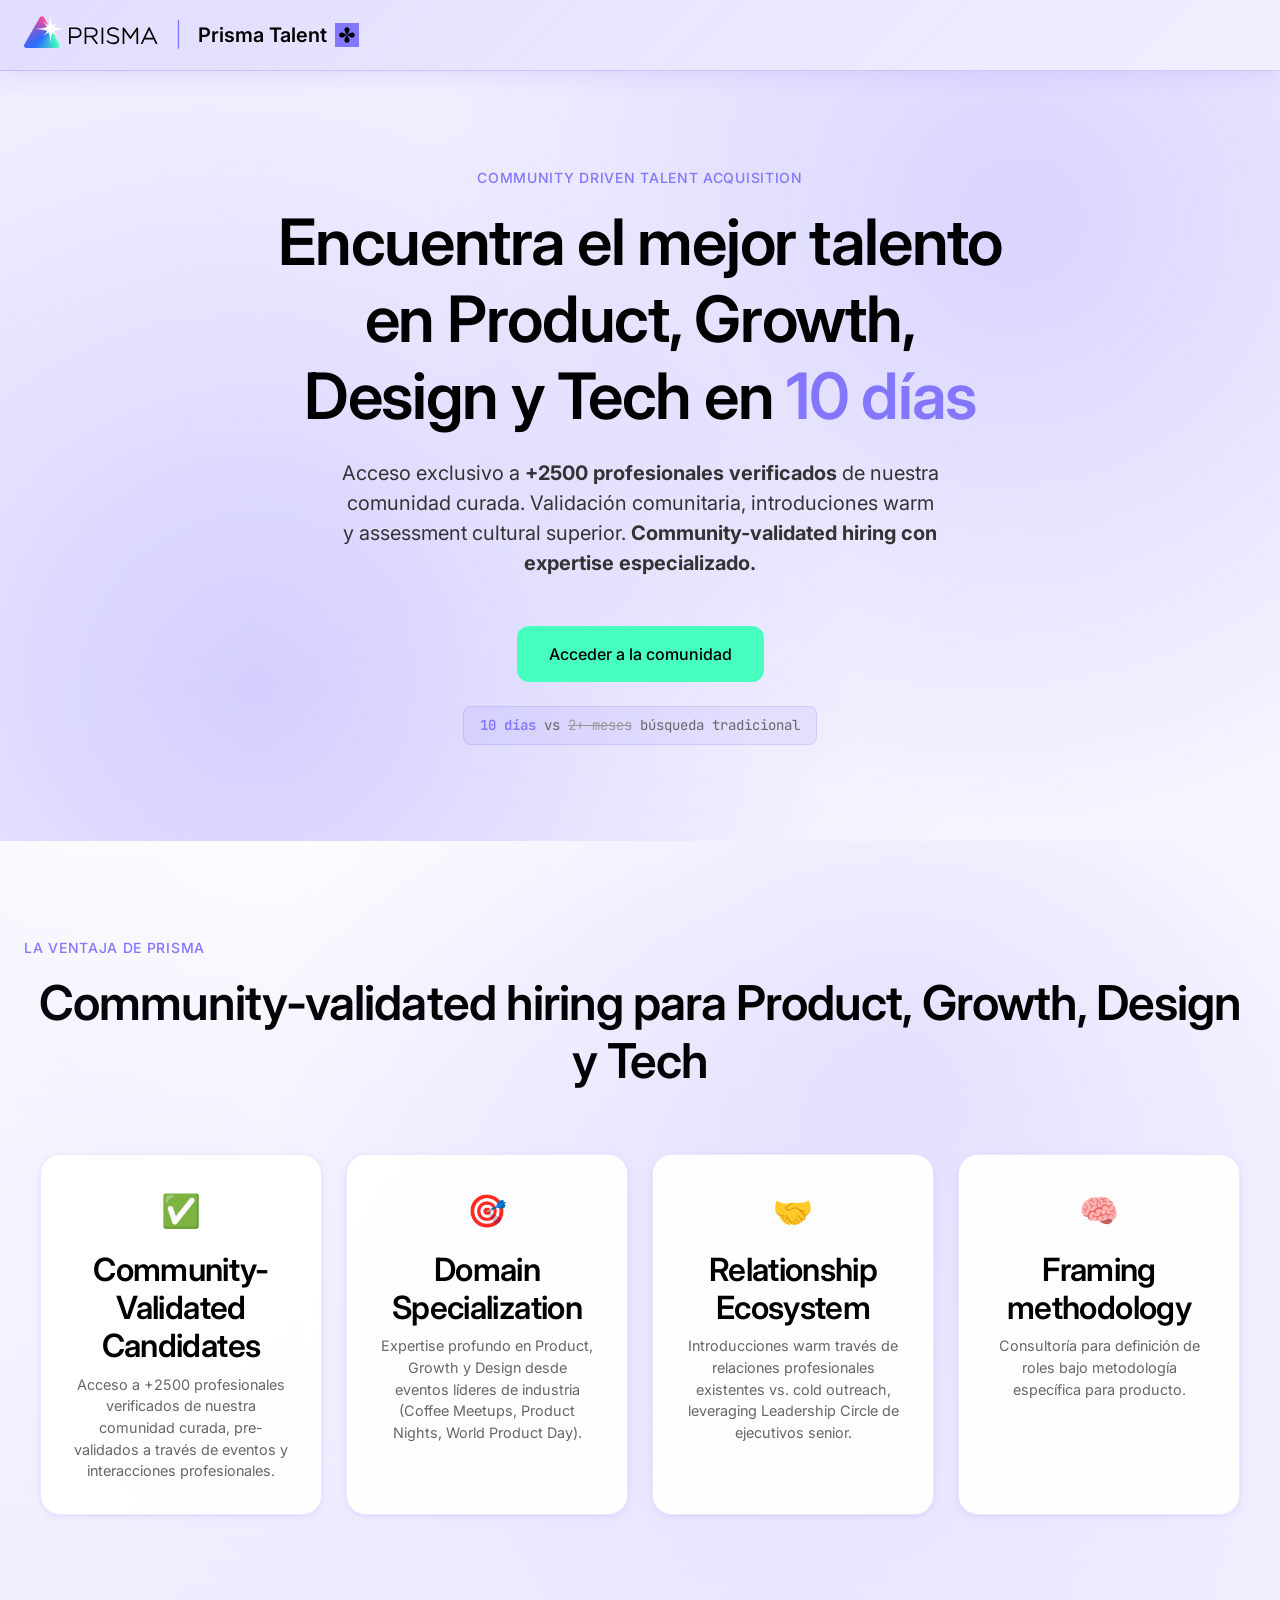
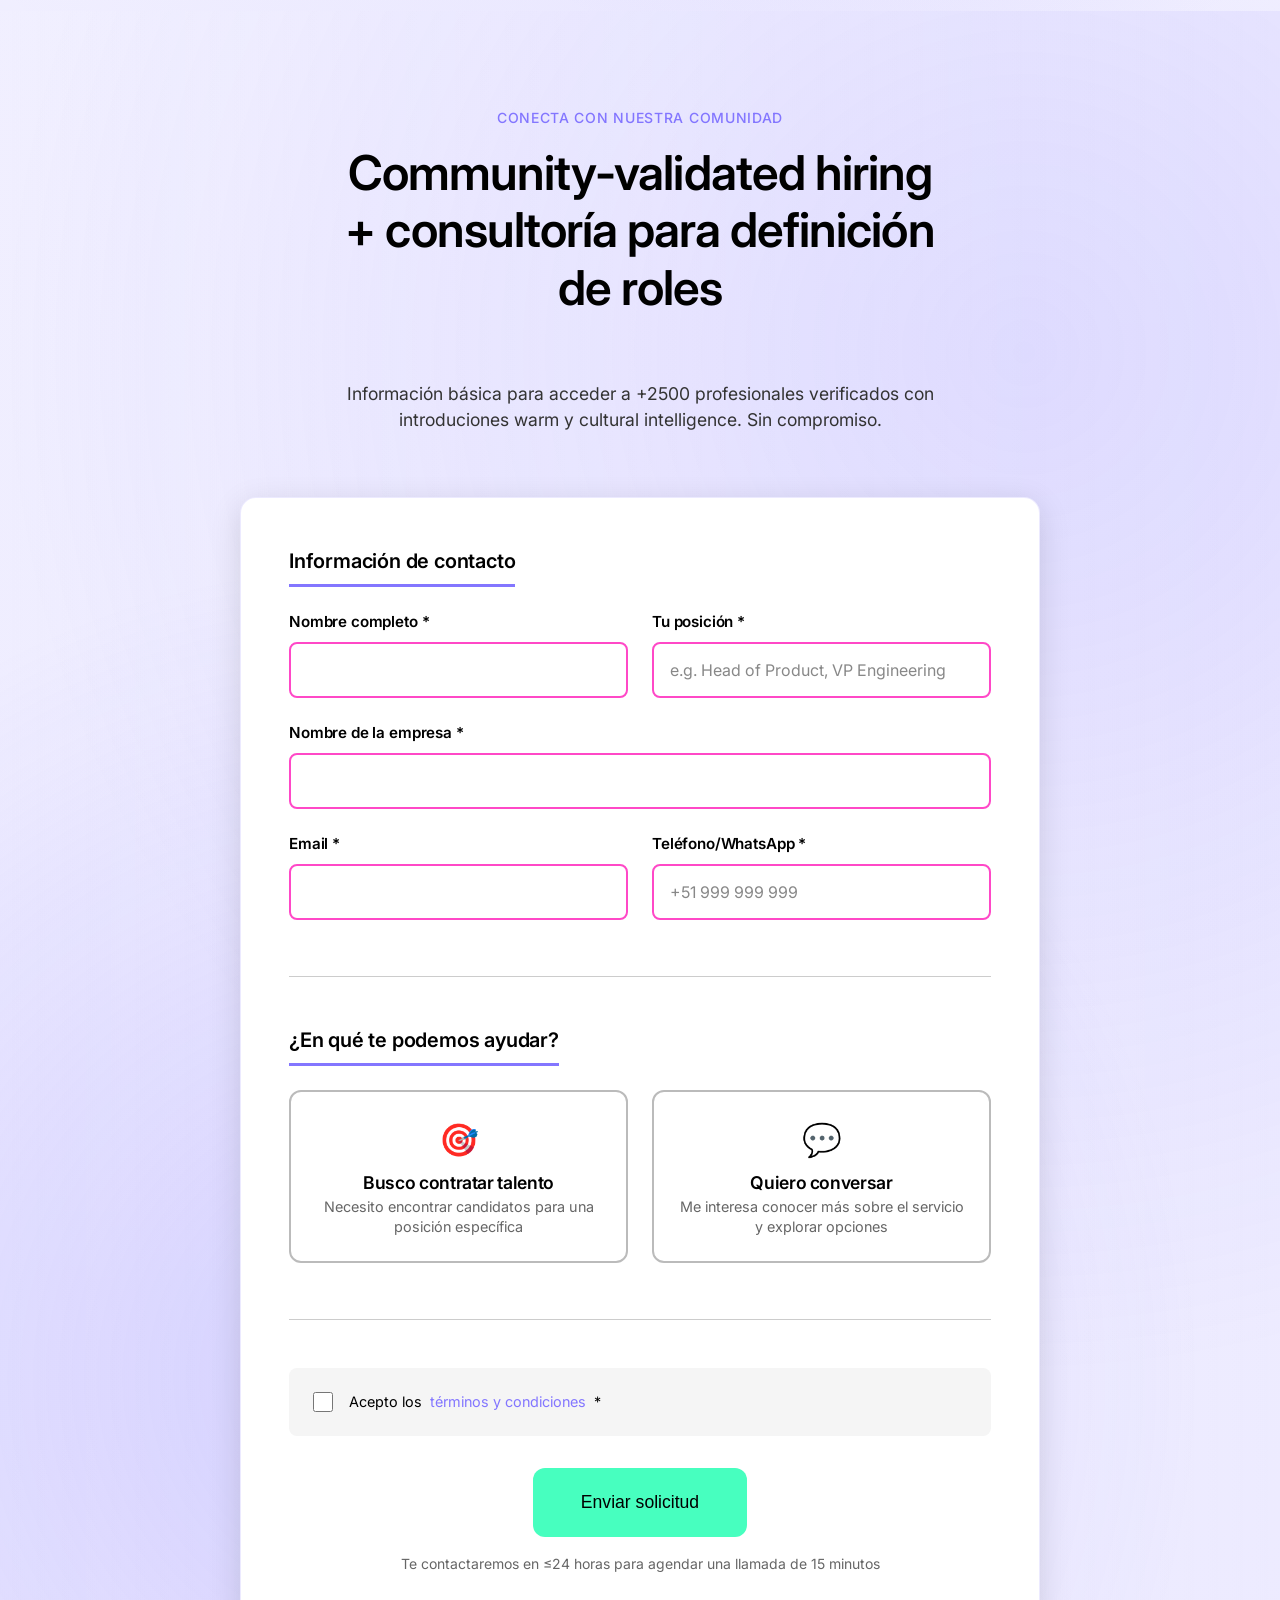
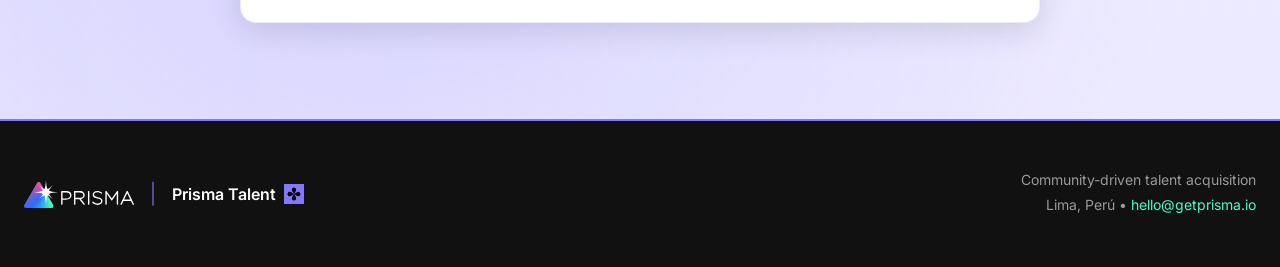
<file: 03-personal-professional-tools/talent-platform/index.html>
<!DOCTYPE html>
<html lang="es">
<head>
    <meta charset="UTF-8">
    <meta name="viewport" content="width=device-width, initial-scale=1.0">
    <title>Prisma Talent - Talento en Producto Validado por Comunidad</title>
    <meta name="description" content="3-5 candidatos prioritarios con evidencia entregados en ≤10 días laborales. Community-driven talent acquisition especializado en producto digital.">
    
    <!-- Open Graph / Facebook -->
    <meta property="og:type" content="website">
    <meta property="og:url" content="https://talent.getprisma.io/">
    <meta property="og:title" content="Prisma Talent - Talento en Producto Validado por Comunidad">
    <meta property="og:description" content="3-5 candidatos prioritarios con evidencia entregados en ≤10 días laborales. Community-driven talent acquisition especializado en producto digital.">
    <meta property="og:image" content="https://talent.getprisma.io/assets/ogtalent.jpeg">
    <meta property="og:image:secure_url" content="https://talent.getprisma.io/assets/ogtalent.jpeg">
    <meta property="og:image:type" content="image/jpeg">
    <meta property="og:image:alt" content="Prisma Talent - Community-driven talent acquisition">
    <meta property="og:image:width" content="1200">
    <meta property="og:image:height" content="630">
    
    <!-- WhatsApp specific -->
    <meta property="og:image:url" content="https://talent.getprisma.io/assets/ogtalent.jpeg">
    <link rel="image_src" href="https://talent.getprisma.io/assets/ogtalent.jpeg">
    
    <!-- Twitter -->
    <meta property="twitter:card" content="summary_large_image">
    <meta property="twitter:url" content="https://talent.getprisma.io/">
    <meta property="twitter:title" content="Prisma Talent - Talento en Producto Validado por Comunidad">
    <meta property="twitter:description" content="3-5 candidatos prioritarios con evidencia entregados en ≤10 días laborales. Community-driven talent acquisition especializado en producto digital.">
    <meta property="twitter:image" content="https://talent.getprisma.io/assets/ogtalent.jpeg">
    <meta property="twitter:image:alt" content="Prisma Talent - Community-driven talent acquisition">
    
    <link rel="preconnect" href="https://fonts.googleapis.com">
    <link rel="preconnect" href="https://fonts.gstatic.com" crossorigin>
    <link href="https://fonts.googleapis.com/css2?family=Inter:wght@300;400;500;600;700&family=JetBrains+Mono:wght@400;500&display=swap" rel="stylesheet">
    <link rel="icon" type="image/svg+xml" href="/assets/prisma-favikon.svg">
    <link rel="stylesheet" href="/03-personal-professional-tools/talent-platform/styles.css">
</head>
<body>
    <!-- Header -->
    <header class="header">
        <div class="container">
            <div class="nav">
                <div class="logo-container">
                    <a href="https://saas.getprisma.io">
                        <img src="../../00-shared-resources/brand-guidelines/logo-4wtbg.svg" alt="Prisma" class="logo-prisma">
                    </a>
                    <span class="logo-separator">|</span>
                    <div class="logo-talent">
                        <span class="logo-text">Prisma Talent</span>
                        <img src="../../assets/trebol-lilac.svg" alt="Trébol" class="logo-trebol">
                    </div>
                </div>
            </div>
        </div>
    </header>

    <!-- Hero Section -->
    <section class="hero">
        <div class="container">
            <div class="hero-content">
                <div class="section-label">COMMUNITY DRIVEN TALENT ACQUISITION</div>
                <h1 class="hero-title">
                    Encuentra el mejor talento en Product, Growth, Design y Tech en <span class="highlight">10 días</span>
                </h1>
                <p class="hero-subtitle">
                    Acceso exclusivo a <strong>+2500 profesionales verificados</strong> de nuestra comunidad curada. Validación comunitaria, introduciones warm y assessment cultural superior.
                    <strong>Community-validated hiring con expertise especializado.</strong>
                </p>
                <div class="hero-cta">
                    <a href="#talent-request" class="btn-primary">Acceder a la comunidad</a>
                    <div class="hero-metrics">
                        <span class="metric">10 días</span> vs <span class="metric-comparison">2+ meses</span> búsqueda tradicional
                    </div>
                </div>
            </div>
        </div>
    </section>

    <!-- Value Proposition -->
    <section class="value-prop">
        <div class="container">
            <div class="section-label">LA VENTAJA DE PRISMA</div>
            <h2 class="section-title">Community-validated hiring para Product, Growth, Design y Tech</h2>
            
            <div class="benefits-grid">
                <div class="benefit-card">
                    <div class="benefit-icon">✅</div>
                    <h3>Community-Validated Candidates</h3>
                    <p>Acceso a +2500 profesionales verificados de nuestra comunidad curada, pre-validados a través de eventos y interacciones profesionales.</p>
                </div>
                
                <div class="benefit-card">
                    <div class="benefit-icon">🎯</div>
                    <h3>Domain Specialization</h3>
                    <p>Expertise profundo en Product, Growth y Design desde eventos líderes de industria (Coffee Meetups, Product Nights, World Product Day).</p>
                </div>
                
                <div class="benefit-card">
                    <div class="benefit-icon">🤝</div>
                    <h3>Relationship Ecosystem</h3>
                    <p>Introducciones warm través de relaciones profesionales existentes vs. cold outreach, leveraging Leadership Circle de ejecutivos senior.</p>
                </div>
                
                <div class="benefit-card">
                    <div class="benefit-icon">🧠</div>
                    <h3>Framing methodology</h3>
                    <p>Consultoría para definición de roles bajo metodología específica para producto.</p>
                </div>
            </div>
        </div>
    </section>

    <!-- Talent Request Form -->
    <section id="talent-request" class="form-section">
        <div class="container">
            <div class="form-header">
                <div class="section-label">CONECTA CON NUESTRA COMUNIDAD</div>
                <h2 class="section-title">Community-validated hiring + consultoría para definición de roles</h2>
                <p class="section-subtitle">Información básica para acceder a +2500 profesionales verificados con introduciones warm y cultural intelligence. Sin compromiso.</p>
            </div>

            <form class="talent-form" id="talentRequestForm" action="#" method="POST">
                <!-- Step 1: Lead Information -->
                <fieldset class="form-section-group" id="leadInfoSection">
                    <legend class="form-section-title">Información de contacto</legend>
                    
                    <div class="form-row">
                        <div class="form-group">
                            <label for="contact_name" class="form-label">Nombre completo *</label>
                            <input type="text" id="contact_name" name="contact_name" class="form-input" required>
                        </div>

                        <div class="form-group">
                            <label for="position" class="form-label">Tu posición *</label>
                            <input type="text" id="position" name="position" class="form-input" placeholder="e.g. Head of Product, VP Engineering" required>
                        </div>
                    </div>

                    <div class="form-group">
                        <label for="company_name" class="form-label">Nombre de la empresa *</label>
                        <input type="text" id="company_name" name="company_name" class="form-input" required>
                    </div>

                    <div class="form-row">
                        <div class="form-group">
                            <label for="contact_email" class="form-label">Email *</label>
                            <input type="email" id="contact_email" name="contact_email" class="form-input" required>
                        </div>

                        <div class="form-group">
                            <label for="contact_phone" class="form-label">Teléfono/WhatsApp *</label>
                            <input type="tel" id="contact_phone" name="contact_phone" class="form-input" placeholder="+51 999 999 999" required>
                        </div>
                    </div>
                </fieldset>

                <!-- Step 2: Intent Qualification -->
                <fieldset class="form-section-group" id="intentSection">
                    <legend class="form-section-title">¿En qué te podemos ayudar?</legend>
                    
                    <div class="form-group">
                        <div class="intent-options">
                            <label class="intent-option">
                                <input type="radio" name="intent" value="hiring" id="intent_hiring" required>
                                <div class="intent-card">
                                    <div class="intent-icon">🎯</div>
                                    <h4>Busco contratar talento</h4>
                                    <p>Necesito encontrar candidatos para una posición específica</p>
                                </div>
                            </label>

                            <label class="intent-option">
                                <input type="radio" name="intent" value="conversation" id="intent_conversation" required>
                                <div class="intent-card">
                                    <div class="intent-icon">💬</div>
                                    <h4>Quiero conversar</h4>
                                    <p>Me interesa conocer más sobre el servicio y explorar opciones</p>
                                </div>
                            </label>
                        </div>
                    </div>
                </fieldset>

                <!-- Step 3: Position Details (Conditional) -->
                <fieldset class="form-section-group" id="positionSection" style="display: none;">
                    <legend class="form-section-title">Detalles de la posición</legend>
                    
                    <div class="form-row">
                        <div class="form-group">
                            <label for="role_title" class="form-label">Título del rol *</label>
                            <input type="text" id="role_title" name="role_title" class="form-input" placeholder="e.g. Senior Product Manager">
                        </div>

                        <div class="form-group">
                            <label for="role_type" class="form-label">Tipo de rol *</label>
                            <select id="role_type" name="role_type" class="form-select">
                                <option value="">Seleccionar</option>
                                <option value="Product Manager">Product Manager</option>
                                <option value="Growth Manager">Growth Manager</option>
                                <option value="Product Designer">Product Designer</option>
                                <option value="Engineering Manager">Engineering Manager</option>
                                <option value="Data/Analytics">Data/Analytics</option>
                                <option value="Otro">Otro</option>
                            </select>
                        </div>
                    </div>

                    <div class="form-row">
                        <div class="form-group">
                            <label for="level" class="form-label">Nivel de seniority *</label>
                            <select id="level" name="level" class="form-select">
                                <option value="">Seleccionar</option>
                                <option value="Mid-level (3-5 años)">Mid-level (3-5 años)</option>
                                <option value="Senior (5-8 años)">Senior (5-8 años)</option>
                                <option value="Lead/Staff (8+ años)">Lead/Staff (8+ años)</option>
                                <option value="Director+ (10+ años)">Director+ (10+ años)</option>
                            </select>
                        </div>

                        <div class="form-group">
                            <label for="work_mode" class="form-label">Modalidad *</label>
                            <select id="work_mode" name="work_mode" class="form-select">
                                <option value="">Seleccionar</option>
                                <option value="Presencial">Presencial</option>
                                <option value="Híbrido">Híbrido</option>
                                <option value="Remoto">Remoto</option>
                            </select>
                        </div>
                    </div>

                    <div class="form-group">
                        <label class="form-label">¿Para cuándo necesitas el candidato? *</label>
                        <div class="urgency-toggle">
                            <label class="toggle-option">
                                <input type="radio" name="urgency" value="ASAP" id="urgency_asap">
                                <span class="toggle-label">ASAP (2-3 semanas)</span>
                            </label>
                            <label class="toggle-option">
                                <input type="radio" name="urgency" value="Standard" id="urgency_standard">
                                <span class="toggle-label">Estándar (1-2 meses)</span>
                            </label>
                            <label class="toggle-option">
                                <input type="radio" name="urgency" value="Flexible" id="urgency_flexible">
                                <span class="toggle-label">Flexible (2+ meses)</span>
                            </label>
                        </div>
                    </div>
                </fieldset>

                <!-- Legal -->
                <div class="form-agreement">
                    <label class="checkbox-label">
                        <input type="checkbox" id="terms_acceptance" name="terms_acceptance" required>
                        <span class="checkmark"></span>
                        Acepto los <a href="terminos.html" target="_blank">términos y condiciones</a> *
                    </label>
                </div>

                <!-- Submit -->
                <div class="form-submit">
                    <button type="submit" class="btn-primary btn-large" id="submitBtn">
                        <span class="btn-text">Enviar solicitud</span>
                        <span class="btn-loading" style="display: none;">Enviando...</span>
                    </button>
                    <p class="form-note">Te contactaremos en ≤24 horas para agendar una llamada de 15 minutos</p>
                </div>
            </form>
        </div>
    </section>

    <!-- Footer -->
    <footer class="footer">
        <div class="container">
            <div class="footer-content">
                <div class="footer-logo">
                    <img src="../../00-shared-resources/brand-guidelines/logo-4dkbg.svg" alt="Prisma" class="footer-logo-prisma">
                    <span class="footer-logo-separator">|</span>
                    <div class="footer-logo-talent">
                        <span class="footer-logo-text">Prisma Talent</span>
                        <img src="../../assets/trebol-lilac.svg" alt="Trébol" class="footer-logo-icon">
                    </div>
                </div>
                <div class="footer-info">
                    <p>Community-driven talent acquisition</p>
                    <p>Lima, Perú • <a href="mailto:hello@getprisma.io">hello@getprisma.io</a></p>
                </div>
            </div>
        </div>
    </footer>

    <script src="/03-personal-professional-tools/talent-platform/script.js"></script>
</body>
</html>
</file>
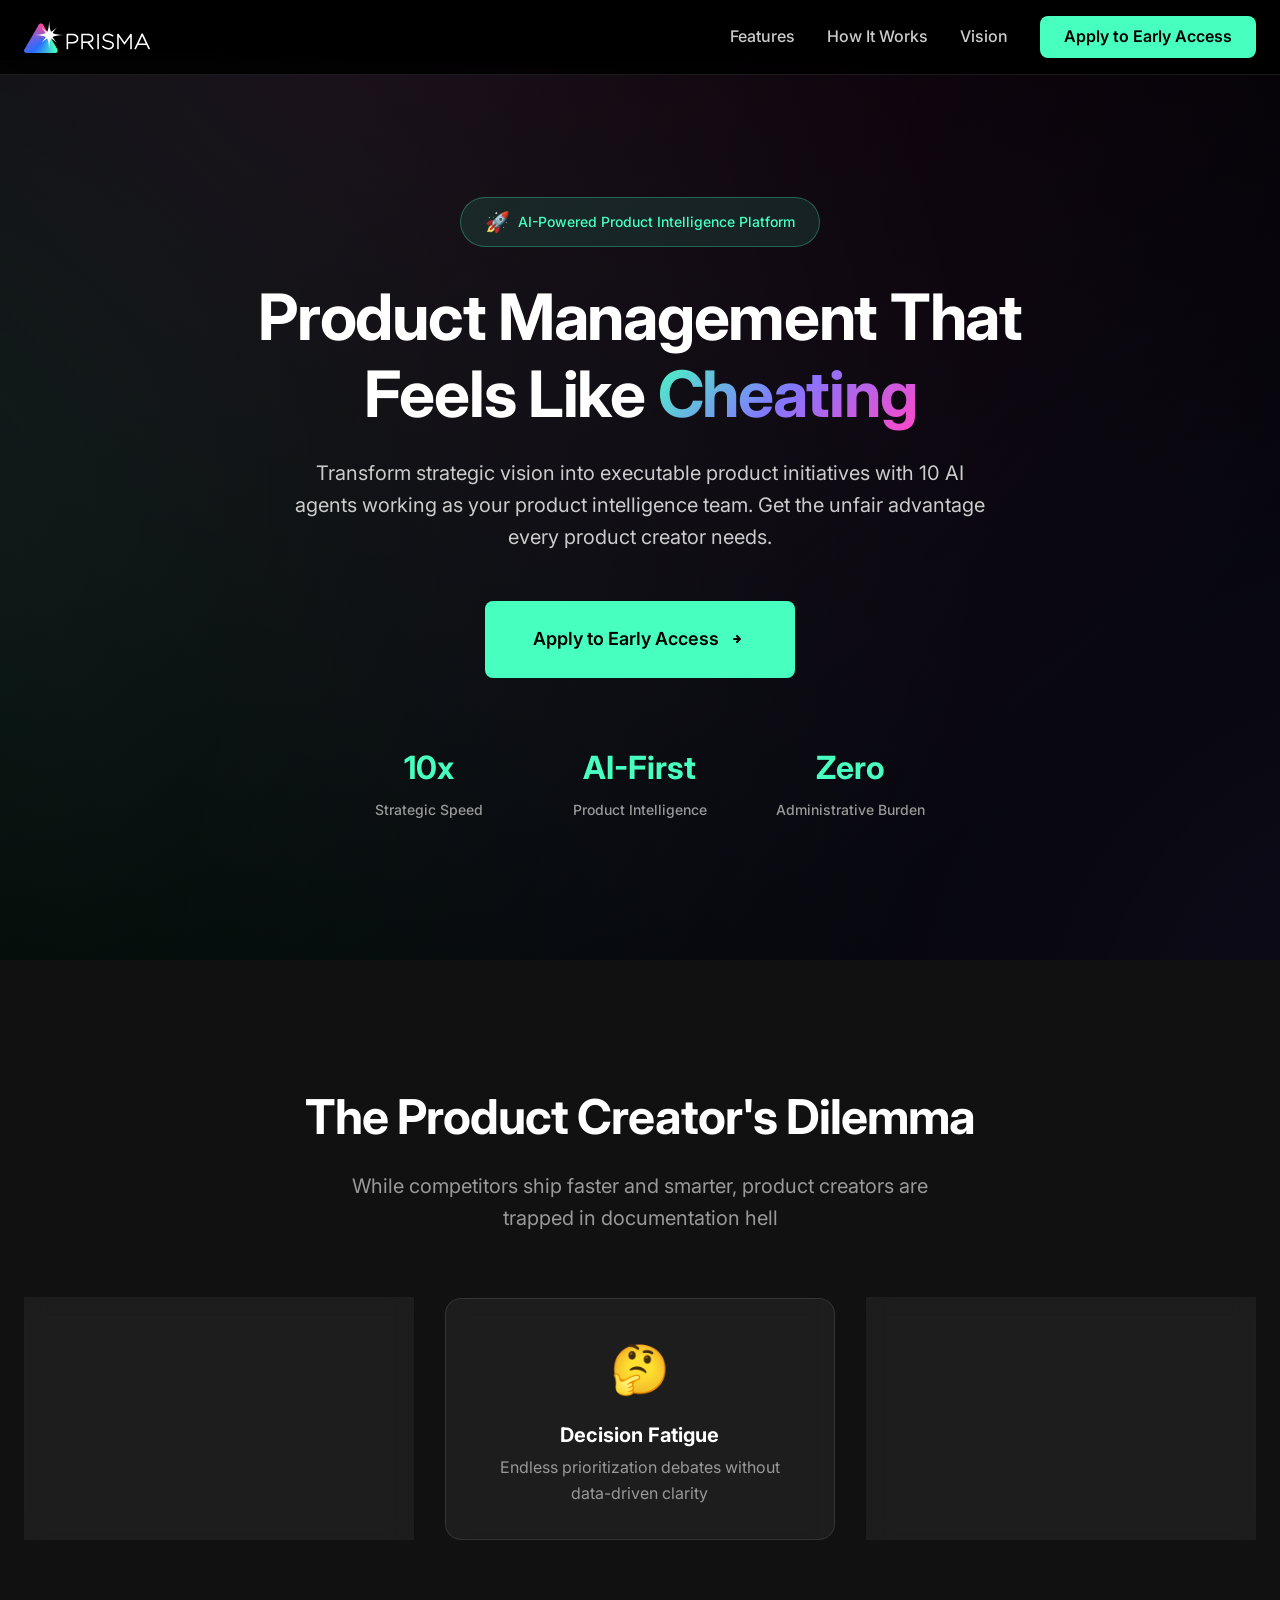
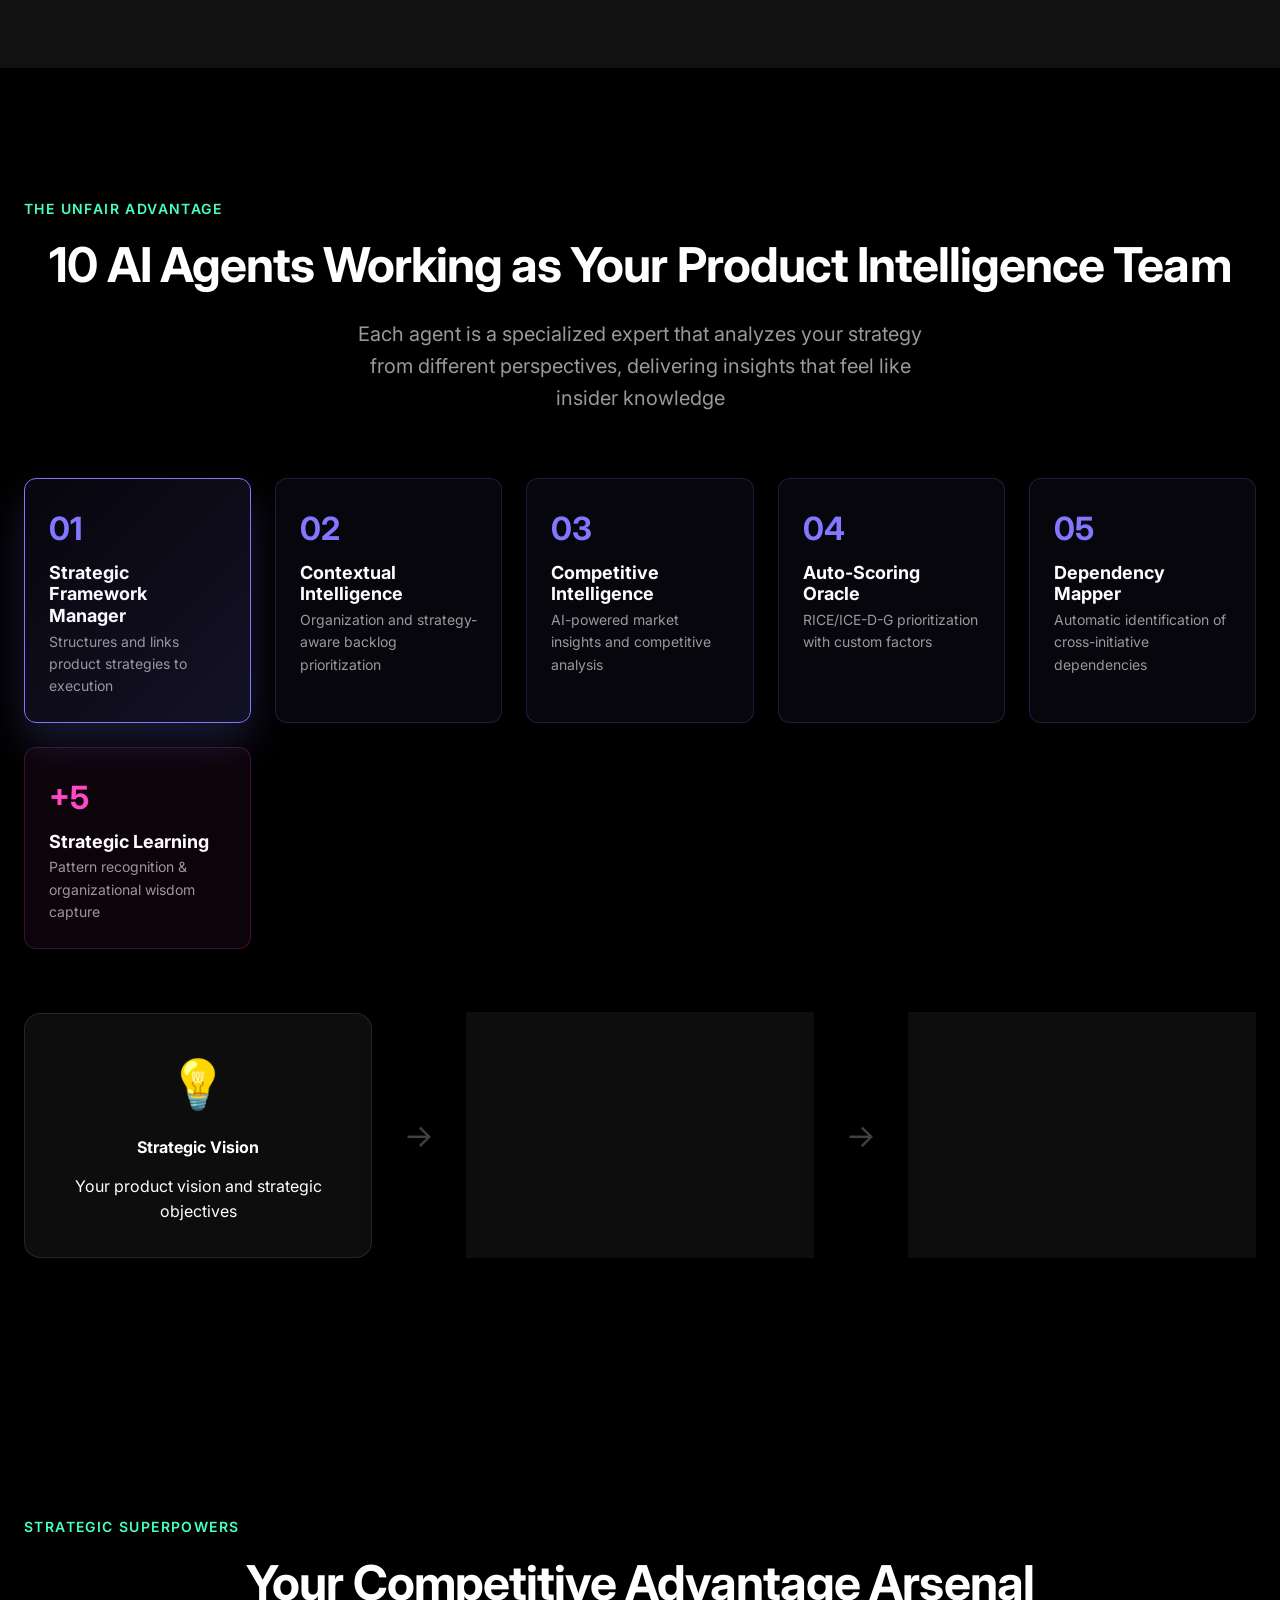
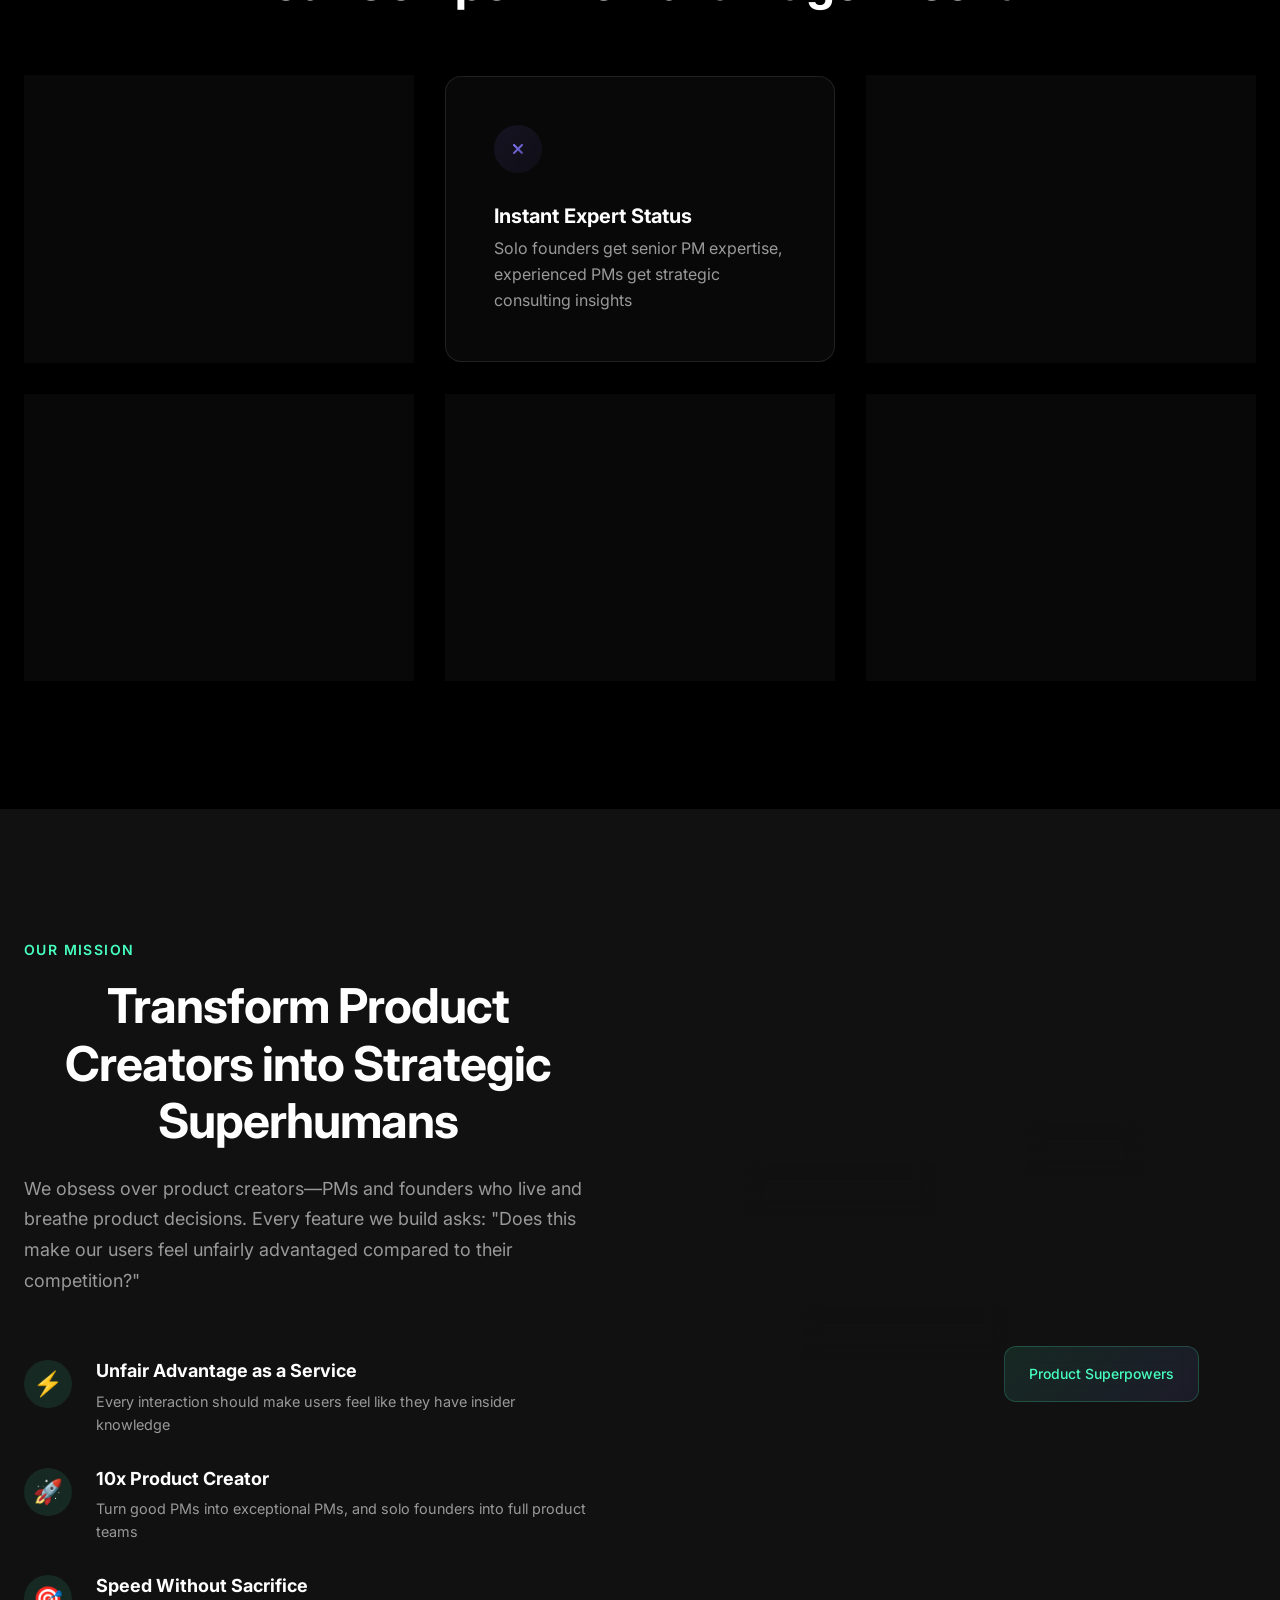
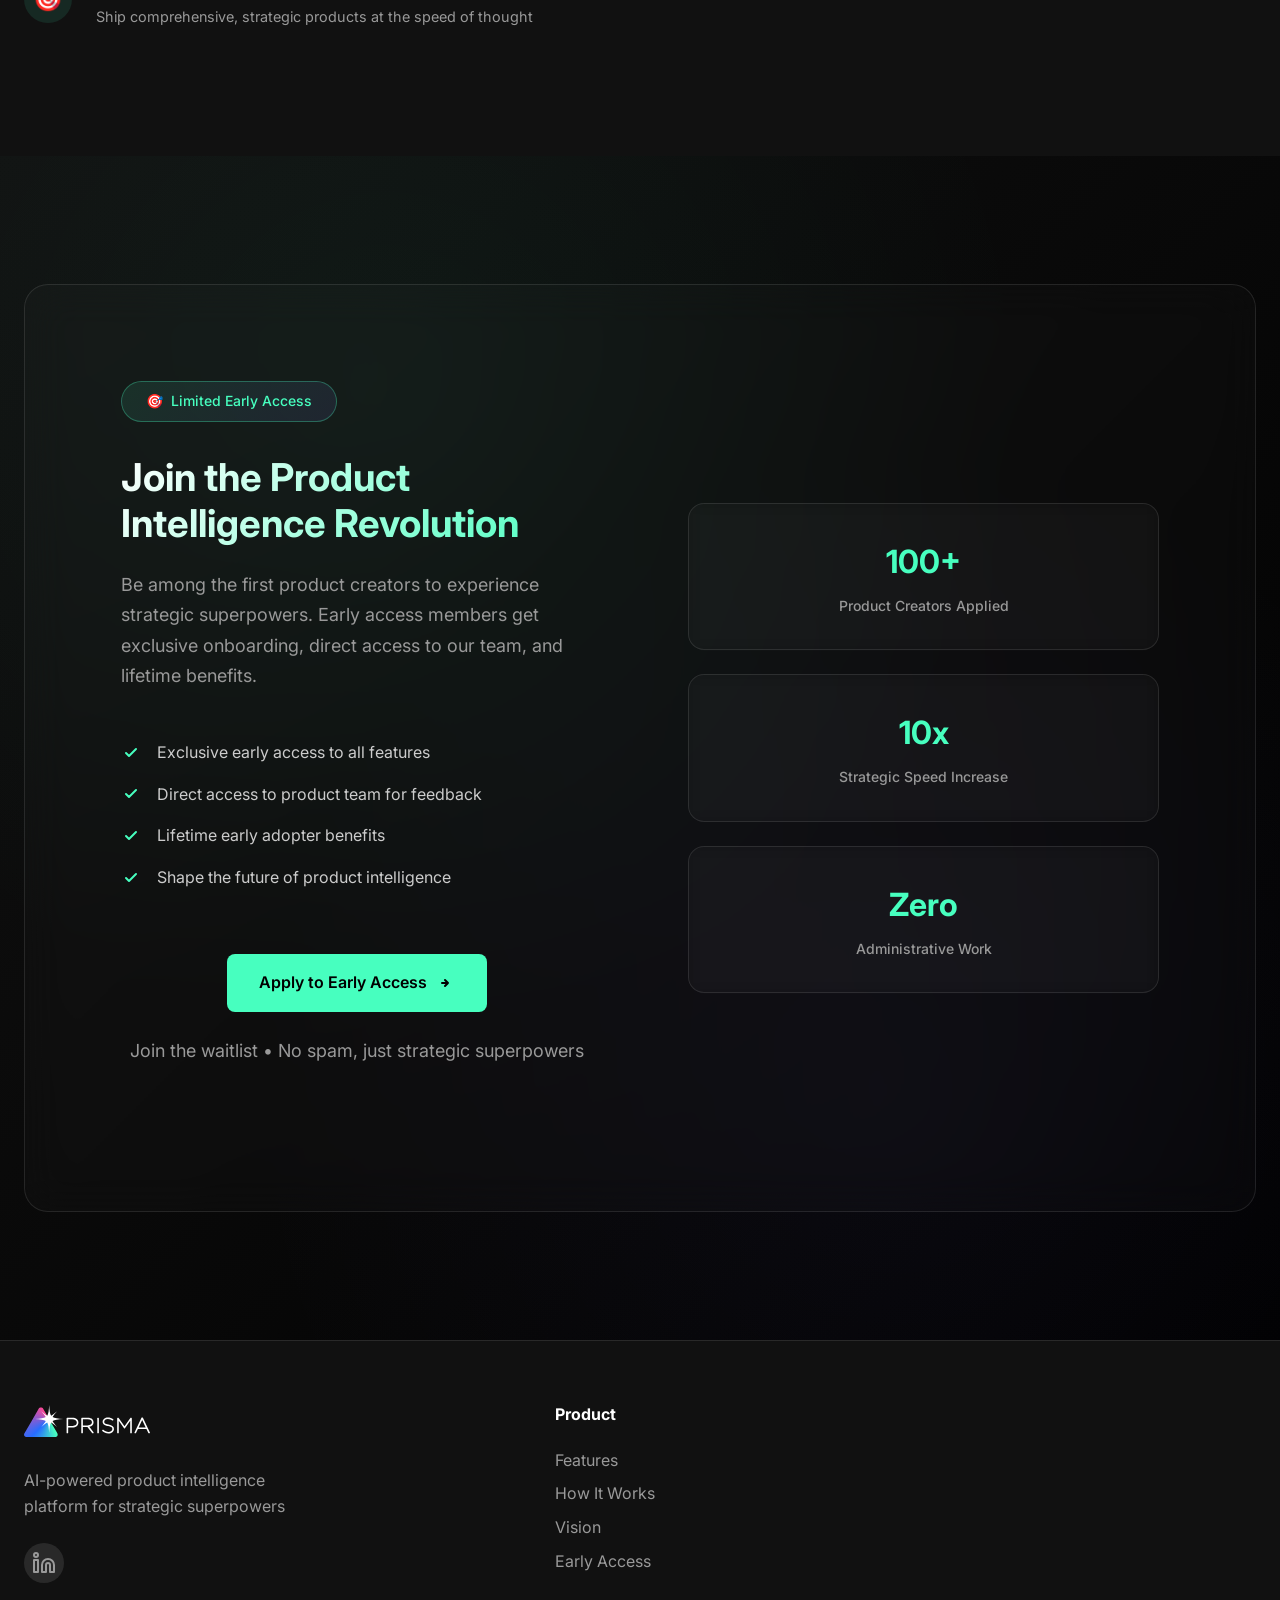
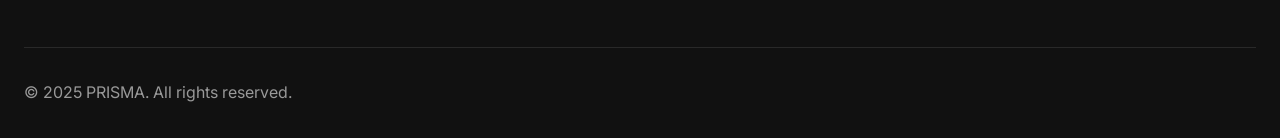
<file: 01-saas-product/app/homepage.html>
<!DOCTYPE html>
<html lang="en">
<head>
    <meta charset="UTF-8">
    <meta name="viewport" content="width=device-width, initial-scale=1.0">
    <!-- SEO Meta Tags -->
    <meta name="description" content="PRISMA - AI-powered product intelligence platform with 10 specialized agents that transform strategic vision into executable product initiatives. Get the unfair advantage every product creator needs.">
    <meta name="keywords" content="AI product management, PRD automation, product intelligence, strategic planning, competitive advantage, AI agents, product strategy, startup tools, PM tools, product development">
    <meta name="author" content="PRISMA">
    <meta name="robots" content="index, follow">
    <meta name="language" content="English">
    <meta name="revisit-after" content="7 days">
    
    <!-- Open Graph / Facebook -->
    <meta property="og:type" content="website">
    <meta property="og:site_name" content="PRISMA">
    <meta property="og:title" content="PRISMA - AI-Powered Product Intelligence Platform">
    <meta property="og:description" content="Transform strategic vision into executable product initiatives with 10 AI agents working as your product intelligence team. It feels like cheating compared to how product management used to work.">
    <meta property="og:image" content="./prisma-og-image.jpg">
    <meta property="og:image:alt" content="PRISMA - AI-Powered Product Intelligence Platform with 10 AI Agents">
    <meta property="og:image:width" content="1200">
    <meta property="og:image:height" content="630">
    <meta property="og:url" content="https://app.getprisma.io">
    <meta property="og:locale" content="en_US">
    
    <!-- Twitter Card -->
    <meta name="twitter:card" content="summary_large_image">
    <meta name="twitter:site" content="@prisma_latam">
    <meta name="twitter:creator" content="@prisma_latam">
    <meta name="twitter:title" content="PRISMA - AI-Powered Product Intelligence Platform">
    <meta name="twitter:description" content="10 AI agents working as your product intelligence team. Transform strategic vision into executable product initiatives. Get the unfair advantage every product creator needs.">
    <meta name="twitter:image" content="./prisma-og-image.jpg">
    <meta name="twitter:image:alt" content="PRISMA - AI-Powered Product Intelligence Platform">
    
    <!-- Additional Social Meta -->
    <meta property="article:author" content="PRISMA">
    <meta property="article:publisher" content="https://www.linkedin.com/company/prisma-latam/">
    
    <!-- Schema.org JSON-LD -->
    <script type="application/ld+json">
    {
      "@context": "https://schema.org",
      "@type": "SoftwareApplication",
      "name": "PRISMA",
      "description": "AI-powered product intelligence platform with 10 specialized agents that transform strategic vision into executable product initiatives",
      "url": "https://app.getprisma.io",
      "logo": "./logo-4dkbg.svg",
      "image": "./prisma-og-image.jpg",
      "applicationCategory": "BusinessApplication",
      "operatingSystem": "Web Browser",
      "offers": {
        "@type": "Offer",
        "price": "0",
        "priceCurrency": "USD",
        "availability": "https://schema.org/InStock"
      },
      "creator": {
        "@type": "Organization",
        "name": "PRISMA",
        "url": "https://www.linkedin.com/company/prisma-latam/"
      },
      "audience": {
        "@type": "Audience",
        "audienceType": "Product Managers, Founders, Startup Teams"
      }
    }
    </script>
    <title>PRISMA - AI-Powered Product Intelligence Platform | Strategic Superpowers for Product Creators</title>
    
    <!-- Fonts -->
    <link rel="preconnect" href="https://fonts.googleapis.com">
    <link rel="preconnect" href="https://fonts.gstatic.com" crossorigin>
    <link href="https://fonts.googleapis.com/css2?family=Inter:wght@300;400;500;600;700&family=JetBrains+Mono:wght@400;500&display=swap" rel="stylesheet">
    
    <!-- Styles -->
    <link rel="stylesheet" href="styles.css">
    
    <!-- Favicon -->
    <link rel="icon" type="image/svg+xml" href="./prisma-favikon.svg">
    <link rel="alternate icon" href="./favicon.png">
    <link rel="apple-touch-icon" href="./favicon.png">
    <meta name="theme-color" content="#1B1B1B">
</head>
<body>
    <!-- Navigation -->
    <nav class="nav" role="navigation" aria-label="Main navigation">
        <div class="container">
            <div class="nav-wrapper">
                <a href="/" class="logo" aria-label="PRISMA home">
                    <img src="./logo-4dkbg.svg" alt="PRISMA" height="32">
                </a>
                <div class="nav-menu">
                    <a href="#features" class="nav-link">Features</a>
                    <a href="#how-it-works" class="nav-link">How It Works</a>
                    <a href="#vision" class="nav-link">Vision</a>
                    <a href="https://app.getprisma.io/waitlist?utm_source=homepage&utm_medium=website&utm_campaign=early_access_2025&utm_content=nav_cta" class="nav-link nav-cta">Apply to Early Access</a>
                </div>
                <button class="mobile-menu-toggle" aria-label="Toggle menu">
                    <span></span>
                    <span></span>
                    <span></span>
                </button>
            </div>
        </div>
    </nav>

    <!-- Hero Section -->
    <section class="hero" role="banner">
        <div class="hero-bg">
            <div class="hero-gradient"></div>
            <div class="hero-particles"></div>
        </div>
        <div class="container">
            <div class="hero-content">
                <div class="hero-badge">
                    <span class="badge-icon">🚀</span>
                    <span>AI-Powered Product Intelligence Platform</span>
                </div>
                <h1 class="hero-title">
                    Product Management That Feels Like <span class="gradient-text">Cheating</span>
                </h1>
                <p class="hero-subtitle">
                    Transform strategic vision into executable product initiatives with 10 AI agents working as your product intelligence team. Get the unfair advantage every product creator needs.
                </p>
                <div class="hero-cta">
                    <a href="https://app.getprisma.io/waitlist?utm_source=homepage&utm_medium=website&utm_campaign=early_access_2025&utm_content=hero_cta" class="btn btn-primary btn-large" data-action="apply-early-access">
                        Apply to Early Access
                        <svg class="btn-icon" width="20" height="20" viewBox="0 0 20 20" fill="none">
                            <path d="M7 10H13M13 10L10 7M13 10L10 13" stroke="currentColor" stroke-width="2" stroke-linecap="round" stroke-linejoin="round"/>
                        </svg>
                    </a>
                </div>
                <div class="hero-stats">
                    <div class="stat">
                        <span class="stat-value">10x</span>
                        <span class="stat-label">Strategic Speed</span>
                    </div>
                    <div class="stat">
                        <span class="stat-value">AI-First</span>
                        <span class="stat-label">Product Intelligence</span>
                    </div>
                    <div class="stat">
                        <span class="stat-value">Zero</span>
                        <span class="stat-label">Administrative Burden</span>
                    </div>
                </div>
            </div>
        </div>
    </section>

    <!-- Problem Section -->
    <section class="problem-section">
        <div class="container">
            <div class="section-header">
                <h2 class="section-title">The Product Creator's Dilemma</h2>
                <p class="section-subtitle">While competitors ship faster and smarter, product creators are trapped in documentation hell</p>
            </div>
            <div class="problem-grid">
                <div class="problem-card">
                    <div class="problem-icon">⏰</div>
                    <h3>Speed Penalty</h3>
                    <p>3-5 days to create PRDs while competitors ship features</p>
                </div>
                <div class="problem-card">
                    <div class="problem-icon">🤔</div>
                    <h3>Decision Fatigue</h3>
                    <p>Endless prioritization debates without data-driven clarity</p>
                </div>
                <div class="problem-card">
                    <div class="problem-icon">😵</div>
                    <h3>Strategic Blindness</h3>
                    <p>No AI assistant providing market intelligence and competitive insights</p>
                </div>
            </div>
        </div>
    </section>

    <!-- Solution Section -->
    <section class="solution-section" id="how-it-works">
        <div class="container">
            <div class="section-header">
                <span class="section-label">The Unfair Advantage</span>
                <h2 class="section-title">10 AI Agents Working as Your Product Intelligence Team</h2>
                <p class="section-subtitle">
                    Each agent is a specialized expert that analyzes your strategy from different perspectives, delivering insights that feel like insider knowledge
                </p>
            </div>
            <div class="agents-showcase">
                <div class="agent-card active" data-agent="1">
                    <div class="agent-number">01</div>
                    <h3>Strategic Framework Manager</h3>
                    <p>Structures and links product strategies to execution</p>
                </div>
                <div class="agent-card" data-agent="2">
                    <div class="agent-number">02</div>
                    <h3>Contextual Intelligence</h3>
                    <p>Organization and strategy-aware backlog prioritization</p>
                </div>
                <div class="agent-card" data-agent="3">
                    <div class="agent-number">03</div>
                    <h3>Competitive Intelligence</h3>
                    <p>AI-powered market insights and competitive analysis</p>
                </div>
                <div class="agent-card" data-agent="4">
                    <div class="agent-number">04</div>
                    <h3>Auto-Scoring Oracle</h3>
                    <p>RICE/ICE-D-G prioritization with custom factors</p>
                </div>
                <div class="agent-card" data-agent="5">
                    <div class="agent-number">05</div>
                    <h3>Dependency Mapper</h3>
                    <p>Automatic identification of cross-initiative dependencies</p>
                </div>
                <div class="agent-card more-agents">
                    <div class="agent-number">+5</div>
                    <h3>Strategic Learning</h3>
                    <p>Pattern recognition & organizational wisdom capture</p>
                </div>
            </div>
            <div class="process-visual">
                <div class="process-step">
                    <div class="step-icon">💡</div>
                    <h4>Strategic Vision</h4>
                    <p>Your product vision and strategic objectives</p>
                </div>
                <div class="process-arrow">→</div>
                <div class="process-step">
                    <div class="step-icon">🤖</div>
                    <h4>10 AI Agents</h4>
                    <p>Multi-agent analysis with strategic intelligence</p>
                </div>
                <div class="process-arrow">→</div>
                <div class="process-step">
                    <div class="step-icon">⚡</div>
                    <h4>Executable Initiatives</h4>
                    <p>Strategy-aligned PRDs with competitive advantage</p>
                </div>
            </div>
        </div>
    </section>

    <!-- Value Proposition Section -->
    <section class="features-section" id="features">
        <div class="container">
            <div class="section-header">
                <span class="section-label">Strategic Superpowers</span>
                <h2 class="section-title">Your Competitive Advantage Arsenal</h2>
            </div>
            <div class="features-grid">
                <div class="feature-card">
                    <div class="feature-icon">
                        <svg width="48" height="48" viewBox="0 0 48 48" fill="none">
                            <circle cx="24" cy="24" r="24" fill="url(#gradient1)" opacity="0.1"/>
                            <path d="M24 16V32M16 24H32" stroke="url(#gradient1)" stroke-width="2" stroke-linecap="round"/>
                        </svg>
                    </div>
                    <h3>Strategic Superpowers</h3>
                    <p>AI-powered strategic insights that make every decision feel like insider knowledge</p>
                </div>
                <div class="feature-card">
                    <div class="feature-icon">
                        <svg width="48" height="48" viewBox="0 0 48 48" fill="none">
                            <circle cx="24" cy="24" r="24" fill="url(#gradient2)" opacity="0.1"/>
                            <path d="M20 20L28 28M28 20L20 28" stroke="url(#gradient2)" stroke-width="2" stroke-linecap="round"/>
                        </svg>
                    </div>
                    <h3>Instant Expert Status</h3>
                    <p>Solo founders get senior PM expertise, experienced PMs get strategic consulting insights</p>
                </div>
                <div class="feature-card">
                    <div class="feature-icon">
                        <svg width="48" height="48" viewBox="0 0 48 48" fill="none">
                            <circle cx="24" cy="24" r="24" fill="url(#gradient3)" opacity="0.1"/>
                            <circle cx="24" cy="24" r="8" stroke="url(#gradient3)" stroke-width="2"/>
                        </svg>
                    </div>
                    <h3>Competitive Time Travel</h3>
                    <p>See what competitors are missing and capture opportunities before they do</p>
                </div>
                <div class="feature-card">
                    <div class="feature-icon">
                        <svg width="48" height="48" viewBox="0 0 48 48" fill="none">
                            <circle cx="24" cy="24" r="24" fill="url(#gradient1)" opacity="0.1"/>
                            <rect x="16" y="16" width="16" height="16" stroke="url(#gradient1)" stroke-width="2"/>
                        </svg>
                    </div>
                    <h3>Zero Administrative Burden</h3>
                    <p>Generate comprehensive PRDs, strategies, and priorities without manual work</p>
                </div>
                <div class="feature-card">
                    <div class="feature-icon">
                        <svg width="48" height="48" viewBox="0 0 48 48" fill="none">
                            <circle cx="24" cy="24" r="24" fill="url(#gradient2)" opacity="0.1"/>
                            <path d="M16 24L20 28L28 20" stroke="url(#gradient2)" stroke-width="2" stroke-linecap="round" stroke-linejoin="round"/>
                        </svg>
                    </div>
                    <h3>Prophetic Product Intuition</h3>
                    <p>AI predicts market opportunities and strategic gaps before they become obvious</p>
                </div>
                <div class="feature-card">
                    <div class="feature-icon">
                        <svg width="48" height="48" viewBox="0 0 48 48" fill="none">
                            <circle cx="24" cy="24" r="24" fill="url(#gradient3)" opacity="0.1"/>
                            <path d="M24 16L16 24L24 32L32 24L24 16Z" stroke="url(#gradient3)" stroke-width="2" stroke-linejoin="round"/>
                        </svg>
                    </div>
                    <h3>One-Person Product Army</h3>
                    <p>Individual contributors perform like full product teams</p>
                </div>
            </div>
        </div>
    </section>

    <!-- Vision Section -->
    <section class="vision-section" id="vision">
        <div class="container">
            <div class="vision-content">
                <div class="vision-text">
                    <span class="section-label">Our Mission</span>
                    <h2 class="section-title">Transform Product Creators into Strategic Superhumans</h2>
                    <p class="vision-description">
                        We obsess over product creators—PMs and founders who live and breathe product decisions. 
                        Every feature we build asks: "Does this make our users feel unfairly advantaged compared to their competition?"
                    </p>
                    <div class="vision-principles">
                        <div class="principle">
                            <div class="principle-icon">⚡</div>
                            <div>
                                <h4>Unfair Advantage as a Service</h4>
                                <p>Every interaction should make users feel like they have insider knowledge</p>
                            </div>
                        </div>
                        <div class="principle">
                            <div class="principle-icon">🚀</div>
                            <div>
                                <h4>10x Product Creator</h4>
                                <p>Turn good PMs into exceptional PMs, and solo founders into full product teams</p>
                            </div>
                        </div>
                        <div class="principle">
                            <div class="principle-icon">🎯</div>
                            <div>
                                <h4>Speed Without Sacrifice</h4>
                                <p>Ship comprehensive, strategic products at the speed of thought</p>
                            </div>
                        </div>
                    </div>
                </div>
                <div class="vision-visual">
                    <div class="floating-elements">
                        <div class="float-element element-1">Strategic Intelligence</div>
                        <div class="float-element element-2">AI Agents</div>
                        <div class="float-element element-3">Competitive Advantage</div>
                        <div class="float-element element-4">Product Superpowers</div>
                    </div>
                </div>
            </div>
        </div>
    </section>

    <!-- Early Access CTA Section -->
    <section class="early-access-section" id="early-access">
        <div class="container">
            <div class="early-access-card">
                <div class="early-access-content">
                    <div class="early-access-badge">
                        <span>🎯</span>
                        <span>Limited Early Access</span>
                    </div>
                    <h2>Join the Product Intelligence Revolution</h2>
                    <p>
                        Be among the first product creators to experience strategic superpowers. 
                        Early access members get exclusive onboarding, direct access to our team, and lifetime benefits.
                    </p>
                    <div class="early-access-benefits">
                        <div class="benefit">
                            <svg class="check-icon" width="20" height="20" viewBox="0 0 20 20" fill="none">
                                <path d="M5 10L8 13L15 6" stroke="#47FFBF" stroke-width="2" stroke-linecap="round" stroke-linejoin="round"/>
                            </svg>
                            <span>Exclusive early access to all features</span>
                        </div>
                        <div class="benefit">
                            <svg class="check-icon" width="20" height="20" viewBox="0 0 20 20" fill="none">
                                <path d="M5 10L8 13L15 6" stroke="#47FFBF" stroke-width="2" stroke-linecap="round" stroke-linejoin="round"/>
                            </svg>
                            <span>Direct access to product team for feedback</span>
                        </div>
                        <div class="benefit">
                            <svg class="check-icon" width="20" height="20" viewBox="0 0 20 20" fill="none">
                                <path d="M5 10L8 13L15 6" stroke="#47FFBF" stroke-width="2" stroke-linecap="round" stroke-linejoin="round"/>
                            </svg>
                            <span>Lifetime early adopter benefits</span>
                        </div>
                        <div class="benefit">
                            <svg class="check-icon" width="20" height="20" viewBox="0 0 20 20" fill="none">
                                <path d="M5 10L8 13L15 6" stroke="#47FFBF" stroke-width="2" stroke-linecap="round" stroke-linejoin="round"/>
                            </svg>
                            <span>Shape the future of product intelligence</span>
                        </div>
                    </div>
                    <div class="early-access-cta">
                        <a href="https://app.getprisma.io/waitlist?utm_source=homepage&utm_medium=website&utm_campaign=early_access_2025&utm_content=early_access_cta" class="btn btn-primary">
                            Apply to Early Access
                            <svg class="btn-icon" width="20" height="20" viewBox="0 0 20 20" fill="none">
                                <path d="M7 10H13M13 10L10 7M13 10L10 13" stroke="currentColor" stroke-width="2" stroke-linecap="round" stroke-linejoin="round"/>
                            </svg>
                        </a>
                        <p class="form-note">Join the waitlist • No spam, just strategic superpowers</p>
                    </div>
                </div>
                <div class="early-access-visual">
                    <div class="access-stats">
                        <div class="stat-card">
                            <span class="stat-number">100+</span>
                            <span class="stat-label">Product Creators Applied</span>
                        </div>
                        <div class="stat-card">
                            <span class="stat-number">10x</span>
                            <span class="stat-label">Strategic Speed Increase</span>
                        </div>
                        <div class="stat-card">
                            <span class="stat-number">Zero</span>
                            <span class="stat-label">Administrative Work</span>
                        </div>
                    </div>
                </div>
            </div>
        </div>
    </section>

    <!-- Footer -->
    <footer class="footer">
        <div class="container">
            <div class="footer-top">
                <div class="footer-brand">
                    <a href="/" class="footer-logo">
                        <img src="./logo-4dkbg.svg" alt="PRISMA" height="32">
                    </a>
                    <p class="footer-tagline">AI-powered product intelligence platform for strategic superpowers</p>
                    <div class="social-links">
                        <!-- <a href="#" aria-label="Twitter">
                            <svg width="24" height="24" viewBox="0 0 24 24" fill="none">
                                <path d="M23 3a10.9 10.9 0 01-3.14 1.53 4.48 4.48 0 00-7.86 3v1A10.66 10.66 0 013 4s-4 9 5 13a11.64 11.64 0 01-7 2c9 5 20 0 20-11.5a4.5 4.5 0 00-.08-.83A7.72 7.72 0 0023 3z" stroke="currentColor" stroke-width="2" stroke-linecap="round" stroke-linejoin="round"/>
                            </svg>
                        </a> -->
                        <a href="https://www.linkedin.com/company/prisma-latam/" aria-label="LinkedIn">
                            <svg width="24" height="24" viewBox="0 0 24 24" fill="none">
                                <path d="M16 8a6 6 0 016 6v7h-4v-7a2 2 0 00-2-2 2 2 0 00-2 2v7h-4v-7a6 6 0 016-6zM2 9h4v12H2z" stroke="currentColor" stroke-width="2" stroke-linecap="round" stroke-linejoin="round"/>
                                <circle cx="4" cy="4" r="2" stroke="currentColor" stroke-width="2"/>
                            </svg>
                        </a>
                        <!-- <a href="#" aria-label="GitHub">
                            <svg width="24" height="24" viewBox="0 0 24 24" fill="none">
                                <path d="M9 19c-5 1.5-5-2.5-7-3m14 6v-3.87a3.37 3.37 0 00-.94-2.61c3.14-.35 6.44-1.54 6.44-7A5.44 5.44 0 0020 4.77 5.07 5.07 0 0019.91 1S18.73.65 16 2.48a13.38 13.38 0 00-7 0C6.27.65 5.09 1 5.09 1A5.07 5.07 0 005 4.77a5.44 5.44 0 00-1.5 3.78c0 5.42 3.3 6.61 6.44 7A3.37 3.37 0 009 18.13V22" stroke="currentColor" stroke-width="2" stroke-linecap="round" stroke-linejoin="round"/>
                            </svg>
                        </a> -->
                    </div>
                </div>
                <div class="footer-links">
                    <div class="footer-column">
                        <h4>Product</h4>
                        <ul>
                            <li><a href="#features">Features</a></li>
                            <li><a href="#how-it-works">How It Works</a></li>
                            <li><a href="#vision">Vision</a></li>
                            <li><a href="#early-access">Early Access</a></li>
                        </ul>
                    </div>
                    <!-- <div class="footer-column">
                        <h4>Resources</h4>
                        <ul>
                            <li><a href="#">Documentation</a></li>
                            <li><a href="#">API Reference</a></li>
                            <li><a href="#">Strategic Templates</a></li>
                            <li><a href="#">Community</a></li>
                        </ul>
                    </div>
                    <div class="footer-column">
                        <h4>Company</h4>
                        <ul>
                            <li><a href="#">About</a></li>
                            <li><a href="#">Blog</a></li>
                            <li><a href="#">Careers</a></li>
                            <li><a href="#">Contact</a></li>
                        </ul>
                    </div>
                    <div class="footer-column">
                        <h4>Legal</h4>
                        <ul>
                            <li><a href="#">Privacy</a></li>
                            <li><a href="#">Terms</a></li>
                            <li><a href="#">Security</a></li>
                            <li><a href="#">Compliance</a></li>
                        </ul>
                    </div> -->
                </div>
            </div>
            <div class="footer-bottom">
                <p>&copy; 2025 PRISMA. All rights reserved.</p>
                <!-- <div class="footer-badges">
                    <span class="compliance-badge">SOC 2 Compliant</span>
                    <span class="compliance-badge">GDPR Compliant</span>
                </div> -->
            </div>
        </div>
    </footer>

    <!-- SVG Gradients -->
    <svg width="0" height="0" style="position: absolute;">
        <defs>
            <linearGradient id="gradient1" x1="0%" y1="0%" x2="100%" y2="100%">
                <stop offset="0%" style="stop-color:#47FFBF;stop-opacity:1" />
                <stop offset="100%" style="stop-color:#47FFBF;stop-opacity:0.6" />
            </linearGradient>
            <linearGradient id="gradient2" x1="0%" y1="0%" x2="100%" y2="100%">
                <stop offset="0%" style="stop-color:#8376FF;stop-opacity:1" />
                <stop offset="100%" style="stop-color:#8376FF;stop-opacity:0.6" />
            </linearGradient>
            <linearGradient id="gradient3" x1="0%" y1="0%" x2="100%" y2="100%">
                <stop offset="0%" style="stop-color:#FF48C7;stop-opacity:1" />
                <stop offset="100%" style="stop-color:#FF48C7;stop-opacity:0.6" />
            </linearGradient>
        </defs>
    </svg>

    <!-- Scripts -->
    <script src="script.js"></script>
</body>
</html>
</file>
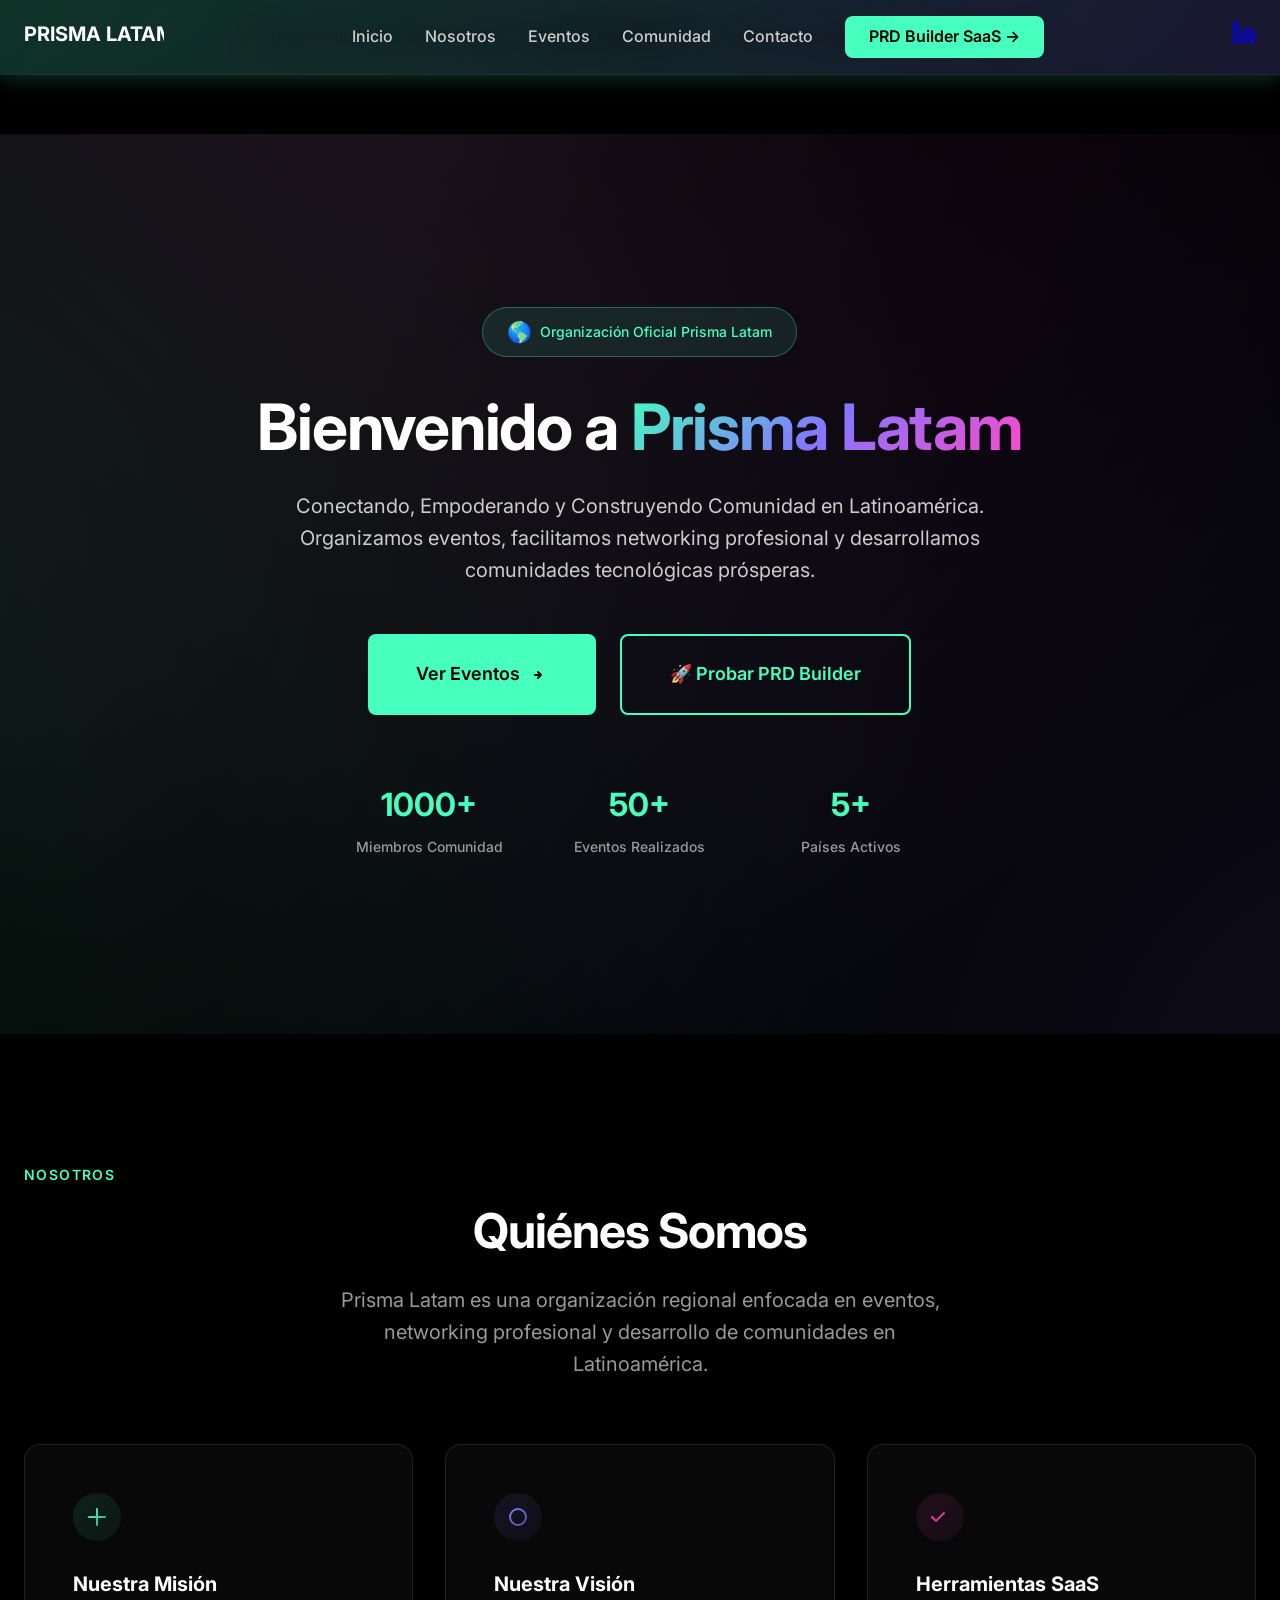
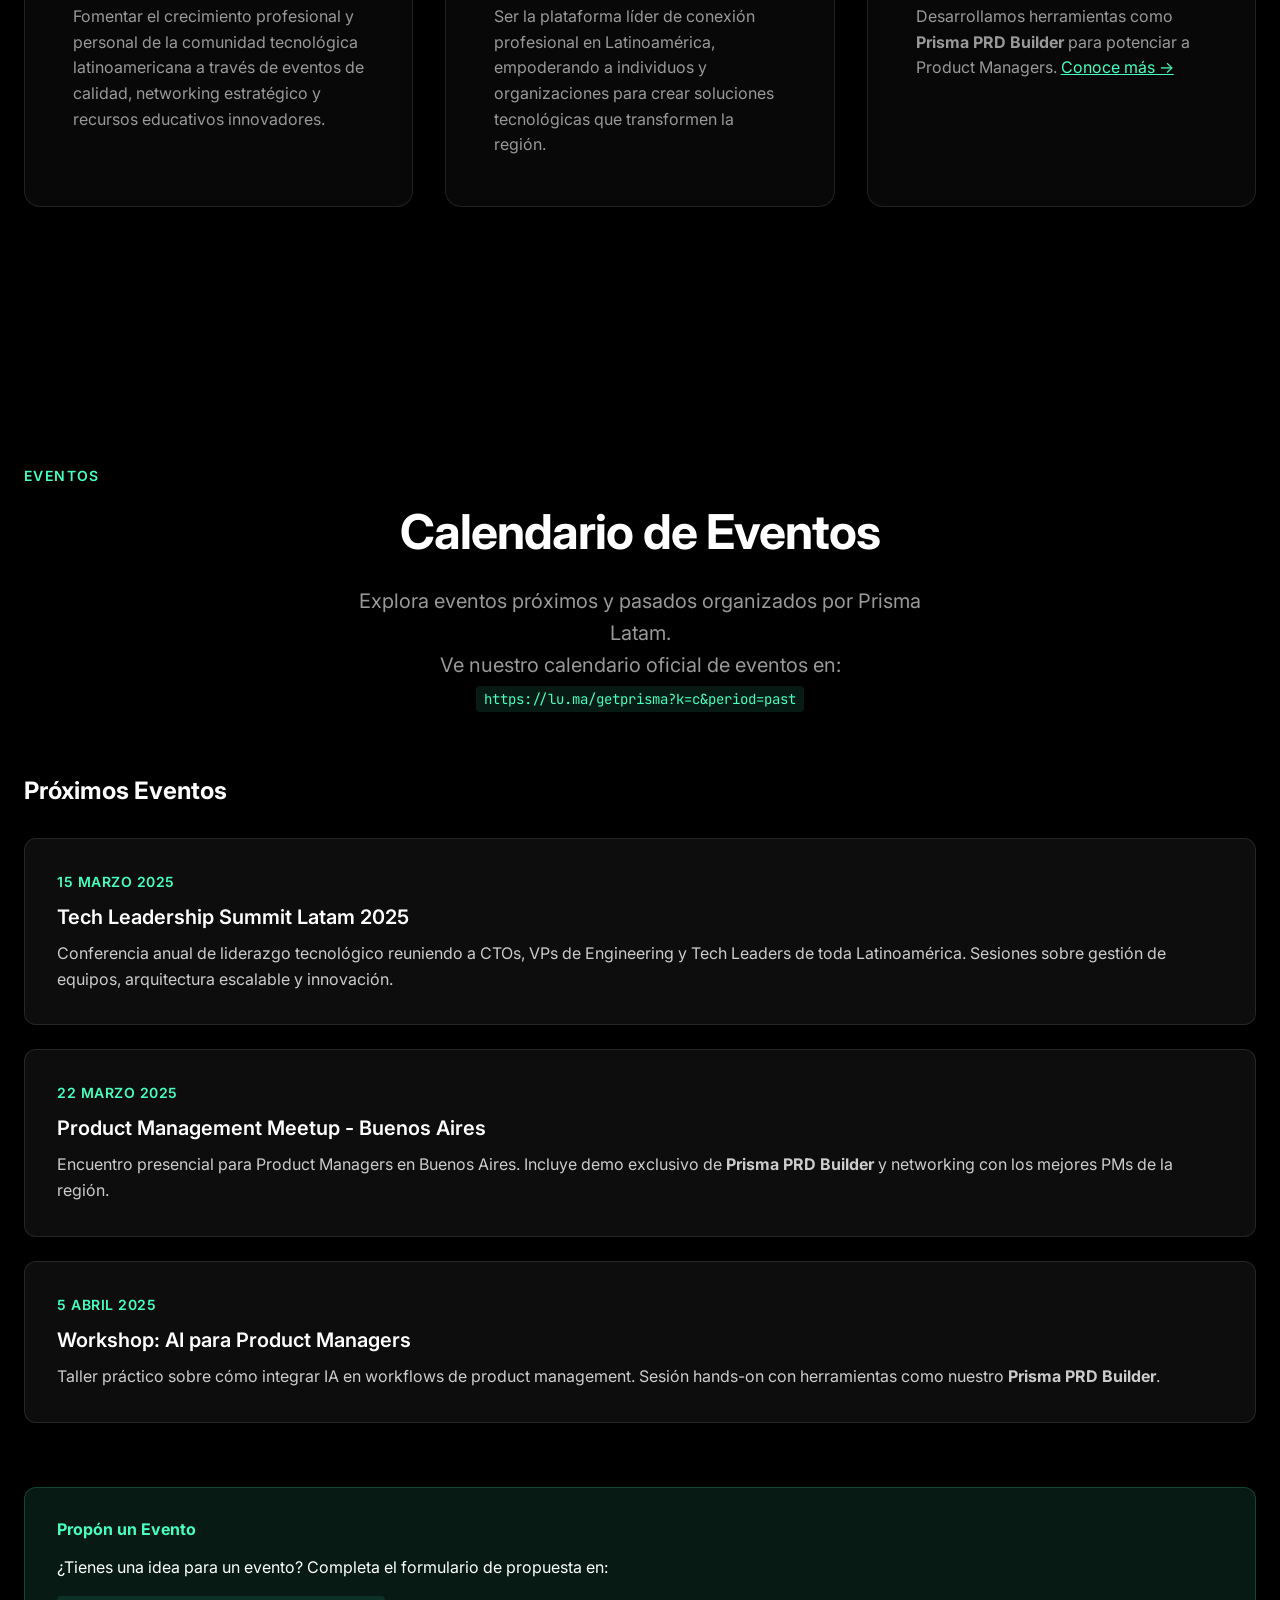
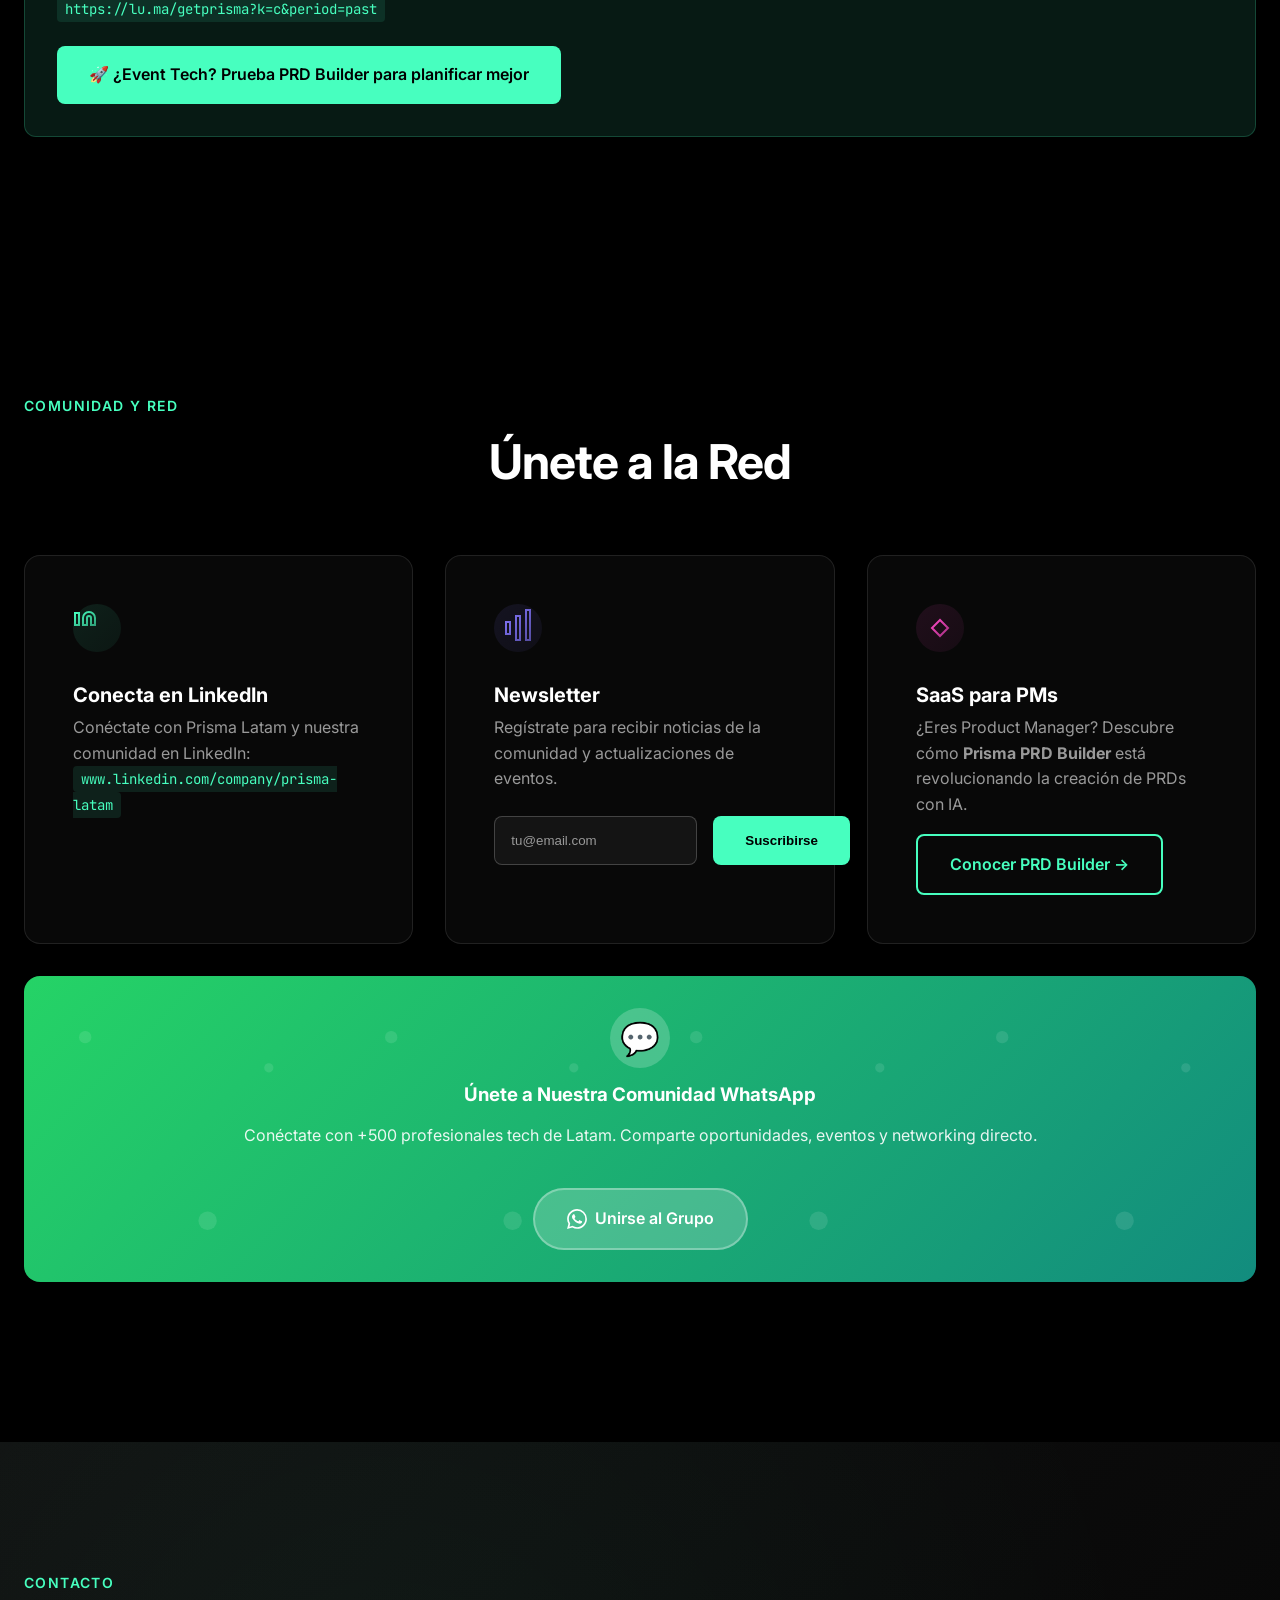
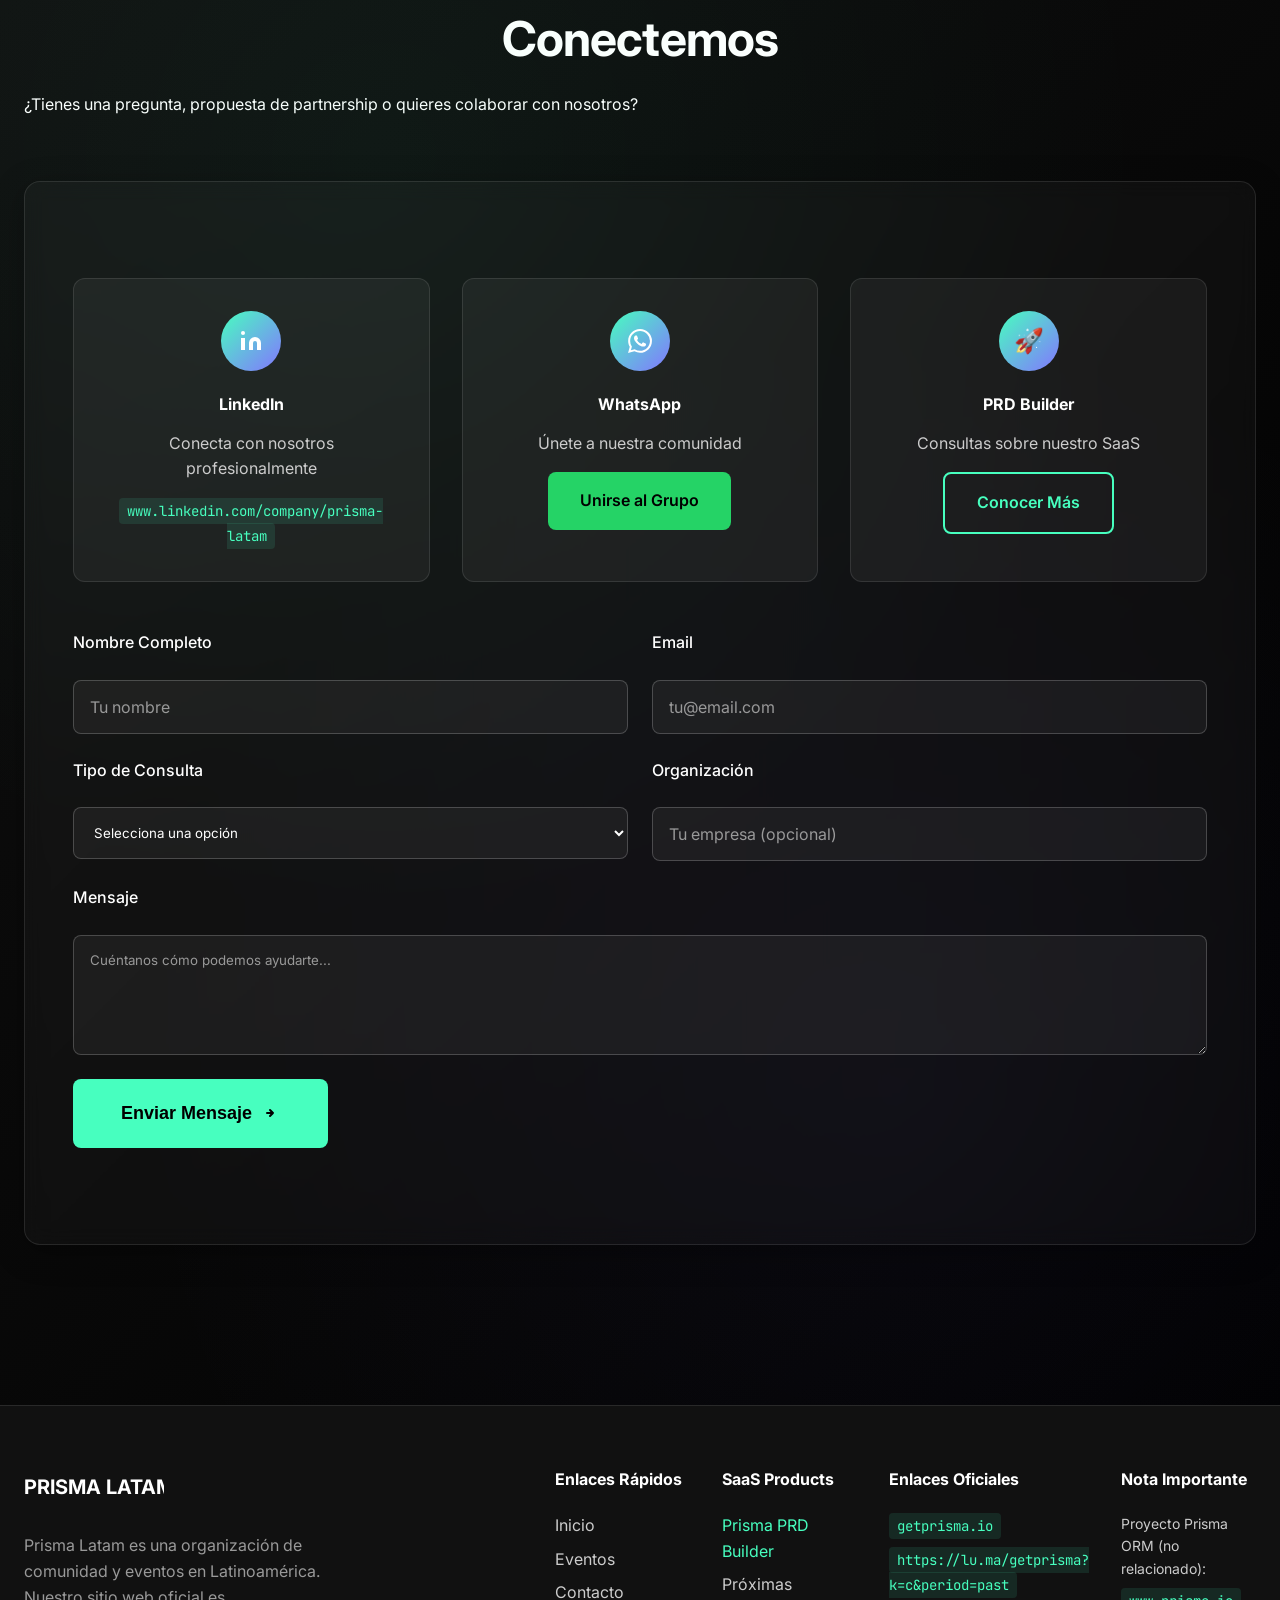
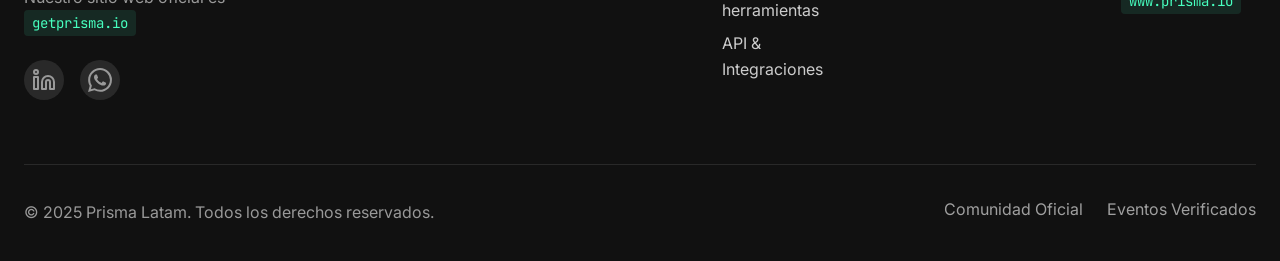
<file: 01-saas-product/app/prisma-home.html>
<!DOCTYPE html>
<html lang="es">
<head>
    <meta charset="UTF-8">
    <meta name="viewport" content="width=device-width, initial-scale=1.0">
    <meta name="description" content="Prisma Latam - Organización oficial que conecta, empodera y construye comunidad en Latinoamérica. Explora nuestro SaaS Prisma PRD Builder.">
    <meta name="keywords" content="Prisma Latam, comunidad, eventos, networking, Latinoamérica, PRD Builder, product management">
    <meta property="og:title" content="Prisma Latam - Conectando y Empoderando Comunidad en Latinoamérica">
    <meta property="og:description" content="La organización oficial Prisma Latam. Conectamos comunidades y potenciamos product managers con nuestro SaaS Prisma PRD Builder.">
    <meta property="og:image" content="/assets/og-image.png">
    <meta property="og:url" content="https://getprisma.io">
    <title>Prisma Latam - Conectando y Empoderando Comunidad en Latinoamérica</title>
    
    <!-- Fonts -->
    <link rel="preconnect" href="https://fonts.googleapis.com">
    <link rel="preconnect" href="https://fonts.gstatic.com" crossorigin>
    <link href="https://fonts.googleapis.com/css2?family=Inter:wght@300;400;500;600;700&family=JetBrains+Mono:wght@400;500&display=swap" rel="stylesheet">
    
    <!-- Styles -->
    <link rel="stylesheet" href="styles.css">
    
    <!-- Favicon -->
    <link rel="icon" type="image/png" href="/favicon.png">
    
    <style>
        .saas-cta-banner {
            background: linear-gradient(135deg, var(--color-cyan) 0%, var(--color-purple) 100%);
            color: var(--color-black);
            padding: var(--space-lg) 0;
            text-align: center;
            font-weight: 600;
            font-size: 1rem;
            box-shadow: 0 4px 20px rgba(71, 255, 191, 0.2);
        }
        
        .saas-cta-banner a {
            color: var(--color-black);
            text-decoration: none;
            font-weight: 700;
            padding: var(--space-xs) var(--space-sm);
            background: rgba(0, 0, 0, 0.1);
            border-radius: 6px;
            transition: all 0.3s var(--ease-out);
        }
        
        .saas-cta-banner a:hover {
            background: rgba(0, 0, 0, 0.2);
            transform: translateY(-1px);
        }
        
        .event-card {
            background: rgba(255, 255, 255, 0.05);
            border: 1px solid rgba(255, 255, 255, 0.1);
            border-radius: 12px;
            padding: var(--space-xl);
            margin-bottom: var(--space-lg);
            transition: all 0.3s var(--ease-out);
        }
        
        .event-card:hover {
            background: rgba(255, 255, 255, 0.08);
            border-color: var(--color-cyan);
            transform: translateY(-2px);
        }
        
        .event-date {
            color: var(--color-cyan);
            font-weight: 600;
            font-size: 0.875rem;
            text-transform: uppercase;
            letter-spacing: 0.5px;
        }
        
        .event-title {
            color: var(--color-white);
            font-size: 1.25rem;
            font-weight: 600;
            margin: var(--space-sm) 0;
        }
        
        .event-description {
            color: var(--color-gray-300);
            line-height: 1.6;
        }
        
        .whatsapp-card {
            background: linear-gradient(135deg, #25D366 0%, #128C7E 100%);
            border-radius: 16px;
            padding: var(--space-xl);
            margin: var(--space-xl) 0;
            text-align: center;
            color: white;
            position: relative;
            overflow: hidden;
        }
        
        .whatsapp-card::before {
            content: '';
            position: absolute;
            top: 0;
            left: 0;
            right: 0;
            bottom: 0;
            background: url('data:image/svg+xml;utf8,<svg xmlns="http://www.w3.org/2000/svg" viewBox="0 0 100 100"><circle cx="20" cy="20" r="2" fill="white" opacity="0.1"/><circle cx="80" cy="30" r="1.5" fill="white" opacity="0.1"/><circle cx="60" cy="80" r="3" fill="white" opacity="0.1"/></svg>');
            animation: float 6s ease-in-out infinite;
        }
        
        .whatsapp-icon {
            width: 60px;
            height: 60px;
            margin: 0 auto var(--space-md);
            background: rgba(255, 255, 255, 0.2);
            border-radius: 50%;
            display: flex;
            align-items: center;
            justify-content: center;
            font-size: 2rem;
        }
        
        .whatsapp-btn {
            background: rgba(255, 255, 255, 0.2);
            border: 2px solid rgba(255, 255, 255, 0.3);
            color: white;
            padding: var(--space-md) var(--space-xl);
            border-radius: 50px;
            font-weight: 600;
            text-decoration: none;
            display: inline-flex;
            align-items: center;
            gap: var(--space-sm);
            transition: all 0.3s var(--ease-out);
            margin-top: var(--space-md);
        }
        
        .whatsapp-btn:hover {
            background: rgba(255, 255, 255, 0.3);
            border-color: rgba(255, 255, 255, 0.5);
            transform: translateY(-2px);
            box-shadow: 0 8px 25px rgba(0, 0, 0, 0.2);
        }
        
        @keyframes float {
            0%, 100% { transform: translateY(0px); }
            50% { transform: translateY(-10px); }
        }
        
        .newsletter-form {
            display: flex;
            gap: var(--space-md);
            max-width: 400px;
            margin: var(--space-lg) 0;
        }
        
        .newsletter-form input {
            flex: 1;
            padding: var(--space-md);
            border: 1px solid rgba(255, 255, 255, 0.2);
            border-radius: 8px;
            background: rgba(255, 255, 255, 0.05);
            color: var(--color-white);
        }
        
        .newsletter-form input::placeholder {
            color: var(--color-gray-400);
        }
        
        .contact-card {
            background: rgba(255, 255, 255, 0.03);
            border: 1px solid rgba(255, 255, 255, 0.1);
            border-radius: 16px;
            padding: var(--space-2xl);
            margin: var(--space-xl) 0;
            backdrop-filter: blur(10px);
            box-shadow: 0 8px 32px rgba(0, 0, 0, 0.3);
        }
        
        .contact-options {
            display: grid;
            grid-template-columns: repeat(auto-fit, minmax(280px, 1fr));
            gap: var(--space-xl);
            margin: var(--space-2xl) 0;
        }
        
        .contact-option {
            background: rgba(255, 255, 255, 0.05);
            border: 1px solid rgba(255, 255, 255, 0.1);
            border-radius: 12px;
            padding: var(--space-xl);
            text-align: center;
            transition: all 0.3s var(--ease-out);
        }
        
        .contact-option:hover {
            background: rgba(255, 255, 255, 0.08);
            border-color: var(--color-cyan);
            transform: translateY(-4px);
            box-shadow: 0 12px 40px rgba(0, 0, 0, 0.2);
        }
        
        .contact-icon {
            width: 60px;
            height: 60px;
            margin: 0 auto var(--space-lg);
            background: linear-gradient(135deg, var(--color-cyan) 0%, var(--color-purple) 100%);
            border-radius: 50%;
            display: flex;
            align-items: center;
            justify-content: center;
            font-size: 1.5rem;
        }
        
        .contact-form {
            max-width: 100%;
            margin: var(--space-2xl) 0;
        }
        
        .form-grid {
            display: grid;
            grid-template-columns: 1fr 1fr;
            gap: var(--space-lg);
            margin-bottom: var(--space-lg);
        }
        
        .form-group {
            display: flex;
            flex-direction: column;
        }
        
        .form-group.full-width {
            grid-column: 1 / -1;
        }
        
        .form-label {
            color: var(--color-white);
            font-weight: 500;
            margin-bottom: var(--space-sm);
        }
        
        .form-input, .form-select, .form-textarea {
            padding: var(--space-md);
            border: 1px solid rgba(255, 255, 255, 0.2);
            border-radius: 8px;
            background: rgba(255, 255, 255, 0.05);
            color: var(--color-white);
            font-family: inherit;
            transition: all 0.3s var(--ease-out);
        }
        
        .form-input:focus, .form-select:focus, .form-textarea:focus {
            outline: none;
            border-color: var(--color-cyan);
            box-shadow: 0 0 0 2px rgba(71, 255, 191, 0.2);
        }
        
        .form-textarea {
            min-height: 120px;
            resize: vertical;
        }
        
        .form-input::placeholder, .form-textarea::placeholder {
            color: var(--color-gray-400);
        }
        
        .url-reference {
            font-family: var(--font-mono);
            color: var(--color-cyan);
            background: rgba(71, 255, 191, 0.1);
            padding: var(--space-xs) var(--space-sm);
            border-radius: 4px;
            font-size: 0.875rem;
        }
        
        @media (max-width: 768px) {
            .form-grid {
                grid-template-columns: 1fr;
            }
            
            .newsletter-form {
                flex-direction: column;
            }
            
            .contact-options {
                grid-template-columns: 1fr;
            }
        }
    </style>
</head>
<body>
    <!-- SaaS CTA Banner -->
    <div class="saas-cta-banner">
        🚀 ¿Eres Product Manager? Descubre <a href="homepage.html">Prisma PRD Builder</a> - Crea PRDs profesionales en minutos con IA
    </div>

    <!-- Navigation -->
    <nav class="nav" role="navigation" aria-label="Main navigation">
        <div class="container">
            <div class="nav-wrapper">
                <a href="/" class="logo" aria-label="Prisma Latam home">
                    <svg width="140" height="32" viewBox="0 0 140 32" fill="none">
                        <text x="0" y="24" font-family="Inter" font-size="20" font-weight="700" fill="#FFFFFF">PRISMA LATAM</text>
                    </svg>
                </a>
                <div class="nav-menu">
                    <a href="#home" class="nav-link">Inicio</a>
                    <a href="#about" class="nav-link">Nosotros</a>
                    <a href="#events" class="nav-link">Eventos</a>
                    <a href="#community" class="nav-link">Comunidad</a>
                    <a href="#contact" class="nav-link">Contacto</a>
                    <a href="homepage.html" class="nav-link nav-cta">PRD Builder SaaS →</a>
                </div>
                <div class="nav-social">
                    <a href="https://www.linkedin.com/company/prisma-latam" target="_blank" aria-label="LinkedIn">
                        <svg width="24" height="24" viewBox="0 0 24 24" fill="none">
                            <path d="M16 8a6 6 0 016 6v7h-4v-7a2 2 0 00-2-2 2 2 0 00-2 2v7h-4v-7a6 6 0 016-6zM2 9h4v12H2z" stroke="currentColor" stroke-width="2" stroke-linecap="round" stroke-linejoin="round"/>
                            <circle cx="4" cy="4" r="2" stroke="currentColor" stroke-width="2"/>
                        </svg>
                    </a>
                </div>
                <button class="mobile-menu-toggle" aria-label="Toggle menu">
                    <span></span>
                    <span></span>
                    <span></span>
                </button>
            </div>
        </div>
    </nav>

    <!-- Hero Section -->
    <section class="hero" id="home" role="banner">
        <div class="hero-bg">
            <div class="hero-gradient"></div>
            <div class="hero-particles"></div>
        </div>
        <div class="container">
            <div class="hero-content">
                <div class="hero-badge">
                    <span class="badge-icon">🌎</span>
                    <span>Organización Oficial Prisma Latam</span>
                </div>
                <h1 class="hero-title">
                    Bienvenido a <span class="gradient-text">Prisma Latam</span>
                </h1>
                <p class="hero-subtitle">
                    Conectando, Empoderando y Construyendo Comunidad en Latinoamérica. 
                    Organizamos eventos, facilitamos networking profesional y desarrollamos 
                    comunidades tecnológicas prósperas.
                </p>
                <div class="hero-cta">
                    <a href="#events" class="btn btn-primary btn-large" data-action="see-events">
                        Ver Eventos
                        <svg class="btn-icon" width="20" height="20" viewBox="0 0 20 20" fill="none">
                            <path d="M7 10H13M13 10L10 7M13 10L10 13" stroke="currentColor" stroke-width="2" stroke-linecap="round" stroke-linejoin="round"/>
                        </svg>
                    </a>
                    <a href="index.html" class="btn btn-secondary btn-large" data-action="try-saas">
                        🚀 Probar PRD Builder
                    </a>
                </div>
                <div class="hero-stats">
                    <div class="stat">
                        <span class="stat-value">1000+</span>
                        <span class="stat-label">Miembros Comunidad</span>
                    </div>
                    <div class="stat">
                        <span class="stat-value">50+</span>
                        <span class="stat-label">Eventos Realizados</span>
                    </div>
                    <div class="stat">
                        <span class="stat-value">5+</span>
                        <span class="stat-label">Países Activos</span>
                    </div>
                </div>
            </div>
        </div>
    </section>

    <!-- About Section -->
    <section class="features-section" id="about">
        <div class="container">
            <div class="section-header">
                <span class="section-label">Nosotros</span>
                <h2 class="section-title">Quiénes Somos</h2>
                <p class="section-subtitle">
                    Prisma Latam es una organización regional enfocada en eventos, networking profesional 
                    y desarrollo de comunidades en Latinoamérica.
                </p>
            </div>
            
            <!-- Mission & Vision -->
            <div class="features-grid">
                <div class="feature-card">
                    <div class="feature-icon">
                        <svg width="48" height="48" viewBox="0 0 48 48" fill="none">
                            <circle cx="24" cy="24" r="24" fill="url(#gradient1)" opacity="0.1"/>
                            <path d="M24 16V32M16 24H32" stroke="url(#gradient1)" stroke-width="2" stroke-linecap="round"/>
                        </svg>
                    </div>
                    <h3>Nuestra Misión</h3>
                    <p>Fomentar el crecimiento profesional y personal de la comunidad tecnológica latinoamericana a través de eventos de calidad, networking estratégico y recursos educativos innovadores.</p>
                </div>
                <div class="feature-card">
                    <div class="feature-icon">
                        <svg width="48" height="48" viewBox="0 0 48 48" fill="none">
                            <circle cx="24" cy="24" r="24" fill="url(#gradient2)" opacity="0.1"/>
                            <circle cx="24" cy="24" r="8" stroke="url(#gradient2)" stroke-width="2"/>
                        </svg>
                    </div>
                    <h3>Nuestra Visión</h3>
                    <p>Ser la plataforma líder de conexión profesional en Latinoamérica, empoderando a individuos y organizaciones para crear soluciones tecnológicas que transformen la región.</p>
                </div>
                <div class="feature-card">
                    <div class="feature-icon">
                        <svg width="48" height="48" viewBox="0 0 48 48" fill="none">
                            <circle cx="24" cy="24" r="24" fill="url(#gradient3)" opacity="0.1"/>
                            <path d="M16 24L20 28L28 20" stroke="url(#gradient3)" stroke-width="2" stroke-linecap="round" stroke-linejoin="round"/>
                        </svg>
                    </div>
                    <h3>Herramientas SaaS</h3>
                    <p>Desarrollamos herramientas como <strong>Prisma PRD Builder</strong> para potenciar a Product Managers. <a href="index.html" style="color: var(--color-cyan);">Conoce más →</a></p>
                </div>
            </div>
        </div>
    </section>

    <!-- Events Section -->
    <section class="solution-section" id="events">
        <div class="container">
            <div class="section-header">
                <span class="section-label">Eventos</span>
                <h2 class="section-title">Calendario de Eventos</h2>
                <p class="section-subtitle">
                    Explora eventos próximos y pasados organizados por Prisma Latam.<br>
                    Ve nuestro calendario oficial de eventos en: <span class="url-reference">https://lu.ma/getprisma?k=c&period=past</span>
                </p>
            </div>

            <!-- Upcoming Events -->
            <div style="margin-top: var(--space-2xl);">
                <h3 style="color: var(--color-white); font-size: 1.5rem; margin-bottom: var(--space-xl);">Próximos Eventos</h3>
                
                <div class="event-card">
                    <div class="event-date">15 Marzo 2025</div>
                    <div class="event-title">Tech Leadership Summit Latam 2025</div>
                    <div class="event-description">
                        Conferencia anual de liderazgo tecnológico reuniendo a CTOs, VPs de Engineering y Tech Leaders 
                        de toda Latinoamérica. Sesiones sobre gestión de equipos, arquitectura escalable y innovación.
                    </div>
                </div>

                <div class="event-card">
                    <div class="event-date">22 Marzo 2025</div>
                    <div class="event-title">Product Management Meetup - Buenos Aires</div>
                    <div class="event-description">
                        Encuentro presencial para Product Managers en Buenos Aires. Incluye demo exclusivo de 
                        <strong>Prisma PRD Builder</strong> y networking con los mejores PMs de la región.
                    </div>
                </div>

                <div class="event-card">
                    <div class="event-date">5 Abril 2025</div>
                    <div class="event-title">Workshop: AI para Product Managers</div>
                    <div class="event-description">
                        Taller práctico sobre cómo integrar IA en workflows de product management. 
                        Sesión hands-on con herramientas como nuestro <strong>Prisma PRD Builder</strong>.
                    </div>
                </div>
            </div>

            <!-- Event Submission -->
            <div style="margin-top: var(--space-3xl); padding: var(--space-xl); background: rgba(71, 255, 191, 0.1); border-radius: 12px; border: 1px solid rgba(71, 255, 191, 0.2);">
                <h4 style="color: var(--color-cyan); margin-bottom: var(--space-md);">Propón un Evento</h4>
                <p style="color: var(--color-white); margin-bottom: var(--space-md);">
                    ¿Tienes una idea para un evento? Completa el formulario de propuesta en:
                </p>
                <span class="url-reference">https://lu.ma/getprisma?k=c&period=past</span>
                <div style="margin-top: var(--space-lg);">
                    <a href="index.html" class="btn btn-primary" style="background: var(--color-cyan); color: var(--color-black);">
                        🚀 ¿Event Tech? Prueba PRD Builder para planificar mejor
                    </a>
                </div>
            </div>
        </div>
    </section>

    <!-- Community Section -->
    <section class="features-section" id="community">
        <div class="container">
            <div class="section-header">
                <span class="section-label">Comunidad y Red</span>
                <h2 class="section-title">Únete a la Red</h2>
            </div>

            <div class="features-grid">
                <div class="feature-card">
                    <div class="feature-icon">
                        <svg width="48" height="48" viewBox="0 0 48 48" fill="none">
                            <circle cx="24" cy="24" r="24" fill="url(#gradient1)" opacity="0.1"/>
                            <path d="M16 8a6 6 0 016 6v7h-4v-7a2 2 0 00-2-2 2 2 0 00-2 2v7h-4v-7a6 6 0 016-6zM2 9h4v12H2z" stroke="url(#gradient1)" stroke-width="2"/>
                        </svg>
                    </div>
                    <h3>Conecta en LinkedIn</h3>
                    <p>
                        Conéctate con Prisma Latam y nuestra comunidad en LinkedIn:<br>
                        <span class="url-reference">www.linkedin.com/company/prisma-latam</span>
                    </p>
                </div>
                
                <div class="feature-card">
                    <div class="feature-icon">
                        <svg width="48" height="48" viewBox="0 0 48 48" fill="none">
                            <circle cx="24" cy="24" r="24" fill="url(#gradient2)" opacity="0.1"/>
                            <path d="M22 12h4v24h-4z M12 18h4v12h-4z M32 6h4v30h-4z" stroke="url(#gradient2)" stroke-width="2"/>
                        </svg>
                    </div>
                    <h3>Newsletter</h3>
                    <p>Regístrate para recibir noticias de la comunidad y actualizaciones de eventos.</p>
                    <form class="newsletter-form">
                        <input type="email" placeholder="tu@email.com" required>
                        <button type="submit" class="btn btn-primary">Suscribirse</button>
                    </form>
                </div>
                
                <div class="feature-card">
                    <div class="feature-icon">
                        <svg width="48" height="48" viewBox="0 0 48 48" fill="none">
                            <circle cx="24" cy="24" r="24" fill="url(#gradient3)" opacity="0.1"/>
                            <path d="M24 16L16 24L24 32L32 24L24 16Z" stroke="url(#gradient3)" stroke-width="2"/>
                        </svg>
                    </div>
                    <h3>SaaS para PMs</h3>
                    <p>
                        ¿Eres Product Manager? Descubre cómo <strong>Prisma PRD Builder</strong> 
                        está revolucionando la creación de PRDs con IA.
                    </p>
                    <a href="index.html" class="btn btn-secondary" style="margin-top: var(--space-md);">
                        Conocer PRD Builder →
                    </a>
                </div>
            </div>

            <!-- WhatsApp Community -->
            <div class="whatsapp-card">
                <div class="whatsapp-icon">💬</div>
                <h3 style="margin: 0 0 var(--space-md) 0; position: relative; z-index: 1;">Únete a Nuestra Comunidad WhatsApp</h3>
                <p style="margin: 0 0 var(--space-lg) 0; opacity: 0.9; position: relative; z-index: 1;">
                    Conéctate con +500 profesionales tech de Latam. Comparte oportunidades, 
                    eventos y networking directo.
                </p>
                <a href="https://chat.whatsapp.com/Ig4po0ycGMSJyIEiNWqevC" target="_blank" class="whatsapp-btn" style="position: relative; z-index: 1;">
                    <svg width="20" height="20" viewBox="0 0 24 24" fill="currentColor">
                        <path d="M17.472 14.382c-.297-.149-1.758-.867-2.03-.967-.273-.099-.471-.148-.67.15-.197.297-.767.966-.94 1.164-.173.199-.347.223-.644.075-.297-.15-1.255-.463-2.39-1.475-.883-.788-1.48-1.761-1.653-2.059-.173-.297-.018-.458.13-.606.134-.133.298-.347.446-.52.149-.174.198-.298.298-.497.099-.198.05-.371-.025-.52-.075-.149-.669-1.612-.916-2.207-.242-.579-.487-.5-.669-.51-.173-.008-.371-.01-.57-.01-.198 0-.52.074-.792.372-.272.297-1.04 1.016-1.04 2.479 0 1.462 1.065 2.875 1.213 3.074.149.198 2.096 3.2 5.077 4.487.709.306 1.262.489 1.694.625.712.227 1.36.195 1.871.118.571-.085 1.758-.719 2.006-1.413.248-.694.248-1.289.173-1.413-.074-.124-.272-.198-.57-.347m-5.421 7.403h-.004a9.87 9.87 0 01-5.031-1.378l-.361-.214-3.741.982.998-3.648-.235-.374a9.86 9.86 0 01-1.51-5.26c.001-5.45 4.436-9.884 9.888-9.884 2.64 0 5.122 1.03 6.988 2.898a9.825 9.825 0 012.893 6.994c-.003 5.45-4.437 9.884-9.885 9.884m8.413-18.297A11.815 11.815 0 0012.05 0C5.495 0 .16 5.335.157 11.892c0 2.096.547 4.142 1.588 5.945L.057 24l6.305-1.654a11.882 11.882 0 005.683 1.448h.005c6.554 0 11.89-5.335 11.893-11.893A11.821 11.821 0 0020.465 3.488"/>
                    </svg>
                    Unirse al Grupo
                </a>
            </div>
        </div>
    </section>

    <!-- Contact Section -->
    <section class="early-access-section" id="contact">
        <div class="container">
            <div class="section-header">
                <span class="section-label">Contacto</span>
                <h2 class="section-title">Conectemos</h2>
                <p>¿Tienes una pregunta, propuesta de partnership o quieres colaborar con nosotros?</p>
            </div>

            <div class="contact-card">
                <!-- Contact Options -->
                <div class="contact-options">
                    <div class="contact-option">
                        <div class="contact-icon">
                            <svg width="24" height="24" viewBox="0 0 24 24" fill="currentColor">
                                <path d="M16 8a6 6 0 016 6v7h-4v-7a2 2 0 00-2-2 2 2 0 00-2 2v7h-4v-7a6 6 0 016-6zM2 9h4v12H2z"/>
                                <circle cx="4" cy="4" r="2"/>
                            </svg>
                        </div>
                        <h4 style="color: var(--color-white); margin-bottom: var(--space-md);">LinkedIn</h4>
                        <p style="color: var(--color-gray-300); margin-bottom: var(--space-md);">
                            Conecta con nosotros profesionalmente
                        </p>
                        <span class="url-reference">www.linkedin.com/company/prisma-latam</span>
                    </div>
                    
                    <div class="contact-option">
                        <div class="contact-icon">
                            <svg width="24" height="24" viewBox="0 0 24 24" fill="currentColor">
                                <path d="M17.472 14.382c-.297-.149-1.758-.867-2.03-.967-.273-.099-.471-.148-.67.15-.197.297-.767.966-.94 1.164-.173.199-.347.223-.644.075-.297-.15-1.255-.463-2.39-1.475-.883-.788-1.48-1.761-1.653-2.059-.173-.297-.018-.458.13-.606.134-.133.298-.347.446-.52.149-.174.198-.298.298-.497.099-.198.05-.371-.025-.52-.075-.149-.669-1.612-.916-2.207-.242-.579-.487-.5-.669-.51-.173-.008-.371-.01-.57-.01-.198 0-.52.074-.792.372-.272.297-1.04 1.016-1.04 2.479 0 1.462 1.065 2.875 1.213 3.074.149.198 2.096 3.2 5.077 4.487.709.306 1.262.489 1.694.625.712.227 1.36.195 1.871.118.571-.085 1.758-.719 2.006-1.413.248-.694.248-1.289.173-1.413-.074-.124-.272-.198-.57-.347m-5.421 7.403h-.004a9.87 9.87 0 01-5.031-1.378l-.361-.214-3.741.982.998-3.648-.235-.374a9.86 9.86 0 01-1.51-5.26c.001-5.45 4.436-9.884 9.888-9.884 2.64 0 5.122 1.03 6.988 2.898a9.825 9.825 0 012.893 6.994c-.003 5.45-4.437 9.884-9.885 9.884m8.413-18.297A11.815 11.815 0 0012.05 0C5.495 0 .16 5.335.157 11.892c0 2.096.547 4.142 1.588 5.945L.057 24l6.305-1.654a11.882 11.882 0 005.683 1.448h.005c6.554 0 11.89-5.335 11.893-11.893A11.821 11.821 0 0020.465 3.488"/>
                            </svg>
                        </div>
                        <h4 style="color: var(--color-white); margin-bottom: var(--space-md);">WhatsApp</h4>
                        <p style="color: var(--color-gray-300); margin-bottom: var(--space-md);">
                            Únete a nuestra comunidad
                        </p>
                        <a href="https://chat.whatsapp.com/Ig4po0ycGMSJyIEiNWqevC" target="_blank" class="btn btn-primary" style="background: #25D366; border-color: #25D366;">
                            Unirse al Grupo
                        </a>
                    </div>
                    
                    <div class="contact-option">
                        <div class="contact-icon">🚀</div>
                        <h4 style="color: var(--color-white); margin-bottom: var(--space-md);">PRD Builder</h4>
                        <p style="color: var(--color-gray-300); margin-bottom: var(--space-md);">
                            Consultas sobre nuestro SaaS
                        </p>
                        <a href="index.html" class="btn btn-secondary">
                            Conocer Más
                        </a>
                    </div>
                </div>

                <!-- Contact Form -->
                <form class="contact-form" action="/contact/submit" method="POST">
                    <div class="form-grid">
                        <div class="form-group">
                            <label class="form-label">Nombre Completo</label>
                            <input type="text" name="name" class="form-input" placeholder="Tu nombre" required>
                        </div>
                        <div class="form-group">
                            <label class="form-label">Email</label>
                            <input type="email" name="email" class="form-input" placeholder="tu@email.com" required>
                        </div>
                        <div class="form-group">
                            <label class="form-label">Tipo de Consulta</label>
                            <select name="inquiry_type" class="form-select" required>
                                <option value="">Selecciona una opción</option>
                                <option value="general">Consulta General</option>
                                <option value="partnership">Partnership</option>
                                <option value="event">Propuesta de Evento</option>
                                <option value="saas">Sobre Prisma PRD Builder</option>
                                <option value="community">Membresía Comunidad</option>
                                <option value="other">Otro</option>
                            </select>
                        </div>
                        <div class="form-group">
                            <label class="form-label">Organización</label>
                            <input type="text" name="organization" class="form-input" placeholder="Tu empresa (opcional)">
                        </div>
                        <div class="form-group full-width">
                            <label class="form-label">Mensaje</label>
                            <textarea name="message" class="form-textarea" placeholder="Cuéntanos cómo podemos ayudarte..." required></textarea>
                        </div>
                    </div>
                    <button type="submit" class="btn btn-primary btn-large">
                        Enviar Mensaje
                        <svg class="btn-icon" width="20" height="20" viewBox="0 0 20 20" fill="none">
                            <path d="M7 10H13M13 10L10 7M13 10L10 13" stroke="currentColor" stroke-width="2" stroke-linecap="round" stroke-linejoin="round"/>
                        </svg>
                    </button>
                </form>
            </div>
        </div>
    </section>

    <!-- Footer -->
    <footer class="footer">
        <div class="container">
            <div class="footer-top">
                <div class="footer-brand">
                    <a href="/" class="footer-logo">
                        <svg width="140" height="32" viewBox="0 0 140 32" fill="none">
                            <text x="0" y="24" font-family="Inter" font-size="20" font-weight="700" fill="#FFFFFF">PRISMA LATAM</text>
                        </svg>
                    </a>
                    <p class="footer-tagline">
                        Prisma Latam es una organización de comunidad y eventos en Latinoamérica. 
                        Nuestro sitio web oficial es <span class="url-reference">getprisma.io</span>
                    </p>
                    <div class="social-links">
                        <a href="https://www.linkedin.com/company/prisma-latam" target="_blank" aria-label="LinkedIn">
                            <svg width="24" height="24" viewBox="0 0 24 24" fill="none">
                                <path d="M16 8a6 6 0 016 6v7h-4v-7a2 2 0 00-2-2 2 2 0 00-2 2v7h-4v-7a6 6 0 016-6zM2 9h4v12H2z" stroke="currentColor" stroke-width="2" stroke-linecap="round" stroke-linejoin="round"/>
                                <circle cx="4" cy="4" r="2" stroke="currentColor" stroke-width="2"/>
                            </svg>
                        </a>
                        <a href="https://chat.whatsapp.com/Ig4po0ycGMSJyIEiNWqevC" target="_blank" aria-label="WhatsApp">
                            <svg width="24" height="24" viewBox="0 0 24 24" fill="currentColor">
                                <path d="M17.472 14.382c-.297-.149-1.758-.867-2.03-.967-.273-.099-.471-.148-.67.15-.197.297-.767.966-.94 1.164-.173.199-.347.223-.644.075-.297-.15-1.255-.463-2.39-1.475-.883-.788-1.48-1.761-1.653-2.059-.173-.297-.018-.458.13-.606.134-.133.298-.347.446-.52.149-.174.198-.298.298-.497.099-.198.05-.371-.025-.52-.075-.149-.669-1.612-.916-2.207-.242-.579-.487-.5-.669-.51-.173-.008-.371-.01-.57-.01-.198 0-.52.074-.792.372-.272.297-1.04 1.016-1.04 2.479 0 1.462 1.065 2.875 1.213 3.074.149.198 2.096 3.2 5.077 4.487.709.306 1.262.489 1.694.625.712.227 1.36.195 1.871.118.571-.085 1.758-.719 2.006-1.413.248-.694.248-1.289.173-1.413-.074-.124-.272-.198-.57-.347m-5.421 7.403h-.004a9.87 9.87 0 01-5.031-1.378l-.361-.214-3.741.982.998-3.648-.235-.374a9.86 9.86 0 01-1.51-5.26c.001-5.45 4.436-9.884 9.888-9.884 2.64 0 5.122 1.03 6.988 2.898a9.825 9.825 0 012.893 6.994c-.003 5.45-4.437 9.884-9.885 9.884m8.413-18.297A11.815 11.815 0 0012.05 0C5.495 0 .16 5.335.157 11.892c0 2.096.547 4.142 1.588 5.945L.057 24l6.305-1.654a11.882 11.882 0 005.683 1.448h.005c6.554 0 11.89-5.335 11.893-11.893A11.821 11.821 0 0020.465 3.488"/>
                            </svg>
                        </a>
                    </div>
                </div>
                <div class="footer-links">
                    <div class="footer-column">
                        <h4>Enlaces Rápidos</h4>
                        <ul style="list-style: none; padding: 0;">
                            <li style="margin-bottom: var(--space-sm); color: var(--color-gray-300);">Inicio</li>
                            <li style="margin-bottom: var(--space-sm); color: var(--color-gray-300);">Eventos</li>
                            <li style="margin-bottom: var(--space-sm); color: var(--color-gray-300);">Contacto</li>
                        </ul>
                    </div>
                    <div class="footer-column">
                        <h4>SaaS Products</h4>
                        <ul style="list-style: none; padding: 0;">
                            <li style="margin-bottom: var(--space-sm);"><a href="index.html" style="color: var(--color-cyan);">Prisma PRD Builder</a></li>
                            <li style="margin-bottom: var(--space-sm); color: var(--color-gray-300);">Próximas herramientas</li>
                            <li style="margin-bottom: var(--space-sm); color: var(--color-gray-300);">API & Integraciones</li>
                        </ul>
                    </div>
                    <div class="footer-column">
                        <h4>Enlaces Oficiales</h4>
                        <ul style="list-style: none; padding: 0;">
                            <li style="margin-bottom: var(--space-sm);"><span class="url-reference">getprisma.io</span></li>
                            <li style="margin-bottom: var(--space-sm);"><span class="url-reference">https://lu.ma/getprisma?k=c&period=past</span></li>
                        </ul>
                    </div>
                    <div class="footer-column">
                        <h4>Nota Importante</h4>
                        <ul style="list-style: none; padding: 0;">
                            <li style="margin-bottom: var(--space-sm); color: var(--color-gray-300); font-size: 0.875rem;">
                                Proyecto Prisma ORM (no relacionado):
                            </li>
                            <li><span class="url-reference">www.prisma.io</span></li>
                        </ul>
                    </div>
                </div>
            </div>
            <div class="footer-bottom">
                <p>&copy; 2025 Prisma Latam. Todos los derechos reservados.</p>
                <div class="footer-badges">
                    <span class="compliance-badge">Comunidad Oficial</span>
                    <span class="compliance-badge">Eventos Verificados</span>
                </div>
            </div>
        </div>
    </footer>

    <!-- SVG Gradients -->
    <svg width="0" height="0" style="position: absolute;">
        <defs>
            <linearGradient id="gradient1" x1="0%" y1="0%" x2="100%" y2="100%">
                <stop offset="0%" style="stop-color:#47FFBF;stop-opacity:1" />
                <stop offset="100%" style="stop-color:#47FFBF;stop-opacity:0.6" />
            </linearGradient>
            <linearGradient id="gradient2" x1="0%" y1="0%" x2="100%" y2="100%">
                <stop offset="0%" style="stop-color:#8376FF;stop-opacity:1" />
                <stop offset="100%" style="stop-color:#8376FF;stop-opacity:0.6" />
            </linearGradient>
            <linearGradient id="gradient3" x1="0%" y1="0%" x2="100%" y2="100%">
                <stop offset="0%" style="stop-color:#FF48C7;stop-opacity:1" />
                <stop offset="100%" style="stop-color:#FF48C7;stop-opacity:0.6" />
            </linearGradient>
        </defs>
    </svg>

    <!-- Scripts -->
    <script src="script.js"></script>
    
    <script>
        // Additional scripts for organization page
        document.addEventListener('DOMContentLoaded', function() {
            // Newsletter form submission
            const newsletterForm = document.querySelector('.newsletter-form');
            if (newsletterForm) {
                newsletterForm.addEventListener('submit', function(e) {
                    e.preventDefault();
                    alert('¡Gracias por suscribirte! Te mantendremos informado sobre eventos y noticias de la comunidad.');
                });
            }
            
            // Contact form submission
            const contactForm = document.querySelector('.contact-form');
            if (contactForm) {
                contactForm.addEventListener('submit', function(e) {
                    e.preventDefault();
                    alert('¡Mensaje enviado! Nos pondremos en contacto contigo pronto.');
                });
            }
            
            // Track SaaS CTAs
            document.querySelectorAll('a[href="index.html"]').forEach(link => {
                link.addEventListener('click', function() {
                    // Track SaaS referral from organization page
                    console.log('SaaS CTA clicked from organization page');
                });
            });
            
            // Track WhatsApp clicks
            document.querySelectorAll('a[href*="whatsapp.com"]').forEach(link => {
                link.addEventListener('click', function() {
                    console.log('WhatsApp community link clicked');
                });
            });
        });
    </script>
</body>
</html>
</file>
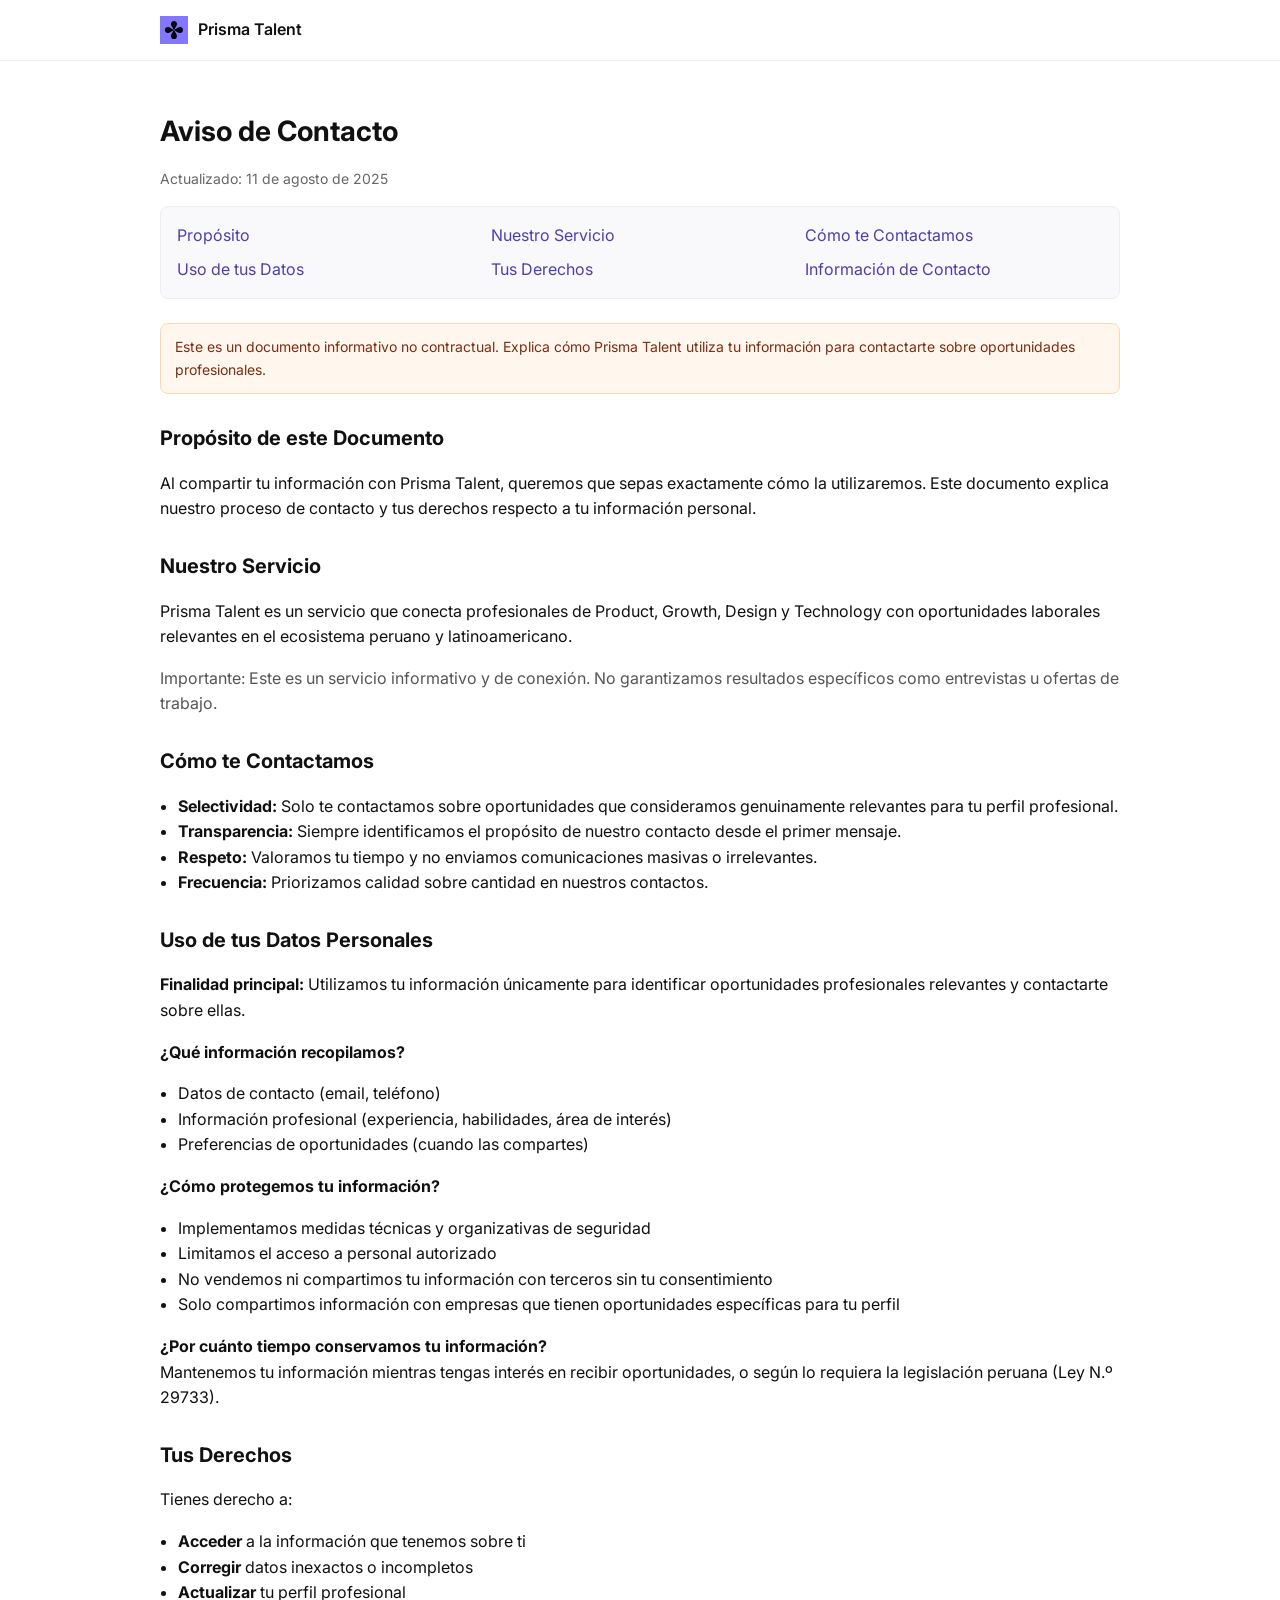
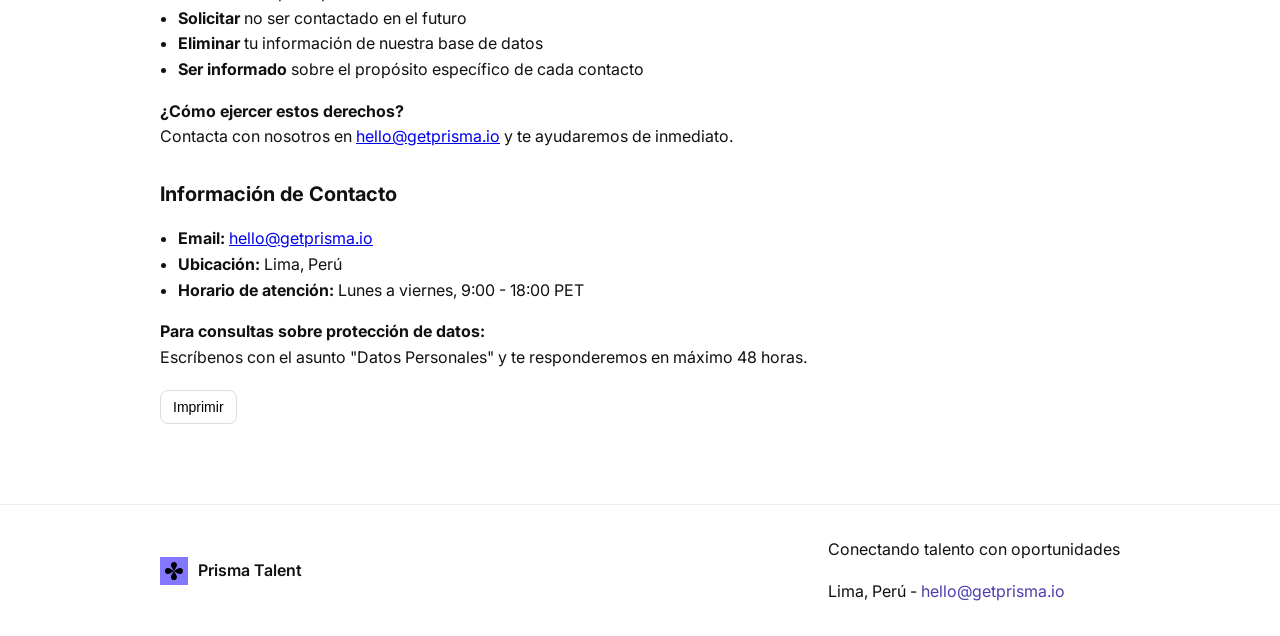
<file: 03-personal-professional-tools/talent-platform/terminos.html>
<!DOCTYPE html>
<html lang="es">
<head>
  <meta charset="UTF-8">
  <meta name="viewport" content="width=device-width, initial-scale=1.0">
  <title>Aviso de Contacto - Prisma Talent</title>
  <meta name="description" content="Información sobre cómo Prisma Talent utiliza tus datos para contactarte sobre oportunidades profesionales relevantes.">
  
  <!-- Open Graph / Facebook -->
  <meta property="og:type" content="website">
  <meta property="og:url" content="https://talent.getprisma.io/terminos">
  <meta property="og:title" content="Aviso de Contacto - Prisma Talent">
  <meta property="og:description" content="Información sobre cómo Prisma Talent utiliza tus datos para contactarte sobre oportunidades profesionales relevantes.">
  <meta property="og:image" content="https://talent.getprisma.io/assets/ogtalent.jpeg">
  <meta property="og:image:secure_url" content="https://talent.getprisma.io/assets/ogtalent.jpeg">
  <meta property="og:image:type" content="image/jpeg">
  <meta property="og:image:alt" content="Prisma Talent - Community-driven talent acquisition">
  <meta property="og:image:width" content="1200">
  <meta property="og:image:height" content="630">
  
  <!-- WhatsApp specific -->
  <meta property="og:image:url" content="https://talent.getprisma.io/assets/ogtalent.jpeg">
  <link rel="image_src" href="https://talent.getprisma.io/assets/ogtalent.jpeg">
  
  <!-- Twitter -->
  <meta property="twitter:card" content="summary_large_image">
  <meta property="twitter:url" content="https://talent.getprisma.io/terminos">
  <meta property="twitter:title" content="Aviso de Contacto - Prisma Talent">
  <meta property="twitter:description" content="Información sobre cómo Prisma Talent utiliza tus datos para contactarte sobre oportunidades profesionales relevantes.">
  <meta property="twitter:image" content="https://talent.getprisma.io/assets/ogtalent.jpeg">
  <meta property="twitter:image:alt" content="Prisma Talent - Community-driven talent acquisition">
  
  <link rel="preconnect" href="https://fonts.googleapis.com">
  <link rel="preconnect" href="https://fonts.gstatic.com" crossorigin>
  <link href="https://fonts.googleapis.com/css2?family=Inter:wght@300;400;500;600;700&display=swap" rel="stylesheet">
  <link rel="icon" type="image/svg+xml" href="/assets/prisma-favikon.svg">
  <style>
    body {
      font-family: 'Inter', system-ui, -apple-system, sans-serif;
      margin: 0;
      color: #111;
      line-height: 1.6;
    }
    .header, .footer {
      background: #ffffff;
      border-bottom: 1px solid #eee;
    }
    .footer {
      border-top: 1px solid #eee;
      border-bottom: none;
    }
    .container {
      max-width: 960px;
      margin: 0 auto;
      padding: 16px;
    }
    .nav, .footer-content {
      display: flex;
      align-items: center;
      justify-content: space-between;
    }
    .logo, .footer-logo {
      display: flex;
      align-items: center;
      gap: 10px;
      text-decoration: none;
      color: inherit;
    }
    .logo-icon, .footer-logo-icon {
      width: 28px;
      height: 28px;
    }
    .logo-text, .footer-logo-text {
      font-weight: 600;
    }
    .terms-section {
      padding: 32px 0 64px;
    }
    h1 {
      font-size: 28px;
      margin: 0 0 8px;
    }
    h2 {
      font-size: 20px;
      margin-top: 28px;
    }
    .last-updated {
      color: #666;
      font-size: 14px;
      margin-bottom: 16px;
    }
    .toc {
      background: #f9f9fb;
      border: 1px solid #eee;
      padding: 16px;
      border-radius: 8px;
      margin: 16px 0 24px;
    }
    .toc ul {
      list-style: none;
      padding: 0;
      margin: 0;
      display: grid;
      grid-template-columns: repeat(auto-fill, minmax(220px, 1fr));
      gap: 8px 16px;
    }
    .toc a {
      color: #4b3fad;
      text-decoration: none;
    }
    .toc a:hover {
      text-decoration: underline;
    }
    ul, ol {
      padding-left: 18px;
    }
    .notice {
      background: #fff7ed;
      border: 1px solid #fed7aa;
      color: #7c2d12;
      padding: 12px 14px;
      border-radius: 8px;
      margin: 12px 0;
      font-size: 14px;
    }
    .muted {
      color: #555;
    }
    .footer-info a {
      color: #4b3fad;
      text-decoration: none;
    }
    .footer-info a:hover {
      text-decoration: underline;
    }
    .actions {
      margin-top: 20px;
      display: flex;
      gap: 12px;
    }
    .btn {
      appearance: none;
      border: 1px solid #ddd;
      background: #fff;
      padding: 8px 12px;
      border-radius: 8px;
      cursor: pointer;
      font-size: 14px;
    }
    .btn:hover {
      background: #f7f7f7;
    }
  </style>
</head>
<body>
  <!-- Header -->
  <header class="header">
    <div class="container">
      <div class="nav">
        <a href="index.html" class="logo" aria-label="Prisma Talent - Inicio">
          <img src="../../assets/trebol-lilac.svg" alt="Prisma Talent - Trébol" class="logo-icon">
          <span class="logo-text">Prisma Talent</span>
        </a>
      </div>
    </div>
  </header>

  <!-- Terms Content -->
  <section class="terms-section">
    <div class="container">
      <div class="terms-content">
        <h1>Aviso de Contacto</h1>
        <p class="last-updated">Actualizado: 11 de agosto de 2025</p>

        <nav class="toc" aria-label="Índice de secciones">
          <ul>
            <li><a href="#proposito">Propósito</a></li>
            <li><a href="#servicio">Nuestro Servicio</a></li>
            <li><a href="#contacto">Cómo te Contactamos</a></li>
            <li><a href="#datos">Uso de tus Datos</a></li>
            <li><a href="#derechos">Tus Derechos</a></li>
            <li><a href="#info-contacto">Información de Contacto</a></li>
          </ul>
        </nav>

        <div class="notice">
          Este es un documento informativo no contractual. Explica cómo Prisma Talent utiliza tu información para contactarte sobre oportunidades profesionales.
        </div>

        <h2 id="proposito">Propósito de este Documento</h2>
        <p>Al compartir tu información con Prisma Talent, queremos que sepas exactamente cómo la utilizaremos. Este documento explica nuestro proceso de contacto y tus derechos respecto a tu información personal.</p>

        <h2 id="servicio">Nuestro Servicio</h2>
        <p>Prisma Talent es un servicio que conecta profesionales de Product, Growth, Design y Technology con oportunidades laborales relevantes en el ecosistema peruano y latinoamericano.</p>
        <p class="muted">Importante: Este es un servicio informativo y de conexión. No garantizamos resultados específicos como entrevistas u ofertas de trabajo.</p>

        <h2 id="contacto">Cómo te Contactamos</h2>
        <ul>
          <li><strong>Selectividad:</strong> Solo te contactamos sobre oportunidades que consideramos genuinamente relevantes para tu perfil profesional.</li>
          <li><strong>Transparencia:</strong> Siempre identificamos el propósito de nuestro contacto desde el primer mensaje.</li>
          <li><strong>Respeto:</strong> Valoramos tu tiempo y no enviamos comunicaciones masivas o irrelevantes.</li>
          <li><strong>Frecuencia:</strong> Priorizamos calidad sobre cantidad en nuestros contactos.</li>
        </ul>

        <h2 id="datos">Uso de tus Datos Personales</h2>
        <p><strong>Finalidad principal:</strong> Utilizamos tu información únicamente para identificar oportunidades profesionales relevantes y contactarte sobre ellas.</p>
        
        <p><strong>¿Qué información recopilamos?</strong></p>
        <ul>
          <li>Datos de contacto (email, teléfono)</li>
          <li>Información profesional (experiencia, habilidades, área de interés)</li>
          <li>Preferencias de oportunidades (cuando las compartes)</li>
        </ul>

        <p><strong>¿Cómo protegemos tu información?</strong></p>
        <ul>
          <li>Implementamos medidas técnicas y organizativas de seguridad</li>
          <li>Limitamos el acceso a personal autorizado</li>
          <li>No vendemos ni compartimos tu información con terceros sin tu consentimiento</li>
          <li>Solo compartimos información con empresas que tienen oportunidades específicas para tu perfil</li>
        </ul>

        <p><strong>¿Por cuánto tiempo conservamos tu información?</strong><br>
        Mantenemos tu información mientras tengas interés en recibir oportunidades, o según lo requiera la legislación peruana (Ley N.º 29733).</p>

        <h2 id="derechos">Tus Derechos</h2>
        <p>Tienes derecho a:</p>
        <ul>
          <li><strong>Acceder</strong> a la información que tenemos sobre ti</li>
          <li><strong>Corregir</strong> datos inexactos o incompletos</li>
          <li><strong>Actualizar</strong> tu perfil profesional</li>
          <li><strong>Solicitar</strong> no ser contactado en el futuro</li>
          <li><strong>Eliminar</strong> tu información de nuestra base de datos</li>
          <li><strong>Ser informado</strong> sobre el propósito específico de cada contacto</li>
        </ul>

        <p><strong>¿Cómo ejercer estos derechos?</strong><br>
        Contacta con nosotros en <a href="mailto:hello@getprisma.io">hello@getprisma.io</a> y te ayudaremos de inmediato.</p>

        <h2 id="info-contacto">Información de Contacto</h2>
        <ul>
          <li><strong>Email:</strong> <a href="mailto:hello@getprisma.io">hello@getprisma.io</a></li>
          <li><strong>Ubicación:</strong> Lima, Perú</li>
          <li><strong>Horario de atención:</strong> Lunes a viernes, 9:00 - 18:00 PET</li>
        </ul>

        <p><strong>Para consultas sobre protección de datos:</strong><br>
        Escríbenos con el asunto "Datos Personales" y te responderemos en máximo 48 horas.</p>

        <div class="actions">
          <button class="btn" type="button" onclick="window.print()">Imprimir</button>
        </div>

      </div>
    </div>
  </section>

  <!-- Footer -->
  <footer class="footer">
    <div class="container">
      <div class="footer-content">
        <div class="footer-logo">
          <img src="../../assets/trebol-lilac.svg" alt="Prisma Talent" class="footer-logo-icon">
          <span class="footer-logo-text">Prisma Talent</span>
        </div>
        <div class="footer-info">
          <p>Conectando talento con oportunidades</p>
          <p>Lima, Perú - <a href="mailto:hello@getprisma.io">hello@getprisma.io</a></p>
        </div>
      </div>
    </div>
  </footer>
</body>
</html>
</file>
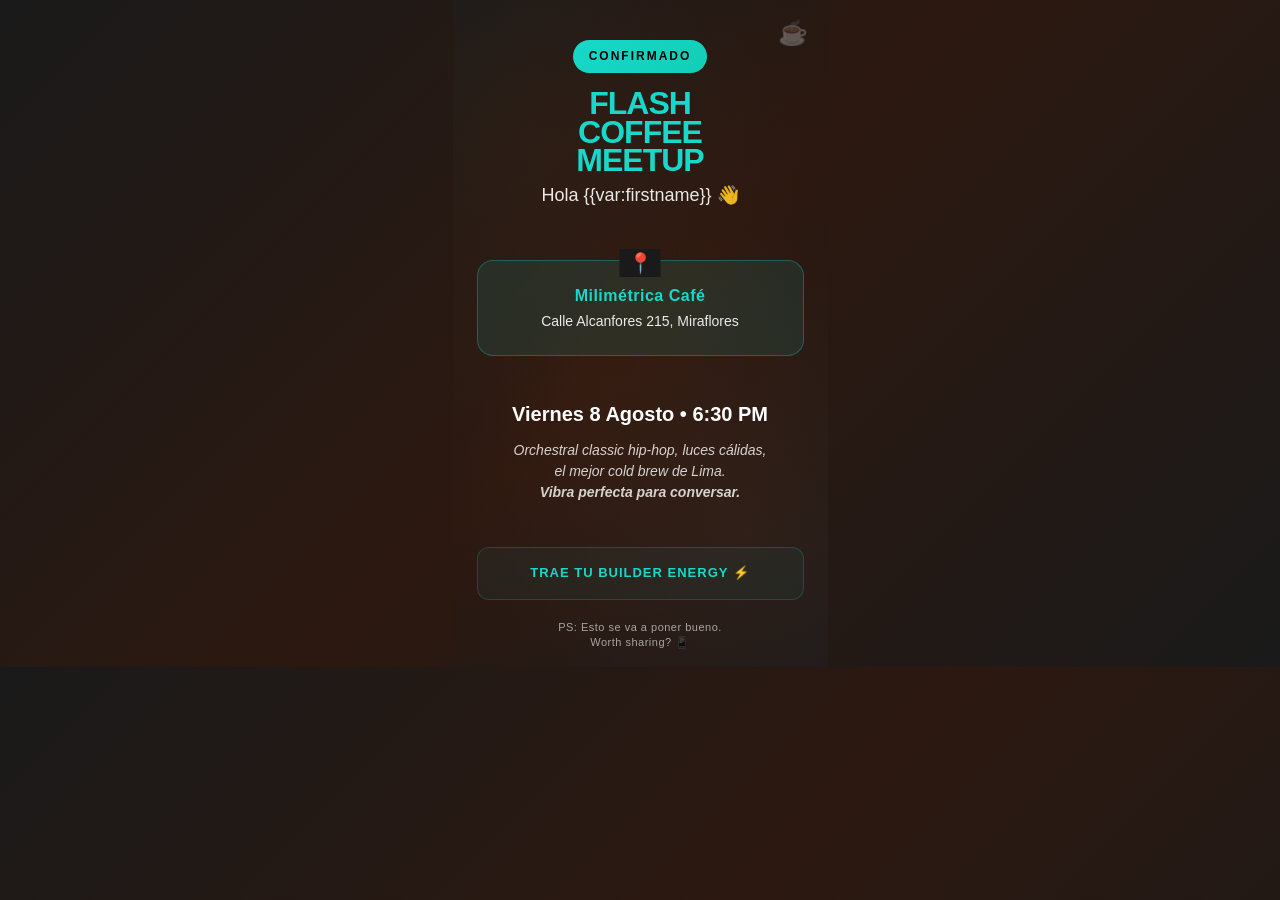
<file: 02-event-design-frameworks/applied-templates/coffee-party-template/flash-meetup-confirmation.html>
<!DOCTYPE html>
<html lang="es" xmlns="http://www.w3.org/1999/xhtml" style="font-size:16px;">
<head>
  <meta charset="utf-8" />
  <meta http-equiv="X-UA-Compatible" content="IE=edge" />
  <meta name="viewport" content="width=device-width,initial-scale=1" />
  <title>Flash Coffee Meetup - Confirmación</title>
  <style>
    body { 
      margin: 0; 
      padding: 0; 
      background: linear-gradient(135deg, #1a1a1a 0%, #2c1810 50%, #1a1a1a 100%);
      font-family: 'SF Pro Display', -apple-system, BlinkMacSystemFont, 'Segoe UI', sans-serif; 
      color: #ffffff;
      line-height: 1.4;
    }
    
    .container { 
      max-width: 375px; 
      margin: 0 auto; 
      background: linear-gradient(135deg, #1a1a1a 0%, #2c1810 50%, #1a1a1a 100%);
      padding: 0;
      min-height: 667px; /* Instagram story proportions */
      position: relative;
      overflow: hidden;
    }
    
    /* Subtle coffee bean pattern */
    .container::before {
      content: '';
      position: absolute;
      top: 0;
      left: 0;
      right: 0;
      bottom: 0;
      background-image: 
        radial-gradient(circle at 20% 20%, rgba(139, 69, 19, 0.1) 0%, transparent 50%),
        radial-gradient(circle at 80% 80%, rgba(160, 82, 45, 0.1) 0%, transparent 50%),
        radial-gradient(circle at 40% 60%, rgba(139, 69, 19, 0.05) 0%, transparent 50%);
      z-index: 1;
    }
    
    .content {
      position: relative;
      z-index: 2;
      padding: 40px 24px;
      text-align: center;
      height: calc(667px - 80px);
      display: flex;
      flex-direction: column;
      justify-content: space-between;
    }
    
    .header {
      margin-bottom: 0;
    }
    
    .status-badge {
      background: linear-gradient(135deg, #17d8ca 0%, #12ceb6 100%);
      color: #000;
      font-size: 12px;
      font-weight: 700;
      letter-spacing: 2px;
      padding: 8px 16px;
      border-radius: 20px;
      display: inline-block;
      margin-bottom: 16px;
      text-transform: uppercase;
    }
    
    .main-title {
      color: #17d8ca;
      font-size: 32px;
      font-weight: 800;
      margin: 0;
      line-height: 0.9;
      letter-spacing: -1px;
      margin-bottom: 8px;
    }
    
    .greeting {
      color: #ffffff;
      font-size: 18px;
      font-weight: 500;
      margin: 0 0 32px 0;
      opacity: 0.9;
    }
    
    /* Main content section */
    .main-content {
      flex: 1;
      display: flex;
      flex-direction: column;
      justify-content: center;
    }
    
    .secret-reveal {
      background: rgba(23, 216, 202, 0.1);
      border: 1px solid rgba(23, 216, 202, 0.3);
      border-radius: 16px;
      padding: 24px 20px;
      margin: 20px 0;
      position: relative;
    }
    
    .secret-reveal::before {
      content: '📍';
      position: absolute;
      top: -12px;
      left: 50%;
      transform: translateX(-50%);
      background: #1a1a1a;
      padding: 0 8px;
      font-size: 20px;
    }
    
    .location-name {
      color: #17d8ca;
      font-size: 16px;
      font-weight: 700;
      margin: 0 0 4px 0;
      letter-spacing: 0.5px;
    }
    
    .location-address {
      color: #ffffff;
      font-size: 14px;
      font-weight: 500;
      margin: 0;
      opacity: 0.9;
    }
    
    .event-details {
      margin: 24px 0;
    }
    
    .date-time {
      color: #ffffff;
      font-size: 20px;
      font-weight: 600;
      margin: 0 0 12px 0;
    }
    
    .vibe-description {
      color: rgba(255, 255, 255, 0.8);
      font-size: 14px;
      line-height: 1.5;
      margin: 0;
      font-style: italic;
    }
    
    /* Footer section */
    .footer-section {
      margin-top: auto;
    }
    
    .call-to-action {
      background: rgba(23, 216, 202, 0.05);
      border-radius: 12px;
      padding: 16px;
      margin: 20px 0;
      border: 1px solid rgba(23, 216, 202, 0.2);
    }
    
    .cta-text {
      color: #17d8ca;
      font-size: 13px;
      font-weight: 600;
      margin: 0;
      text-transform: uppercase;
      letter-spacing: 1px;
    }
    
    .share-note {
      color: rgba(255, 255, 255, 0.6);
      font-size: 11px;
      margin: 16px 0 0 0;
      letter-spacing: 0.5px;
    }
    
    /* Coffee cup decoration */
    .coffee-decoration {
      position: absolute;
      top: 16px;
      right: 20px;
      font-size: 24px;
      opacity: 0.3;
      z-index: 3;
    }
    
    /* Subtle animations */
    @keyframes fadeInUp {
      from {
        opacity: 0;
        transform: translateY(20px);
      }
      to {
        opacity: 1;
        transform: translateY(0);
      }
    }
    
    .header {
      animation: fadeInUp 0.6s ease-out;
    }
    
    .main-content {
      animation: fadeInUp 0.8s ease-out 0.2s both;
    }
    
    .footer-section {
      animation: fadeInUp 1s ease-out 0.4s both;
    }
    
    /* Responsive adjustments */
    @media (max-width: 375px) {
      .container {
        max-width: 100%;
      }
      
      .content {
        padding: 32px 20px;
      }
      
      .main-title {
        font-size: 28px;
      }
    }
  </style>
</head>
<body>
  <div class="container">
    <div class="coffee-decoration">☕</div>
    
    <div class="content">
      <div class="header">
        <div class="status-badge">CONFIRMADO</div>
        <h1 class="main-title">
          FLASH<br>
          COFFEE<br>
          MEETUP
        </h1>
        <p class="greeting">Hola {{var:firstname}} 👋</p>
      </div>
      
      <div class="main-content">
        <div class="secret-reveal">
          <h2 class="location-name">Milimétrica Café</h2>
          <p class="location-address">Calle Alcanfores 215, Miraflores</p>
        </div>
        
        <div class="event-details">
          <p class="date-time">Viernes 8 Agosto • 6:30 PM</p>
          <p class="vibe-description">
            Orchestral classic hip-hop, luces cálidas,<br>
            el mejor cold brew de Lima.<br>
            <strong>Vibra perfecta para conversar.</strong>
          </p>
        </div>
      </div>
      
      <div class="footer-section">
        <div class="call-to-action">
          <p class="cta-text">Trae tu Builder Energy ⚡</p>
        </div>
        
        <p class="share-note">
          PS: Esto se va a poner bueno.<br>
          Worth sharing? 📱
        </p>
      </div>
    </div>
  </div>
</body>
</html>
</file>
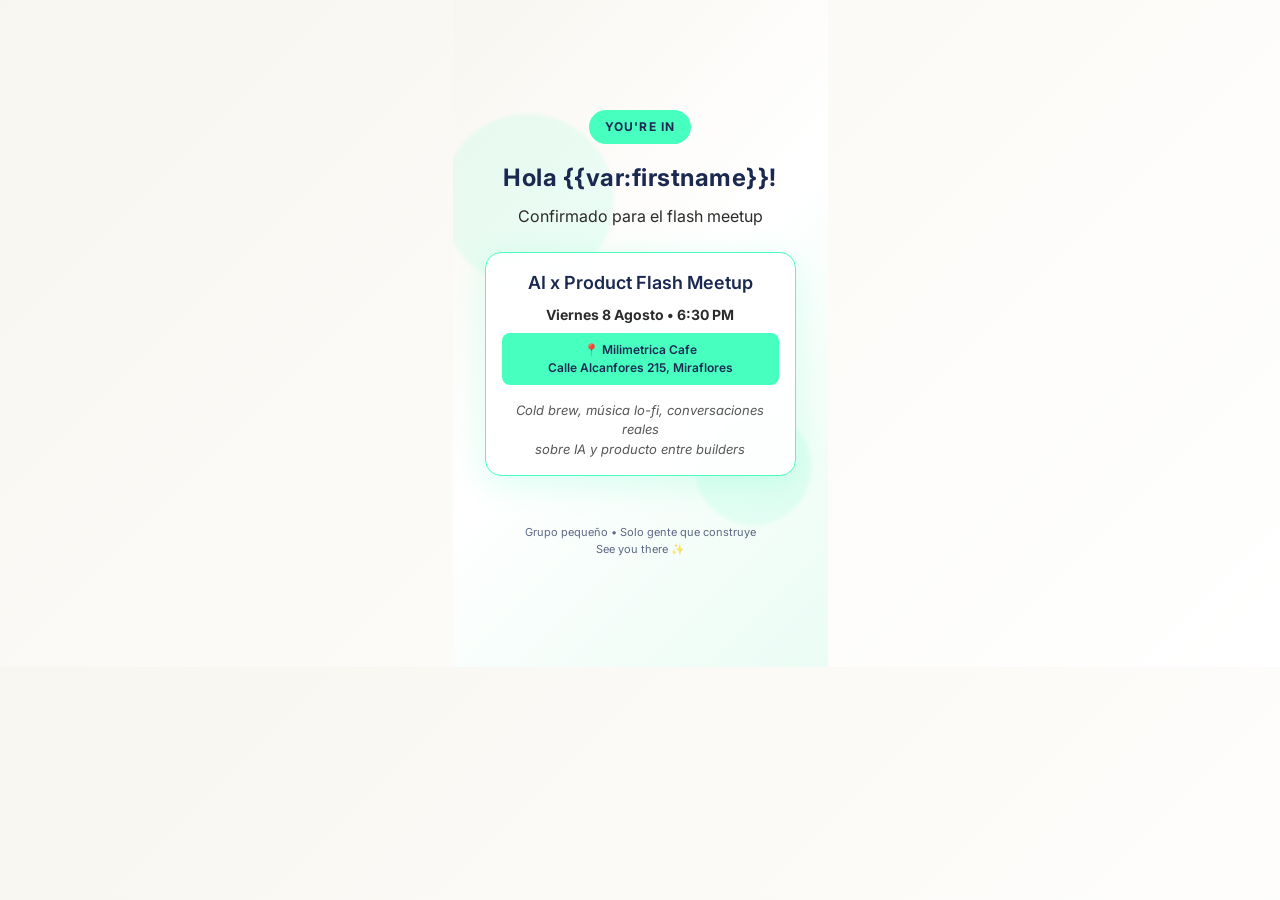
<file: 02-event-design-frameworks/implementation-assets/html-templates/correocafe-2.html>
<!DOCTYPE html>
<html lang="es">
<head>
    <meta charset="UTF-8">
    <meta name="viewport" content="width=device-width, initial-scale=1.0">
    <title>You're In - Flash Meetup</title>
    <style>
        @import url('https://fonts.googleapis.com/css2?family=Inter:wght@300;400;500;600;700&display=swap');
        
        :root {
            --cream: #F8F6F0;
            --navy: #1B2951;
            --charcoal: #2C2C2C;
            --cyan: #47FFBF;
            --cyan-light: rgba(71, 255, 191, 0.1);
            --space-unit: 16px;
        }

        * {
            margin: 0;
            padding: 0;
            box-sizing: border-box;
        }

        body {
            font-family: 'Inter', sans-serif;
            background: linear-gradient(135deg, var(--cream) 0%, #FFFFFF 100%);
            margin: 0;
            padding: 0;
            line-height: 1.5;
        }

        .email-container {
            width: 100%;
            max-width: 375px;
            height: 667px;
            margin: 0 auto;
            background: linear-gradient(135deg, var(--cream) 0%, #FFFFFF 50%, var(--cyan-light) 100%);
            position: relative;
            overflow: hidden;
        }

        .email-container::before {
            content: '';
            position: absolute;
            top: 0;
            left: 0;
            right: 0;
            bottom: 0;
            background: 
                radial-gradient(circle at 20% 30%, var(--cyan-light) 15%, transparent 16%),
                radial-gradient(circle at 80% 70%, var(--cyan-light) 10%, transparent 11%);
            pointer-events: none;
        }

        .content {
            padding: calc(var(--space-unit) * 2);
            height: 100%;
            display: flex;
            flex-direction: column;
            justify-content: center;
            align-items: center;
            text-align: center;
            position: relative;
            z-index: 2;
        }

        .status-badge {
            background: var(--cyan);
            color: var(--navy);
            padding: calc(var(--space-unit) / 2) var(--space-unit);
            border-radius: 20px;
            font-size: 12px;
            font-weight: 700;
            text-transform: uppercase;
            letter-spacing: 0.1em;
            margin-bottom: var(--space-unit);
        }

        .greeting {
            font-size: 24px;
            font-weight: 700;
            color: var(--navy);
            margin-bottom: calc(var(--space-unit) / 2);
            letter-spacing: 0.02em;
        }

        .confirmation-text {
            font-size: 16px;
            color: var(--charcoal);
            margin-bottom: calc(var(--space-unit) * 1.5);
            font-weight: 400;
        }

        .event-card {
            background: rgba(255, 255, 255, 0.9);
            backdrop-filter: blur(20px);
            border-radius: 16px;
            padding: var(--space-unit);
            margin-bottom: calc(var(--space-unit) * 1.5);
            border: 1px solid var(--cyan);
            box-shadow: 0 8px 32px rgba(71, 255, 191, 0.2);
            width: 100%;
        }

        .event-title {
            font-size: 18px;
            font-weight: 600;
            color: var(--navy);
            margin-bottom: calc(var(--space-unit) / 2);
        }

        .event-details {
            font-size: 14px;
            color: var(--charcoal);
            margin-bottom: calc(var(--space-unit) / 2);
        }

        .secret-location {
            background: var(--cyan);
            color: var(--navy);
            padding: calc(var(--space-unit) / 2);
            border-radius: 8px;
            font-size: 12px;
            font-weight: 600;
            margin-bottom: var(--space-unit);
        }

        .vibe-text {
            font-size: 13px;
            color: var(--charcoal);
            font-style: italic;
            opacity: 0.8;
        }

        .footer-note {
            font-size: 11px;
            color: var(--navy);
            opacity: 0.7;
            margin-top: calc(var(--space-unit) * 1.5);
        }

        .glow {
            position: absolute;
            top: 50%;
            left: 50%;
            transform: translate(-50%, -50%);
            width: 200px;
            height: 200px;
            background: radial-gradient(circle, var(--cyan-light) 0%, transparent 70%);
            z-index: 1;
            opacity: 0.6;
        }
    </style>
</head>
<body>
    <div class="email-container">
        <div class="glow"></div>
        <div class="content">
            <div class="status-badge">You're In</div>
            
            <h1 class="greeting">Hola {{var:firstname}}!</h1>
            <p class="confirmation-text">Confirmado para el flash meetup</p>
            
            <div class="event-card">
                <div class="event-title">AI x Product Flash Meetup</div>
                <div class="event-details">
                    <strong>Viernes 8 Agosto • 6:30 PM</strong>
                </div>
                
                <div class="secret-location">
                    📍 Milimetrica Cafe<br>
                    Calle Alcanfores 215, Miraflores
                </div>
                
                <div class="vibe-text">
                    Cold brew, música lo-fi, conversaciones reales<br>
                    sobre IA y producto entre builders
                </div>
            </div>
            
            <div class="footer-note">
                Grupo pequeño • Solo gente que construye<br>
                See you there ✨
            </div>
        </div>
    </div>
</body>
</html>
</file>
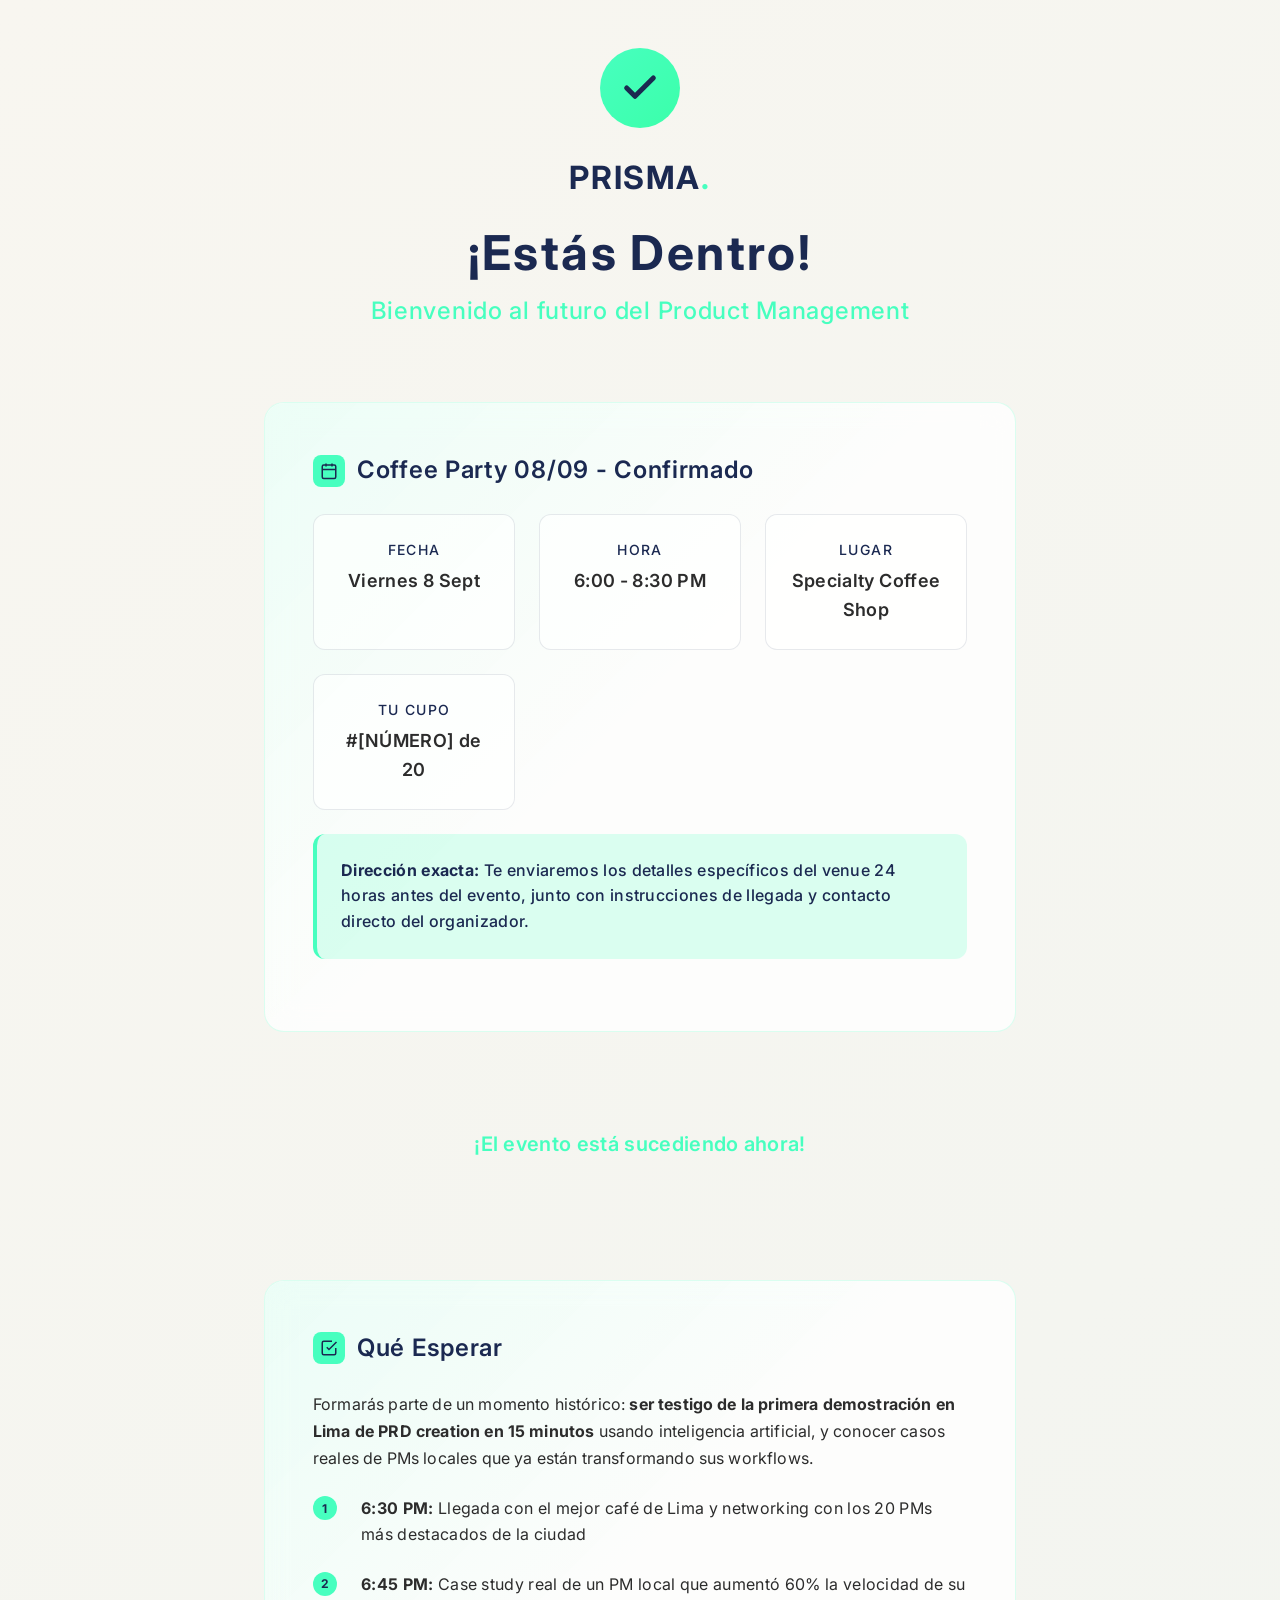
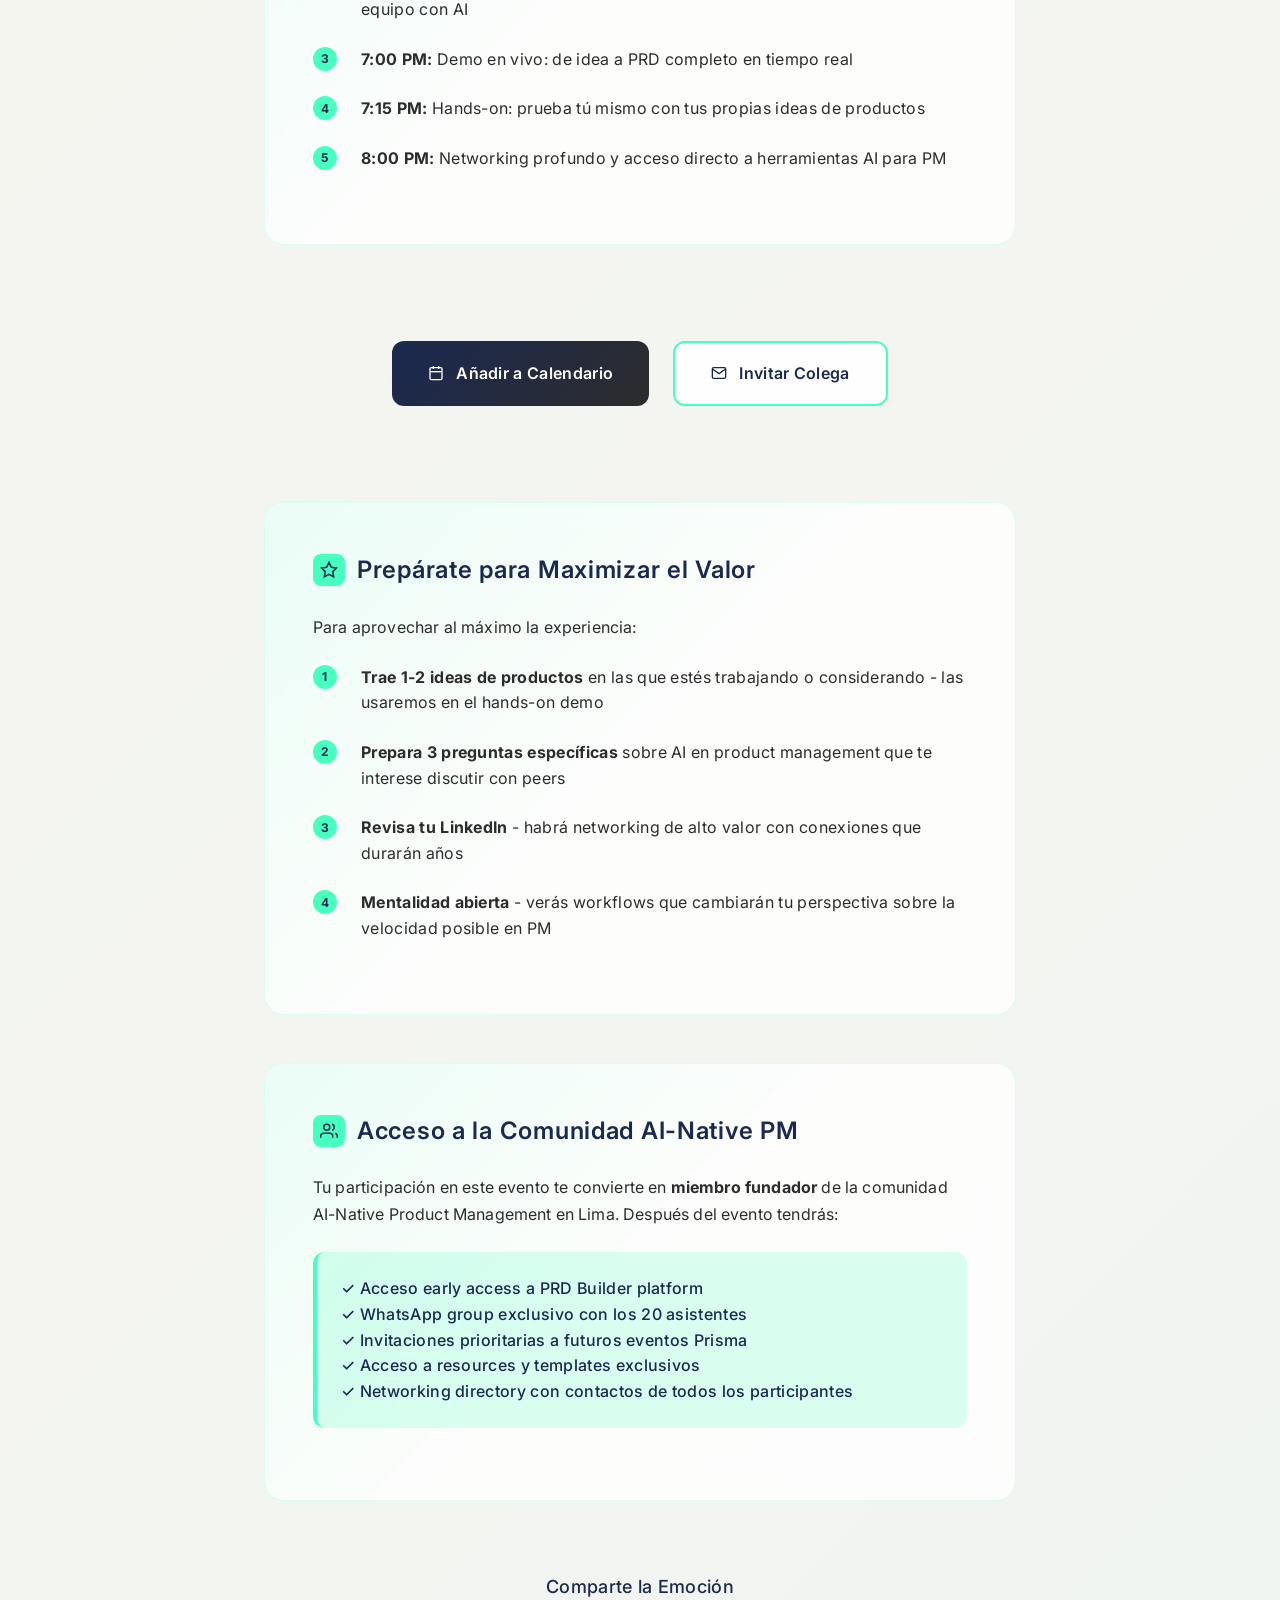
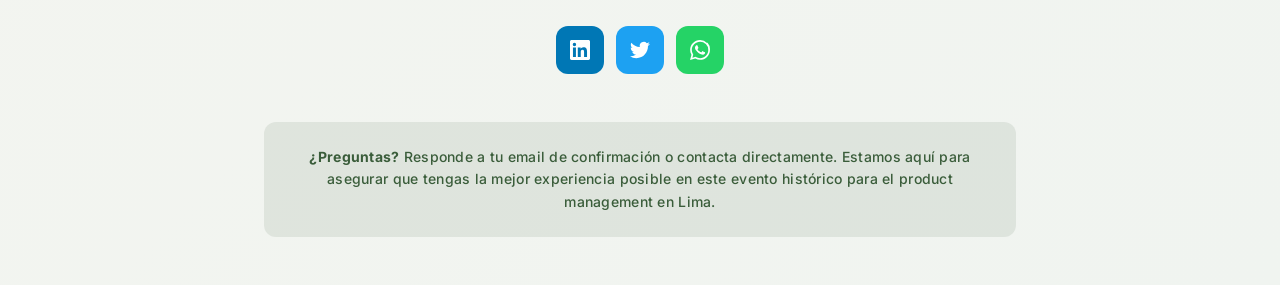
<file: 02-event-design-frameworks/implementation-assets/html-templates/event-confirmation.html>
<!DOCTYPE html>
<html lang="es">
<head>
    <meta charset="UTF-8">
    <meta name="viewport" content="width=device-width, initial-scale=1.0">
    <title>¡Confirmado! Coffee Party 08/09 | Prisma</title>
    <style>
        @import url('https://fonts.googleapis.com/css2?family=Inter:wght@300;400;500;600;700&display=swap');
        
        :root {
            --cream: #F8F6F0;
            --navy: #1B2951;
            --charcoal: #2C2C2C;
            --cyan: #47FFBF;
            --tan: #D4B896;
            --forest: #3A5D3A;
            --space-unit: 24px;
        }

        * {
            margin: 0;
            padding: 0;
            box-sizing: border-box;
        }

        body {
            font-family: 'Inter', sans-serif;
            background: linear-gradient(135deg, var(--cream) 0%, #F0F4F0 100%);
            color: var(--charcoal);
            line-height: 1.6;
            letter-spacing: 0.02em;
            min-height: 100vh;
            overflow-x: hidden;
        }

        /* Granular filter overlay */
        body::before {
            content: '';
            position: fixed;
            top: 0;
            left: 0;
            width: 100%;
            height: 100%;
            background-image: 
                radial-gradient(circle at 25% 25%, transparent 2%, rgba(0,0,0,0.05) 2.5%, transparent 3%),
                radial-gradient(circle at 75% 75%, transparent 2%, rgba(0,0,0,0.05) 2.5%, transparent 3%);
            background-size: 4px 4px;
            pointer-events: none;
            z-index: 1;
            opacity: 0.15;
        }

        .container {
            max-width: 800px;
            margin: 0 auto;
            padding: calc(var(--space-unit) * 2) var(--space-unit);
            position: relative;
            z-index: 2;
        }

        .success-animation {
            text-align: center;
            margin-bottom: calc(var(--space-unit) * 3);
        }

        .checkmark {
            width: 80px;
            height: 80px;
            border-radius: 50%;
            background: linear-gradient(135deg, var(--cyan), #3BFFAA);
            display: inline-flex;
            align-items: center;
            justify-content: center;
            margin-bottom: var(--space-unit);
            animation: scaleIn 0.6s ease-out;
        }

        .checkmark svg {
            width: 40px;
            height: 40px;
            stroke: var(--navy);
            stroke-width: 3;
            stroke-linecap: round;
            stroke-linejoin: round;
            fill: none;
            animation: checkmarkDraw 0.6s ease-out 0.3s forwards;
            stroke-dasharray: 25;
            stroke-dashoffset: 25;
        }

        @keyframes scaleIn {
            0% { transform: scale(0); opacity: 0; }
            100% { transform: scale(1); opacity: 1; }
        }

        @keyframes checkmarkDraw {
            to { stroke-dashoffset: 0; }
        }

        .logo {
            font-weight: 700;
            font-size: 32px;
            color: var(--navy);
            margin-bottom: var(--space-unit);
            letter-spacing: 0.05em;
        }

        .logo .accent {
            color: var(--cyan);
        }

        .confirmation-title {
            font-size: 48px;
            font-weight: 700;
            color: var(--navy);
            margin-bottom: calc(var(--space-unit) / 2);
            letter-spacing: 0.05em;
            line-height: 1.1;
        }

        .confirmation-subtitle {
            font-size: 24px;
            font-weight: 500;
            color: var(--cyan);
            margin-bottom: calc(var(--space-unit) * 2);
            letter-spacing: 0.03em;
        }

        .main-content {
            display: grid;
            gap: calc(var(--space-unit) * 2);
            margin-bottom: calc(var(--space-unit) * 3);
        }

        .content-card {
            background: rgba(255, 255, 255, 0.8);
            backdrop-filter: blur(15px);
            border-radius: 20px;
            padding: calc(var(--space-unit) * 2);
            border: 1px solid rgba(75, 255, 191, 0.2);
            position: relative;
        }

        .content-card::before {
            content: '';
            position: absolute;
            top: 0;
            left: 0;
            right: 0;
            bottom: 0;
            background: linear-gradient(135deg, rgba(75, 255, 191, 0.1) 0%, transparent 50%);
            border-radius: 20px;
            pointer-events: none;
        }

        .card-content {
            position: relative;
            z-index: 1;
        }

        .card-title {
            font-size: 24px;
            font-weight: 600;
            color: var(--navy);
            margin-bottom: var(--space-unit);
            letter-spacing: 0.03em;
            display: flex;
            align-items: center;
            gap: calc(var(--space-unit) / 2);
        }

        .card-icon {
            width: 32px;
            height: 32px;
            background: var(--cyan);
            border-radius: 8px;
            display: flex;
            align-items: center;
            justify-content: center;
        }

        .card-icon svg {
            width: 18px;
            height: 18px;
            stroke: var(--navy);
            stroke-width: 2;
            fill: none;
        }

        .event-details {
            display: grid;
            grid-template-columns: repeat(auto-fit, minmax(200px, 1fr));
            gap: var(--space-unit);
            margin-bottom: var(--space-unit);
        }

        .detail-item {
            text-align: center;
            padding: var(--space-unit);
            background: rgba(255, 255, 255, 0.6);
            border-radius: 12px;
            border: 1px solid rgba(27, 41, 81, 0.1);
        }

        .detail-label {
            font-size: 14px;
            font-weight: 500;
            color: var(--navy);
            text-transform: uppercase;
            letter-spacing: 0.1em;
            margin-bottom: calc(var(--space-unit) / 4);
        }

        .detail-value {
            font-size: 18px;
            font-weight: 600;
            color: var(--charcoal);
            letter-spacing: 0.02em;
        }

        .body-text {
            font-size: 16px;
            color: var(--charcoal);
            line-height: 1.7;
            margin-bottom: var(--space-unit);
            letter-spacing: 0.01em;
        }

        .highlight-box {
            background: rgba(75, 255, 191, 0.2);
            padding: var(--space-unit);
            border-radius: 12px;
            border-left: 4px solid var(--cyan);
            margin: var(--space-unit) 0;
        }

        .highlight-text {
            font-size: 16px;
            color: var(--navy);
            font-weight: 500;
            line-height: 1.6;
        }

        .action-buttons {
            display: flex;
            gap: var(--space-unit);
            justify-content: center;
            flex-wrap: wrap;
            margin: calc(var(--space-unit) * 2) 0;
        }

        .btn {
            padding: calc(var(--space-unit) * 0.75) calc(var(--space-unit) * 1.5);
            border-radius: 12px;
            font-family: 'Inter', sans-serif;
            font-size: 16px;
            font-weight: 600;
            letter-spacing: 0.02em;
            text-decoration: none;
            transition: all 0.3s ease;
            cursor: pointer;
            border: none;
            display: inline-flex;
            align-items: center;
            gap: calc(var(--space-unit) / 2);
        }

        .btn-primary {
            background: linear-gradient(135deg, var(--navy) 0%, var(--charcoal) 100%);
            color: white;
        }

        .btn-primary:hover {
            transform: translateY(-2px);
            box-shadow: 0 8px 16px rgba(27, 41, 81, 0.3);
        }

        .btn-secondary {
            background: rgba(255, 255, 255, 0.9);
            color: var(--navy);
            border: 2px solid var(--cyan);
        }

        .btn-secondary:hover {
            background: var(--cyan);
            color: var(--navy);
            transform: translateY(-1px);
        }

        .social-share {
            text-align: center;
            margin: calc(var(--space-unit) * 2) 0;
        }

        .social-title {
            font-size: 18px;
            font-weight: 500;
            color: var(--navy);
            margin-bottom: var(--space-unit);
        }

        .social-buttons {
            display: flex;
            gap: calc(var(--space-unit) / 2);
            justify-content: center;
        }

        .social-btn {
            width: 48px;
            height: 48px;
            border-radius: 12px;
            display: flex;
            align-items: center;
            justify-content: center;
            text-decoration: none;
            transition: transform 0.3s ease;
        }

        .social-btn:hover {
            transform: translateY(-2px);
        }

        .social-linkedin {
            background: #0077B5;
            color: white;
        }

        .social-twitter {
            background: #1DA1F2;
            color: white;
        }

        .social-whatsapp {
            background: #25D366;
            color: white;
        }

        .countdown-container {
            text-align: center;
            margin: calc(var(--space-unit) * 2) 0;
        }

        .countdown-title {
            font-size: 20px;
            font-weight: 600;
            color: var(--navy);
            margin-bottom: var(--space-unit);
        }

        .countdown {
            display: flex;
            justify-content: center;
            gap: var(--space-unit);
            flex-wrap: wrap;
        }

        .countdown-item {
            background: rgba(255, 255, 255, 0.9);
            border-radius: 12px;
            padding: var(--space-unit);
            min-width: 80px;
            border: 1px solid rgba(75, 255, 191, 0.3);
        }

        .countdown-number {
            font-size: 32px;
            font-weight: 700;
            color: var(--cyan);
            display: block;
        }

        .countdown-label {
            font-size: 12px;
            font-weight: 500;
            color: var(--navy);
            text-transform: uppercase;
            letter-spacing: 0.05em;
        }

        .next-steps {
            list-style: none;
            counter-reset: step-counter;
        }

        .next-steps li {
            counter-increment: step-counter;
            margin-bottom: var(--space-unit);
            padding-left: calc(var(--space-unit) * 2);
            position: relative;
            font-size: 16px;
            line-height: 1.6;
        }

        .next-steps li::before {
            content: counter(step-counter);
            position: absolute;
            left: 0;
            top: 0;
            width: 24px;
            height: 24px;
            background: var(--cyan);
            color: var(--navy);
            border-radius: 50%;
            display: flex;
            align-items: center;
            justify-content: center;
            font-size: 12px;
            font-weight: 700;
        }

        .footer-note {
            text-align: center;
            font-size: 14px;
            color: var(--forest);
            font-weight: 500;
            margin-top: calc(var(--space-unit) * 2);
            padding: var(--space-unit);
            background: rgba(58, 93, 58, 0.1);
            border-radius: 12px;
            letter-spacing: 0.02em;
        }

        @media (max-width: 640px) {
            .container {
                padding: var(--space-unit);
            }
            
            .confirmation-title {
                font-size: 36px;
            }
            
            .event-details {
                grid-template-columns: 1fr;
            }
            
            .action-buttons {
                flex-direction: column;
                align-items: center;
            }
            
            .btn {
                width: 100%;
                max-width: 300px;
                justify-content: center;
            }
        }
    </style>
</head>
<body>
    <div class="container">
        <!-- Success Animation -->
        <div class="success-animation">
            <div class="checkmark">
                <svg viewBox="0 0 24 24">
                    <polyline points="20,6 9,17 4,12"></polyline>
                </svg>
            </div>
            
            <div class="logo">
                PRISMA<span class="accent">.</span>
            </div>
            
            <h1 class="confirmation-title">¡Estás Dentro!</h1>
            <h2 class="confirmation-subtitle">Bienvenido al futuro del Product Management</h2>
        </div>

        <!-- Event Details Card -->
        <div class="main-content">
            <div class="content-card">
                <div class="card-content">
                    <h3 class="card-title">
                        <div class="card-icon">
                            <svg viewBox="0 0 24 24">
                                <rect x="3" y="4" width="18" height="18" rx="2" ry="2"/>
                                <line x1="16" y1="2" x2="16" y2="6"/>
                                <line x1="8" y1="2" x2="8" y2="6"/>
                                <line x1="3" y1="10" x2="21" y2="10"/>
                            </svg>
                        </div>
                        Coffee Party 08/09 - Confirmado
                    </h3>
                    
                    <div class="event-details">
                        <div class="detail-item">
                            <div class="detail-label">Fecha</div>
                            <div class="detail-value">Viernes 8 Sept</div>
                        </div>
                        <div class="detail-item">
                            <div class="detail-label">Hora</div>
                            <div class="detail-value">6:00 - 8:30 PM</div>
                        </div>
                        <div class="detail-item">
                            <div class="detail-label">Lugar</div>
                            <div class="detail-value">Specialty Coffee Shop</div>
                        </div>
                        <div class="detail-item">
                            <div class="detail-label">Tu Cupo</div>
                            <div class="detail-value">#[NÚMERO] de 20</div>
                        </div>
                    </div>
                    
                    <div class="highlight-box">
                        <p class="highlight-text">
                            <strong>Dirección exacta:</strong> Te enviaremos los detalles específicos del venue 24 horas antes del evento, junto con instrucciones de llegada y contacto directo del organizador.
                        </p>
                    </div>
                </div>
            </div>

            <!-- Countdown -->
            <div class="countdown-container">
                <h3 class="countdown-title">Faltan:</h3>
                <div class="countdown" id="countdown">
                    <div class="countdown-item">
                        <span class="countdown-number" id="days">--</span>
                        <span class="countdown-label">Días</span>
                    </div>
                    <div class="countdown-item">
                        <span class="countdown-number" id="hours">--</span>
                        <span class="countdown-label">Horas</span>
                    </div>
                    <div class="countdown-item">  
                        <span class="countdown-number" id="minutes">--</span>
                        <span class="countdown-label">Min</span>
                    </div>
                </div>
            </div>

            <!-- What to Expect -->
            <div class="content-card">
                <div class="card-content">
                    <h3 class="card-title">
                        <div class="card-icon">
                            <svg viewBox="0 0 24 24">
                                <path d="M9 11l3 3L22 4"/>
                                <path d="M21 12v7a2 2 0 01-2 2H5a2 2 0 01-2-2V5a2 2 0 012-2h11"/>
                            </svg>
                        </div>
                        Qué Esperar
                    </h3>
                    
                    <p class="body-text">
                        Formarás parte de un momento histórico: <strong>ser testigo de la primera demostración en Lima de PRD creation en 15 minutos</strong> usando inteligencia artificial, y conocer casos reales de PMs locales que ya están transformando sus workflows.
                    </p>
                    
                    <ul class="next-steps">
                        <li><strong>6:30 PM:</strong> Llegada con el mejor café de Lima y networking con los 20 PMs más destacados de la ciudad</li>
                        <li><strong>6:45 PM:</strong> Case study real de un PM local que aumentó 60% la velocidad de su equipo con AI</li>
                        <li><strong>7:00 PM:</strong> Demo en vivo: de idea a PRD completo en tiempo real</li>
                        <li><strong>7:15 PM:</strong> Hands-on: prueba tú mismo con tus propias ideas de productos</li>
                        <li><strong>8:00 PM:</strong> Networking profundo y acceso directo a herramientas AI para PM</li>
                    </ul>
                </div>
            </div>

            <!-- Action Buttons -->
            <div class="action-buttons">
                <a href="#" class="btn btn-primary">
                    <svg width="16" height="16" viewBox="0 0 24 24" fill="none" stroke="currentColor" stroke-width="2">
                        <rect x="3" y="4" width="18" height="18" rx="2" ry="2"/>
                        <line x1="16" y1="2" x2="16" y2="6"/>
                        <line x1="8" y1="2" x2="8" y2="6"/>
                        <line x1="3" y1="10" x2="21" y2="10"/>
                    </svg>
                    Añadir a Calendario
                </a>
                <a href="#" class="btn btn-secondary">
                    <svg width="16" height="16" viewBox="0 0 24 24" fill="none" stroke="currentColor" stroke-width="2">
                        <path d="M4 4h16c1.1 0 2 .9 2 2v12c0 1.1-.9 2-2 2H4c-1.1 0-2-.9-2-2V6c0-1.1.9-2 2-2z"/>
                        <polyline points="22,6 12,13 2,6"/>
                    </svg>
                    Invitar Colega
                </a>
            </div>

            <!-- Pre-Event Preparation -->
            <div class="content-card">
                <div class="card-content">
                    <h3 class="card-title">
                        <div class="card-icon">
                            <svg viewBox="0 0 24 24">
                                <path d="M12 2l3.09 6.26L22 9.27l-5 4.87 1.18 6.88L12 17.77l-6.18 3.25L7 14.14 2 9.27l6.91-1.01L12 2z"/>
                            </svg>
                        </div>
                        Prepárate para Maximizar el Valor
                    </h3>
                    
                    <p class="body-text">
                        Para aprovechar al máximo la experiencia:
                    </p>
                    
                    <ul class="next-steps">
                        <li><strong>Trae 1-2 ideas de productos</strong> en las que estés trabajando o considerando - las usaremos en el hands-on demo</li>
                        <li><strong>Prepara 3 preguntas específicas</strong> sobre AI en product management que te interese discutir con peers</li>
                        <li><strong>Revisa tu LinkedIn</strong> - habrá networking de alto valor con conexiones que durarán años</li>
                        <li><strong>Mentalidad abierta</strong> - verás workflows que cambiarán tu perspectiva sobre la velocidad posible en PM</li>
                    </ul>
                </div>
            </div>

            <!-- Community Access -->
            <div class="content-card">
                <div class="card-content">
                    <h3 class="card-title">
                        <div class="card-icon">
                            <svg viewBox="0 0 24 24">
                                <path d="M17 21v-2a4 4 0 00-4-4H5a4 4 0 00-4 4v2"/>
                                <circle cx="9" cy="7" r="4"/>
                                <path d="M23 21v-2a4 4 0 00-3-3.87"/>
                                <path d="M16 3.13a4 4 0 010 7.75"/>
                            </svg>
                        </div>
                        Acceso a la Comunidad AI-Native PM
                    </h3>
                    
                    <p class="body-text">
                        Tu participación en este evento te convierte en <strong>miembro fundador</strong> de la comunidad AI-Native Product Management en Lima. Después del evento tendrás:
                    </p>
                    
                    <div class="highlight-box">
                        <p class="highlight-text">
                            ✓ Acceso early access a PRD Builder platform<br>
                            ✓ WhatsApp group exclusivo con los 20 asistentes<br>
                            ✓ Invitaciones prioritarias a futuros eventos Prisma<br>
                            ✓ Acceso a resources y templates exclusivos<br>
                            ✓ Networking directory con contactos de todos los participantes
                        </p>
                    </div>
                </div>
            </div>
        </div>

        <!-- Social Share -->
        <div class="social-share">
            <h3 class="social-title">Comparte la Emoción</h3>
            <div class="social-buttons">
                <a href="#" class="social-btn social-linkedin" title="Compartir en LinkedIn">
                    <svg width="20" height="20" viewBox="0 0 24 24" fill="currentColor">
                        <path d="M20.447 20.452h-3.554v-5.569c0-1.328-.027-3.037-1.852-3.037-1.853 0-2.136 1.445-2.136 2.939v5.667H9.351V9h3.414v1.561h.046c.477-.9 1.637-1.85 3.37-1.85 3.601 0 4.267 2.37 4.267 5.455v6.286zM5.337 7.433a2.062 2.062 0 01-2.063-2.065 2.064 2.064 0 112.063 2.065zm1.782 13.019H3.555V9h3.564v11.452zM22.225 0H1.771C.792 0 0 .774 0 1.729v20.542C0 23.227.792 24 1.771 24h20.451C23.2 24 24 23.227 24 22.271V1.729C24 .774 23.2 0 22.222 0h.003z"/>
                    </svg>
                </a>
                <a href="#" class="social-btn social-twitter" title="Compartir en Twitter">
                    <svg width="20" height="20" viewBox="0 0 24 24" fill="currentColor">
                        <path d="M23.953 4.57a10 10 0 01-2.825.775 4.958 4.958 0 002.163-2.723c-.951.555-2.005.959-3.127 1.184a4.92 4.92 0 00-8.384 4.482C7.69 8.095 4.067 6.13 1.64 3.162a4.822 4.822 0 00-.666 2.475c0 1.71.87 3.213 2.188 4.096a4.904 4.904 0 01-2.228-.616v.06a4.923 4.923 0 003.946 4.827 4.996 4.996 0 01-2.212.085 4.936 4.936 0 004.604 3.417 9.867 9.867 0 01-6.102 2.105c-.39 0-.779-.023-1.17-.067a13.995 13.995 0 007.557 2.209c9.053 0 13.998-7.496 13.998-13.985 0-.21 0-.42-.015-.63A9.935 9.935 0 0024 4.59z"/>
                    </svg>
                </a>
                <a href="#" class="social-btn social-whatsapp" title="Compartir en WhatsApp">
                    <svg width="20" height="20" viewBox="0 0 24 24" fill="currentColor">
                        <path d="M17.472 14.382c-.297-.149-1.758-.867-2.03-.967-.273-.099-.471-.148-.67.15-.197.297-.767.966-.94 1.164-.173.199-.347.223-.644.075-.297-.15-1.255-.463-2.39-1.475-.883-.788-1.48-1.761-1.653-2.059-.173-.297-.018-.458.13-.606.134-.133.298-.347.446-.52.149-.174.198-.298.298-.497.099-.198.05-.371-.025-.52-.075-.149-.669-1.612-.916-2.207-.242-.579-.487-.5-.669-.51-.173-.008-.371-.01-.57-.01-.198 0-.52.074-.792.372-.272.297-1.04 1.016-1.04 2.479 0 1.462 1.065 2.875 1.213 3.074.149.198 2.096 3.2 5.077 4.487.709.306 1.262.489 1.694.625.712.227 1.36.195 1.871.118.571-.085 1.758-.719 2.006-1.413.248-.694.248-1.289.173-1.413-.074-.124-.272-.198-.57-.347m-5.421 7.403h-.004a9.87 9.87 0 01-5.031-1.378l-.361-.214-3.741.982.998-3.648-.235-.374a9.86 9.86 0 01-1.51-5.26c.001-5.45 4.436-9.884 9.888-9.884 2.64 0 5.122 1.03 6.988 2.898a9.825 9.825 0 012.893 6.994c-.003 5.45-4.437 9.884-9.885 9.884m8.413-18.297A11.815 11.815 0 0012.05 0C5.495 0 .16 5.335.157 11.892c0 2.096.547 4.142 1.588 5.945L.057 24l6.305-1.654a11.882 11.882 0 005.683 1.448h.005c6.554 0 11.89-5.335 11.893-11.893A11.821 11.821 0 0020.885 3.085"/>
                    </svg>
                </a>
            </div>
        </div>

        <!-- Footer -->
        <div class="footer-note">
            <strong>¿Preguntas?</strong> Responde a tu email de confirmación o contacta directamente. 
            Estamos aquí para asegurar que tengas la mejor experiencia posible en este evento histórico para el product management en Lima.
        </div>
    </div>

    <script>
        // Countdown timer
        function updateCountdown() {
            const eventDate = new Date('September 8, 2024 18:00:00').getTime();
            const now = new Date().getTime();
            const distance = eventDate - now;

            const days = Math.floor(distance / (1000 * 60 * 60 * 24));
            const hours = Math.floor((distance % (1000 * 60 * 60 * 24)) / (1000 * 60 * 60));
            const minutes = Math.floor((distance % (1000 * 60 * 60)) / (1000 * 60));

            document.getElementById('days').textContent = days;
            document.getElementById('hours').textContent = hours;
            document.getElementById('minutes').textContent = minutes;

            if (distance < 0) {
                document.querySelector('.countdown-container').innerHTML = '<h3 class="countdown-title" style="color: var(--cyan);">¡El evento está sucediendo ahora!</h3>';
            }
        }

        // Update countdown every minute
        updateCountdown();
        setInterval(updateCountdown, 60000);

        // Social sharing
        document.querySelector('.social-linkedin').addEventListener('click', function(e) {
            e.preventDefault();
            const text = 'Just confirmed for Coffee Party 08/09 - AI-Native Product Management in Lima! Excited to be part of the beginning of AI-powered PM workflows. #ProductManagement #AI #Lima';
            const url = `https://www.linkedin.com/sharing/share-offsite/?url=${encodeURIComponent(window.location.href)}&summary=${encodeURIComponent(text)}`;
            window.open(url, '_blank', 'width=600,height=400');
        });

        document.querySelector('.social-twitter').addEventListener('click', function(e) {
            e.preventDefault();
            const text = 'Confirmed for Coffee Party 08/09 - witnessing the future of Product Management in Lima! AI-native workflows here we come 🚀 #ProductManagement #AI';
            const url = `https://twitter.com/intent/tweet?text=${encodeURIComponent(text)}&url=${encodeURIComponent(window.location.href)}`;
            window.open(url, '_blank', 'width=600,height=400');
        });

        document.querySelector('.social-whatsapp').addEventListener('click', function(e) {
            e.preventDefault();
            const text = '¡Confirmado para Coffee Party 08/09! Seré parte del inicio de AI-native Product Management en Lima. Va a ser histórico 🔥';
            const url = `https://wa.me/?text=${encodeURIComponent(text)}`;
            window.open(url, '_blank');
        });

        // Calendar integration
        document.querySelector('.btn-primary').addEventListener('click', function(e) {
            e.preventDefault();
            const startDate = '20240908T180000Z';
            const endDate = '20240908T203000Z';
            const title = 'Coffee Party 08/09 - AI-Native Product Management | Prisma';
            const details = 'Exclusive coffee party with Lima\'s top 20 product managers exploring AI workflows. Live PRD creation demo, local success stories, and hands-on experience with AI tools.';
            const location = 'Specialty Coffee Shop, Lima (exact address to be sent 24h before)';
            
            const googleCalUrl = `https://calendar.google.com/calendar/render?action=TEMPLATE&text=${encodeURIComponent(title)}&dates=${startDate}/${endDate}&details=${encodeURIComponent(details)}&location=${encodeURIComponent(location)}`;
            
            window.open(googleCalUrl, '_blank');
        });
    </script>
</body>
</html>
</file>
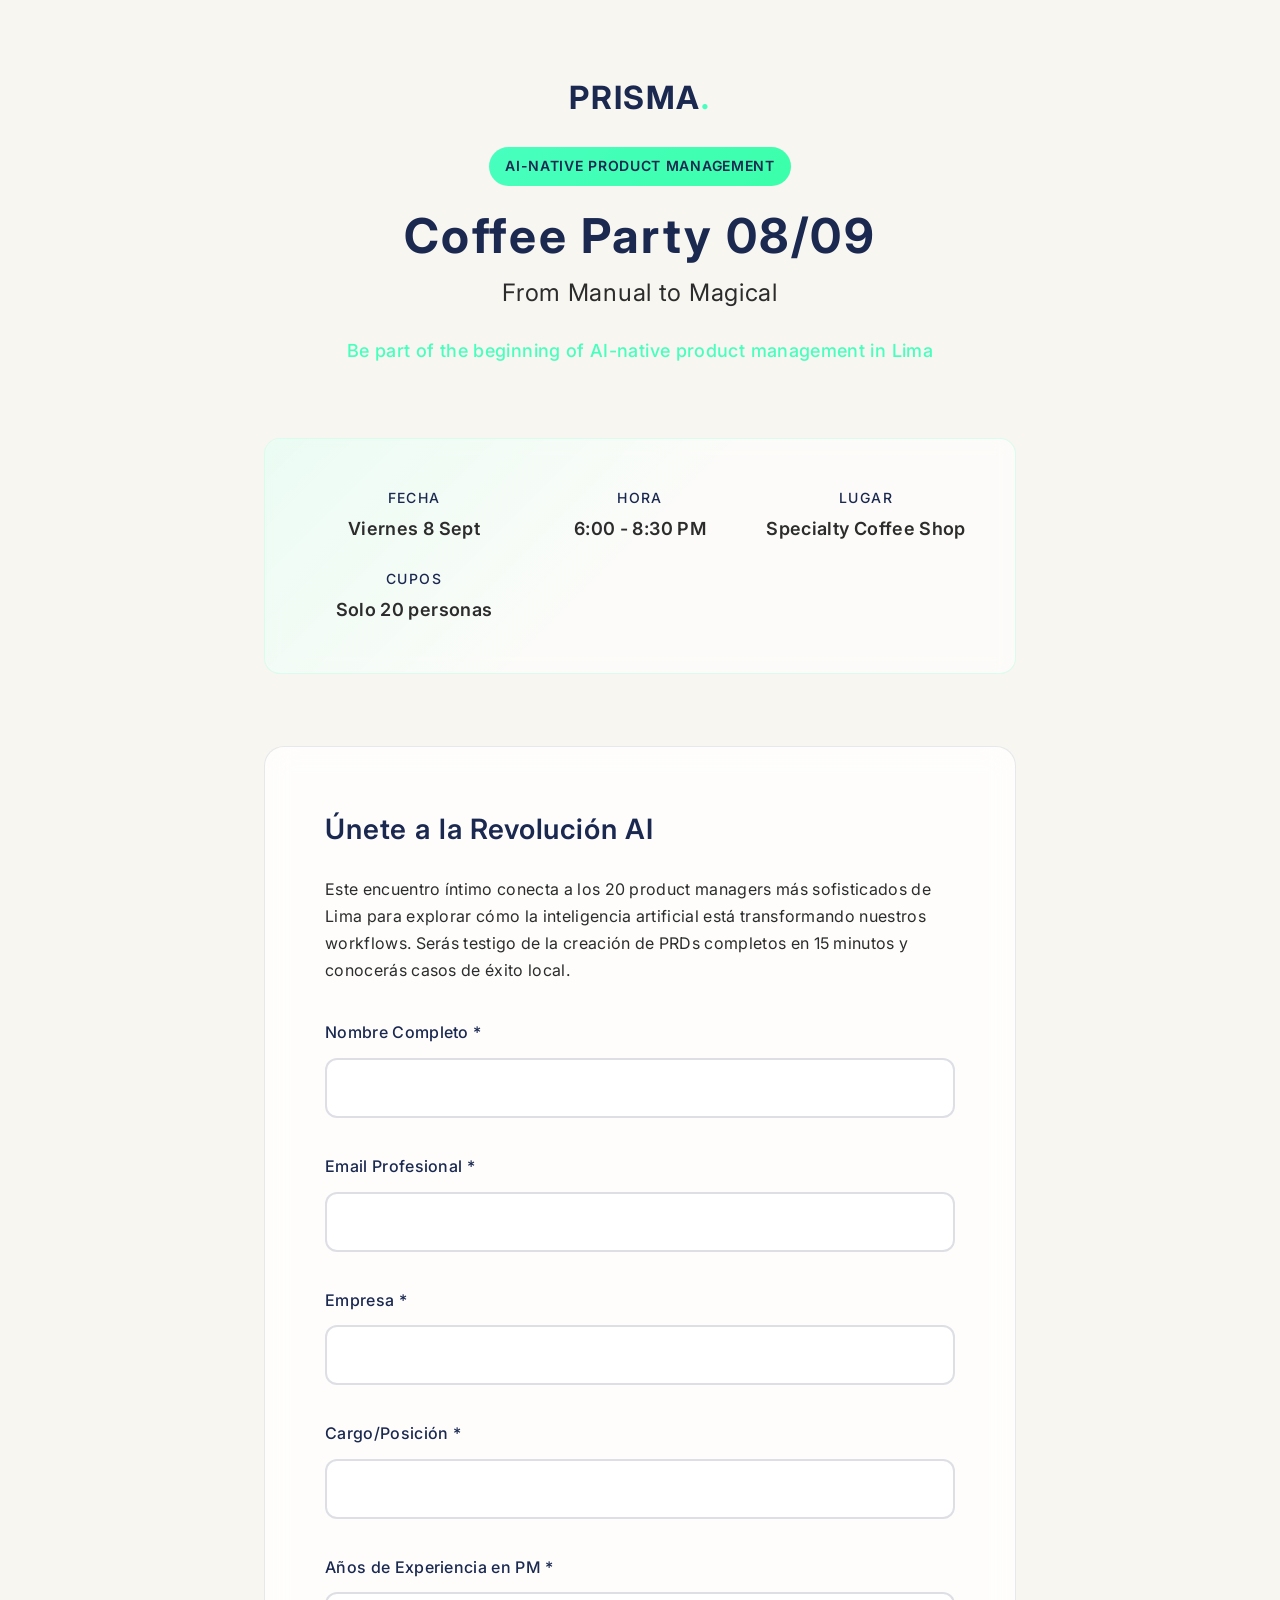
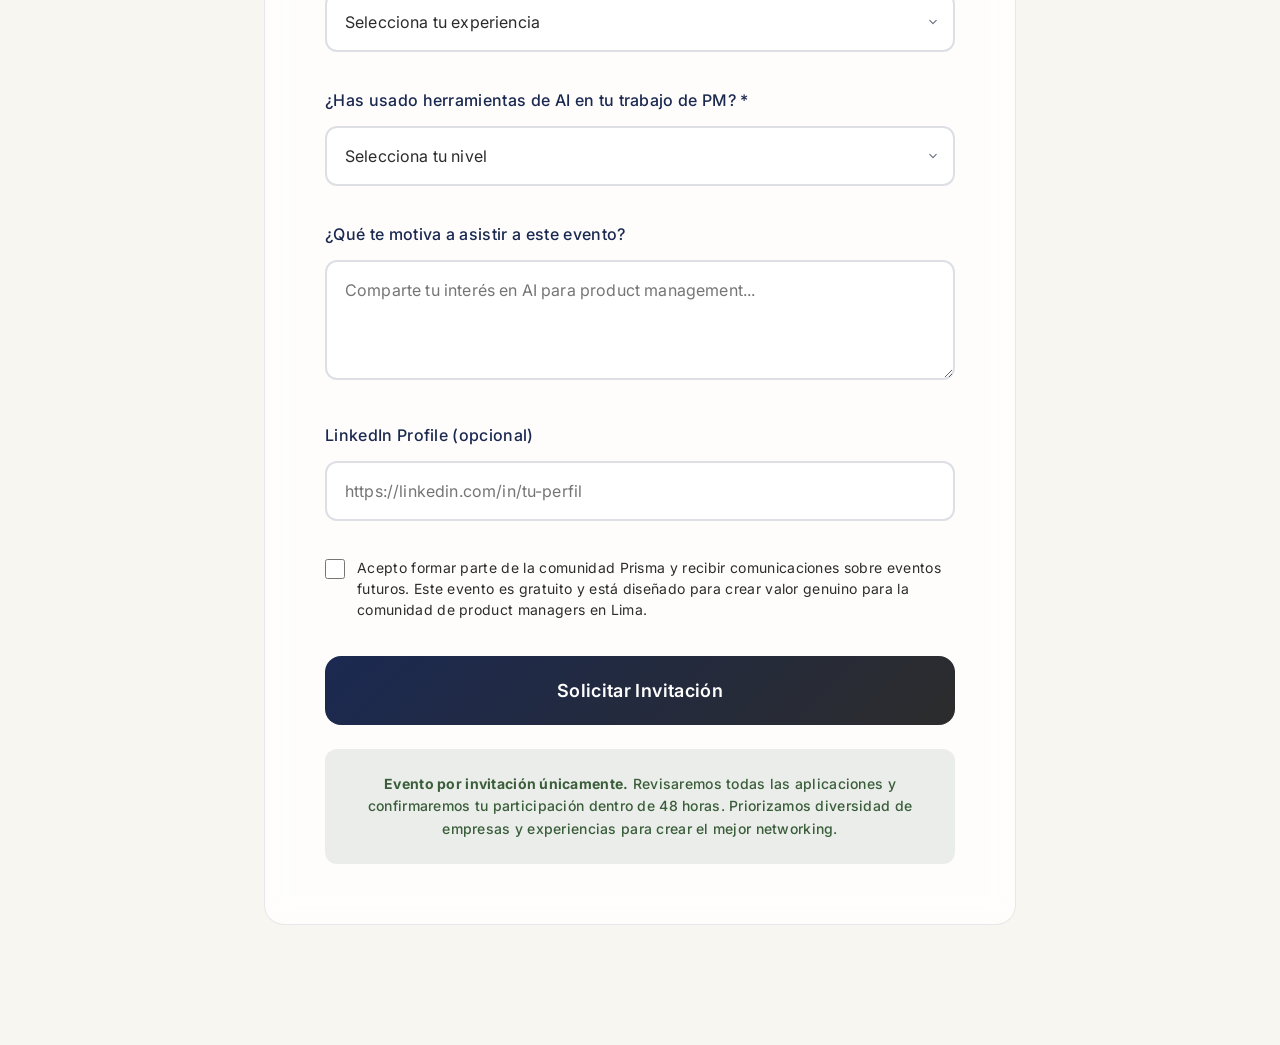
<file: 02-event-design-frameworks/implementation-assets/html-templates/event-registration.html>
<!DOCTYPE html>
<html lang="es">
<head>
    <meta charset="UTF-8">
    <meta name="viewport" content="width=device-width, initial-scale=1.0">
    <title>Coffee Party 08/09 - AI-Native Product Management | Prisma</title>
    <style>
        @import url('https://fonts.googleapis.com/css2?family=Inter:wght@300;400;500;600;700&display=swap');
        
        :root {
            --cream: #F8F6F0;
            --navy: #1B2951;
            --charcoal: #2C2C2C;
            --cyan: #47FFBF;
            --tan: #D4B896;
            --forest: #3A5D3A;
            --space-unit: 24px;
        }

        * {
            margin: 0;
            padding: 0;
            box-sizing: border-box;
        }

        body {
            font-family: 'Inter', sans-serif;
            background-color: var(--cream);
            color: var(--charcoal);
            line-height: 1.6;
            letter-spacing: 0.02em;
            overflow-x: hidden;
        }

        /* Granular filter overlay */
        body::before {
            content: '';
            position: fixed;
            top: 0;
            left: 0;
            width: 100%;
            height: 100%;
            background-image: 
                radial-gradient(circle at 25% 25%, transparent 2%, rgba(0,0,0,0.05) 2.5%, transparent 3%),
                radial-gradient(circle at 75% 75%, transparent 2%, rgba(0,0,0,0.05) 2.5%, transparent 3%);
            background-size: 4px 4px;
            pointer-events: none;
            z-index: 1;
            opacity: 0.15;
        }

        .container {
            max-width: 800px;
            margin: 0 auto;
            padding: calc(var(--space-unit) * 3) var(--space-unit);
            position: relative;
            z-index: 2;
        }

        .header {
            text-align: center;
            margin-bottom: calc(var(--space-unit) * 3);
        }

        .logo {
            font-weight: 700;
            font-size: 32px;
            color: var(--navy);
            margin-bottom: var(--space-unit);
            letter-spacing: 0.05em;
        }

        .logo .accent {
            color: var(--cyan);
        }

        .event-title {
            font-size: 48px;
            font-weight: 700;
            color: var(--navy);
            margin-bottom: calc(var(--space-unit) / 2);
            letter-spacing: 0.05em;
            line-height: 1.1;
        }

        .event-subtitle {
            font-size: 24px;
            font-weight: 400;
            color: var(--charcoal);
            margin-bottom: var(--space-unit);
            letter-spacing: 0.03em;
        }

        .event-tagline {
            font-size: 18px;
            font-weight: 500;
            color: var(--cyan);
            margin-bottom: calc(var(--space-unit) * 2);
            letter-spacing: 0.02em;
        }

        .event-details {
            background: rgba(255, 255, 255, 0.6);
            backdrop-filter: blur(10px);
            border-radius: 16px;
            padding: calc(var(--space-unit) * 2);
            margin-bottom: calc(var(--space-unit) * 3);
            border: 1px solid rgba(75, 255, 191, 0.2);
            position: relative;
        }

        .event-details::before {
            content: '';
            position: absolute;
            top: 0;
            left: 0;
            right: 0;
            bottom: 0;
            background: linear-gradient(135deg, rgba(75, 255, 191, 0.1) 0%, transparent 50%);
            border-radius: 16px;
            pointer-events: none;
        }

        .detail-grid {
            display: grid;
            grid-template-columns: repeat(auto-fit, minmax(200px, 1fr));
            gap: var(--space-unit);
            position: relative;
            z-index: 1;
        }

        .detail-item {
            text-align: center;
        }

        .detail-label {
            font-size: 14px;
            font-weight: 500;
            color: var(--navy);
            text-transform: uppercase;
            letter-spacing: 0.1em;
            margin-bottom: calc(var(--space-unit) / 4);
        }

        .detail-value {
            font-size: 18px;
            font-weight: 600;
            color: var(--charcoal);
            letter-spacing: 0.02em;
        }

        .form-section {
            background: rgba(255, 255, 255, 0.8);
            backdrop-filter: blur(15px);
            border-radius: 20px;
            padding: calc(var(--space-unit) * 2.5);
            margin-bottom: calc(var(--space-unit) * 2);
            border: 1px solid rgba(27, 41, 81, 0.1);
        }

        .form-title {
            font-size: 28px;
            font-weight: 600;
            color: var(--navy);
            margin-bottom: var(--space-unit);
            letter-spacing: 0.03em;
        }

        .form-description {
            font-size: 16px;
            color: var(--charcoal);
            margin-bottom: calc(var(--space-unit) * 1.5);
            line-height: 1.7;
        }

        .form-group {
            margin-bottom: calc(var(--space-unit) * 1.5);
        }

        .form-label {
            display: block;
            font-size: 16px;
            font-weight: 500;
            color: var(--navy);
            margin-bottom: calc(var(--space-unit) / 2);
            letter-spacing: 0.02em;
        }

        .form-input {
            width: 100%;
            padding: calc(var(--space-unit) * 0.75);
            border: 2px solid rgba(27, 41, 81, 0.15);
            border-radius: 12px;
            font-family: 'Inter', sans-serif;
            font-size: 16px;
            background: rgba(255, 255, 255, 0.9);
            color: var(--charcoal);
            transition: all 0.3s ease;
            letter-spacing: 0.01em;
        }

        .form-input:focus {
            outline: none;
            border-color: var(--cyan);
            background: rgba(255, 255, 255, 1);
            box-shadow: 0 0 0 4px rgba(75, 255, 191, 0.1);
        }

        .form-textarea {
            min-height: 120px;
            resize: vertical;
        }

        .form-select {
            appearance: none;
            background-image: url("data:image/svg+xml,%3csvg xmlns='http://www.w3.org/2000/svg' fill='none' viewBox='0 0 20 20'%3e%3cpath stroke='%236b7280' stroke-linecap='round' stroke-linejoin='round' stroke-width='1.5' d='M6 8l4 4 4-4'/%3e%3c/svg%3e");
            background-position: right 12px center;
            background-repeat: no-repeat;
            background-size: 16px;
            padding-right: 48px;
        }

        .checkbox-group {
            display: flex;
            align-items: flex-start;
            gap: calc(var(--space-unit) / 2);
        }

        .checkbox {
            width: 20px;
            height: 20px;
            margin-top: 2px;
        }

        .checkbox-label {
            flex: 1;
            font-size: 14px;
            color: var(--charcoal);
            line-height: 1.5;
        }

        .submit-btn {
            width: 100%;
            padding: calc(var(--space-unit) * 1);
            background: linear-gradient(135deg, var(--navy) 0%, var(--charcoal) 100%);
            color: white;
            border: none;
            border-radius: 16px;
            font-family: 'Inter', sans-serif;
            font-size: 18px;
            font-weight: 600;
            letter-spacing: 0.02em;
            cursor: pointer;
            transition: all 0.3s ease;
            position: relative;
            overflow: hidden;
        }

        .submit-btn::before {
            content: '';
            position: absolute;
            top: 0;
            left: -100%;
            width: 100%;
            height: 100%;
            background: linear-gradient(90deg, transparent, rgba(75, 255, 191, 0.3), transparent);
            transition: left 0.5s ease;
        }

        .submit-btn:hover::before {
            left: 100%;
        }

        .submit-btn:hover {
            transform: translateY(-2px);
            box-shadow: 0 12px 24px rgba(27, 41, 81, 0.2);
        }

        .ai-native-badge {
            display: inline-block;
            background: linear-gradient(135deg, var(--cyan), #3BFFAA);
            color: var(--navy);
            padding: calc(var(--space-unit) / 3) calc(var(--space-unit) / 1.5);
            border-radius: 24px;
            font-size: 14px;
            font-weight: 600;
            text-transform: uppercase;
            letter-spacing: 0.05em;
            margin-bottom: var(--space-unit);
        }

        .exclusive-note {
            text-align: center;
            font-size: 14px;
            color: var(--forest);
            font-weight: 500;
            margin-top: var(--space-unit);
            padding: var(--space-unit);
            background: rgba(58, 93, 58, 0.1);
            border-radius: 12px;
            letter-spacing: 0.02em;
        }

        @media (max-width: 640px) {
            .container {
                padding: var(--space-unit);
            }
            
            .event-title {
                font-size: 36px;
            }
            
            .event-subtitle {
                font-size: 20px;
            }
            
            .detail-grid {
                grid-template-columns: 1fr;
            }
        }
    </style>
</head>
<body>
    <div class="container">
        <div class="header">
            <div class="logo">
                PRISMA<span class="accent">.</span>
            </div>
            
            <div class="ai-native-badge">
                AI-Native Product Management
            </div>
            
            <h1 class="event-title">Coffee Party 08/09</h1>
            <h2 class="event-subtitle">From Manual to Magical</h2>
            <p class="event-tagline">Be part of the beginning of AI-native product management in Lima</p>
        </div>

        <div class="event-details">
            <div class="detail-grid">
                <div class="detail-item">
                    <div class="detail-label">Fecha</div>
                    <div class="detail-value">Viernes 8 Sept</div>
                </div>
                <div class="detail-item">
                    <div class="detail-label">Hora</div>
                    <div class="detail-value">6:00 - 8:30 PM</div>
                </div>
                <div class="detail-item">
                    <div class="detail-label">Lugar</div>
                    <div class="detail-value">Specialty Coffee Shop</div>
                </div>
                <div class="detail-item">
                    <div class="detail-label">Cupos</div>
                    <div class="detail-value">Solo 20 personas</div>
                </div>
            </div>
        </div>

        <div class="form-section">
            <h3 class="form-title">Únete a la Revolución AI</h3>
            <p class="form-description">
                Este encuentro íntimo conecta a los 20 product managers más sofisticados de Lima para explorar cómo la inteligencia artificial está transformando nuestros workflows. Serás testigo de la creación de PRDs completos en 15 minutos y conocerás casos de éxito local.
            </p>

            <form id="registrationForm" action="#" method="POST">
                <div class="form-group">
                    <label class="form-label" for="name">Nombre Completo *</label>
                    <input type="text" id="name" name="name" class="form-input" required>
                </div>

                <div class="form-group">
                    <label class="form-label" for="email">Email Profesional *</label>
                    <input type="email" id="email" name="email" class="form-input" required>
                </div>

                <div class="form-group">
                    <label class="form-label" for="company">Empresa *</label>
                    <input type="text" id="company" name="company" class="form-input" required>
                </div>

                <div class="form-group">
                    <label class="form-label" for="role">Cargo/Posición *</label>
                    <input type="text" id="role" name="role" class="form-input" required>
                </div>

                <div class="form-group">
                    <label class="form-label" for="experience">Años de Experiencia en PM *</label>
                    <select id="experience" name="experience" class="form-input form-select" required>
                        <option value="">Selecciona tu experiencia</option>
                        <option value="3-5">3-5 años</option>
                        <option value="5-8">5-8 años</option>
                        <option value="8-12">8-12 años</option>
                        <option value="12+">12+ años</option>
                    </select>
                </div>

                <div class="form-group">
                    <label class="form-label" for="ai-experience">¿Has usado herramientas de AI en tu trabajo de PM? *</label>
                    <select id="ai-experience" name="ai_experience" class="form-input form-select" required>
                        <option value="">Selecciona tu nivel</option>
                        <option value="no">No, aún no he probado</option>
                        <option value="experimenting">Experimentando ocasionalmente</option>
                        <option value="regular">Uso regular en algunos workflows</option>
                        <option value="advanced">Usuario avanzado, integrado en mi proceso</option>
                    </select>
                </div>

                <div class="form-group">
                    <label class="form-label" for="motivation">¿Qué te motiva a asistir a este evento?</label>
                    <textarea id="motivation" name="motivation" class="form-input form-textarea" placeholder="Comparte tu interés en AI para product management..."></textarea>
                </div>

                <div class="form-group">
                    <label class="form-label" for="linkedin">LinkedIn Profile (opcional)</label>
                    <input type="url" id="linkedin" name="linkedin" class="form-input" placeholder="https://linkedin.com/in/tu-perfil">
                </div>

                <div class="form-group">
                    <div class="checkbox-group">
                        <input type="checkbox" id="terms" name="terms" class="checkbox" required>
                        <label for="terms" class="checkbox-label">
                            Acepto formar parte de la comunidad Prisma y recibir comunicaciones sobre eventos futuros. Este evento es gratuito y está diseñado para crear valor genuino para la comunidad de product managers en Lima.
                        </label>
                    </div>
                </div>

                <button type="submit" class="submit-btn">
                    Solicitar Invitación
                </button>

                <div class="exclusive-note">
                    <strong>Evento por invitación únicamente.</strong> Revisaremos todas las aplicaciones y confirmaremos tu participación dentro de 48 horas. Priorizamos diversidad de empresas y experiencias para crear el mejor networking.
                </div>
            </form>
        </div>
    </div>

    <script>
        document.getElementById('registrationForm').addEventListener('submit', function(e) {
            e.preventDefault();
            
            // Simulate form submission
            const submitBtn = document.querySelector('.submit-btn');
            submitBtn.textContent = 'Enviando...';
            submitBtn.disabled = true;
            
            setTimeout(() => {
                alert('¡Gracias por tu interés! Revisaremos tu aplicación y te contactaremos dentro de 48 horas.');
                // In production, redirect to confirmation page
                window.location.href = 'confirmation.html';
            }, 2000);
        });
    </script>
</body>
</html>
</file>
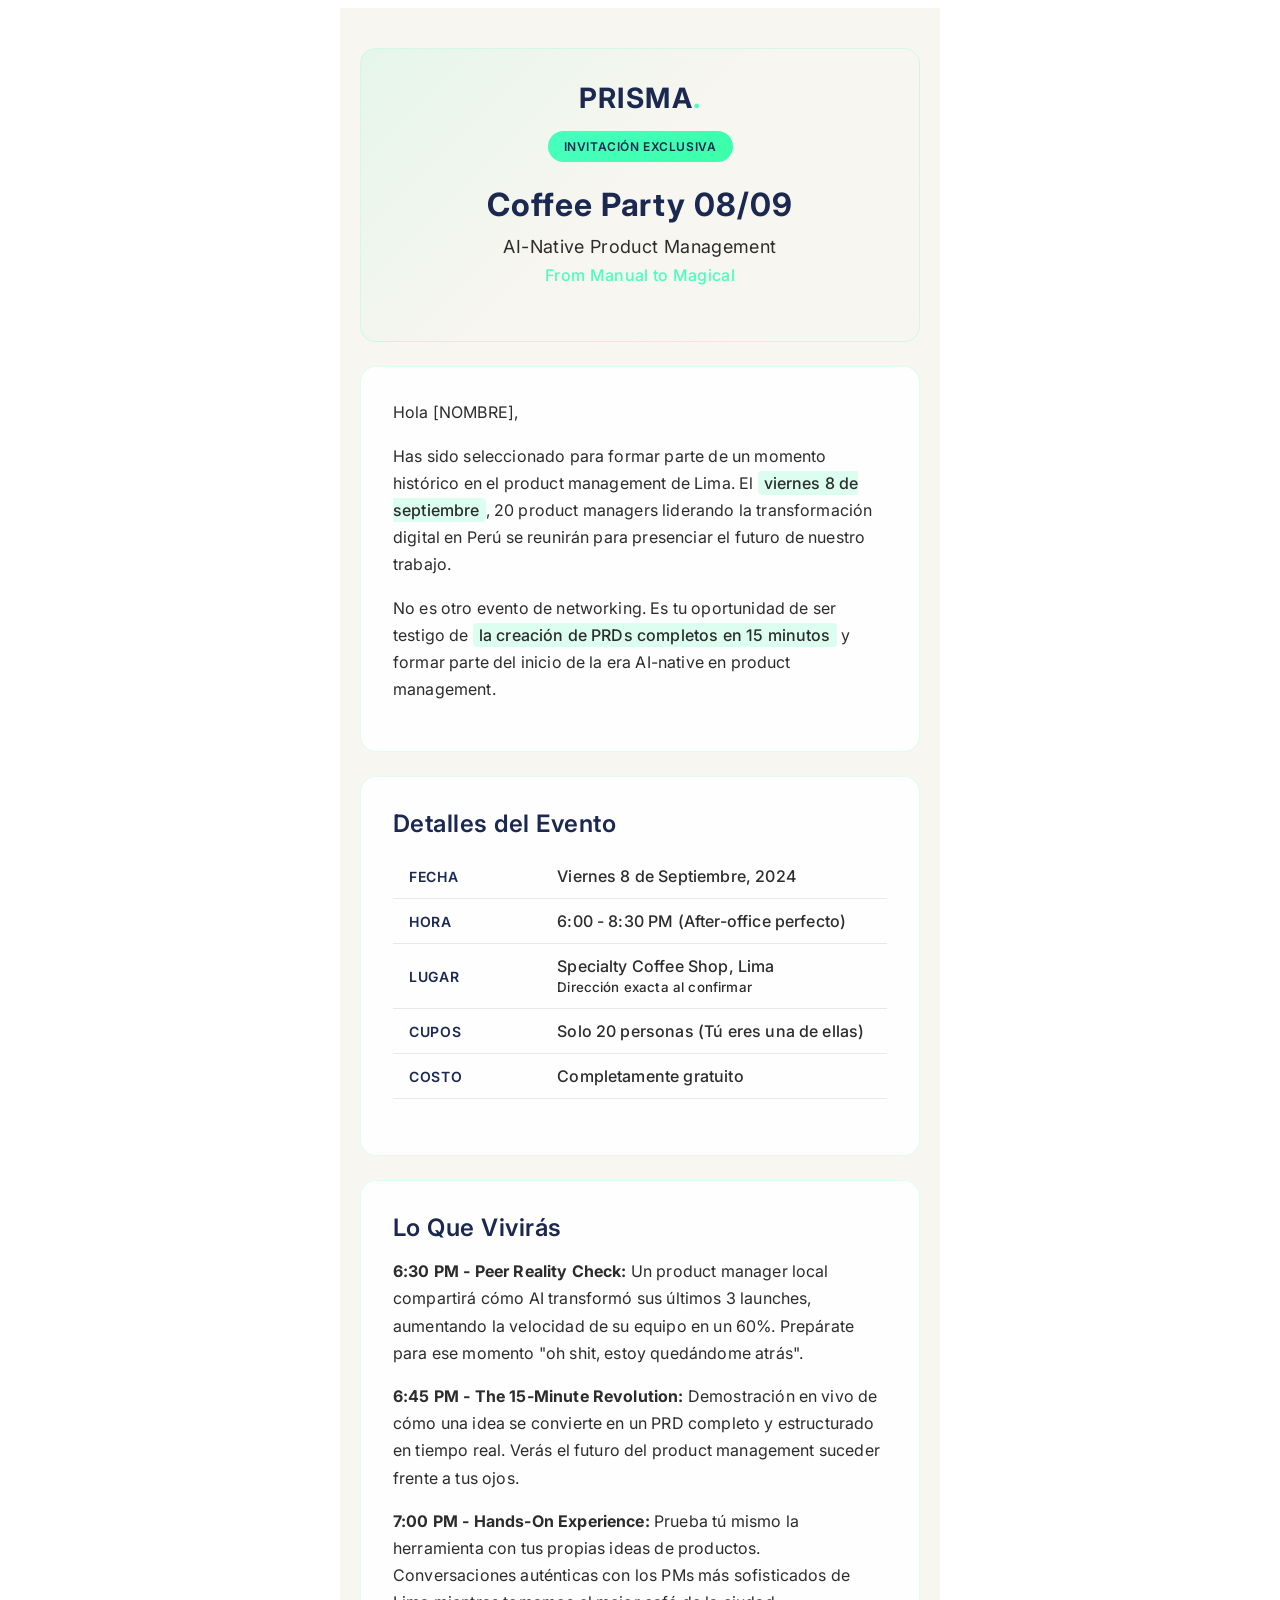
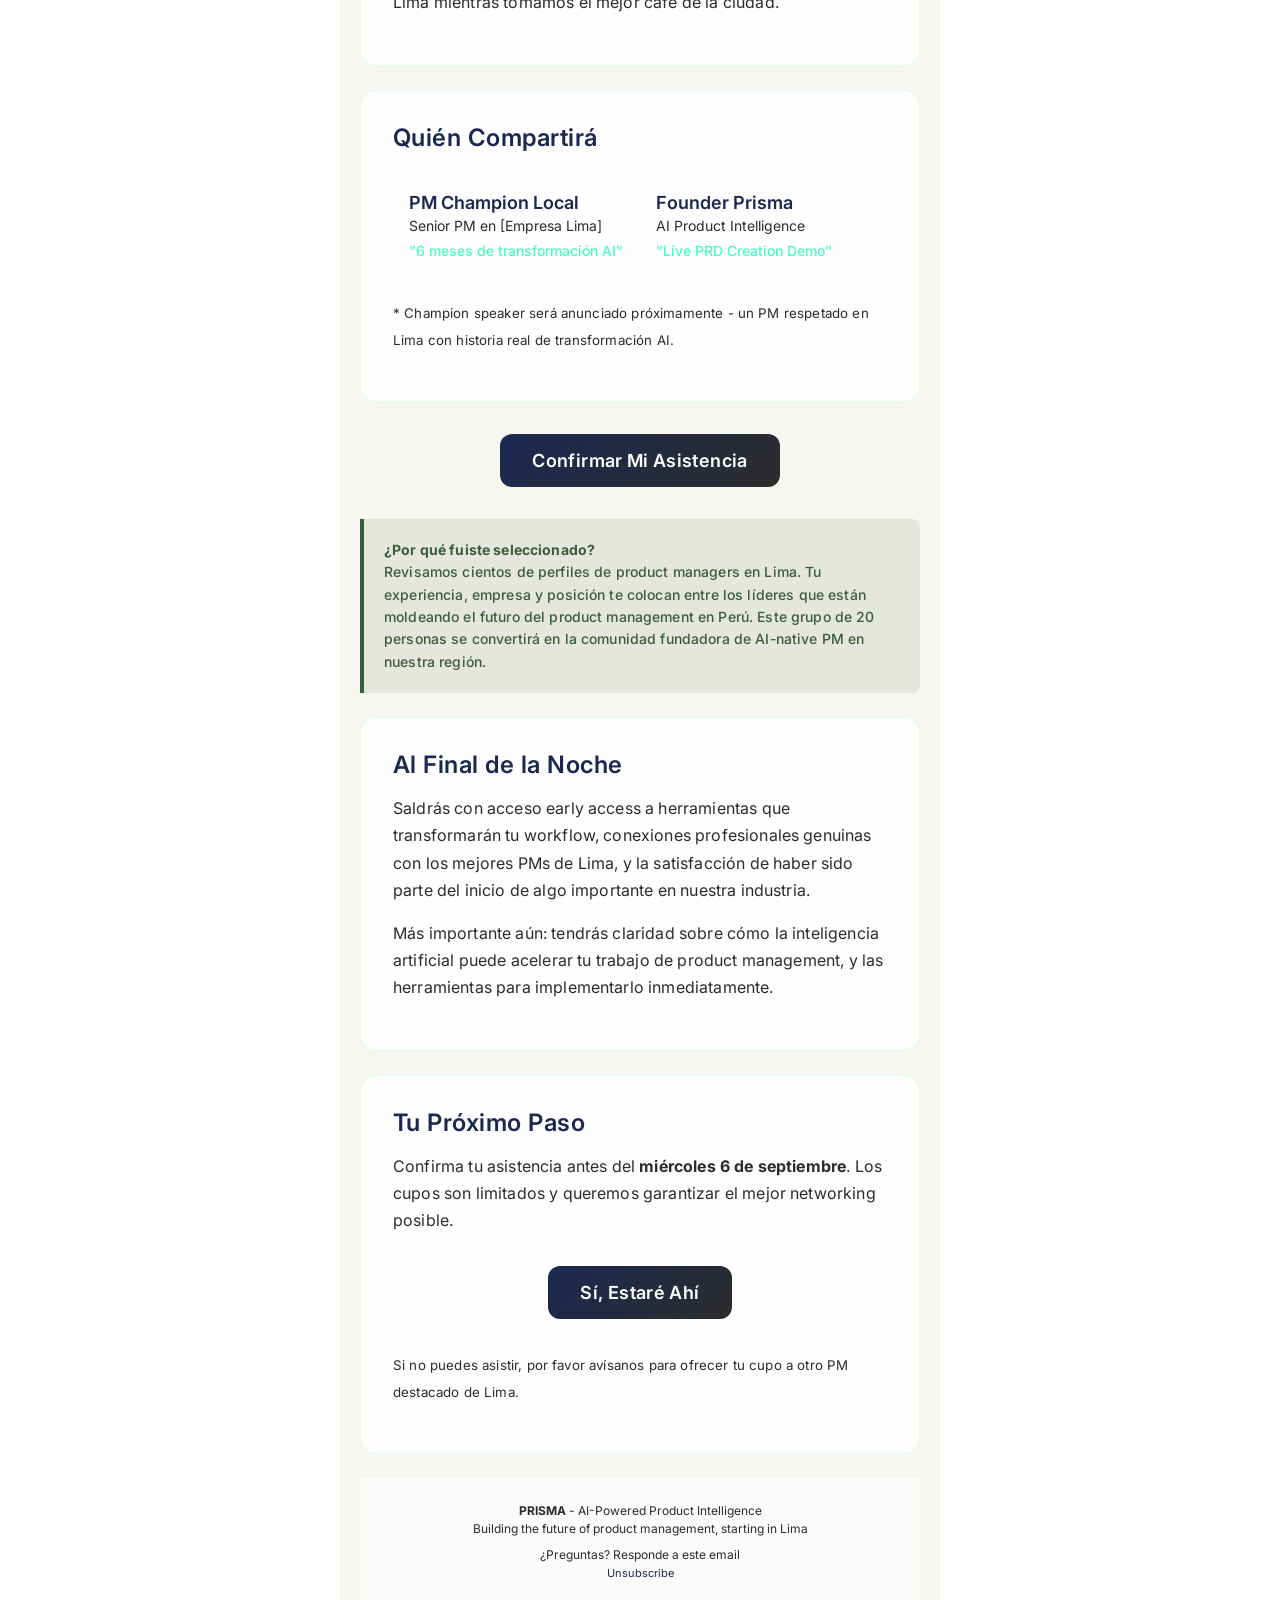
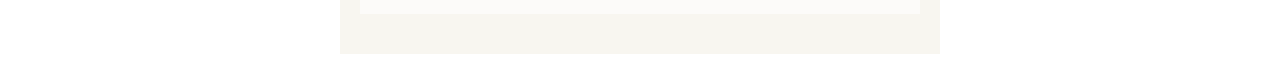
<file: 02-event-design-frameworks/implementation-assets/html-templates/invitation-email.html>
<!DOCTYPE html>
<html lang="es">
<head>
    <meta charset="UTF-8">
    <meta name="viewport" content="width=device-width, initial-scale=1.0">
    <title>Invitación Exclusiva: Coffee Party 08/09 | Prisma</title>
    <style>
        @import url('https://fonts.googleapis.com/css2?family=Inter:wght@300;400;500;600;700&display=swap');
        
        /* Reset */
        table, td, div, h1, h2, h3, p, a {
            margin: 0;
            padding: 0;
        }
        
        table {
            border-spacing: 0;
            border-collapse: collapse;
        }
        
        img {
            border: 0;
            outline: none;
            text-decoration: none;
            -ms-interpolation-mode: bicubic;
        }
        
        /* Email-safe styles */
        .email-container {
            max-width: 600px;
            margin: 0 auto;
            font-family: 'Inter', 'Helvetica Neue', Arial, sans-serif;
            background-color: #F8F6F0;
        }
        
        .email-body {
            background-color: #F8F6F0;
            padding: 40px 20px;
        }
        
        .content-block {
            background-color: rgba(255, 255, 255, 0.9);
            border-radius: 16px;
            padding: 32px;
            margin-bottom: 24px;
            border: 1px solid rgba(75, 255, 191, 0.2);
        }
        
        .header-block {
            text-align: center;
            background: linear-gradient(135deg, rgba(75, 255, 191, 0.1) 0%, transparent 50%);
        }
        
        .logo {
            font-size: 28px;
            font-weight: 700;
            color: #1B2951;
            margin-bottom: 16px;
            letter-spacing: 0.05em;
        }
        
        .logo-accent {
            color: #47FFBF;
        }
        
        .badge {
            display: inline-block;
            background: linear-gradient(135deg, #47FFBF, #3BFFAA);
            color: #1B2951;
            padding: 8px 16px;
            border-radius: 20px;
            font-size: 12px;
            font-weight: 600;
            text-transform: uppercase;
            letter-spacing: 0.05em;
            margin-bottom: 24px;
        }
        
        .invitation-title {
            font-size: 32px;
            font-weight: 700;
            color: #1B2951;
            margin-bottom: 12px;
            letter-spacing: 0.03em;
            line-height: 1.2;
        }
        
        .invitation-subtitle {
            font-size: 18px;
            font-weight: 400;
            color: #2C2C2C;
            margin-bottom: 8px;
            letter-spacing: 0.02em;
        }
        
        .invitation-tagline {
            font-size: 16px;
            font-weight: 500;
            color: #47FFBF;
            margin-bottom: 24px;
            letter-spacing: 0.02em;
        }
        
        .event-details-grid {
            display: table;
            width: 100%;
            margin-bottom: 24px;
        }
        
        .detail-row {
            display: table-row;
        }
        
        .detail-cell {
            display: table-cell;
            padding: 12px 16px;
            vertical-align: middle;
            border-bottom: 1px solid rgba(27, 41, 81, 0.1);
        }
        
        .detail-label {
            font-size: 14px;
            font-weight: 600;
            color: #1B2951;
            text-transform: uppercase;
            letter-spacing: 0.05em;
            width: 30%;
        }
        
        .detail-value {
            font-size: 16px;
            font-weight: 500;
            color: #2C2C2C;
            letter-spacing: 0.01em;
        }
        
        .section-title {
            font-size: 24px;
            font-weight: 600;
            color: #1B2951;
            margin-bottom: 16px;
            letter-spacing: 0.02em;
        }
        
        .body-text {
            font-size: 16px;
            color: #2C2C2C;
            line-height: 1.7;
            margin-bottom: 16px;
            letter-spacing: 0.01em;
        }
        
        .highlight-text {
            background: rgba(75, 255, 191, 0.2);
            padding: 2px 6px;
            border-radius: 4px;
            font-weight: 500;
        }
        
        .cta-container {
            text-align: center;
            margin: 32px 0;
        }
        
        .cta-button {
            display: inline-block;
            background: linear-gradient(135deg, #1B2951 0%, #2C2C2C 100%);
            color: white !important;
            padding: 16px 32px;
            border-radius: 12px;
            text-decoration: none;
            font-family: 'Inter', 'Helvetica Neue', Arial, sans-serif;
            font-size: 18px;
            font-weight: 600;
            letter-spacing: 0.02em;
            transition: all 0.3s ease;
        }
        
        .speakers-grid {
            display: table;
            width: 100%;
            margin: 24px 0;
        }
        
        .speaker-row {
            display: table-row;
        }
        
        .speaker-cell {
            display: table-cell;
            padding: 16px;
            vertical-align: top;
            width: 50%;
        }
        
        .speaker-name {
            font-size: 18px;
            font-weight: 600;
            color: #1B2951;
            margin-bottom: 4px;
        }
        
        .speaker-title {
            font-size: 14px;
            color: #2C2C2C;
            margin-bottom: 8px;
        }
        
        .speaker-topic {
            font-size: 14px;
            color: #47FFBF;
            font-weight: 500;
        }
        
        .exclusive-box {
            background: rgba(58, 93, 58, 0.1);
            border-left: 4px solid #3A5D3A;
            padding: 20px;
            margin: 24px 0;
            border-radius: 0 8px 8px 0;
        }
        
        .exclusive-text {
            font-size: 14px;
            color: #3A5D3A;
            font-weight: 500;
            letter-spacing: 0.01em;
            line-height: 1.6;
        }
        
        .footer-block {
            text-align: center;
            padding: 24px;
            background-color: rgba(255, 255, 255, 0.6);
        }
        
        .footer-text {
            font-size: 12px;
            color: #2C2C2C;
            line-height: 1.5;
            margin-bottom: 8px;
        }
        
        .unsubscribe {
            font-size: 11px;
            color: #1B2951;
            text-decoration: none;
        }
        
        /* Mobile responsive */
        @media screen and (max-width: 600px) {
            .email-body {
                padding: 20px 10px;
            }
            
            .content-block {
                padding: 24px 20px;
            }
            
            .invitation-title {
                font-size: 28px;
            }
            
            .speakers-grid,
            .speaker-row,
            .speaker-cell {
                display: block;
            }
            
            .speaker-cell {
                width: 100%;
                padding: 12px 0;
                border-bottom: 1px solid rgba(27, 41, 81, 0.1);
            }
        }
    </style>
</head>
<body>
    <div class="email-container">
        <div class="email-body">
            <!-- Header -->
            <div class="content-block header-block">
                <div class="logo">
                    PRISMA<span class="logo-accent">.</span>
                </div>
                
                <div class="badge">
                    Invitación Exclusiva
                </div>
                
                <h1 class="invitation-title">Coffee Party 08/09</h1>
                <h2 class="invitation-subtitle">AI-Native Product Management</h2>
                <p class="invitation-tagline">From Manual to Magical</p>
            </div>
            
            <!-- Personal Greeting -->
            <div class="content-block">
                <p class="body-text">Hola [NOMBRE],</p>
                
                <p class="body-text">
                    Has sido seleccionado para formar parte de un momento histórico en el product management de Lima. El <span class="highlight-text">viernes 8 de septiembre</span>, 20 product managers liderando la transformación digital en Perú se reunirán para presenciar el futuro de nuestro trabajo.
                </p>
                
                <p class="body-text">
                    No es otro evento de networking. Es tu oportunidad de ser testigo de <span class="highlight-text">la creación de PRDs completos en 15 minutos</span> y formar parte del inicio de la era AI-native en product management.
                </p>
            </div>
            
            <!-- Event Details -->
            <div class="content-block">
                <h3 class="section-title">Detalles del Evento</h3>
                
                <div class="event-details-grid">
                    <div class="detail-row">
                        <div class="detail-cell detail-label">Fecha</div>
                        <div class="detail-cell detail-value">Viernes 8 de Septiembre, 2024</div>
                    </div>
                    <div class="detail-row">
                        <div class="detail-cell detail-label">Hora</div>
                        <div class="detail-cell detail-value">6:00 - 8:30 PM (After-office perfecto)</div>
                    </div>
                    <div class="detail-row">
                        <div class="detail-cell detail-label">Lugar</div>
                        <div class="detail-cell detail-value">Specialty Coffee Shop, Lima<br><small>Dirección exacta al confirmar</small></div>
                    </div>
                    <div class="detail-row">
                        <div class="detail-cell detail-label">Cupos</div>
                        <div class="detail-cell detail-value">Solo 20 personas (Tú eres una de ellas)</div>
                    </div>
                    <div class="detail-row">
                        <div class="detail-cell detail-label">Costo</div>
                        <div class="detail-cell detail-value">Completamente gratuito</div>
                    </div>
                </div>
            </div>
            
            <!-- What You'll Experience -->
            <div class="content-block">
                <h3 class="section-title">Lo Que Vivirás</h3>
                
                <p class="body-text">
                    <strong>6:30 PM - Peer Reality Check:</strong> Un product manager local compartirá cómo AI transformó sus últimos 3 launches, aumentando la velocidad de su equipo en un 60%. Prepárate para ese momento "oh shit, estoy quedándome atrás".
                </p>
                
                <p class="body-text">
                    <strong>6:45 PM - The 15-Minute Revolution:</strong> Demostración en vivo de cómo una idea se convierte en un PRD completo y estructurado en tiempo real. Verás el futuro del product management suceder frente a tus ojos.
                </p>
                
                <p class="body-text">
                    <strong>7:00 PM - Hands-On Experience:</strong> Prueba tú mismo la herramienta con tus propias ideas de productos. Conversaciones auténticas con los PMs más sofisticados de Lima mientras tomamos el mejor café de la ciudad.
                </p>
            </div>
            
            <!-- Speakers Preview -->
            <div class="content-block">
                <h3 class="section-title">Quién Compartirá</h3>
                
                <div class="speakers-grid">
                    <div class="speaker-row">
                        <div class="speaker-cell">
                            <div class="speaker-name">PM Champion Local</div>
                            <div class="speaker-title">Senior PM en [Empresa Lima]</div>
                            <div class="speaker-topic">"6 meses de transformación AI"</div>
                        </div>
                        <div class="speaker-cell">
                            <div class="speaker-name">Founder Prisma</div>
                            <div class="speaker-title">AI Product Intelligence</div>
                            <div class="speaker-topic">"Live PRD Creation Demo"</div>
                        </div>
                    </div>
                </div>
                
                <p class="body-text">
                    <small>* Champion speaker será anunciado próximamente - un PM respetado en Lima con historia real de transformación AI.</small>
                </p>
            </div>
            
            <!-- CTA -->
            <div class="cta-container">
                <a href="#" class="cta-button">
                    Confirmar Mi Asistencia
                </a>
            </div>
            
            <!-- Exclusive Note -->
            <div class="exclusive-box">
                <p class="exclusive-text">
                    <strong>¿Por qué fuiste seleccionado?</strong><br>
                    Revisamos cientos de perfiles de product managers en Lima. Tu experiencia, empresa y posición te colocan entre los líderes que están moldeando el futuro del product management en Perú. Este grupo de 20 personas se convertirá en la comunidad fundadora de AI-native PM en nuestra región.
                </p>
            </div>
            
            <!-- What to Expect -->
            <div class="content-block">
                <h3 class="section-title">Al Final de la Noche</h3>
                
                <p class="body-text">
                    Saldrás con acceso early access a herramientas que transformarán tu workflow, conexiones profesionales genuinas con los mejores PMs de Lima, y la satisfacción de haber sido parte del inicio de algo importante en nuestra industria.
                </p>
                
                <p class="body-text">
                    Más importante aún: tendrás claridad sobre cómo la inteligencia artificial puede acelerar tu trabajo de product management, y las herramientas para implementarlo inmediatamente.
                </p>
            </div>
            
            <!-- Final CTA -->
            <div class="content-block">
                <h3 class="section-title">Tu Próximo Paso</h3>
                
                <p class="body-text">
                    Confirma tu asistencia antes del <strong>miércoles 6 de septiembre</strong>. Los cupos son limitados y queremos garantizar el mejor networking posible.
                </p>
                
                <div class="cta-container">
                    <a href="#" class="cta-button">
                        Sí, Estaré Ahí
                    </a>
                </div>
                
                <p class="body-text">
                    <small>Si no puedes asistir, por favor avísanos para ofrecer tu cupo a otro PM destacado de Lima.</small>
                </p>
            </div>
            
            <!-- Footer -->
            <div class="footer-block">
                <p class="footer-text">
                    <strong>PRISMA</strong> - AI-Powered Product Intelligence<br>
                    Building the future of product management, starting in Lima
                </p>
                
                <p class="footer-text">
                    ¿Preguntas? Responde a este email<br>
                    <a href="#" class="unsubscribe">Unsubscribe</a>
                </p>
            </div>
        </div>
    </div>
</body>
</html>
</file>
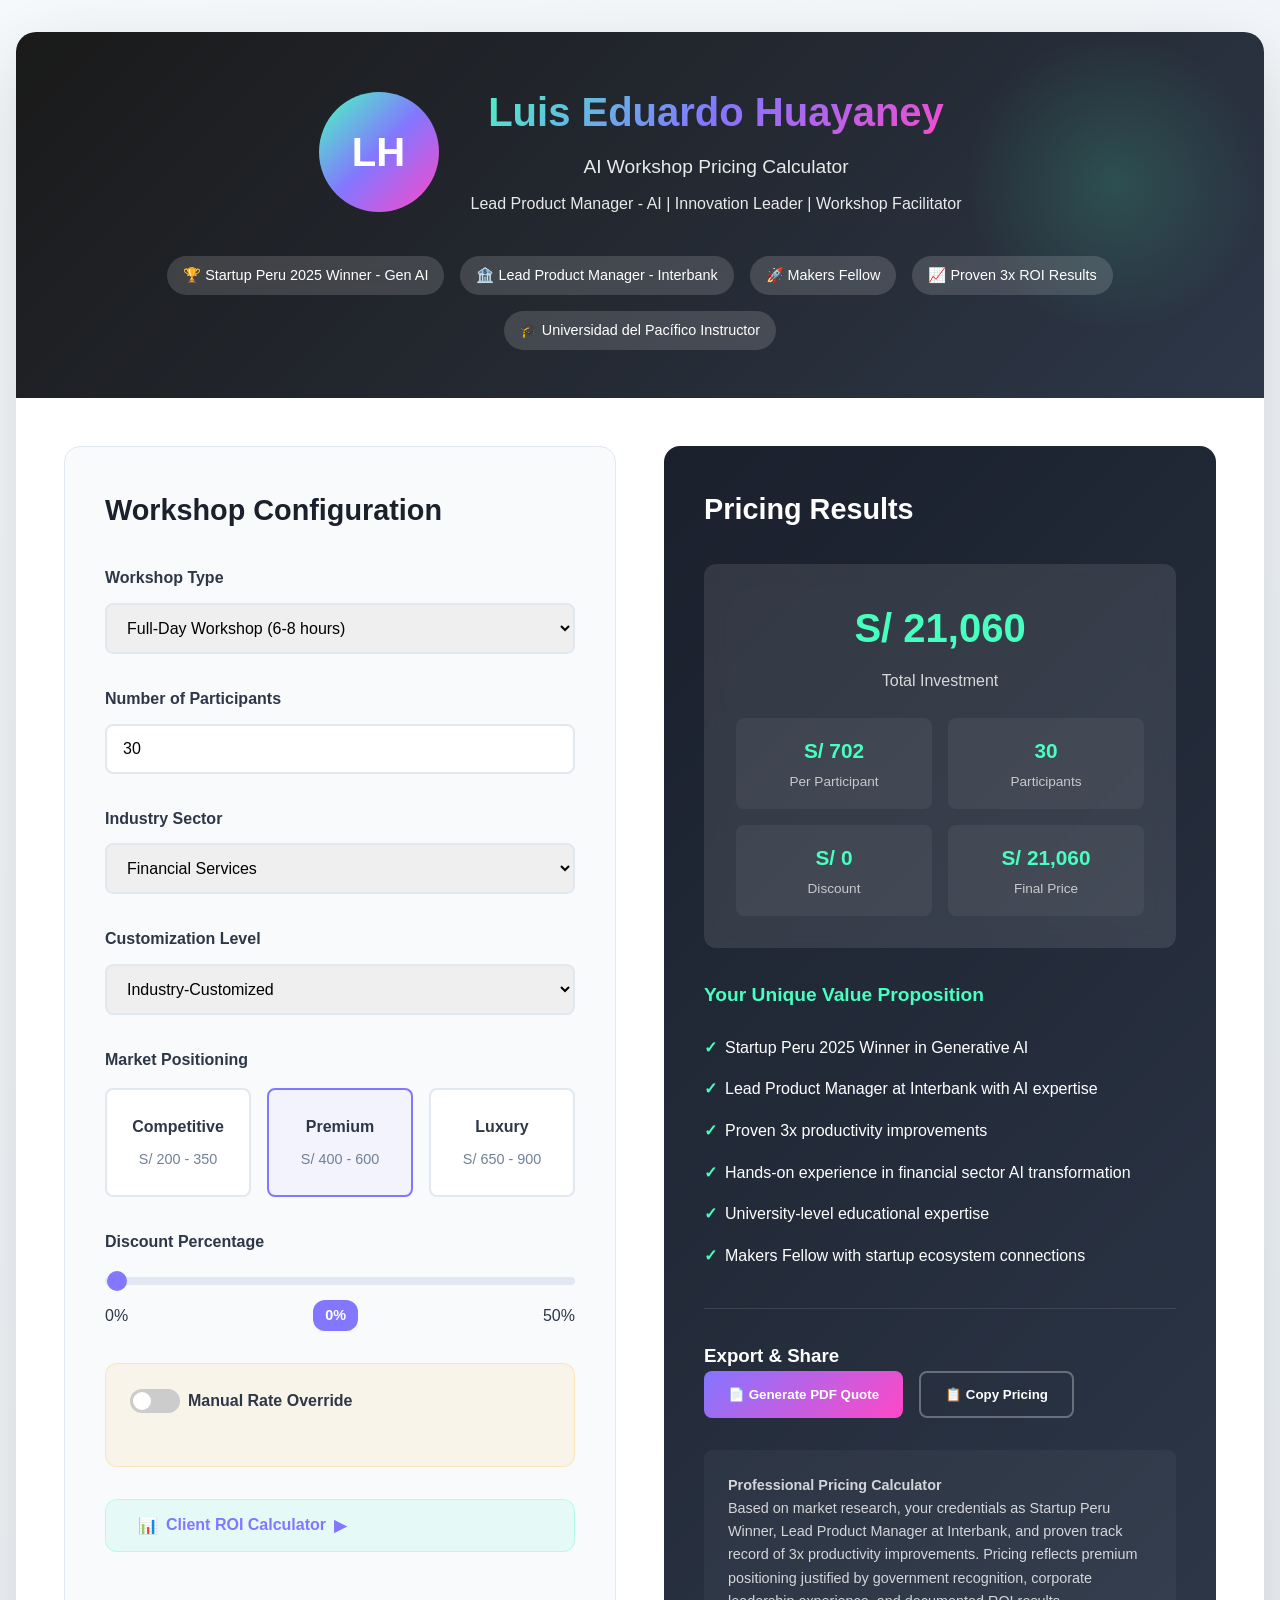
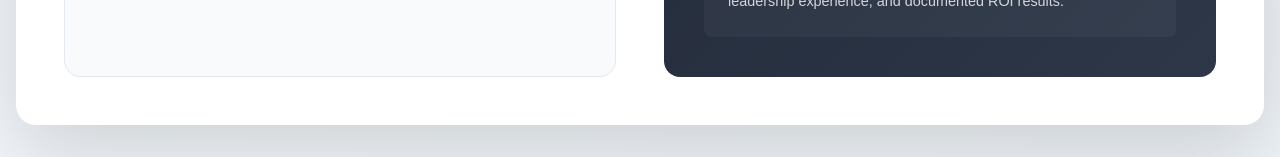
<file: 03-personal-professional-tools/pricing-tools/workshop-pricing-calculator/luis_pricing_calculator.html>
<!DOCTYPE html>
<html lang="es">
<head>
    <meta charset="UTF-8">
    <meta name="viewport" content="width=device-width, initial-scale=1.0">
    <title>Luis Huayaney - AI Workshop Pricing Calculator</title>
    <style>
        * {
            margin: 0;
            padding: 0;
            box-sizing: border-box;
        }

        body {
            font-family: 'Inter', -apple-system, BlinkMacSystemFont, 'Segoe UI', Roboto, sans-serif;
            line-height: 1.6;
            color: #2d3748;
            background: linear-gradient(135deg, #f7fafc 0%, #edf2f7 100%);
            padding: 2rem 1rem;
        }

        .container {
            max-width: 1400px;
            margin: 0 auto;
            background: white;
            border-radius: 20px;
            box-shadow: 0 25px 80px rgba(0, 0, 0, 0.15);
            overflow: hidden;
        }

        .header {
            background: linear-gradient(135deg, #1a1a1a 0%, #2d3748 100%);
            color: white;
            padding: 3rem;
            text-align: center;
            position: relative;
        }

        .header::before {
            content: '';
            position: absolute;
            top: 0;
            right: 0;
            width: 300px;
            height: 300px;
            background: radial-gradient(circle, rgba(71, 255, 191, 0.15) 0%, transparent 70%);
        }

        .profile-section {
            display: flex;
            align-items: center;
            gap: 2rem;
            margin-bottom: 2rem;
            justify-content: center;
            flex-wrap: wrap;
        }

        .profile-avatar {
            width: 120px;
            height: 120px;
            border-radius: 50%;
            background: linear-gradient(135deg, #47FFBF 0%, #8376FF 50%, #FF48C7 100%);
            display: flex;
            align-items: center;
            justify-content: center;
            font-size: 2.5rem;
            font-weight: bold;
        }

        .profile-info h1 {
            font-size: 2.5rem;
            font-weight: 700;
            margin-bottom: 0.5rem;
            background: linear-gradient(135deg, #47FFBF 0%, #8376FF 50%, #FF48C7 100%);
            -webkit-background-clip: text;
            -webkit-text-fill-color: transparent;
            background-clip: text;
        }

        .profile-info p {
            font-size: 1.2rem;
            opacity: 0.9;
            margin-bottom: 0.5rem;
        }

        .credentials {
            display: flex;
            flex-wrap: wrap;
            gap: 1rem;
            justify-content: center;
            margin-top: 1.5rem;
        }

        .credential-badge {
            background: rgba(255, 255, 255, 0.15);
            padding: 0.5rem 1rem;
            border-radius: 25px;
            font-size: 0.9rem;
            backdrop-filter: blur(10px);
        }

        .main-content {
            display: grid;
            grid-template-columns: 1fr 1fr;
            gap: 3rem;
            padding: 3rem;
        }

        .calculator-section {
            background: #f8fafc;
            padding: 2.5rem;
            border-radius: 16px;
            border: 1px solid #e2e8f0;
        }

        .results-section {
            background: linear-gradient(135deg, #1a202c 0%, #2d3748 100%);
            color: white;
            padding: 2.5rem;
            border-radius: 16px;
        }

        .section-title {
            font-size: 1.8rem;
            font-weight: 600;
            margin-bottom: 2rem;
            color: #1a202c;
        }

        .results-section .section-title {
            color: white;
        }

        .form-group {
            margin-bottom: 2rem;
        }

        label {
            display: block;
            font-weight: 600;
            margin-bottom: 0.75rem;
            color: #2d3748;
            font-size: 1rem;
        }

        select, input[type="number"], input[type="range"] {
            width: 100%;
            padding: 0.875rem 1rem;
            border: 2px solid #e2e8f0;
            border-radius: 8px;
            font-size: 1rem;
            transition: all 0.3s ease;
        }

        select:focus, input[type="number"]:focus {
            outline: none;
            border-color: #8376FF;
            box-shadow: 0 0 0 3px rgba(131, 118, 255, 0.1);
        }

        input[type="range"] {
            padding: 0;
            height: 8px;
            background: #e2e8f0;
            -webkit-appearance: none;
            appearance: none;
            cursor: pointer;
        }

        input[type="range"]::-webkit-slider-thumb {
            -webkit-appearance: none;
            appearance: none;
            height: 20px;
            width: 20px;
            border-radius: 50%;
            background: #8376FF;
            cursor: pointer;
        }

        input[type="range"]::-moz-range-thumb {
            height: 20px;
            width: 20px;
            border-radius: 50%;
            background: #8376FF;
            cursor: pointer;
            border: none;
        }

        .range-display {
            display: flex;
            justify-content: space-between;
            align-items: center;
            margin-top: 0.5rem;
        }

        .range-value {
            background: #8376FF;
            color: white;
            padding: 0.25rem 0.75rem;
            border-radius: 12px;
            font-weight: 600;
            font-size: 0.9rem;
        }

        .pricing-display {
            background: rgba(255, 255, 255, 0.1);
            padding: 2rem;
            border-radius: 12px;
            margin-bottom: 2rem;
            backdrop-filter: blur(10px);
        }

        .price-main {
            font-size: 2.5rem;
            font-weight: 700;
            color: #47FFBF;
            text-align: center;
            margin-bottom: 0.5rem;
        }

        .price-subtitle {
            text-align: center;
            opacity: 0.8;
            margin-bottom: 1.5rem;
        }

        .price-breakdown {
            display: grid;
            grid-template-columns: 1fr 1fr;
            gap: 1rem;
        }

        .breakdown-item {
            background: rgba(255, 255, 255, 0.05);
            padding: 1rem;
            border-radius: 8px;
            text-align: center;
        }

        .breakdown-value {
            font-size: 1.3rem;
            font-weight: 600;
            color: #47FFBF;
        }

        .breakdown-label {
            font-size: 0.85rem;
            opacity: 0.7;
            margin-top: 0.25rem;
        }

        .value-props {
            margin-top: 2rem;
        }

        .value-props h3 {
            font-size: 1.2rem;
            margin-bottom: 1rem;
            color: #47FFBF;
        }

        .value-props ul {
            list-style: none;
            padding: 0;
        }

        .value-props li {
            padding: 0.5rem 0;
            display: flex;
            align-items: center;
            gap: 0.5rem;
        }

        .value-props li::before {
            content: "✓";
            color: #47FFBF;
            font-weight: bold;
        }

        .roi-calculator {
            background: rgba(71, 255, 191, 0.1);
            border: 1px solid rgba(71, 255, 191, 0.3);
            padding: 2rem;
            border-radius: 12px;
            margin-top: 2rem;
            transition: all 0.3s ease;
        }
        
        .roi-calculator.collapsed {
            padding: 1rem 2rem;
        }
        
        .roi-calculator.collapsed .roi-content {
            display: none;
        }
        
        .roi-toggle {
            background: none;
            border: none;
            color: #8376FF;
            font-weight: 600;
            cursor: pointer;
            display: flex;
            align-items: center;
            gap: 0.5rem;
            font-size: 1rem;
        }
        
        .roi-toggle:hover {
            color: #6B5CE8;
        }

        .roi-calculator h3 {
            color: #1a202c;
            margin-bottom: 1rem;
        }

        .roi-display {
            background: rgba(71, 255, 191, 0.1);
            border: 1px solid rgba(71, 255, 191, 0.3);
            padding: 1.5rem;
            border-radius: 12px;
            margin-top: 1.5rem;
        }

        .roi-item {
            background: rgba(255, 255, 255, 0.15);
            padding: 1rem;
            border-radius: 8px;
            text-align: center;
            backdrop-filter: blur(10px);
        }

        .roi-value {
            font-size: 1.5rem;
            font-weight: 700;
            color: #47FFBF;
        }

        .roi-label {
            font-size: 0.9rem;
            color: rgba(255, 255, 255, 0.8);
            margin-top: 0.25rem;
        }

        .positioning-selector {
            display: grid;
            grid-template-columns: repeat(3, 1fr);
            gap: 1rem;
            margin-top: 1rem;
        }

        .position-option {
            background: white;
            border: 2px solid #e2e8f0;
            padding: 1.5rem;
            border-radius: 8px;
            text-align: center;
            cursor: pointer;
            transition: all 0.3s ease;
        }

        .position-option:hover {
            border-color: #8376FF;
        }

        .position-option.active {
            border-color: #8376FF;
            background: rgba(131, 118, 255, 0.05);
        }

        .position-title {
            font-weight: 600;
            color: #2d3748;
            margin-bottom: 0.5rem;
        }

        .position-range {
            font-size: 0.9rem;
            color: #718096;
        }

        .export-section {
            margin-top: 2rem;
            padding-top: 2rem;
            border-top: 1px solid rgba(255, 255, 255, 0.1);
        }

        .export-buttons {
            display: flex;
            gap: 1rem;
        }

        .btn {
            background: linear-gradient(135deg, #8376FF 0%, #FF48C7 100%);
            color: white;
            border: none;
            padding: 0.875rem 1.5rem;
            border-radius: 8px;
            font-weight: 600;
            cursor: pointer;
            transition: all 0.3s ease;
        }

        .btn:hover {
            transform: translateY(-2px);
            box-shadow: 0 8px 25px rgba(131, 118, 255, 0.3);
        }

        .btn-secondary {
            background: transparent;
            border: 2px solid rgba(255, 255, 255, 0.3);
        }

        .disclaimer {
            background: rgba(255, 255, 255, 0.05);
            padding: 1.5rem;
            border-radius: 8px;
            margin-top: 2rem;
            font-size: 0.9rem;
            opacity: 0.8;
        }
        
        .manual-override {
            background: rgba(255, 191, 71, 0.1);
            border: 1px solid rgba(255, 191, 71, 0.3);
            padding: 1.5rem;
            border-radius: 12px;
            margin-top: 1rem;
        }
        
        .override-toggle {
            display: flex;
            align-items: center;
            gap: 0.5rem;
            margin-bottom: 1rem;
        }
        
        .switch {
            position: relative;
            display: inline-block;
            width: 50px;
            height: 24px;
        }
        
        .switch input {
            opacity: 0;
            width: 0;
            height: 0;
        }
        
        .slider {
            position: absolute;
            cursor: pointer;
            top: 0;
            left: 0;
            right: 0;
            bottom: 0;
            background-color: #ccc;
            transition: .4s;
            border-radius: 24px;
        }
        
        .slider:before {
            position: absolute;
            content: "";
            height: 18px;
            width: 18px;
            left: 3px;
            bottom: 3px;
            background-color: white;
            transition: .4s;
            border-radius: 50%;
        }
        
        input:checked + .slider {
            background-color: #8376FF;
        }
        
        input:checked + .slider:before {
            transform: translateX(26px);
        }
        
        .override-content {
            display: none;
        }
        
        .override-content.active {
            display: block;
        }

        @media (max-width: 1024px) {
            .main-content {
                grid-template-columns: 1fr;
                gap: 2rem;
            }

            .price-breakdown {
                grid-template-columns: 1fr;
            }

            .positioning-selector {
                grid-template-columns: 1fr;
            }

            .export-buttons {
                flex-direction: column;
            }
        }

        @media (max-width: 768px) {
            .profile-section {
                flex-direction: column;
                text-align: center;
            }

            .credentials {
                justify-content: center;
            }

            .container {
                border-radius: 0;
                margin: 0;
            }

            .main-content {
                padding: 2rem 1.5rem;
            }

            .calculator-section, .results-section {
                padding: 1.5rem;
            }

            .roi-display {
                grid-template-columns: 1fr;
            }
        }
    </style>
</head>
<body>
    <div class="container">
        <div class="header">
            <div class="profile-section">
                <div class="profile-avatar">LH</div>
                <div class="profile-info">
                    <h1>Luis Eduardo Huayaney</h1>
                    <p>AI Workshop Pricing Calculator</p>
                    <p style="font-size: 1rem;">Lead Product Manager - AI | Innovation Leader | Workshop Facilitator</p>
                </div>
            </div>
            <div class="credentials">
                <div class="credential-badge">🏆 Startup Peru 2025 Winner - Gen AI</div>
                <div class="credential-badge">🏦 Lead Product Manager - Interbank</div>
                <div class="credential-badge">🚀 Makers Fellow</div>
                <div class="credential-badge">📈 Proven 3x ROI Results</div>
                <div class="credential-badge">🎓 Universidad del Pacífico Instructor</div>
            </div>
        </div>

        <div class="main-content">
            <div class="calculator-section">
                <h2 class="section-title">Workshop Configuration</h2>

                <div class="form-group">
                    <label>Workshop Type</label>
                    <select id="workshopType">
                        <option value="half-day">Half-Day Workshop (3-4 hours)</option>
                        <option value="full-day" selected>Full-Day Workshop (6-8 hours)</option>
                        <option value="multi-day">Multi-Day Program (2-3 days)</option>
                        <option value="intensive">Intensive Program (1 week)</option>
                    </select>
                </div>

                <div class="form-group">
                    <label>Number of Participants</label>
                    <input type="number" id="participants" value="30" min="5" max="100">
                </div>

                <div class="form-group">
                    <label>Industry Sector</label>
                    <select id="industry">
                        <option value="financial" selected>Financial Services</option>
                        <option value="technology">Technology</option>
                        <option value="healthcare">Healthcare</option>
                        <option value="education">Education</option>
                        <option value="manufacturing">Manufacturing</option>
                        <option value="retail">Retail</option>
                        <option value="government">Government</option>
                        <option value="nonprofit">Non-Profit</option>
                    </select>
                </div>

                <div class="form-group">
                    <label>Customization Level</label>
                    <select id="customization">
                        <option value="standard">Standard Workshop</option>
                        <option value="customized" selected>Industry-Customized</option>
                        <option value="bespoke">Fully Bespoke Program</option>
                    </select>
                </div>

                <div class="form-group">
                    <label>Market Positioning</label>
                    <div class="positioning-selector">
                        <div class="position-option" data-position="competitive">
                            <div class="position-title">Competitive</div>
                            <div class="position-range">S/ 200 - 350</div>
                        </div>
                        <div class="position-option active" data-position="premium">
                            <div class="position-title">Premium</div>
                            <div class="position-range">S/ 400 - 600</div>
                        </div>
                        <div class="position-option" data-position="luxury">
                            <div class="position-title">Luxury</div>
                            <div class="position-range">S/ 650 - 900</div>
                        </div>
                    </div>
                </div>

                <div class="form-group">
                    <label>Discount Percentage</label>
                    <input type="range" id="discount" min="0" max="50" value="0">
                    <div class="range-display">
                        <span>0%</span>
                        <div class="range-value" id="discountValue">0%</div>
                        <span>50%</span>
                    </div>
                </div>

                <div class="manual-override">
                    <div class="override-toggle">
                        <label class="switch">
                            <input type="checkbox" id="manualOverride">
                            <span class="slider"></span>
                        </label>
                        <label for="manualOverride" style="cursor: pointer; font-weight: 600;">Manual Rate Override</label>
                    </div>
                    <div class="override-content" id="overrideContent">
                        <label>Custom Rate per Participant (S/)</label>
                        <input type="number" id="manualRate" value="500" min="100" max="2000">
                        <p style="font-size: 0.9rem; color: #718096; margin-top: 0.5rem;">Override automatic calculations with your custom rate</p>
                    </div>
                </div>

                <div class="roi-calculator" id="roiCalculator">
                    <button type="button" class="roi-toggle" id="roiToggle">
                        <span>📊</span>
                        <span>Client ROI Calculator</span>
                        <span id="roiArrow">▼</span>
                    </button>
                    <div class="roi-content" id="roiContent">
                        <div class="form-group" style="margin-bottom: 1rem; margin-top: 1.5rem;">
                            <label>Average Employee Hourly Rate (S/)</label>
                            <input type="number" id="employeeRate" value="80" min="30" max="300">
                        </div>
                        <div class="form-group" style="margin-bottom: 1rem;">
                            <label>Expected Productivity Gain (%)</label>
                            <input type="range" id="productivityGain" min="10" max="200" value="150">
                            <div class="range-display">
                                <span>10%</span>
                                <div class="range-value" id="productivityValue">150%</div>
                                <span>200%</span>
                            </div>
                        </div>
                    </div>
                </div>
            </div>

            <div class="results-section">
                <h2 class="section-title">Pricing Results</h2>

                <div class="pricing-display">
                    <div class="price-main" id="totalPrice">S/ 15,000</div>
                    <div class="price-subtitle">Total Investment</div>
                    <div class="price-breakdown">
                        <div class="breakdown-item">
                            <div class="breakdown-value" id="perPersonPrice">S/ 500</div>
                            <div class="breakdown-label">Per Participant</div>
                        </div>
                        <div class="breakdown-item">
                            <div class="breakdown-value" id="totalParticipants">30</div>
                            <div class="breakdown-label">Participants</div>
                        </div>
                        <div class="breakdown-item">
                            <div class="breakdown-value" id="discountAmount">S/ 0</div>
                            <div class="breakdown-label">Discount</div>
                        </div>
                        <div class="breakdown-item">
                            <div class="breakdown-value" id="finalPrice">S/ 15,000</div>
                            <div class="breakdown-label">Final Price</div>
                        </div>
                    </div>
                </div>

                <div class="value-props">
                    <h3>Your Unique Value Proposition</h3>
                    <ul id="valueList">
                        <li>Startup Peru 2025 Winner in Generative AI</li>
                        <li>Lead Product Manager at Interbank with AI expertise</li>
                        <li>Proven 3x productivity improvements</li>
                        <li>Hands-on experience in financial sector AI transformation</li>
                        <li>University-level educational expertise</li>
                        <li>Makers Fellow with startup ecosystem connections</li>
                    </ul>
                </div>

                <div class="roi-display" id="roiResults" style="display: none;">
                    <h3 style="color: white; margin-bottom: 1rem; font-size: 1.2rem;">📊 Client ROI Analysis</h3>
                    <div style="display: grid; grid-template-columns: repeat(2, 1fr); gap: 1rem;">
                        <div class="roi-item">
                            <div class="roi-value" id="roiMonthly">S/ 36,000</div>
                            <div class="roi-label">Monthly Productivity Gain</div>
                        </div>
                        <div class="roi-item">
                            <div class="roi-value" id="roiAnnual">S/ 432,000</div>
                            <div class="roi-label">Annual ROI</div>
                        </div>
                        <div class="roi-item">
                            <div class="roi-value" id="paybackPeriod">1.2</div>
                            <div class="roi-label">Payback Period (months)</div>
                        </div>
                        <div class="roi-item">
                            <div class="roi-value" id="roiMultiplier">28.8x</div>
                            <div class="roi-label">ROI Multiplier</div>
                        </div>
                    </div>
                </div>

                <div class="export-section">
                    <h3>Export & Share</h3>
                    <div class="export-buttons">
                        <button class="btn" onclick="generatePDFQuote()">📄 Generate PDF Quote</button>
                        <button class="btn btn-secondary" onclick="copyToClipboard()">📋 Copy Pricing</button>
                    </div>
                </div>

                <div class="disclaimer">
                    <strong>Professional Pricing Calculator</strong><br>
                    Based on market research, your credentials as Startup Peru Winner, Lead Product Manager at Interbank, and proven track record of 3x productivity improvements. Pricing reflects premium positioning justified by government recognition, corporate leadership experience, and documented ROI results.
                </div>
            </div>
        </div>
    </div>

    <script>
        // Pricing configuration based on research
        const pricingConfig = {
            workshopTypes: {
                'half-day': { multiplier: 0.6, name: 'Half-Day Workshop' },
                'full-day': { multiplier: 1.0, name: 'Full-Day Workshop' },
                'multi-day': { multiplier: 2.2, name: 'Multi-Day Program' },
                'intensive': { multiplier: 4.5, name: 'Intensive Program' }
            },
            industries: {
                'financial': { multiplier: 1.2, name: 'Financial Services' },
                'technology': { multiplier: 1.1, name: 'Technology' },
                'healthcare': { multiplier: 1.15, name: 'Healthcare' },
                'education': { multiplier: 0.8, name: 'Education' },
                'manufacturing': { multiplier: 1.0, name: 'Manufacturing' },
                'retail': { multiplier: 0.9, name: 'Retail' },
                'government': { multiplier: 0.85, name: 'Government' },
                'nonprofit': { multiplier: 0.7, name: 'Non-Profit' }
            },
            customization: {
                'standard': { multiplier: 1.0, name: 'Standard Workshop' },
                'customized': { multiplier: 1.3, name: 'Industry-Customized' },
                'bespoke': { multiplier: 1.8, name: 'Fully Bespoke Program' }
            },
            positioning: {
                'competitive': { baseRate: 275, name: 'Competitive' },
                'premium': { baseRate: 500, name: 'Premium' },
                'luxury': { baseRate: 750, name: 'Luxury' }
            }
        };

        let currentPositioning = 'premium';

        let manualOverrideActive = false;
        let roiCalculatorVisible = true;

        // Initialize
        document.addEventListener('DOMContentLoaded', function() {
            setupEventListeners();
            updatePricing();
            initializeROICalculator();
        });

        function setupEventListeners() {
            // Form inputs
            document.getElementById('workshopType').addEventListener('change', updatePricing);
            document.getElementById('participants').addEventListener('input', updatePricing);
            document.getElementById('industry').addEventListener('change', updatePricing);
            document.getElementById('customization').addEventListener('change', updatePricing);
            document.getElementById('discount').addEventListener('input', updateDiscount);
            document.getElementById('employeeRate').addEventListener('input', updateROI);
            document.getElementById('productivityGain').addEventListener('input', updateProductivityDisplay);
            
            // Manual override
            document.getElementById('manualOverride').addEventListener('change', toggleManualOverride);
            document.getElementById('manualRate').addEventListener('input', updatePricing);
            
            // ROI Calculator toggle
            document.getElementById('roiToggle').addEventListener('click', toggleROICalculator);

            // Positioning selector
            document.querySelectorAll('.position-option').forEach(option => {
                option.addEventListener('click', function() {
                    document.querySelectorAll('.position-option').forEach(opt => opt.classList.remove('active'));
                    this.classList.add('active');
                    currentPositioning = this.dataset.position;
                    updatePricing();
                });
            });
        }

        function updateDiscount() {
            const discount = document.getElementById('discount').value;
            document.getElementById('discountValue').textContent = discount + '%';
            updatePricing();
        }

        function updateProductivityDisplay() {
            const gain = document.getElementById('productivityGain').value;
            document.getElementById('productivityValue').textContent = gain + '%';
            updateROI();
        }

        function updatePricing() {
            const workshopType = document.getElementById('workshopType').value;
            const participants = parseInt(document.getElementById('participants').value) || 30;
            const industry = document.getElementById('industry').value;
            const customization = document.getElementById('customization').value;
            const discount = parseFloat(document.getElementById('discount').value) || 0;

            let pricePerPerson;
            
            if (manualOverrideActive) {
                // Use manual rate
                pricePerPerson = parseInt(document.getElementById('manualRate').value) || 500;
            } else {
                // Calculate base price per participant
                let basePrice = pricingConfig.positioning[currentPositioning].baseRate;
                
                // Apply multipliers
                basePrice *= pricingConfig.workshopTypes[workshopType].multiplier;
                basePrice *= pricingConfig.industries[industry].multiplier;
                basePrice *= pricingConfig.customization[customization].multiplier;

                // Group size scaling (economies of scale for larger groups)
                let groupMultiplier = 1;
                if (participants >= 50) groupMultiplier = 0.85;
                else if (participants >= 30) groupMultiplier = 0.9;
                else if (participants >= 20) groupMultiplier = 0.95;
                else if (participants <= 10) groupMultiplier = 1.15;

                pricePerPerson = Math.round(basePrice * groupMultiplier);
            }
            
            const subtotal = pricePerPerson * participants;
            const discountAmount = Math.round(subtotal * (discount / 100));
            const finalPrice = subtotal - discountAmount;

            // Update display
            document.getElementById('totalPrice').textContent = `S/ ${finalPrice.toLocaleString()}`;
            document.getElementById('perPersonPrice').textContent = `S/ ${pricePerPerson.toLocaleString()}`;
            document.getElementById('totalParticipants').textContent = participants.toString();
            document.getElementById('discountAmount').textContent = `S/ ${discountAmount.toLocaleString()}`;
            document.getElementById('finalPrice').textContent = `S/ ${finalPrice.toLocaleString()}`;

            // Always update ROI if calculator is visible
            if (roiCalculatorVisible) {
                updateROI();
            }
        }

        function updateROI() {
            const participants = parseInt(document.getElementById('participants').value) || 30;
            const employeeRate = parseFloat(document.getElementById('employeeRate').value) || 80;
            const productivityGain = parseFloat(document.getElementById('productivityGain').value) || 150;
            const finalPrice = parseFloat(document.getElementById('finalPrice').textContent.replace(/[^0-9]/g, '')) || 15000;

            // Calculate ROI (assuming 160 hours per month per employee)
            const hoursPerMonth = 160;
            
            // Correct interpretation: 150% gain means 150% additional productivity
            // So if someone normally produces X, with 150% gain they produce X + (1.5 * X) = 2.5X total
            const productivityGainDecimal = productivityGain / 100;
            const additionalHoursPerEmployee = hoursPerMonth * productivityGainDecimal;
            const monthlyGainPerEmployee = additionalHoursPerEmployee * employeeRate;
            const totalMonthlyGain = monthlyGainPerEmployee * participants;
            const annualGain = totalMonthlyGain * 12;
            const paybackMonths = totalMonthlyGain > 0 ? finalPrice / totalMonthlyGain : 0;
            const roiMultiplier = finalPrice > 0 ? annualGain / finalPrice : 0;

            // Update ROI display with safety checks
            document.getElementById('roiMonthly').textContent = `S/ ${Math.round(totalMonthlyGain).toLocaleString()}`;
            document.getElementById('roiAnnual').textContent = `S/ ${Math.round(annualGain).toLocaleString()}`;
            document.getElementById('paybackPeriod').textContent = paybackMonths > 0 ? paybackMonths.toFixed(1) : 'N/A';
            document.getElementById('roiMultiplier').textContent = roiMultiplier > 0 ? roiMultiplier.toFixed(1) + 'x' : 'N/A';
        }

        function toggleManualOverride() {
            manualOverrideActive = document.getElementById('manualOverride').checked;
            const overrideContent = document.getElementById('overrideContent');
            
            if (manualOverrideActive) {
                overrideContent.classList.add('active');
            } else {
                overrideContent.classList.remove('active');
            }
            
            updatePricing();
        }
        
        function initializeROICalculator() {
            // Start with ROI calculator collapsed
            toggleROICalculator();
        }
        
        function toggleROICalculator() {
            roiCalculatorVisible = !roiCalculatorVisible;
            const calculator = document.getElementById('roiCalculator');
            const arrow = document.getElementById('roiArrow');
            const roiResults = document.getElementById('roiResults');
            
            if (roiCalculatorVisible) {
                calculator.classList.remove('collapsed');
                arrow.textContent = '▼';
                roiResults.style.display = 'block';
                updateROI();
            } else {
                calculator.classList.add('collapsed');
                arrow.textContent = '▶';
                roiResults.style.display = 'none';
            }
        }
        
        function generatePDFQuote() {
            const workshopType = pricingConfig.workshopTypes[document.getElementById('workshopType').value].name;
            const participants = document.getElementById('participants').value;
            const industry = pricingConfig.industries[document.getElementById('industry').value].name;
            const customization = pricingConfig.customization[document.getElementById('customization').value].name;
            const finalPrice = document.getElementById('finalPrice').textContent;
            const perPersonPrice = document.getElementById('perPersonPrice').textContent;
            const discount = document.getElementById('discountValue').textContent;
            const date = new Date().toLocaleDateString('es-PE');
            
            // ROI data if calculator is active
            const includeROI = roiCalculatorVisible;
            let roiData = null;
            if (includeROI) {
                roiData = {
                    monthlyGain: document.getElementById('roiMonthly').textContent,
                    annualROI: document.getElementById('roiAnnual').textContent,
                    paybackPeriod: document.getElementById('paybackPeriod').textContent,
                    roiMultiplier: document.getElementById('roiMultiplier').textContent,
                    employeeRate: document.getElementById('employeeRate').value,
                    productivityGain: document.getElementById('productivityValue').textContent
                };
            }
            
            // Create optimized PDF content
            const pdfContent = `<!DOCTYPE html>
<html>
<head>
    <meta charset="UTF-8">
    <title>AI Workshop Quote - Luis Eduardo Huayaney</title>
    <style>
        @page { 
            margin: 15mm; 
            size: A4; 
        }
        * { 
            margin: 0; 
            padding: 0; 
            box-sizing: border-box; 
        }
        body {
            font-family: 'Inter', -apple-system, BlinkMacSystemFont, sans-serif;
            line-height: 1.4;
            color: #2d3748;
            font-size: 11px;
            height: 100vh;
            display: flex;
            flex-direction: column;
        }
        
        .header {
            display: flex;
            align-items: center;
            gap: 15px;
            margin-bottom: 20px;
            padding-bottom: 15px;
            border-bottom: 2px solid #e2e8f0;
        }
        
        .logo-section {
            display: flex;
            align-items: center;
            gap: 12px;
        }
        
        .prisma-logo {
            width: 50px;
            height: 50px;
            flex-shrink: 0;
        }
        
        .header-info h1 {
            font-size: 20px;
            font-weight: 700;
            color: #1a202c;
            margin-bottom: 3px;
        }
        
        .header-info .subtitle {
            font-size: 12px;
            color: #8376FF;
            font-weight: 600;
            margin-bottom: 2px;
        }
        
        .header-info .role {
            font-size: 10px;
            color: #718096;
        }
        
        .quote-number {
            margin-left: auto;
            text-align: right;
            font-size: 10px;
            color: #718096;
        }
        
        .content {
            flex: 1;
            display: flex;
            flex-direction: column;
        }
        
        .section {
            margin-bottom: 18px;
        }
        
        .section-title {
            font-size: 14px;
            font-weight: 600;
            color: #1a202c;
            margin-bottom: 10px;
            border-left: 3px solid #8376FF;
            padding-left: 8px;
        }
        
        .details-grid {
            display: grid;
            grid-template-columns: 1fr 1fr;
            gap: 12px;
        }
        
        .detail-item {
            background: #f8fafc;
            padding: 10px;
            border-radius: 6px;
            border-left: 2px solid #47FFBF;
        }
        
        .detail-label {
            font-size: 9px;
            color: #718096;
            text-transform: uppercase;
            letter-spacing: 0.5px;
            margin-bottom: 3px;
        }
        
        .detail-value {
            font-size: 11px;
            font-weight: 600;
            color: #1a202c;
        }
        
        .pricing-highlight {
            background: linear-gradient(135deg, #1a202c 0%, #2d3748 100%);
            color: white;
            padding: 20px;
            border-radius: 8px;
            text-align: center;
            margin: 20px 0;
        }
        
        .pricing-highlight h2 {
            font-size: 12px;
            opacity: 0.9;
            margin-bottom: 8px;
        }
        
        .total-price {
            font-size: 28px;
            font-weight: 700;
            color: #47FFBF;
            margin: 8px 0;
        }
        
        .price-subtitle {
            font-size: 10px;
            opacity: 0.8;
        }
        
        .credentials {
            background: rgba(131, 118, 255, 0.05);
            padding: 12px;
            border-radius: 6px;
            border: 1px solid rgba(131, 118, 255, 0.1);
        }
        
        .credentials-list {
            display: grid;
            grid-template-columns: 1fr 1fr;
            gap: 6px;
            list-style: none;
        }
        
        .credentials-list li {
            font-size: 10px;
            color: #4a5568;
            display: flex;
            align-items: center;
            gap: 5px;
        }
        
        .credentials-list li::before {
            content: "●";
            color: #8376FF;
            font-weight: bold;
        }
        
        .footer {
            margin-top: auto;
            padding-top: 15px;
            border-top: 1px solid #e2e8f0;
            display: flex;
            justify-content: space-between;
            align-items: center;
            font-size: 9px;
            color: #718096;
        }
        
        .contact-info {
            display: flex;
            gap: 15px;
        }
        
        .contact-item {
            display: flex;
            align-items: center;
            gap: 3px;
        }
        
        .generated-date {
            font-style: italic;
        }
        
        @media print {
            body { 
                -webkit-print-color-adjust: exact;
                color-adjust: exact;
            }
            .pricing-highlight { 
                background: #2d3748 !important; 
            }
        }
    </style>
</head>
<body>
    <div class="header">
        <div class="logo-section">
            <svg class="prisma-logo" viewBox="0 0 500 500" fill="none" xmlns="http://www.w3.org/2000/svg">
                <path d="M263.538 500H35.4263C8.18116 500 -8.82481 470.529 4.79777 446.934L118.854 249.451L232.82 51.8793C246.443 28.2847 280.455 28.2847 294.077 51.8793L408.133 249.362L522.189 446.845C535.811 470.44 518.805 499.911 491.56 499.911H263.449L263.538 500Z" fill="url(#prisma-gradient)"/>
                <path d="M445.517 250.103C476.056 229.981 526.184 224.906 611.57 219.386C526.273 213.866 476.056 208.791 445.517 188.668C456.557 164.539 479.885 136.582 515.677 95.8923C474.988 131.596 446.941 155.012 422.901 166.053C402.779 135.514 397.704 85.386 392.184 0C386.663 85.2969 381.588 135.514 361.466 166.053C337.337 155.012 309.38 131.685 268.69 95.8923C304.394 136.582 327.81 164.628 338.851 188.668C308.311 208.791 258.184 213.866 172.798 219.386C258.095 224.906 308.311 229.981 338.851 250.103C327.81 274.232 304.483 302.19 268.69 342.879C309.38 307.176 337.426 283.759 361.466 272.719C381.588 303.258 386.663 353.386 392.184 438.772C397.704 353.475 402.779 303.258 422.901 272.719C447.03 283.759 474.988 307.087 515.677 342.879C479.974 302.19 456.557 274.143 445.517 250.103Z" fill="white"/>
                <defs>
                    <linearGradient id="prisma-gradient" x1="0%" y1="0%" x2="100%" y2="100%">
                        <stop offset="12%" stop-color="#47FFBF"/>
                        <stop offset="34%" stop-color="#2870FF"/>
                        <stop offset="61%" stop-color="#FF4895"/>
                    </linearGradient>
                </defs>
            </svg>
            <div class="header-info">
                <h1>Luis Eduardo Huayaney</h1>
                <div class="subtitle">AI Workshop Quote</div>
                <div class="role">Lead Product Manager - AI | Innovation Leader</div>
            </div>
        </div>
        <div class="quote-number">
            <div><strong>Quote #${Date.now().toString().slice(-6)}</strong></div>
            <div>${date}</div>
        </div>
    </div>
    
    <div class="content">
        <div class="section">
            <div class="section-title">Workshop Configuration</div>
            <div class="details-grid">
                <div class="detail-item">
                    <div class="detail-label">Workshop Type</div>
                    <div class="detail-value">${workshopType}</div>
                </div>
                <div class="detail-item">
                    <div class="detail-label">Industry Focus</div>
                    <div class="detail-value">${industry}</div>
                </div>
                <div class="detail-item">
                    <div class="detail-label">Customization</div>
                    <div class="detail-value">${customization}</div>
                </div>
                <div class="detail-item">
                    <div class="detail-label">Participants</div>
                    <div class="detail-value">${participants} profesionales</div>
                </div>
            </div>
            ${discount !== '0%' ? `<div style="text-align: center; margin: 12px 0; padding: 8px; background: rgba(255, 191, 71, 0.1); border-radius: 4px; color: #8376FF; font-weight: 600; font-size: 10px;">Discount Applied: ${discount}</div>` : ''}
        </div>
        
        <div class="pricing-highlight">
            <h2>Total Investment</h2>
            <div class="total-price">${finalPrice}</div>
            <div class="price-subtitle">Professional AI Workshop Training • ${perPersonPrice} per participant</div>
        </div>
        
        <div class="section">
            <div class="section-title">Facilitator Credentials</div>
            <div class="credentials">
                <ul class="credentials-list">
                    <li>Startup Peru 2025 Winner - Gen AI</li>
                    <li>Lead Product Manager - Interbank</li>
                    <li>Proven 3x productivity improvements</li>
                    <li>University educational expertise</li>
                    <li>Makers Fellow - Startup ecosystem</li>
                    <li>Financial sector AI transformation</li>
                </ul>
            </div>
        </div>
        
        ${includeROI ? `
        <div class="section">
            <div class="section-title">ROI Analysis</div>
            <div class="credentials">
                <div class="details-grid">
                    <div class="detail-item">
                        <div class="detail-label">Monthly Productivity Gain</div>
                        <div class="detail-value">${roiData.monthlyGain}</div>
                    </div>
                    <div class="detail-item">
                        <div class="detail-label">Annual ROI</div>
                        <div class="detail-value">${roiData.annualROI}</div>
                    </div>
                    <div class="detail-item">
                        <div class="detail-label">Payback Period</div>
                        <div class="detail-value">${roiData.paybackPeriod} months</div>
                    </div>
                    <div class="detail-item">
                        <div class="detail-label">ROI Multiplier</div>
                        <div class="detail-value">${roiData.roiMultiplier}</div>
                    </div>
                </div>
                <div style="text-align: center; margin-top: 12px; padding: 8px; background: rgba(71, 255, 191, 0.1); border-radius: 4px; font-size: 10px; color: #1a202c;">
                    <strong>Assumptions:</strong> ${roiData.employeeRate} S/hour rate • ${roiData.productivityGain} productivity improvement
                </div>
            </div>
        </div>` : ''}
    </div>
    
    <div class="footer">
        <div class="contact-info">
            <div class="contact-item">
                <span>📧</span>
                <span>huayaney.exe@gmail.com</span>
            </div>
            <div class="contact-item">
                <span>📱</span>
                <span>+51 900 957 907</span>
            </div>
            <div class="contact-item">
                <span>💼</span>
                <span>linkedin.com/in/luishuayaney</span>
            </div>
        </div>
        <div class="generated-date">
            Generated by Luis Huayaney Pricing Calculator
        </div>
    </div>
</body>
</html>`;

            // Create blob and download
            try {
                const blob = new Blob([pdfContent], { type: 'text/html' });
                const url = URL.createObjectURL(blob);
                const link = document.createElement('a');
                link.href = url;
                link.download = `AI_Workshop_Quote_${participants}pax_${date.replace(/\//g, '-')}.html`;
                document.body.appendChild(link);
                link.click();
                document.body.removeChild(link);
                URL.revokeObjectURL(url);
                
                // Also open in new tab for immediate printing
                const printWindow = window.open('', '_blank');
                printWindow.document.write(pdfContent);
                printWindow.document.close();
                setTimeout(() => {
                    printWindow.print();
                }, 100);
            } catch (error) {
                console.error('PDF generation failed:', error);
                alert('Error generating PDF. Please try again.');
            }
        }

        function copyToClipboard() {
            const finalPrice = document.getElementById('finalPrice').textContent;
            const perPersonPrice = document.getElementById('perPersonPrice').textContent;
            const participants = document.getElementById('participants').value;
            
            const text = `AI Workshop Pricing: ${finalPrice} total (${perPersonPrice} per participant, ${participants} participants) - Luis Eduardo Huayaney, Startup Peru Winner & Interbank Lead Product Manager`;
            
            navigator.clipboard.writeText(text).then(() => {
                alert('Pricing copied to clipboard!');
            }).catch(() => {
                alert('Failed to copy to clipboard');
            });
        }
    </script>
</body>
</html>
</file>
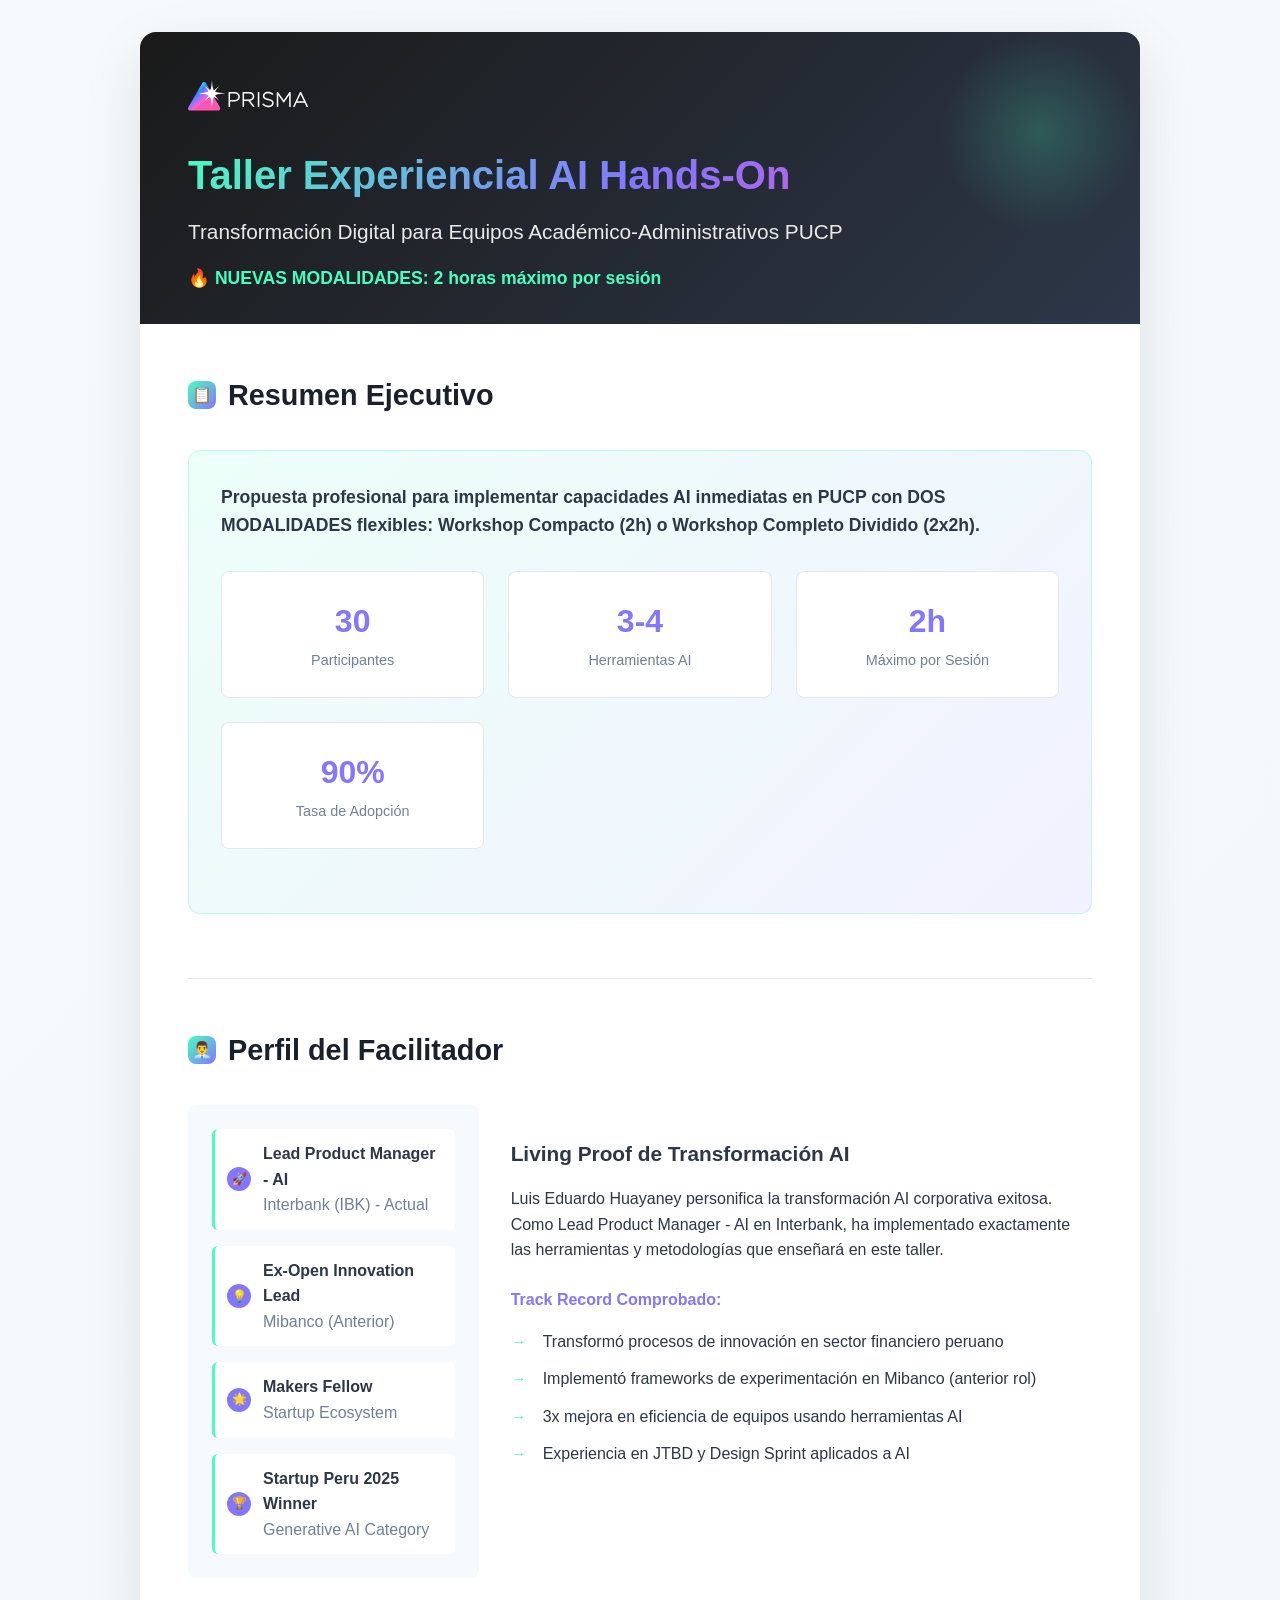
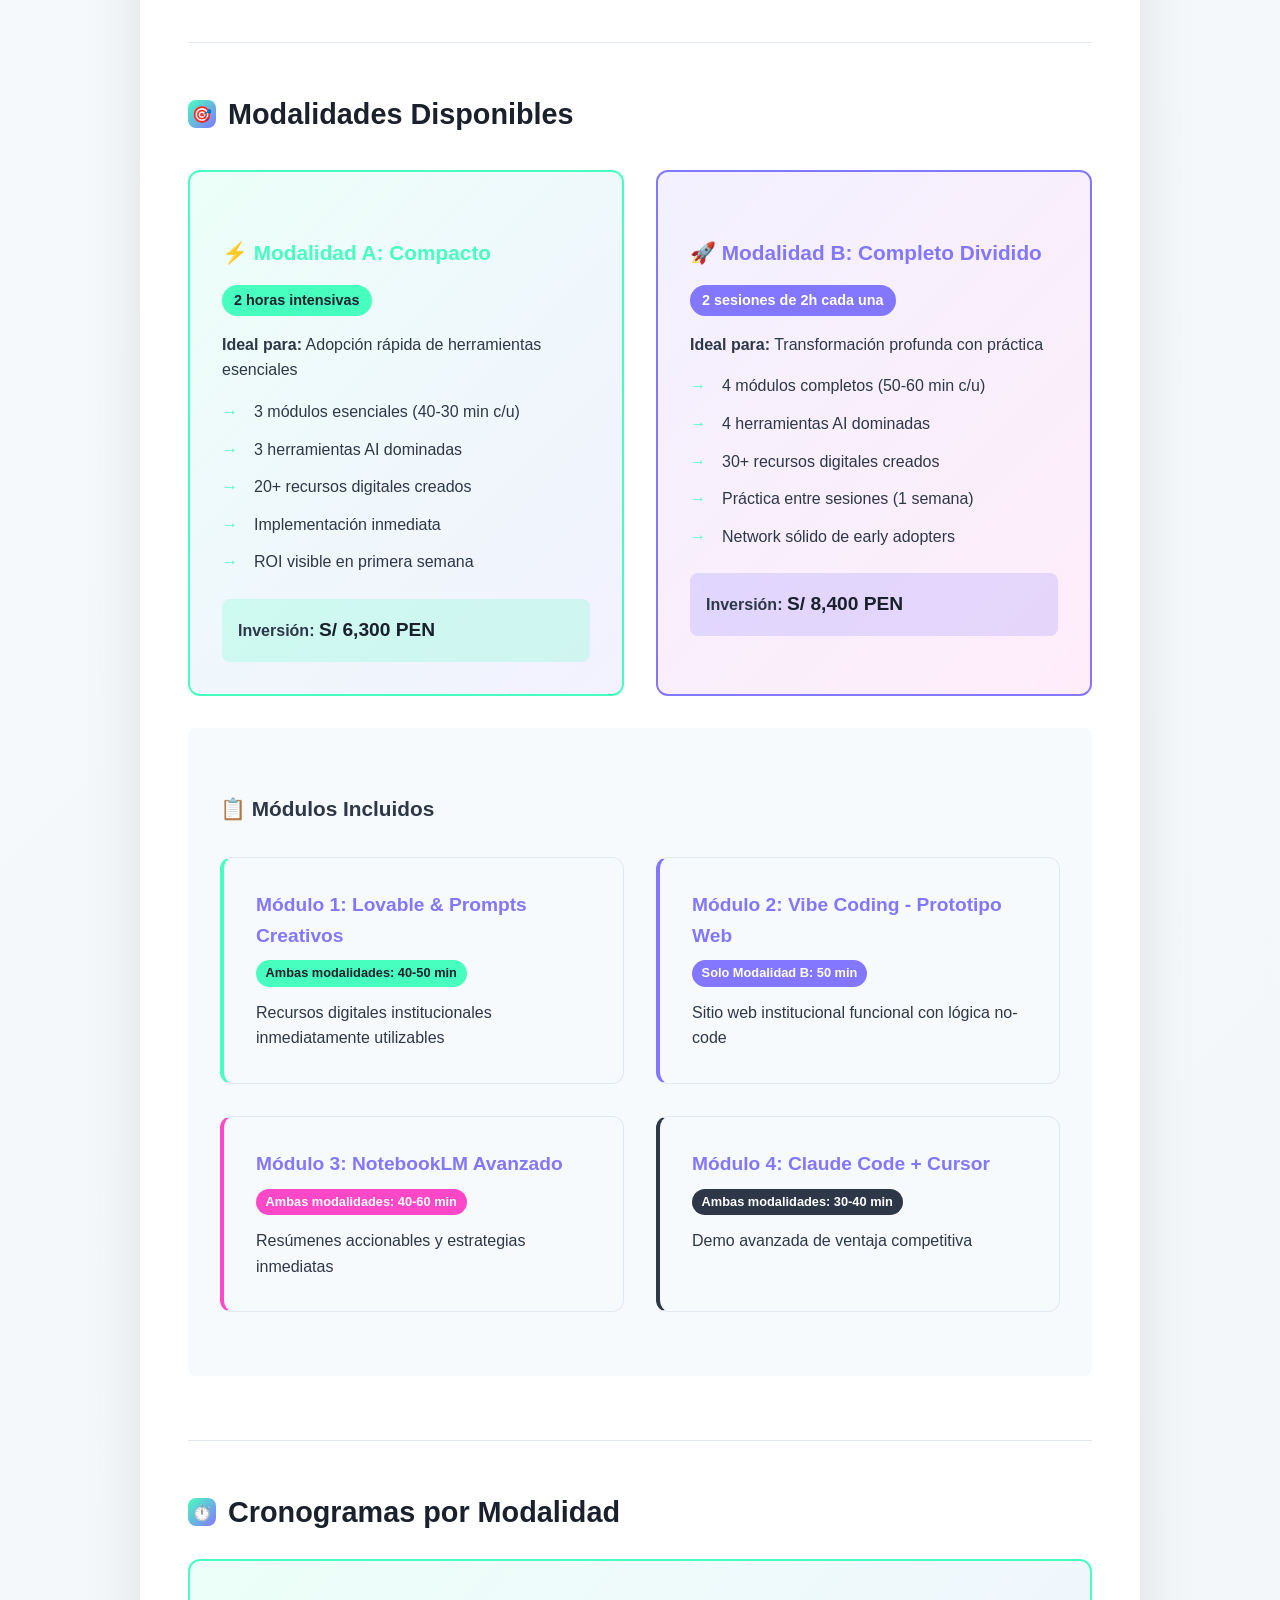
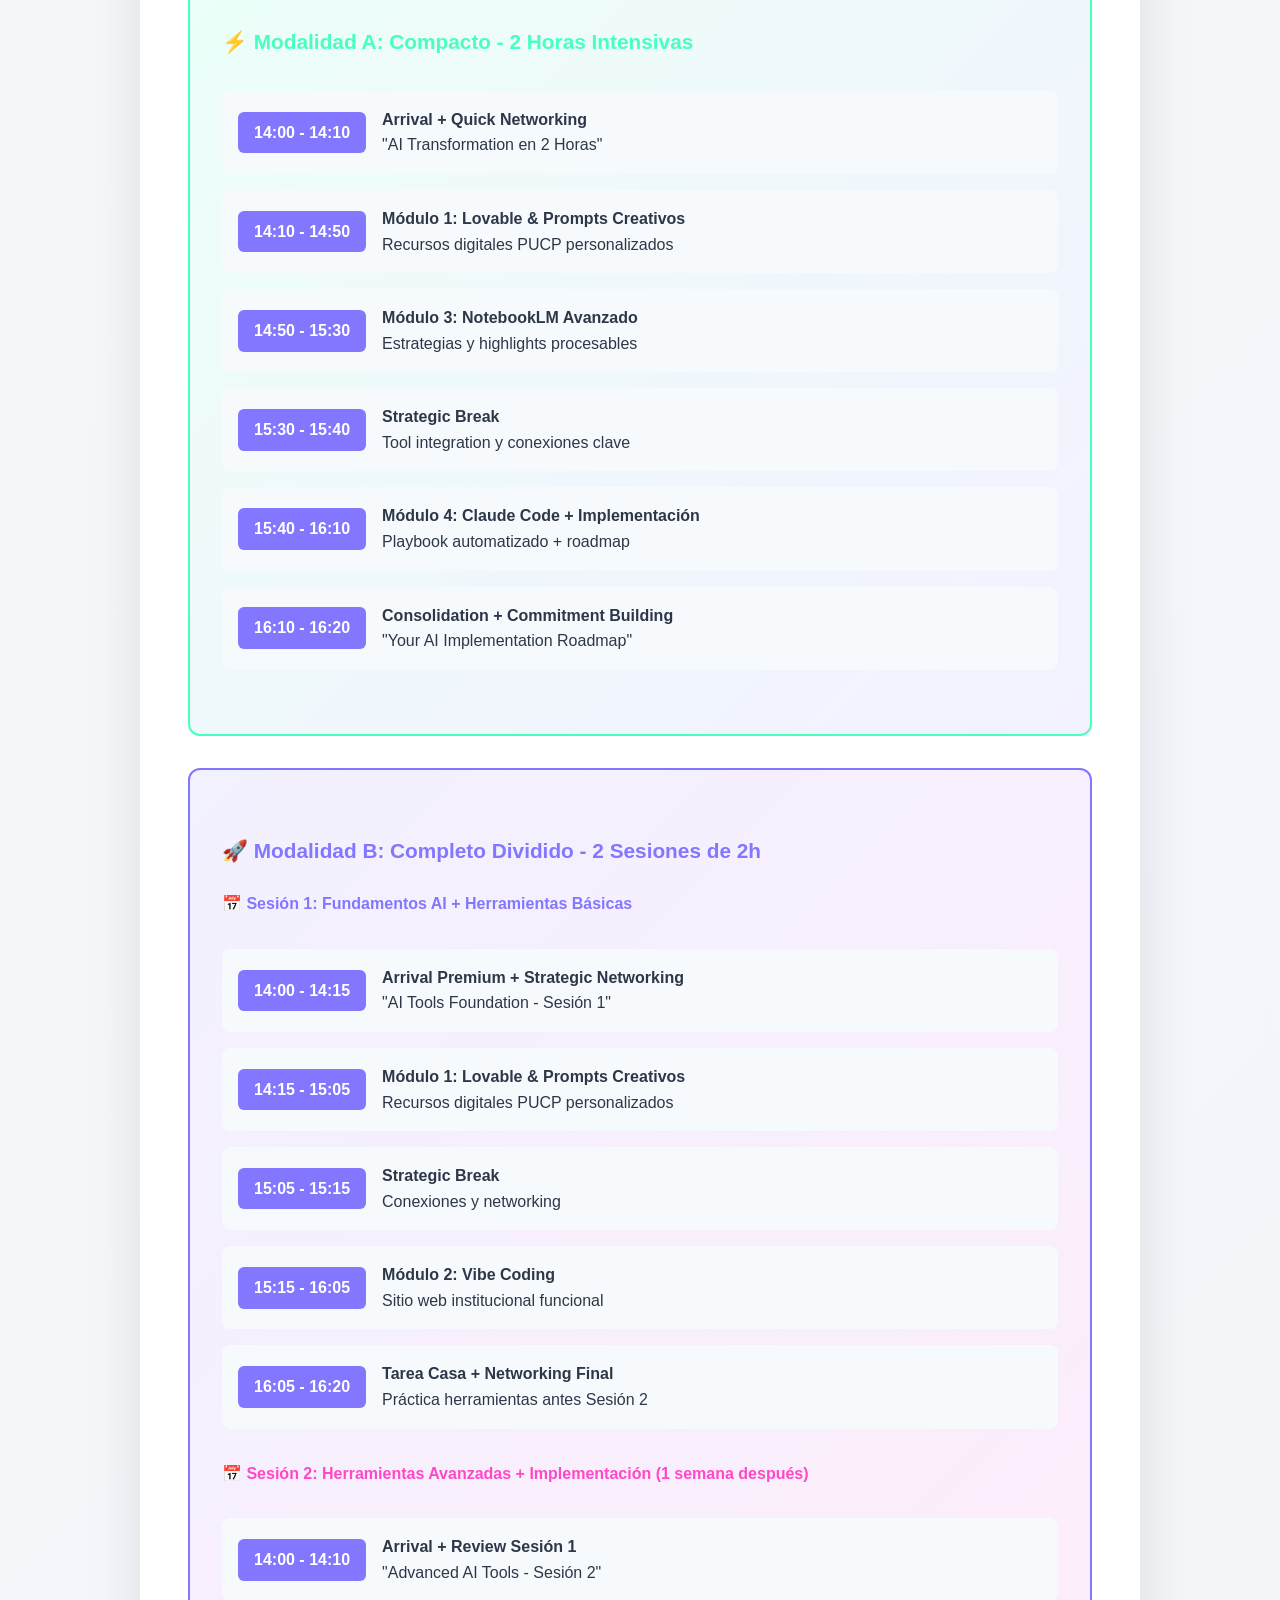
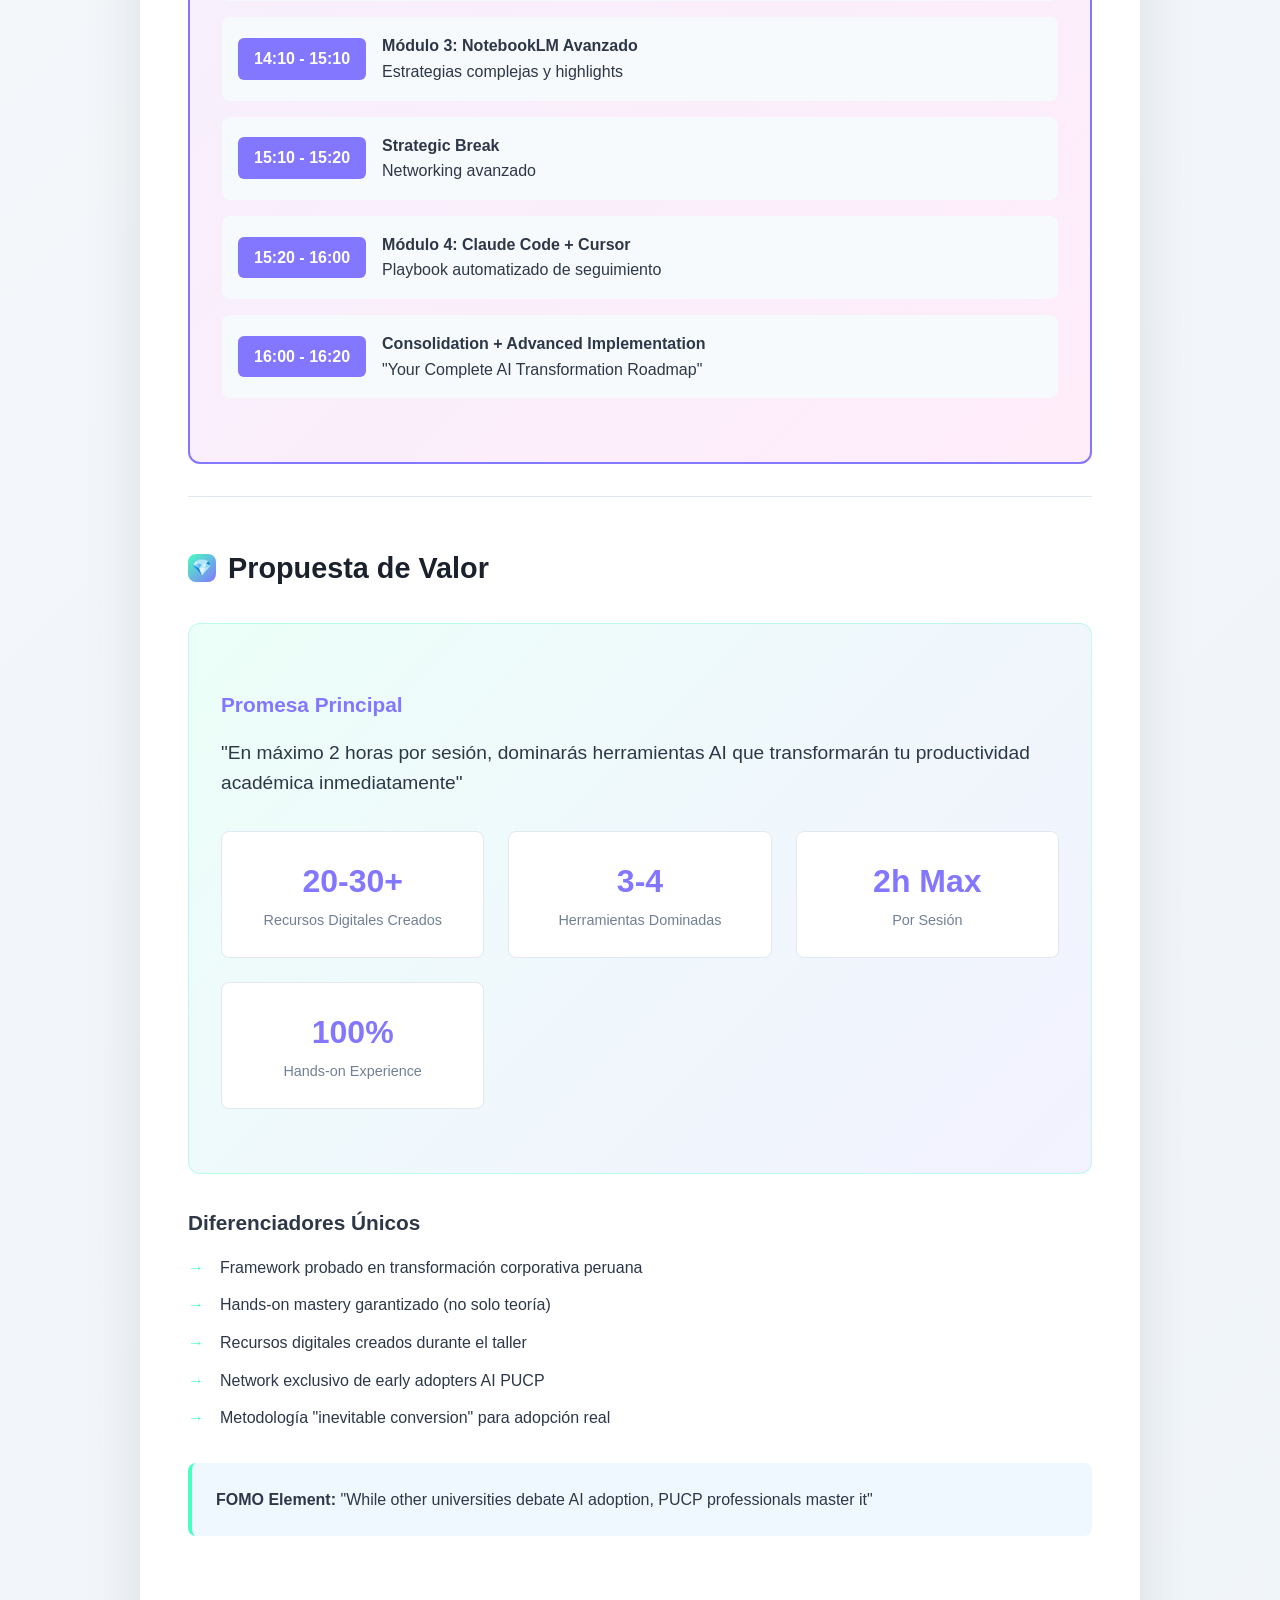
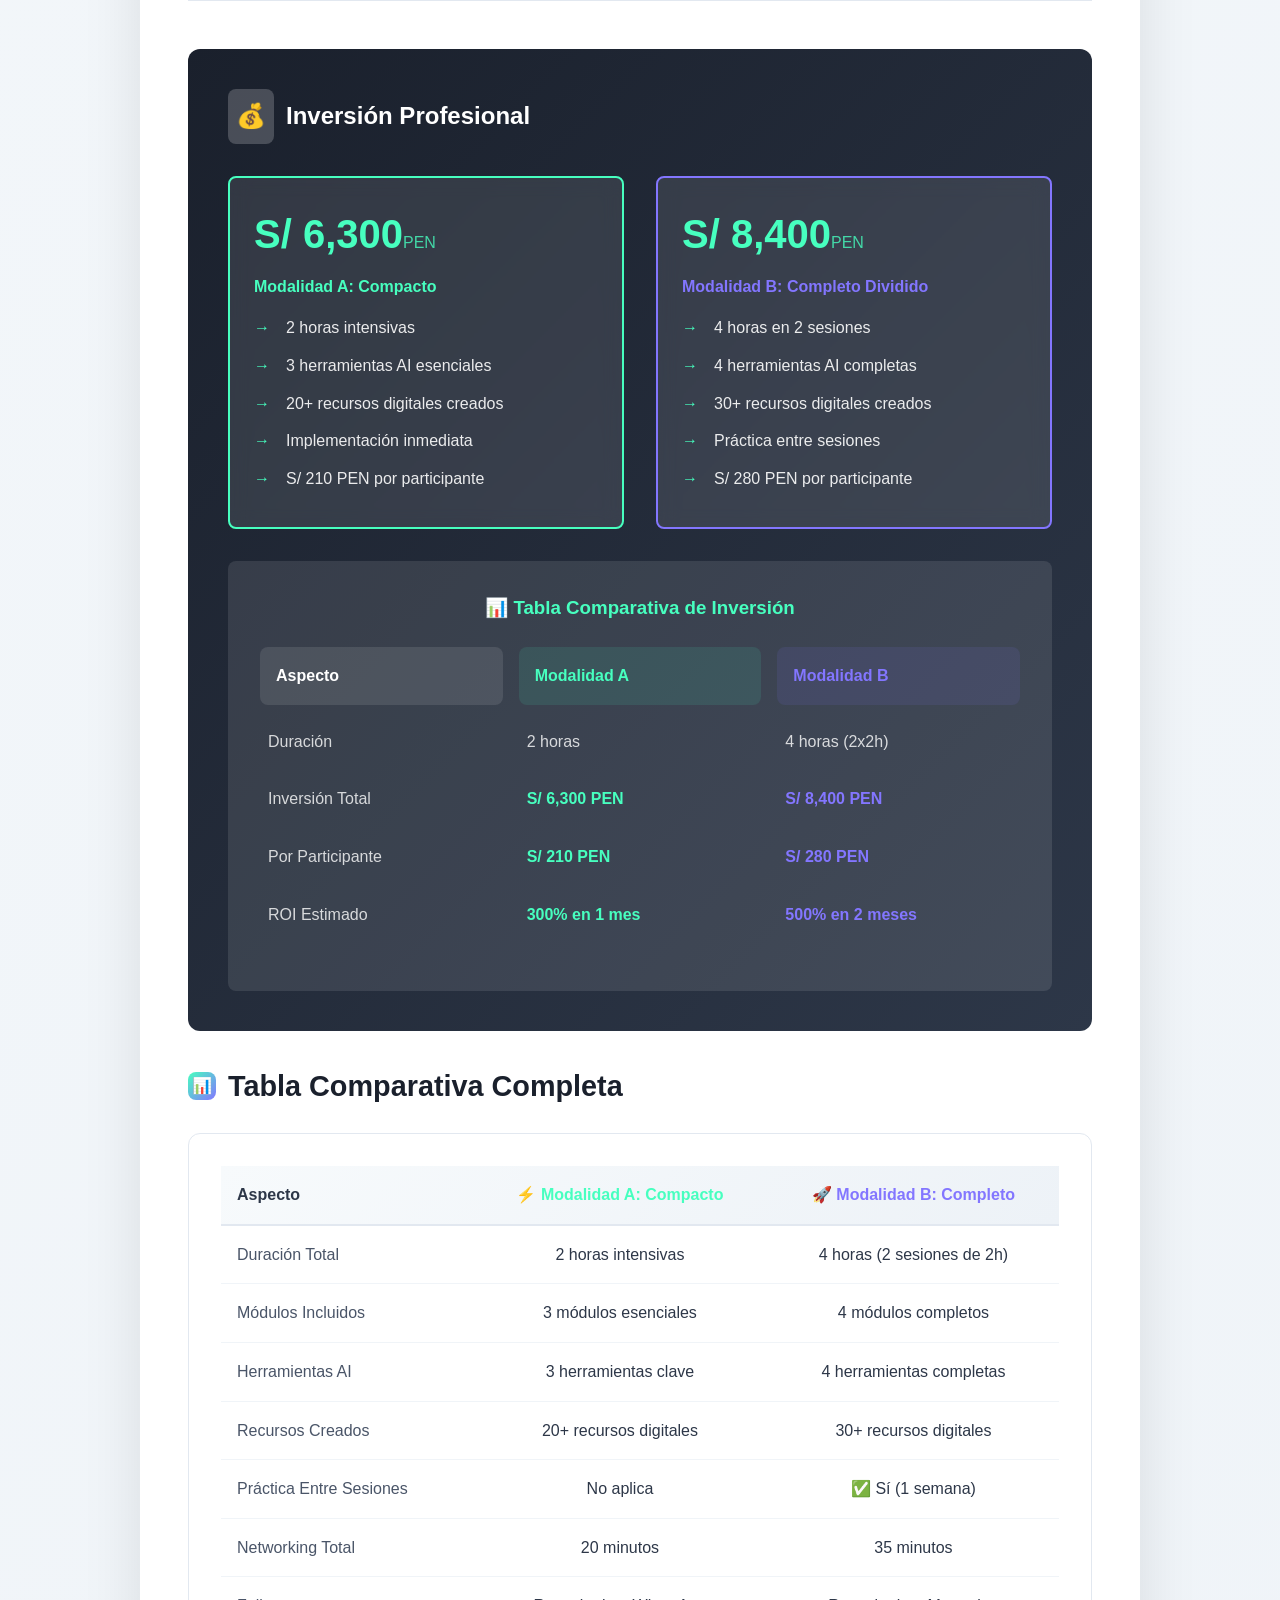
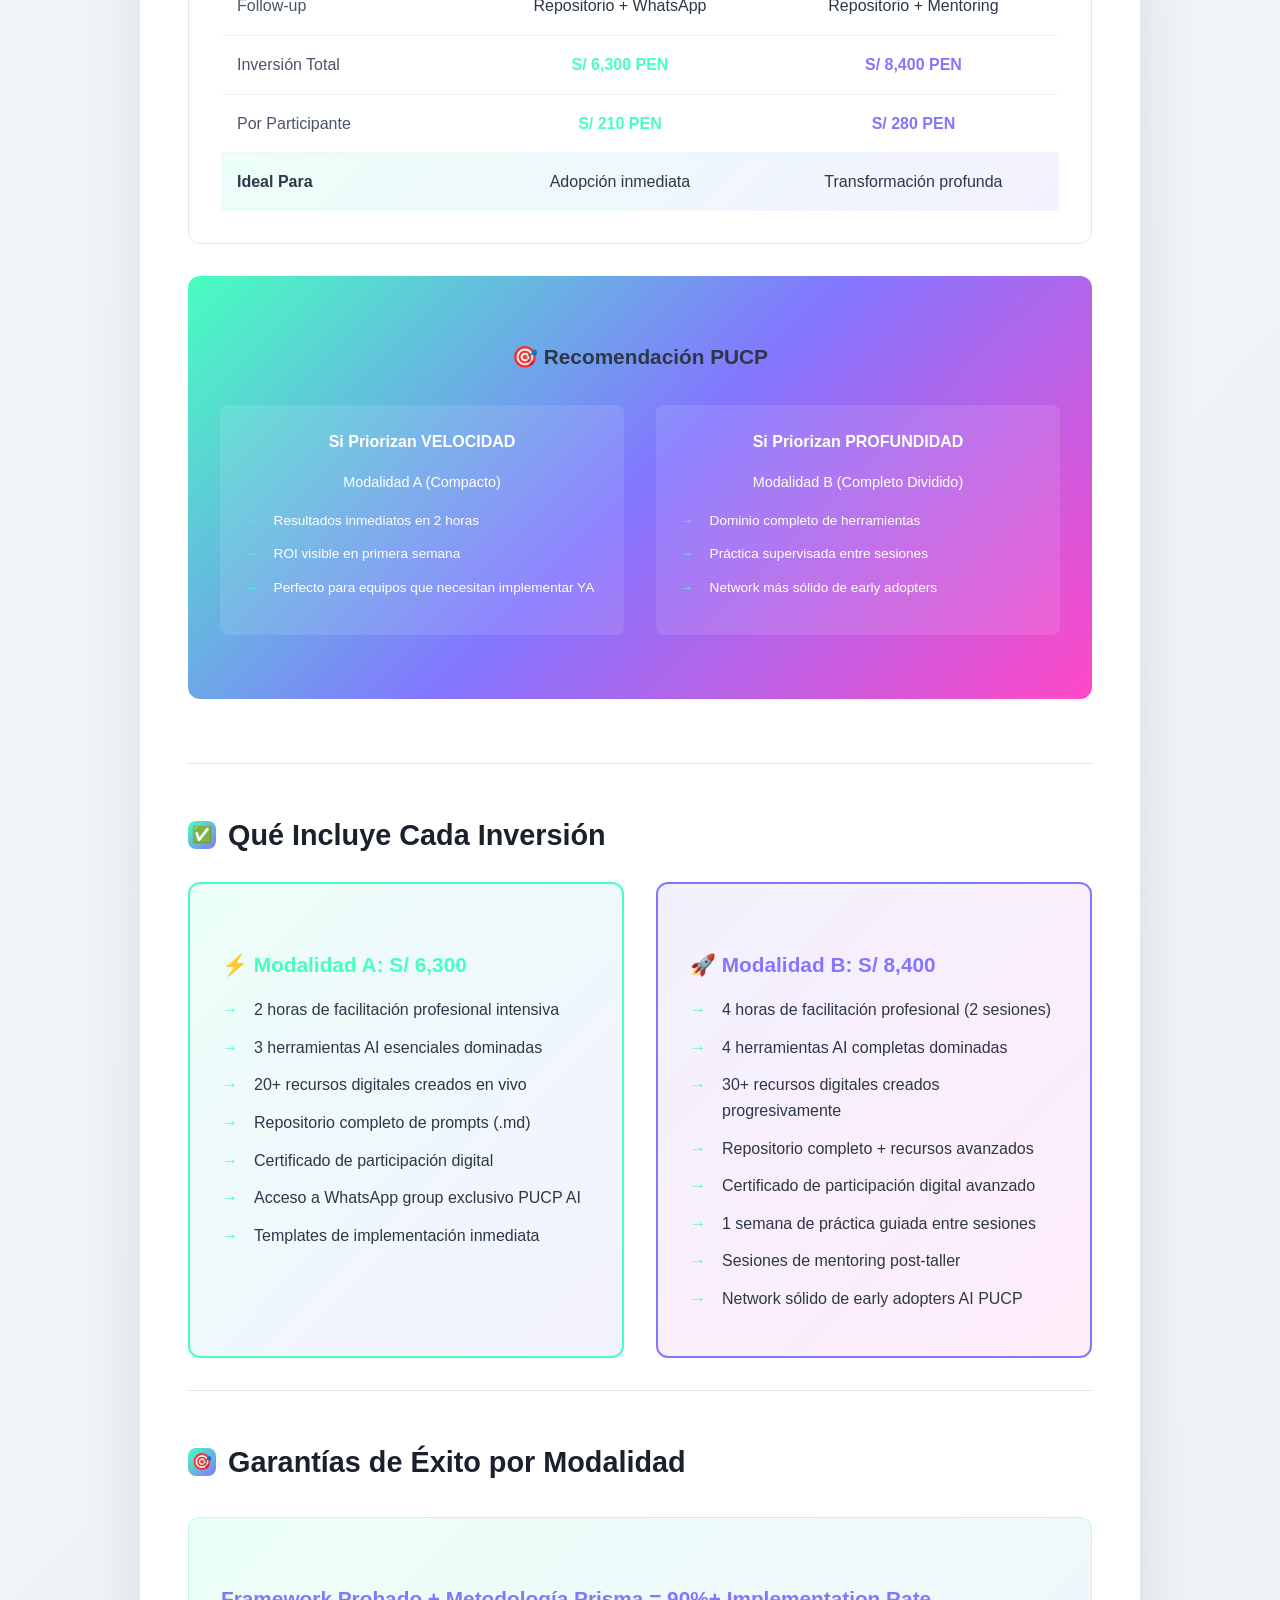
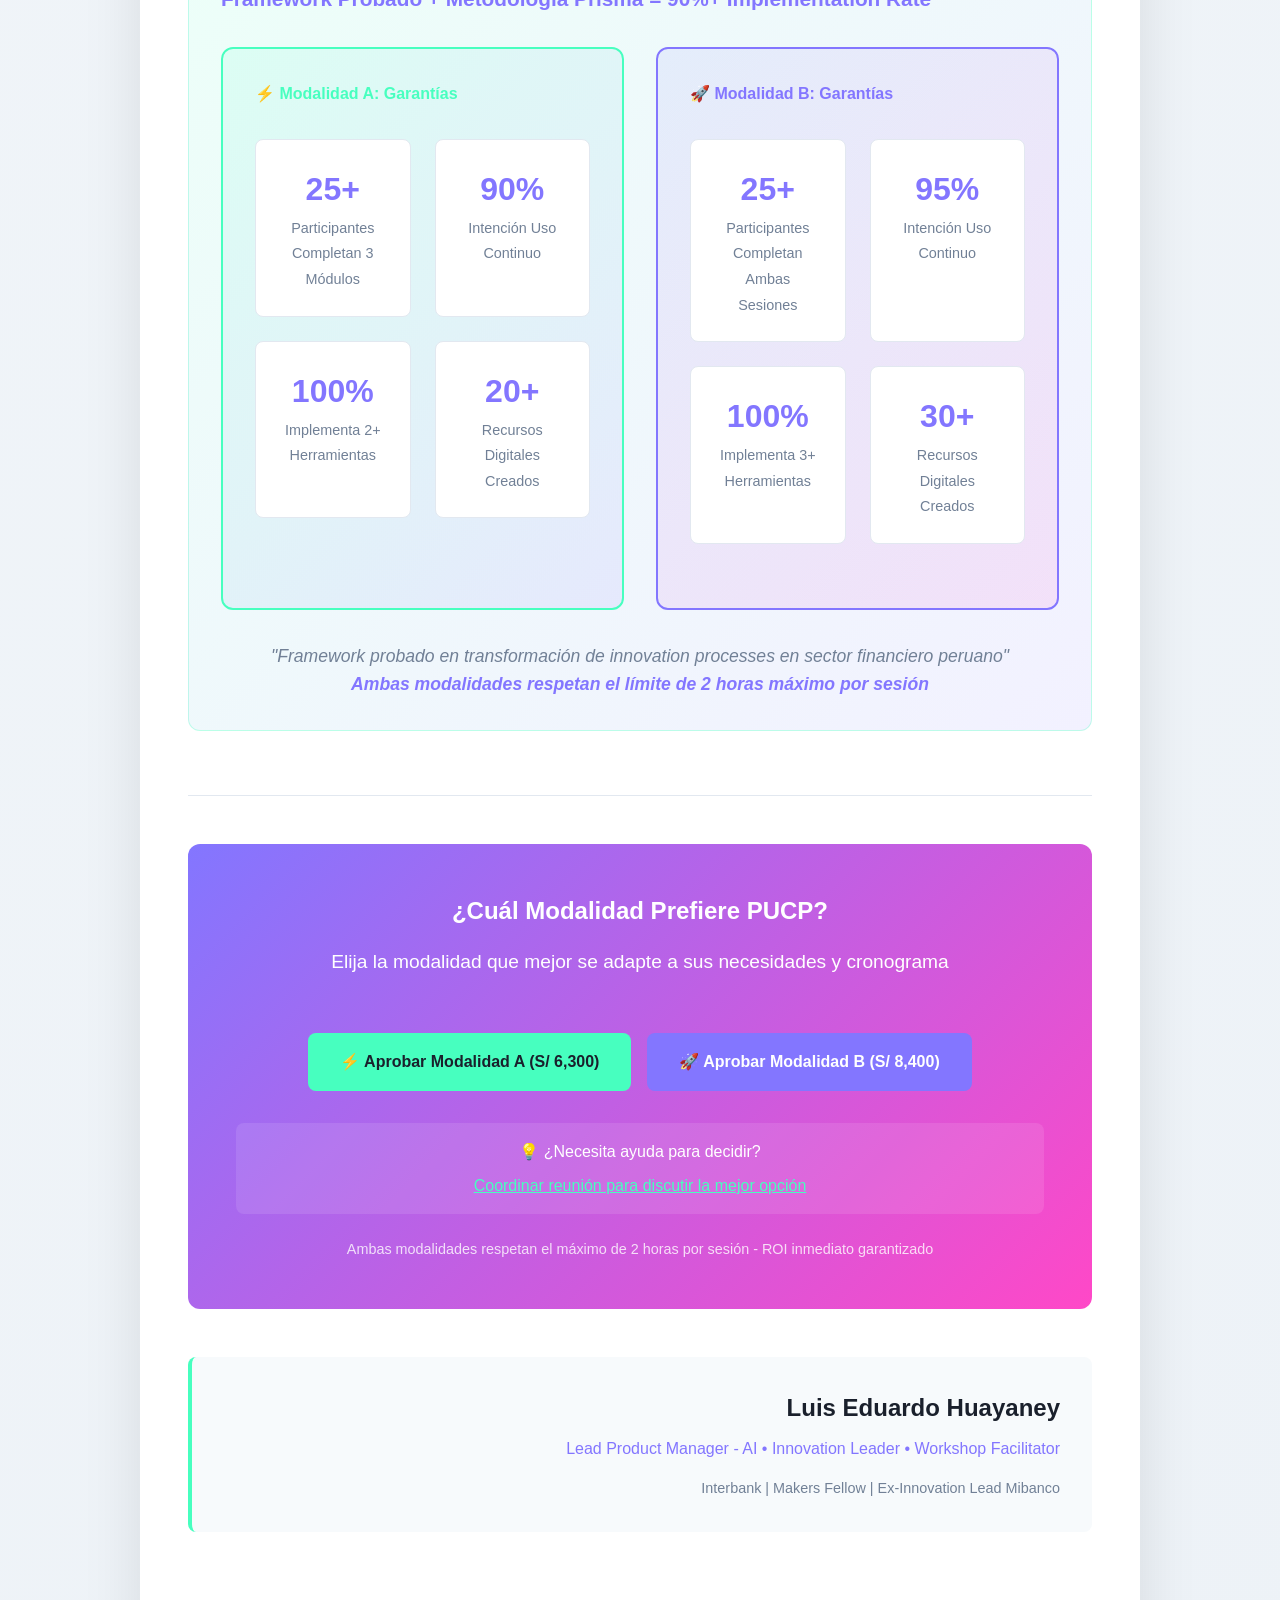
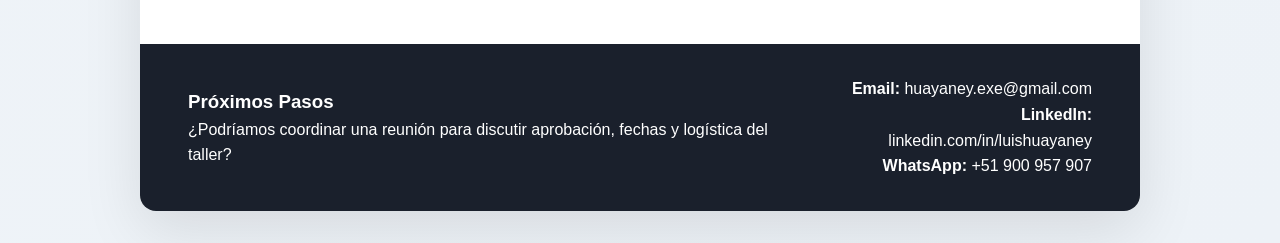
<file: 03-personal-professional-tools/workshop-systems/pucp-ai-workshop/propuesta_pucp.html>
<!DOCTYPE html>
<html lang="es">
<head>
    <meta charset="UTF-8">
    <meta name="viewport" content="width=device-width, initial-scale=1.0">
    <title>Propuesta Workshop AI - PUCP | Luis Eduardo Huayaney</title>
    <style>
        * {
            margin: 0;
            padding: 0;
            box-sizing: border-box;
        }

        body {
            font-family: 'Inter', -apple-system, BlinkMacSystemFont, 'Segoe UI', Roboto, sans-serif;
            line-height: 1.6;
            color: #2d3748;
            background: linear-gradient(135deg, #f7fafc 0%, #edf2f7 100%);
            padding: 2rem 1rem;
        }

        .container {
            max-width: 1000px;
            margin: 0 auto;
            background: white;
            border-radius: 16px;
            box-shadow: 0 20px 60px rgba(0, 0, 0, 0.1);
            overflow: hidden;
        }

        .header {
            background: linear-gradient(135deg, #1a1a1a 0%, #2d3748 100%);
            color: white;
            padding: 3rem 3rem 2rem;
            position: relative;
            overflow: hidden;
        }

        .header::before {
            content: '';
            position: absolute;
            top: 0;
            right: 0;
            width: 200px;
            height: 200px;
            background: radial-gradient(circle, rgba(71, 255, 191, 0.2) 0%, transparent 70%);
        }

        .logo-section {
            display: flex;
            align-items: center;
            gap: 1.5rem;
            margin-bottom: 2rem;
        }

        .prisma-logo {
            width: 120px;
            height: auto;
            filter: brightness(1.2);
        }

        .header h1 {
            font-size: 2.5rem;
            font-weight: 700;
            margin-bottom: 0.5rem;
            background: linear-gradient(135deg, #47FFBF 0%, #8376FF 50%, #FF48C7 100%);
            -webkit-background-clip: text;
            -webkit-text-fill-color: transparent;
            background-clip: text;
        }

        .header .subtitle {
            font-size: 1.3rem;
            opacity: 0.9;
            font-weight: 400;
        }

        .content {
            padding: 3rem;
        }

        .section {
            margin-bottom: 3rem;
            padding-bottom: 2rem;
            border-bottom: 1px solid #e2e8f0;
        }

        .section:last-child {
            border-bottom: none;
            margin-bottom: 0;
        }

        .section h2 {
            font-size: 1.8rem;
            font-weight: 600;
            color: #1a202c;
            margin-bottom: 1.5rem;
            display: flex;
            align-items: center;
            gap: 0.75rem;
        }

        .section h3 {
            font-size: 1.3rem;
            font-weight: 600;
            color: #2d3748;
            margin: 2rem 0 1rem;
        }

        .icon {
            width: 28px;
            height: 28px;
            background: linear-gradient(135deg, #47FFBF 0%, #8376FF 100%);
            border-radius: 8px;
            display: flex;
            align-items: center;
            justify-content: center;
            color: white;
            font-weight: bold;
            font-size: 1rem;
        }

        .highlight-box {
            background: linear-gradient(135deg, rgba(71, 255, 191, 0.1) 0%, rgba(131, 118, 255, 0.1) 100%);
            border: 1px solid rgba(71, 255, 191, 0.3);
            border-radius: 12px;
            padding: 2rem;
            margin: 2rem 0;
        }

        .modules-grid {
            display: grid;
            grid-template-columns: repeat(auto-fit, minmax(450px, 1fr));
            gap: 2rem;
            margin: 2rem 0;
        }

        .module-card {
            background: #f7fafc;
            border: 1px solid #e2e8f0;
            border-radius: 12px;
            padding: 2rem;
            transition: all 0.3s ease;
        }

        .module-card:hover {
            transform: translateY(-2px);
            box-shadow: 0 8px 30px rgba(0, 0, 0, 0.12);
        }

        .module-card h4 {
            color: #8376FF;
            font-weight: 600;
            font-size: 1.2rem;
            margin-bottom: 0.5rem;
        }

        .module-duration {
            background: #47FFBF;
            color: #1a202c;
            padding: 0.25rem 0.75rem;
            border-radius: 20px;
            font-size: 0.85rem;
            font-weight: 600;
            display: inline-block;
            margin-bottom: 1rem;
        }

        .pricing-section {
            background: linear-gradient(135deg, #1a202c 0%, #2d3748 100%);
            color: white;
            border-radius: 12px;
            padding: 2.5rem;
            margin: 2rem 0;
        }

        .pricing-grid {
            display: grid;
            grid-template-columns: repeat(auto-fit, minmax(250px, 1fr));
            gap: 2rem;
            margin: 2rem 0;
        }

        .pricing-item {
            background: rgba(255, 255, 255, 0.1);
            border: 1px solid rgba(255, 255, 255, 0.2);
            border-radius: 8px;
            padding: 1.5rem;
            backdrop-filter: blur(10px);
        }

        .price {
            font-size: 2.5rem;
            font-weight: 700;
            color: #47FFBF;
            margin-bottom: 0.5rem;
        }

        .price-unit {
            font-size: 1rem;
            opacity: 0.8;
            font-weight: 400;
        }

        .facilitator-profile {
            display: grid;
            grid-template-columns: 1fr 2fr;
            gap: 2rem;
            align-items: start;
            margin: 2rem 0;
        }

        .credentials-list {
            background: #f7fafc;
            border-radius: 8px;
            padding: 1.5rem;
        }

        .credential-item {
            display: flex;
            align-items: center;
            gap: 0.75rem;
            margin-bottom: 1rem;
            padding: 0.75rem;
            background: white;
            border-radius: 6px;
            border-left: 3px solid #47FFBF;
        }

        .credential-item:last-child {
            margin-bottom: 0;
        }

        .credential-icon {
            width: 24px;
            height: 24px;
            background: #8376FF;
            border-radius: 50%;
            display: flex;
            align-items: center;
            justify-content: center;
            color: white;
            font-size: 0.75rem;
            flex-shrink: 0;
        }

        .timeline {
            display: flex;
            flex-direction: column;
            gap: 1rem;
            margin: 2rem 0;
        }

        .timeline-item {
            display: flex;
            align-items: center;
            gap: 1rem;
            padding: 1rem;
            background: #f7fafc;
            border-radius: 8px;
        }

        .timeline-time {
            background: #8376FF;
            color: white;
            padding: 0.5rem 1rem;
            border-radius: 6px;
            font-weight: 600;
            min-width: 120px;
            text-align: center;
        }

        .cta-section {
            background: linear-gradient(135deg, #8376FF 0%, #FF48C7 100%);
            color: white;
            text-align: center;
            padding: 3rem;
            border-radius: 12px;
            margin: 3rem 0;
        }

        .cta-button {
            background: white;
            color: #8376FF;
            padding: 1rem 2rem;
            border-radius: 8px;
            font-weight: 600;
            text-decoration: none;
            display: inline-block;
            margin-top: 1.5rem;
            transition: all 0.3s ease;
        }

        .cta-button:hover {
            transform: translateY(-2px);
            box-shadow: 0 8px 20px rgba(0, 0, 0, 0.2);
        }

        .signature {
            text-align: right;
            margin: 3rem 0 2rem;
            padding: 2rem;
            background: #f7fafc;
            border-radius: 8px;
            border-left: 4px solid #47FFBF;
        }

        .signature-name {
            font-size: 1.5rem;
            font-weight: 600;
            color: #1a202c;
            margin-bottom: 0.5rem;
        }

        .signature-title {
            color: #8376FF;
            font-weight: 500;
        }

        .contact-info {
            display: flex;
            justify-content: space-between;
            align-items: center;
            background: #1a202c;
            color: white;
            padding: 2rem 3rem;
            margin-top: 2rem;
        }

        ul {
            list-style: none;
            padding-left: 0;
        }

        li {
            margin-bottom: 0.75rem;
            display: flex;
            align-items: flex-start;
            gap: 0.5rem;
        }

        li::before {
            content: "→";
            color: #47FFBF;
            font-weight: bold;
            margin-right: 0.5rem;
        }

        .stats-grid {
            display: grid;
            grid-template-columns: repeat(auto-fit, minmax(200px, 1fr));
            gap: 1.5rem;
            margin: 2rem 0;
        }

        .stat-item {
            text-align: center;
            padding: 1.5rem;
            background: white;
            border-radius: 8px;
            border: 1px solid #e2e8f0;
        }

        .stat-number {
            font-size: 2rem;
            font-weight: 700;
            color: #8376FF;
            display: block;
        }

        .stat-label {
            font-size: 0.9rem;
            color: #718096;
            margin-top: 0.5rem;
        }

        @media (max-width: 768px) {
            .container {
                border-radius: 0;
                margin: 0;
            }
            
            .header, .content {
                padding: 2rem 1.5rem;
            }
            
            .header h1 {
                font-size: 2rem;
            }
            
            .modules-grid {
                grid-template-columns: 1fr;
            }
            
            .facilitator-profile {
                grid-template-columns: 1fr;
            }
            
            .stats-grid {
                grid-template-columns: 1fr;
            }
            
            .contact-info {
                flex-direction: column;
                gap: 1rem;
                text-align: center;
            }
        }

        @media print {
            body {
                padding: 0;
                background: white;
            }
            
            .container {
                box-shadow: none;
                border-radius: 0;
            }
            
            .header::before {
                display: none;
            }
        }
    </style>
</head>
<body>
    <div class="container">
        <div class="header">
            <div class="logo-section">
                <svg class="prisma-logo" viewBox="0 0 1964 500" fill="none" xmlns="http://www.w3.org/2000/svg">
                    <path d="M751.992 197.543H672.393C667.496 197.543 663.49 201.55 663.49 206.447V432.866C663.49 437.763 667.496 441.77 672.393 441.77H679.516C684.413 441.77 688.42 437.763 688.42 432.866V352.823H750.656C811.557 352.823 847.884 323.708 847.884 274.382C847.884 225.055 812.003 197.543 751.992 197.543ZM750.656 328.516H688.42V221.761H751.369C796.866 221.761 823.043 241.082 823.043 275.272C823.043 321.571 777.724 328.516 750.746 328.516H750.656Z" fill="currentColor"/>
                    <path d="M1017.94 340.892C1059.35 333.502 1084.37 307.414 1084.37 269.841C1084.37 250.52 1077.87 233.781 1065.58 221.494C1049.64 205.556 1025.69 197.543 994.26 197.543H901.751C896.854 197.543 892.848 201.55 892.848 206.447V432.866C892.848 437.763 896.854 441.77 901.751 441.77H908.874C913.771 441.77 917.778 437.763 917.778 432.866V343.118H988.562L1060.95 438.298C1062.64 440.524 1065.22 441.77 1068.07 441.77H1076.8C1080.18 441.77 1083.3 439.811 1084.81 436.784C1086.32 433.757 1085.97 430.106 1083.92 427.435L1018.03 340.892H1017.94ZM917.778 221.761H993.637C1035.48 221.761 1059.43 239.39 1059.43 270.731C1059.43 302.072 1033.7 318.722 990.699 318.722H917.778V221.672V221.761Z" fill="currentColor"/>
                    <path d="M1158.35 197.543H1151.23C1146.31 197.543 1142.33 201.529 1142.33 206.447V432.866C1142.33 437.784 1146.31 441.77 1151.23 441.77H1158.35C1163.27 441.77 1167.26 437.784 1167.26 432.866V206.447C1167.26 201.529 1163.27 197.543 1158.35 197.543Z" fill="currentColor"/>
                    <path d="M1316.66 306.079C1261.19 294.771 1250.69 281.683 1250.69 260.759C1250.69 239.835 1272.05 218.556 1307.76 218.556C1338.21 218.556 1361.36 231.288 1375.51 241.972C1379.43 244.91 1384.95 244.198 1387.89 240.37L1392.43 234.582C1393.86 232.712 1394.57 230.309 1394.21 227.994C1393.95 225.679 1392.7 223.542 1390.83 222.028C1367.15 203.865 1338.65 194.338 1308.47 194.338C1262.08 194.338 1225.84 223.72 1225.84 261.827C1225.84 306.791 1266.44 321.215 1310.25 330.029C1372.13 342.583 1377.21 358.165 1377.21 376.328C1377.21 402.505 1352.28 420.847 1316.57 420.847C1286.83 420.847 1259.5 409.628 1237.69 388.437C1234.21 385.054 1228.6 385.054 1225.22 388.437L1220.06 393.601C1218.37 395.293 1217.39 397.608 1217.47 400.012C1217.56 402.416 1218.54 404.731 1220.23 406.334C1246.95 431.62 1280.07 444.975 1315.95 444.975C1366.7 444.975 1402.14 416.573 1402.14 375.26C1402.14 338.399 1377.38 318.366 1316.75 306.079H1316.66Z" fill="currentColor"/>
                    <path d="M1672.01 197.543H1665.51C1662.57 197.543 1659.9 198.968 1658.21 201.283L1566.85 331.276L1475.5 201.283C1473.81 198.879 1471.14 197.543 1468.2 197.543H1461.43C1456.54 197.543 1452.53 201.55 1452.53 206.447V432.866C1452.53 437.763 1456.54 441.77 1461.43 441.77H1468.56C1473.45 441.77 1477.46 437.763 1477.46 432.866V246.602L1559.29 363.24C1562.58 367.959 1570.86 367.959 1574.16 363.24L1655.98 246.602V432.866C1655.98 437.763 1659.99 441.77 1664.88 441.77H1672.01C1676.9 441.77 1680.91 437.763 1680.91 432.866V206.447C1680.91 201.55 1676.9 197.543 1672.01 197.543Z" fill="currentColor"/>
                    <path d="M1962.8 429.038L1853.82 201.016C1852.31 197.899 1849.19 195.94 1845.81 195.94H1839.66C1836.28 195.94 1833.07 197.899 1831.65 201.016L1722.67 429.038C1721.33 431.798 1721.51 435.003 1723.2 437.585C1724.8 440.167 1727.65 441.77 1730.77 441.77H1738.16C1741.63 441.77 1744.75 439.811 1746.17 436.695L1776.09 373.835H1909.11L1939.03 436.695C1940.54 439.811 1943.66 441.77 1947.04 441.77H1954.79C1957.81 441.77 1960.66 440.167 1962.35 437.585C1963.96 435.003 1964.22 431.798 1962.89 429.038H1962.8ZM1787.75 349.617L1842.51 234.938L1897.27 349.617H1787.75Z" fill="currentColor"/>
                    <path d="M263.538 500H35.4263C8.18116 500 -8.82481 470.529 4.79777 446.934L118.854 249.451L232.82 51.8793C246.443 28.2847 280.455 28.2847 294.077 51.8793L408.133 249.362L522.189 446.845C535.811 470.44 518.805 499.911 491.56 499.911H263.449L263.538 500Z" fill="url(#prisma-gradient)"/>
                    <path d="M445.517 250.103C476.056 229.981 526.184 224.906 611.57 219.386C526.273 213.866 476.056 208.791 445.517 188.668C456.557 164.539 479.885 136.582 515.677 95.8923C474.988 131.596 446.941 155.012 422.901 166.053C402.779 135.514 397.704 85.386 392.184 0C386.663 85.2969 381.588 135.514 361.466 166.053C337.337 155.012 309.38 131.685 268.69 95.8923C304.394 136.582 327.81 164.628 338.851 188.668C308.311 208.791 258.184 213.866 172.798 219.386C258.095 224.906 308.311 229.981 338.851 250.103C327.81 274.232 304.483 302.19 268.69 342.879C309.38 307.176 337.426 283.759 361.466 272.719C381.588 303.258 386.663 353.386 392.184 438.772C397.704 353.475 402.779 303.258 422.901 272.719C447.03 283.759 474.988 307.087 515.677 342.879C479.974 302.19 456.557 274.143 445.517 250.103Z" fill="currentColor"/>
                    <defs>
                        <linearGradient id="prisma-gradient" x1="0%" y1="0%" x2="100%" y2="100%">
                            <stop offset="12%" stop-color="#47FFBF"/>
                            <stop offset="34%" stop-color="#2870FF"/>
                            <stop offset="61%" stop-color="#FF4895"/>
                        </linearGradient>
                    </defs>
                </svg>
            </div>
            <h1>Taller Experiencial AI Hands-On</h1>
            <p class="subtitle">Transformación Digital para Equipos Académico-Administrativos PUCP</p>
            <p style="margin-top: 1rem; font-size: 1.1rem; color: #47FFBF; font-weight: 600;">🔥 NUEVAS MODALIDADES: 2 horas máximo por sesión</p>
        </div>

        <div class="content">
            <!-- Executive Summary -->
            <div class="section">
                <h2>
                    <div class="icon">📋</div>
                    Resumen Ejecutivo
                </h2>
                <div class="highlight-box">
                    <p style="font-size: 1.1rem; margin-bottom: 1rem;">
                        <strong>Propuesta profesional para implementar capacidades AI inmediatas en PUCP con DOS MODALIDADES flexibles: Workshop Compacto (2h) o Workshop Completo Dividido (2x2h).</strong>
                    </p>
                    <div class="stats-grid">
                        <div class="stat-item">
                            <span class="stat-number">30</span>
                            <span class="stat-label">Participantes</span>
                        </div>
                        <div class="stat-item">
                            <span class="stat-number">3-4</span>
                            <span class="stat-label">Herramientas AI</span>
                        </div>
                        <div class="stat-item">
                            <span class="stat-number">2h</span>
                            <span class="stat-label">Máximo por Sesión</span>
                        </div>
                        <div class="stat-item">
                            <span class="stat-number">90%</span>
                            <span class="stat-label">Tasa de Adopción</span>
                        </div>
                    </div>
                </div>
            </div>

            <!-- Facilitator Profile -->
            <div class="section">
                <h2>
                    <div class="icon">👨‍💼</div>
                    Perfil del Facilitador
                </h2>
                <div class="facilitator-profile">
                    <div class="credentials-list">
                        <div class="credential-item">
                            <div class="credential-icon">🚀</div>
                            <div>
                                <strong>Lead Product Manager - AI</strong><br>
                                <span style="color: #718096;">Interbank (IBK) - Actual</span>
                            </div>
                        </div>
                        <div class="credential-item">
                            <div class="credential-icon">💡</div>
                            <div>
                                <strong>Ex-Open Innovation Lead</strong><br>
                                <span style="color: #718096;">Mibanco (Anterior)</span>
                            </div>
                        </div>
                        <div class="credential-item">
                            <div class="credential-icon">🌟</div>
                            <div>
                                <strong>Makers Fellow</strong><br>
                                <span style="color: #718096;">Startup Ecosystem</span>
                            </div>
                        </div>
                        <div class="credential-item">
                            <div class="credential-icon">🏆</div>
                            <div>
                                <strong>Startup Peru 2025 Winner</strong><br>
                                <span style="color: #718096;">Generative AI Category</span>
                            </div>
                        </div>
                    </div>
                    <div>
                        <h3>Living Proof de Transformación AI</h3>
                        <p style="margin-bottom: 1.5rem;">Luis Eduardo Huayaney personifica la transformación AI corporativa exitosa. Como Lead Product Manager - AI en Interbank, ha implementado exactamente las herramientas y metodologías que enseñará en este taller.</p>
                        
                        <h4 style="color: #8376FF; margin-bottom: 1rem;">Track Record Comprobado:</h4>
                        <ul>
                            <li>Transformó procesos de innovación en sector financiero peruano</li>
                            <li>Implementó frameworks de experimentación en Mibanco (anterior rol)</li>
                            <li>3x mejora en eficiencia de equipos usando herramientas AI</li>
                            <li>Experiencia en JTBD y Design Sprint aplicados a AI</li>
                        </ul>
                    </div>
                </div>
            </div>

            <!-- Workshop Modalities -->
            <div class="section">
                <h2>
                    <div class="icon">🎯</div>
                    Modalidades Disponibles
                </h2>
                <div style="display: grid; grid-template-columns: 1fr 1fr; gap: 2rem; margin: 2rem 0;">
                    <!-- Modalidad A -->
                    <div style="background: linear-gradient(135deg, rgba(71, 255, 191, 0.1) 0%, rgba(131, 118, 255, 0.1) 100%); border: 2px solid #47FFBF; border-radius: 12px; padding: 2rem;">
                        <h3 style="color: #47FFBF; margin-bottom: 1rem; display: flex; align-items: center; gap: 0.5rem;">
                            ⚡ Modalidad A: Compacto
                        </h3>
                        <div style="background: #47FFBF; color: #1a202c; padding: 0.25rem 0.75rem; border-radius: 20px; font-size: 0.9rem; font-weight: 600; display: inline-block; margin-bottom: 1rem;">
                            2 horas intensivas
                        </div>
                        <p><strong>Ideal para:</strong> Adopción rápida de herramientas esenciales</p>
                        <ul style="margin-top: 1rem;">
                            <li>3 módulos esenciales (40-30 min c/u)</li>
                            <li>3 herramientas AI dominadas</li>
                            <li>20+ recursos digitales creados</li>
                            <li>Implementación inmediata</li>
                            <li>ROI visible en primera semana</li>
                        </ul>
                        <div style="margin-top: 1.5rem; padding: 1rem; background: rgba(71, 255, 191, 0.2); border-radius: 8px;">
                            <strong>Inversión:</strong> <span style="color: #1a202c; font-size: 1.2rem; font-weight: 700;">S/ 6,300 PEN</span>
                        </div>
                    </div>

                    <!-- Modalidad B -->
                    <div style="background: linear-gradient(135deg, rgba(131, 118, 255, 0.1) 0%, rgba(255, 72, 199, 0.1) 100%); border: 2px solid #8376FF; border-radius: 12px; padding: 2rem;">
                        <h3 style="color: #8376FF; margin-bottom: 1rem; display: flex; align-items: center; gap: 0.5rem;">
                            🚀 Modalidad B: Completo Dividido
                        </h3>
                        <div style="background: #8376FF; color: white; padding: 0.25rem 0.75rem; border-radius: 20px; font-size: 0.9rem; font-weight: 600; display: inline-block; margin-bottom: 1rem;">
                            2 sesiones de 2h cada una
                        </div>
                        <p><strong>Ideal para:</strong> Transformación profunda con práctica</p>
                        <ul style="margin-top: 1rem;">
                            <li>4 módulos completos (50-60 min c/u)</li>
                            <li>4 herramientas AI dominadas</li>
                            <li>30+ recursos digitales creados</li>
                            <li>Práctica entre sesiones (1 semana)</li>
                            <li>Network sólido de early adopters</li>
                        </ul>
                        <div style="margin-top: 1.5rem; padding: 1rem; background: rgba(131, 118, 255, 0.2); border-radius: 8px;">
                            <strong>Inversión:</strong> <span style="color: #1a202c; font-size: 1.2rem; font-weight: 700;">S/ 8,400 PEN</span>
                        </div>
                    </div>
                </div>

                <div style="background: #f7fafc; border-radius: 8px; padding: 2rem; margin: 2rem 0;">
                    <h3 style="color: #2d3748; margin-bottom: 1rem;">📋 Módulos Incluidos</h3>
                    <div class="modules-grid" style="grid-template-columns: repeat(auto-fit, minmax(300px, 1fr));">
                        <div class="module-card" style="border-left: 4px solid #47FFBF;">
                            <h4>Módulo 1: Lovable & Prompts Creativos</h4>
                            <div style="background: #47FFBF; color: #1a202c; padding: 0.2rem 0.6rem; border-radius: 15px; font-size: 0.8rem; font-weight: 600; display: inline-block; margin-bottom: 0.8rem;">
                                Ambas modalidades: 40-50 min
                            </div>
                            <p>Recursos digitales institucionales inmediatamente utilizables</p>
                        </div>
                        
                        <div class="module-card" style="border-left: 4px solid #8376FF;">
                            <h4>Módulo 2: Vibe Coding - Prototipo Web</h4>
                            <div style="background: #8376FF; color: white; padding: 0.2rem 0.6rem; border-radius: 15px; font-size: 0.8rem; font-weight: 600; display: inline-block; margin-bottom: 0.8rem;">
                                Solo Modalidad B: 50 min
                            </div>
                            <p>Sitio web institucional funcional con lógica no-code</p>
                        </div>
                        
                        <div class="module-card" style="border-left: 4px solid #FF48C7;">
                            <h4>Módulo 3: NotebookLM Avanzado</h4>
                            <div style="background: #FF48C7; color: white; padding: 0.2rem 0.6rem; border-radius: 15px; font-size: 0.8rem; font-weight: 600; display: inline-block; margin-bottom: 0.8rem;">
                                Ambas modalidades: 40-60 min
                            </div>
                            <p>Resúmenes accionables y estrategias inmediatas</p>
                        </div>
                        
                        <div class="module-card" style="border-left: 4px solid #2d3748;">
                            <h4>Módulo 4: Claude Code + Cursor</h4>
                            <div style="background: #2d3748; color: white; padding: 0.2rem 0.6rem; border-radius: 15px; font-size: 0.8rem; font-weight: 600; display: inline-block; margin-bottom: 0.8rem;">
                                Ambas modalidades: 30-40 min
                            </div>
                            <p>Demo avanzada de ventaja competitiva</p>
                        </div>
                    </div>
                </div>
            </div>

            <!-- Program Timeline -->
            <div class="section">
                <h2>
                    <div class="icon">⏱️</div>
                    Cronogramas por Modalidad
                </h2>
                
                <!-- Modalidad A Timeline -->
                <div style="background: linear-gradient(135deg, rgba(71, 255, 191, 0.1) 0%, rgba(131, 118, 255, 0.1) 100%); border: 2px solid #47FFBF; border-radius: 12px; padding: 2rem; margin-bottom: 2rem;">
                    <h3 style="color: #47FFBF; margin-bottom: 1.5rem; display: flex; align-items: center; gap: 0.5rem;">
                        ⚡ Modalidad A: Compacto - 2 Horas Intensivas
                    </h3>
                    <div class="timeline">
                        <div class="timeline-item">
                            <div class="timeline-time">14:00 - 14:10</div>
                            <div>
                                <strong>Arrival + Quick Networking</strong><br>
                                "AI Transformation en 2 Horas"
                            </div>
                        </div>
                        <div class="timeline-item">
                            <div class="timeline-time">14:10 - 14:50</div>
                            <div>
                                <strong>Módulo 1: Lovable & Prompts Creativos</strong><br>
                                Recursos digitales PUCP personalizados
                            </div>
                        </div>
                        <div class="timeline-item">
                            <div class="timeline-time">14:50 - 15:30</div>
                            <div>
                                <strong>Módulo 3: NotebookLM Avanzado</strong><br>
                                Estrategias y highlights procesables
                            </div>
                        </div>
                        <div class="timeline-item">
                            <div class="timeline-time">15:30 - 15:40</div>
                            <div>
                                <strong>Strategic Break</strong><br>
                                Tool integration y conexiones clave
                            </div>
                        </div>
                        <div class="timeline-item">
                            <div class="timeline-time">15:40 - 16:10</div>
                            <div>
                                <strong>Módulo 4: Claude Code + Implementación</strong><br>
                                Playbook automatizado + roadmap
                            </div>
                        </div>
                        <div class="timeline-item">
                            <div class="timeline-time">16:10 - 16:20</div>
                            <div>
                                <strong>Consolidation + Commitment Building</strong><br>
                                "Your AI Implementation Roadmap"
                            </div>
                        </div>
                    </div>
                </div>

                <!-- Modalidad B Timeline -->
                <div style="background: linear-gradient(135deg, rgba(131, 118, 255, 0.1) 0%, rgba(255, 72, 199, 0.1) 100%); border: 2px solid #8376FF; border-radius: 12px; padding: 2rem;">
                    <h3 style="color: #8376FF; margin-bottom: 1.5rem; display: flex; align-items: center; gap: 0.5rem;">
                        🚀 Modalidad B: Completo Dividido - 2 Sesiones de 2h
                    </h3>
                    
                    <h4 style="color: #8376FF; margin-bottom: 1rem;">📅 Sesión 1: Fundamentos AI + Herramientas Básicas</h4>
                    <div class="timeline" style="margin-bottom: 2rem;">
                        <div class="timeline-item">
                            <div class="timeline-time">14:00 - 14:15</div>
                            <div>
                                <strong>Arrival Premium + Strategic Networking</strong><br>
                                "AI Tools Foundation - Sesión 1"
                            </div>
                        </div>
                        <div class="timeline-item">
                            <div class="timeline-time">14:15 - 15:05</div>
                            <div>
                                <strong>Módulo 1: Lovable & Prompts Creativos</strong><br>
                                Recursos digitales PUCP personalizados
                            </div>
                        </div>
                        <div class="timeline-item">
                            <div class="timeline-time">15:05 - 15:15</div>
                            <div>
                                <strong>Strategic Break</strong><br>
                                Conexiones y networking
                            </div>
                        </div>
                        <div class="timeline-item">
                            <div class="timeline-time">15:15 - 16:05</div>
                            <div>
                                <strong>Módulo 2: Vibe Coding</strong><br>
                                Sitio web institucional funcional
                            </div>
                        </div>
                        <div class="timeline-item">
                            <div class="timeline-time">16:05 - 16:20</div>
                            <div>
                                <strong>Tarea Casa + Networking Final</strong><br>
                                Práctica herramientas antes Sesión 2
                            </div>
                        </div>
                    </div>

                    <h4 style="color: #FF48C7; margin-bottom: 1rem;">📅 Sesión 2: Herramientas Avanzadas + Implementación (1 semana después)</h4>
                    <div class="timeline">
                        <div class="timeline-item">
                            <div class="timeline-time">14:00 - 14:10</div>
                            <div>
                                <strong>Arrival + Review Sesión 1</strong><br>
                                "Advanced AI Tools - Sesión 2"
                            </div>
                        </div>
                        <div class="timeline-item">
                            <div class="timeline-time">14:10 - 15:10</div>
                            <div>
                                <strong>Módulo 3: NotebookLM Avanzado</strong><br>
                                Estrategias complejas y highlights
                            </div>
                        </div>
                        <div class="timeline-item">
                            <div class="timeline-time">15:10 - 15:20</div>
                            <div>
                                <strong>Strategic Break</strong><br>
                                Networking avanzado
                            </div>
                        </div>
                        <div class="timeline-item">
                            <div class="timeline-time">15:20 - 16:00</div>
                            <div>
                                <strong>Módulo 4: Claude Code + Cursor</strong><br>
                                Playbook automatizado de seguimiento
                            </div>
                        </div>
                        <div class="timeline-item">
                            <div class="timeline-time">16:00 - 16:20</div>
                            <div>
                                <strong>Consolidation + Advanced Implementation</strong><br>
                                "Your Complete AI Transformation Roadmap"
                            </div>
                        </div>
                    </div>
                </div>
            </div>

            <!-- Value Proposition -->
            <div class="section">
                <h2>
                    <div class="icon">💎</div>
                    Propuesta de Valor
                </h2>
                <div class="highlight-box">
                    <h3 style="color: #8376FF;">Promesa Principal</h3>
                    <p style="font-size: 1.2rem; margin-bottom: 2rem;">"En máximo 2 horas por sesión, dominarás herramientas AI que transformarán tu productividad académica inmediatamente"</p>
                    
                    <div class="stats-grid">
                        <div class="stat-item">
                            <span class="stat-number">20-30+</span>
                            <span class="stat-label">Recursos Digitales Creados</span>
                        </div>
                        <div class="stat-item">
                            <span class="stat-number">3-4</span>
                            <span class="stat-label">Herramientas Dominadas</span>
                        </div>
                        <div class="stat-item">
                            <span class="stat-number">2h Max</span>
                            <span class="stat-label">Por Sesión</span>
                        </div>
                        <div class="stat-item">
                            <span class="stat-number">100%</span>
                            <span class="stat-label">Hands-on Experience</span>
                        </div>
                    </div>
                </div>

                <h3>Diferenciadores Únicos</h3>
                <ul>
                    <li>Framework probado en transformación corporativa peruana</li>
                    <li>Hands-on mastery garantizado (no solo teoría)</li>
                    <li>Recursos digitales creados durante el taller</li>
                    <li>Network exclusivo de early adopters AI PUCP</li>
                    <li>Metodología "inevitable conversion" para adopción real</li>
                </ul>

                <div style="background: #f0f8ff; border-left: 4px solid #47FFBF; padding: 1.5rem; margin: 2rem 0; border-radius: 8px;">
                    <strong>FOMO Element:</strong> "While other universities debate AI adoption, PUCP professionals master it"
                </div>
            </div>

            <!-- Investment & Pricing -->
            <div class="pricing-section">
                <h2 style="color: white; display: flex; align-items: center; gap: 0.75rem; margin-bottom: 2rem;">
                    <div style="background: rgba(255, 255, 255, 0.2); padding: 0.5rem; border-radius: 8px;">💰</div>
                    Inversión Profesional
                </h2>
                
                <div class="pricing-grid">
                    <div class="pricing-item" style="border: 2px solid #47FFBF;">
                        <div class="price">S/ 6,300<span class="price-unit">PEN</span></div>
                        <h4 style="color: #47FFBF; margin-bottom: 1rem;">Modalidad A: Compacto</h4>
                        <ul style="color: rgba(255, 255, 255, 0.9);">
                            <li>2 horas intensivas</li>
                            <li>3 herramientas AI esenciales</li>
                            <li>20+ recursos digitales creados</li>
                            <li>Implementación inmediata</li>
                            <li>S/ 210 PEN por participante</li>
                        </ul>
                    </div>
                    
                    <div class="pricing-item" style="border: 2px solid #8376FF;">
                        <div class="price">S/ 8,400<span class="price-unit">PEN</span></div>
                        <h4 style="color: #8376FF; margin-bottom: 1rem;">Modalidad B: Completo Dividido</h4>
                        <ul style="color: rgba(255, 255, 255, 0.9);">
                            <li>4 horas en 2 sesiones</li>
                            <li>4 herramientas AI completas</li>
                            <li>30+ recursos digitales creados</li>
                            <li>Práctica entre sesiones</li>
                            <li>S/ 280 PEN por participante</li>
                        </ul>
                    </div>
                </div>

                <div style="text-align: center; margin-top: 2rem; padding: 2rem; background: rgba(255, 255, 255, 0.1); border-radius: 8px;">
                    <h3 style="color: #47FFBF; margin-bottom: 1rem;">📊 Tabla Comparativa de Inversión</h3>
                    <div style="display: grid; grid-template-columns: 1fr 1fr 1fr; gap: 1rem; margin: 1.5rem 0; text-align: left;">
                        <div style="font-weight: 600; color: white; background: rgba(255,255,255,0.1); padding: 1rem; border-radius: 8px;">Aspecto</div>
                        <div style="font-weight: 600; color: #47FFBF; background: rgba(71, 255, 191, 0.1); padding: 1rem; border-radius: 8px;">Modalidad A</div>
                        <div style="font-weight: 600; color: #8376FF; background: rgba(131, 118, 255, 0.1); padding: 1rem; border-radius: 8px;">Modalidad B</div>
                        
                        <div style="color: rgba(255,255,255,0.8); padding: 0.5rem;">Duración</div>
                        <div style="color: rgba(255,255,255,0.8); padding: 0.5rem;">2 horas</div>
                        <div style="color: rgba(255,255,255,0.8); padding: 0.5rem;">4 horas (2x2h)</div>
                        
                        <div style="color: rgba(255,255,255,0.8); padding: 0.5rem;">Inversión Total</div>
                        <div style="color: #47FFBF; font-weight: 600; padding: 0.5rem;">S/ 6,300 PEN</div>
                        <div style="color: #8376FF; font-weight: 600; padding: 0.5rem;">S/ 8,400 PEN</div>
                        
                        <div style="color: rgba(255,255,255,0.8); padding: 0.5rem;">Por Participante</div>
                        <div style="color: #47FFBF; font-weight: 600; padding: 0.5rem;">S/ 210 PEN</div>
                        <div style="color: #8376FF; font-weight: 600; padding: 0.5rem;">S/ 280 PEN</div>
                        
                        <div style="color: rgba(255,255,255,0.8); padding: 0.5rem;">ROI Estimado</div>
                        <div style="color: #47FFBF; font-weight: 600; padding: 0.5rem;">300% en 1 mes</div>
                        <div style="color: #8376FF; font-weight: 600; padding: 0.5rem;">500% en 2 meses</div>
                    </div>
                </div>
            </div>

            <!-- Comparison Table -->
            <div class="section">
                <h2>
                    <div class="icon">📊</div>
                    Tabla Comparativa Completa
                </h2>
                <div style="background: white; border-radius: 12px; padding: 2rem; border: 1px solid #e2e8f0; overflow-x: auto;">
                    <table style="width: 100%; border-collapse: collapse;">
                        <thead>
                            <tr style="background: linear-gradient(135deg, #f7fafc 0%, #edf2f7 100%);">
                                <th style="padding: 1rem; text-align: left; border-bottom: 2px solid #e2e8f0; color: #2d3748; font-weight: 600;">Aspecto</th>
                                <th style="padding: 1rem; text-align: center; border-bottom: 2px solid #e2e8f0; color: #47FFBF; font-weight: 600;">⚡ Modalidad A: Compacto</th>
                                <th style="padding: 1rem; text-align: center; border-bottom: 2px solid #e2e8f0; color: #8376FF; font-weight: 600;">🚀 Modalidad B: Completo</th>
                            </tr>
                        </thead>
                        <tbody>
                            <tr style="border-bottom: 1px solid #f0f4f8;">
                                <td style="padding: 1rem; font-weight: 500; color: #4a5568;">Duración Total</td>
                                <td style="padding: 1rem; text-align: center;">2 horas intensivas</td>
                                <td style="padding: 1rem; text-align: center;">4 horas (2 sesiones de 2h)</td>
                            </tr>
                            <tr style="border-bottom: 1px solid #f0f4f8;">
                                <td style="padding: 1rem; font-weight: 500; color: #4a5568;">Módulos Incluidos</td>
                                <td style="padding: 1rem; text-align: center;">3 módulos esenciales</td>
                                <td style="padding: 1rem; text-align: center;">4 módulos completos</td>
                            </tr>
                            <tr style="border-bottom: 1px solid #f0f4f8;">
                                <td style="padding: 1rem; font-weight: 500; color: #4a5568;">Herramientas AI</td>
                                <td style="padding: 1rem; text-align: center;">3 herramientas clave</td>
                                <td style="padding: 1rem; text-align: center;">4 herramientas completas</td>
                            </tr>
                            <tr style="border-bottom: 1px solid #f0f4f8;">
                                <td style="padding: 1rem; font-weight: 500; color: #4a5568;">Recursos Creados</td>
                                <td style="padding: 1rem; text-align: center;">20+ recursos digitales</td>
                                <td style="padding: 1rem; text-align: center;">30+ recursos digitales</td>
                            </tr>
                            <tr style="border-bottom: 1px solid #f0f4f8;">
                                <td style="padding: 1rem; font-weight: 500; color: #4a5568;">Práctica Entre Sesiones</td>
                                <td style="padding: 1rem; text-align: center;">No aplica</td>
                                <td style="padding: 1rem; text-align: center;">✅ Sí (1 semana)</td>
                            </tr>
                            <tr style="border-bottom: 1px solid #f0f4f8;">
                                <td style="padding: 1rem; font-weight: 500; color: #4a5568;">Networking Total</td>
                                <td style="padding: 1rem; text-align: center;">20 minutos</td>
                                <td style="padding: 1rem; text-align: center;">35 minutos</td>
                            </tr>
                            <tr style="border-bottom: 1px solid #f0f4f8;">
                                <td style="padding: 1rem; font-weight: 500; color: #4a5568;">Follow-up</td>
                                <td style="padding: 1rem; text-align: center;">Repositorio + WhatsApp</td>
                                <td style="padding: 1rem; text-align: center;">Repositorio + Mentoring</td>
                            </tr>
                            <tr style="border-bottom: 1px solid #f0f4f8;">
                                <td style="padding: 1rem; font-weight: 500; color: #4a5568;">Inversión Total</td>
                                <td style="padding: 1rem; text-align: center; font-weight: 600; color: #47FFBF;">S/ 6,300 PEN</td>
                                <td style="padding: 1rem; text-align: center; font-weight: 600; color: #8376FF;">S/ 8,400 PEN</td>
                            </tr>
                            <tr style="border-bottom: 1px solid #f0f4f8;">
                                <td style="padding: 1rem; font-weight: 500; color: #4a5568;">Por Participante</td>
                                <td style="padding: 1rem; text-align: center; font-weight: 600; color: #47FFBF;">S/ 210 PEN</td>
                                <td style="padding: 1rem; text-align: center; font-weight: 600; color: #8376FF;">S/ 280 PEN</td>
                            </tr>
                            <tr style="background: linear-gradient(135deg, rgba(71, 255, 191, 0.1) 0%, rgba(131, 118, 255, 0.1) 100%);">
                                <td style="padding: 1rem; font-weight: 600; color: #2d3748;">Ideal Para</td>
                                <td style="padding: 1rem; text-align: center; font-weight: 500;">Adopción inmediata</td>
                                <td style="padding: 1rem; text-align: center; font-weight: 500;">Transformación profunda</td>
                            </tr>
                        </tbody>
                    </table>
                </div>

                <div style="background: linear-gradient(135deg, #47FFBF 0%, #8376FF 50%, #FF48C7 100%); color: white; border-radius: 12px; padding: 2rem; margin: 2rem 0; text-align: center;">
                    <h3 style="margin-bottom: 1rem;">🎯 Recomendación PUCP</h3>
                    <div style="display: grid; grid-template-columns: 1fr 1fr; gap: 2rem; margin: 2rem 0;">
                        <div style="background: rgba(255, 255, 255, 0.1); padding: 1.5rem; border-radius: 8px;">
                            <h4 style="margin-bottom: 1rem;">Si Priorizan VELOCIDAD</h4>
                            <p style="font-size: 0.9rem; margin-bottom: 1rem;">Modalidad A (Compacto)</p>
                            <ul style="font-size: 0.85rem; text-align: left;">
                                <li>Resultados inmediatos en 2 horas</li>
                                <li>ROI visible en primera semana</li>
                                <li>Perfecto para equipos que necesitan implementar YA</li>
                            </ul>
                        </div>
                        <div style="background: rgba(255, 255, 255, 0.1); padding: 1.5rem; border-radius: 8px;">
                            <h4 style="margin-bottom: 1rem;">Si Priorizan PROFUNDIDAD</h4>
                            <p style="font-size: 0.9rem; margin-bottom: 1rem;">Modalidad B (Completo Dividido)</p>
                            <ul style="font-size: 0.85rem; text-align: left;">
                                <li>Dominio completo de herramientas</li>
                                <li>Práctica supervisada entre sesiones</li>
                                <li>Network más sólido de early adopters</li>
                            </ul>
                        </div>
                    </div>
                </div>
            </div>

            <!-- What's Included -->
            <div class="section">
                <h2>
                    <div class="icon">✅</div>
                    Qué Incluye Cada Inversión
                </h2>
                <div style="display: grid; grid-template-columns: 1fr 1fr; gap: 2rem;">
                    <div style="background: linear-gradient(135deg, rgba(71, 255, 191, 0.1) 0%, rgba(131, 118, 255, 0.1) 100%); border: 2px solid #47FFBF; border-radius: 12px; padding: 2rem;">
                        <h3 style="color: #47FFBF; margin-bottom: 1rem;">⚡ Modalidad A: S/ 6,300</h3>
                        <ul>
                            <li>2 horas de facilitación profesional intensiva</li>
                            <li>3 herramientas AI esenciales dominadas</li>
                            <li>20+ recursos digitales creados en vivo</li>
                            <li>Repositorio completo de prompts (.md)</li>
                            <li>Certificado de participación digital</li>
                            <li>Acceso a WhatsApp group exclusivo PUCP AI</li>
                            <li>Templates de implementación inmediata</li>
                        </ul>
                    </div>
                    
                    <div style="background: linear-gradient(135deg, rgba(131, 118, 255, 0.1) 0%, rgba(255, 72, 199, 0.1) 100%); border: 2px solid #8376FF; border-radius: 12px; padding: 2rem;">
                        <h3 style="color: #8376FF; margin-bottom: 1rem;">🚀 Modalidad B: S/ 8,400</h3>
                        <ul>
                            <li>4 horas de facilitación profesional (2 sesiones)</li>
                            <li>4 herramientas AI completas dominadas</li>
                            <li>30+ recursos digitales creados progresivamente</li>
                            <li>Repositorio completo + recursos avanzados</li>
                            <li>Certificado de participación digital avanzado</li>
                            <li>1 semana de práctica guiada entre sesiones</li>
                            <li>Sesiones de mentoring post-taller</li>
                            <li>Network sólido de early adopters AI PUCP</li>
                        </ul>
                    </div>
                </div>
            </div>

            <!-- Success Guarantee -->
            <div class="section">
                <h2>
                    <div class="icon">🎯</div>
                    Garantías de Éxito por Modalidad
                </h2>
                <div class="highlight-box">
                    <h3 style="color: #8376FF; margin-bottom: 1.5rem;">Framework Probado + Metodología Prisma = 90%+ Implementation Rate</h3>
                    
                    <div style="display: grid; grid-template-columns: 1fr 1fr; gap: 2rem; margin: 2rem 0;">
                        <div style="background: linear-gradient(135deg, rgba(71, 255, 191, 0.1) 0%, rgba(131, 118, 255, 0.1) 100%); border: 2px solid #47FFBF; border-radius: 12px; padding: 2rem;">
                            <h4 style="color: #47FFBF; margin-bottom: 1rem;">⚡ Modalidad A: Garantías</h4>
                            <div class="stats-grid" style="grid-template-columns: 1fr 1fr;">
                                <div class="stat-item">
                                    <span class="stat-number">25+</span>
                                    <span class="stat-label">Participantes Completan 3 Módulos</span>
                                </div>
                                <div class="stat-item">
                                    <span class="stat-number">90%</span>
                                    <span class="stat-label">Intención Uso Continuo</span>
                                </div>
                                <div class="stat-item">
                                    <span class="stat-number">100%</span>
                                    <span class="stat-label">Implementa 2+ Herramientas</span>
                                </div>
                                <div class="stat-item">
                                    <span class="stat-number">20+</span>
                                    <span class="stat-label">Recursos Digitales Creados</span>
                                </div>
                            </div>
                        </div>

                        <div style="background: linear-gradient(135deg, rgba(131, 118, 255, 0.1) 0%, rgba(255, 72, 199, 0.1) 100%); border: 2px solid #8376FF; border-radius: 12px; padding: 2rem;">
                            <h4 style="color: #8376FF; margin-bottom: 1rem;">🚀 Modalidad B: Garantías</h4>
                            <div class="stats-grid" style="grid-template-columns: 1fr 1fr;">
                                <div class="stat-item">
                                    <span class="stat-number">25+</span>
                                    <span class="stat-label">Participantes Completan Ambas Sesiones</span>
                                </div>
                                <div class="stat-item">
                                    <span class="stat-number">95%</span>
                                    <span class="stat-label">Intención Uso Continuo</span>
                                </div>
                                <div class="stat-item">
                                    <span class="stat-number">100%</span>
                                    <span class="stat-label">Implementa 3+ Herramientas</span>
                                </div>
                                <div class="stat-item">
                                    <span class="stat-number">30+</span>
                                    <span class="stat-label">Recursos Digitales Creados</span>
                                </div>
                            </div>
                        </div>
                    </div>

                    <p style="margin-top: 2rem; font-style: italic; text-align: center; color: #718096; font-size: 1.1rem;">
                        "Framework probado en transformación de innovation processes en sector financiero peruano"<br>
                        <strong style="color: #8376FF;">Ambas modalidades respetan el límite de 2 horas máximo por sesión</strong>
                    </p>
                </div>
            </div>

            <!-- Call to Action -->
            <div class="cta-section">
                <h2 style="margin-bottom: 1rem;">¿Cuál Modalidad Prefiere PUCP?</h2>
                <p style="font-size: 1.2rem; margin-bottom: 2rem;">
                    Elija la modalidad que mejor se adapte a sus necesidades y cronograma
                </p>
                <div style="display: flex; gap: 1rem; justify-content: center; margin: 2rem 0;">
                    <a href="mailto:huayaney.exe@gmail.com?subject=Aprobación%20Modalidad%20A%20-%20Workshop%20Compacto%20PUCP" class="cta-button" style="background: #47FFBF; color: #1a202c;">
                        ⚡ Aprobar Modalidad A (S/ 6,300)
                    </a>
                    <a href="mailto:huayaney.exe@gmail.com?subject=Aprobación%20Modalidad%20B%20-%20Workshop%20Completo%20PUCP" class="cta-button" style="background: #8376FF; color: white;">
                        🚀 Aprobar Modalidad B (S/ 8,400)
                    </a>
                </div>
                <div style="text-align: center; margin: 1.5rem 0; padding: 1rem; background: rgba(255,255,255,0.1); border-radius: 8px;">
                    <p style="font-size: 1rem; margin-bottom: 0.5rem;">💡 ¿Necesita ayuda para decidir?</p>
                    <a href="mailto:huayaney.exe@gmail.com?subject=Consulta%20-%20Cuál%20Modalidad%20Elegir" style="color: #47FFBF; text-decoration: underline;">
                        Coordinar reunión para discutir la mejor opción
                    </a>
                </div>
                <p style="margin-top: 1rem; font-size: 0.9rem; opacity: 0.8;">
                    Ambas modalidades respetan el máximo de 2 horas por sesión - ROI inmediato garantizado
                </p>
            </div>

            <!-- Signature -->
            <div class="signature">
                <div class="signature-name">Luis Eduardo Huayaney</div>
                <div class="signature-title">Lead Product Manager - AI • Innovation Leader • Workshop Facilitator</div>
                <div style="margin-top: 1rem; font-size: 0.9rem; color: #718096;">
                    Interbank | Makers Fellow | Ex-Innovation Lead Mibanco
                </div>
            </div>
        </div>

        <!-- Contact Information -->
        <div class="contact-info">
            <div>
                <h3>Próximos Pasos</h3>
                <p>¿Podríamos coordinar una reunión para discutir aprobación, fechas y logística del taller?</p>
            </div>
            <div style="text-align: right;">
                <p><strong>Email:</strong> huayaney.exe@gmail.com</p>
                <p><strong>LinkedIn:</strong> linkedin.com/in/luishuayaney</p>
                <p><strong>WhatsApp:</strong> +51 900 957 907</p>
            </div>
        </div>
    </div>
</body>
</html>
</file>
<file: 03-personal-professional-tools/talent-platform/styles.css>
/* CSS Variables from brandbook.md */
:root {
  /* Colors */
  --color-black: #000000;
  --color-white: #FFFFFF;
  --color-cyan: #47FFBF;
  --color-purple: #8376FF;
  --color-pink: #FF48C7;
  
  /* Neutrals */
  --color-gray-900: #111111;
  --color-gray-800: #222222;
  --color-gray-700: #333333;
  --color-gray-600: #666666;
  --color-gray-500: #888888;
  --color-gray-400: #999999;
  --color-gray-300: #BBBBBB;
  --color-gray-200: #CCCCCC;
  --color-gray-100: #F5F5F5;
  
  /* Typography */
  --font-primary: 'Inter', -apple-system, BlinkMacSystemFont, 'Segoe UI', sans-serif;
  --font-mono: 'JetBrains Mono', 'Fira Code', monospace;
  
  /* Spacing */
  --space-xs: 0.25rem;
  --space-sm: 0.5rem;
  --space-md: 1rem;
  --space-lg: 1.5rem;
  --space-xl: 2rem;
  --space-2xl: 3rem;
  --space-3xl: 4rem;
  --space-4xl: 6rem;
  --space-5xl: 8rem;
  
  /* Motion */
  --ease-out: cubic-bezier(0, 0, 0.2, 1);
  --motion-hover-lift: 220ms var(--ease-out);
}

/* Reset & Base */
* {
  margin: 0;
  padding: 0;
  box-sizing: border-box;
}

/* Form Feedback Messages */
.success-message, .error-message {
  background: var(--color-white);
  border: 2px solid;
  border-radius: 12px;
  padding: var(--space-lg);
  margin: var(--space-lg) 0;
  box-shadow: 0 10px 25px -5px rgba(0, 0, 0, 0.1), 0 10px 10px -5px rgba(0, 0, 0, 0.04);
  opacity: 0;
  transform: translateY(20px);
  transition: all 0.3s var(--ease-out);
}

.success-message.show, .error-message.show {
  opacity: 1;
  transform: translateY(0);
}

.success-message {
  border-color: var(--color-cyan);
  background: linear-gradient(135deg, rgba(71, 255, 191, 0.05) 0%, rgba(71, 255, 191, 0.02) 100%);
}

.error-message {
  border-color: var(--color-pink);
  background: linear-gradient(135deg, rgba(255, 72, 199, 0.05) 0%, rgba(255, 72, 199, 0.02) 100%);
}

.success-message h3 {
  color: var(--color-purple);
  font-weight: 600;
  margin-bottom: var(--space-sm);
}

.error-message h3 {
  color: var(--color-pink);
  font-weight: 600;
  margin-bottom: var(--space-sm);
}

.success-message p, .error-message p {
  line-height: 1.6;
  margin-bottom: var(--space-sm);
}

.success-message .metrics-display {
  background: var(--color-cyan);
  color: var(--color-black);
  padding: 2px 6px;
  border-radius: 4px;
  font-weight: 500;
  font-size: 0.875rem;
}

/* Field Error Messages */
.field-error {
  color: var(--color-pink);
  font-size: 0.75rem;
  margin-top: 4px;
  display: block;
  font-weight: 500;
}

/* Enhanced Form Input Styling */
.form-input:invalid, .form-select:invalid {
  border-color: var(--color-pink);
}

.form-input:valid, .form-select:valid {
  border-color: var(--color-gray-300);
}

.form-input:focus:valid, .form-select:focus:valid {
  border-color: var(--color-purple);
  box-shadow: 0 0 0 3px rgba(131, 118, 255, 0.1);
}

.form-input:focus:invalid, .form-select:focus:invalid {
  border-color: var(--color-pink);
  box-shadow: 0 0 0 3px rgba(255, 72, 199, 0.1);
}

body {
  font-family: var(--font-primary);
  font-weight: 400;
  line-height: 1.5;
  color: var(--color-black);
  background-color: var(--color-white);
  font-size: 16px;
  letter-spacing: 0;
}

/* Layout */
.container {
  max-width: 1280px;
  margin: 0 auto;
  padding: 0 var(--space-lg);
}

@media (max-width: 768px) {
  .container {
    padding: 0 var(--space-md);
  }
}

/* Typography */
h1, h2, h3, h4 {
  font-weight: 600;
  letter-spacing: -0.02em;
  line-height: 1.2;
}

h1 { font-size: clamp(2.5rem, 5vw, 4rem); }
h2 { font-size: clamp(2rem, 4vw, 3rem); }
h3 { font-size: clamp(1.5rem, 3vw, 2rem); }
h4 { font-size: 1.5rem; }

/* Header - Material Lilac with Glassmorphism */
.header {
  position: sticky;
  top: 0;
  background: linear-gradient(135deg, 
    rgba(131, 118, 255, 0.25) 0%, 
    rgba(131, 118, 255, 0.18) 50%, 
    rgba(131, 118, 255, 0.12) 100%);
  backdrop-filter: blur(20px) saturate(180%);
  border-bottom: 1px solid rgba(131, 118, 255, 0.3);
  box-shadow: 0 4px 20px rgba(131, 118, 255, 0.15);
  z-index: 1000;
}

.nav {
  display: flex;
  align-items: center;
  justify-content: space-between;
  padding: var(--space-md) 0;
}

/* Logo Container with Prisma + Talent + Trébol */
.logo-container {
  display: flex;
  align-items: center;
  gap: var(--space-md);
  text-decoration: none;
  color: var(--color-black);
}

.logo-prisma {
  height: 32px;
  width: auto;
}

.logo-separator {
  color: var(--color-purple);
  font-weight: 300;
  font-size: 1.5rem;
}

.logo-talent {
  display: flex;
  align-items: center;
  gap: var(--space-sm);
}

.logo-text {
  font-weight: 600;
  font-size: 1.25rem;
  color: var(--color-black);
}

.logo-trebol {
  width: 24px;
  height: 24px;
}

@media (max-width: 768px) {
  .logo-container {
    gap: var(--space-sm);
  }
  
  .logo-prisma {
    height: 28px;
  }
  
  .logo-text {
    font-size: 1.1rem;
  }
  
  .logo-trebol {
    width: 20px;
    height: 20px;
  }
  
  .logo-separator {
    font-size: 1.25rem;
  }
}

/* Hero Section - Material Lilac Background */
.hero {
  padding: var(--space-4xl) 0;
  background: 
    radial-gradient(circle at 20% 80%, rgba(131, 118, 255, 0.3) 0%, transparent 50%),
    radial-gradient(circle at 80% 20%, rgba(131, 118, 255, 0.25) 0%, transparent 50%),
    linear-gradient(135deg, rgba(131, 118, 255, 0.15) 0%, rgba(131, 118, 255, 0.08) 100%);
  position: relative;
}

.hero::before {
  content: '';
  position: absolute;
  top: 0;
  left: 0;
  right: 0;
  bottom: 0;
  background: linear-gradient(135deg, 
    rgba(255, 255, 255, 0.1) 0%, 
    rgba(255, 255, 255, 0.05) 100%);
  pointer-events: none;
}

.hero-content {
  max-width: 800px;
  margin: 0 auto;
  text-align: center;
  padding: 0 var(--space-lg);
  position: relative;
  z-index: 2;
}

.section-label {
  font-size: 0.875rem;
  font-weight: 500;
  text-transform: uppercase;
  letter-spacing: 0.05em;
  color: var(--color-purple);
  margin-bottom: var(--space-md);
}

.hero-title {
  margin-bottom: var(--space-lg);
  color: var(--color-black);
}

.highlight {
  color: var(--color-purple);
  position: relative;
  font-weight: 600;
}

.hero-subtitle {
  font-size: 1.25rem;
  color: var(--color-gray-700);
  margin-bottom: var(--space-2xl);
  max-width: 600px;
  margin-left: auto;
  margin-right: auto;
}

.hero-cta {
  display: flex;
  flex-direction: column;
  align-items: center;
  gap: var(--space-lg);
}

.hero-metrics {
  font-family: var(--font-mono);
  font-size: 0.875rem;
  color: var(--color-gray-600);
  background: rgba(131, 118, 255, 0.1);
  padding: var(--space-sm) var(--space-md);
  border-radius: 8px;
  border: 1px solid rgba(131, 118, 255, 0.2);
}

.metric {
  color: var(--color-purple);
  font-weight: 600;
}

.metric-comparison {
  text-decoration: line-through;
  color: var(--color-gray-400);
}

/* Buttons - Cyan only for CTAs per brandbook */
.btn-primary {
  display: inline-flex;
  align-items: center;
  justify-content: center;
  padding: var(--space-md) var(--space-xl);
  background: var(--color-cyan);
  color: var(--color-black);
  text-decoration: none;
  border-radius: 12px;
  font-weight: 500;
  font-size: 1rem;
  border: none;
  cursor: pointer;
  transition: all var(--motion-hover-lift);
  min-height: 48px;
}

.btn-primary:hover {
  transform: translateY(-2px);
  box-shadow: 0 8px 25px rgba(71, 255, 191, 0.3);
}

.btn-large {
  padding: var(--space-lg) var(--space-2xl);
  font-size: 1.1rem;
  min-height: 56px;
}

/* Value Proposition Section - Material Lilac */
.value-prop {
  padding: var(--space-4xl) 0;
  background: 
    radial-gradient(circle at 70% 30%, rgba(131, 118, 255, 0.2) 0%, transparent 60%),
    linear-gradient(180deg, rgba(255, 255, 255, 0.95) 0%, rgba(131, 118, 255, 0.12) 100%);
  position: relative;
}

.value-prop::after {
  content: '';
  position: absolute;
  top: 0;
  left: 0;
  right: 0;
  bottom: 0;
  background: linear-gradient(45deg, 
    transparent 0%, 
    rgba(131, 118, 255, 0.05) 30%, 
    transparent 70%);
  pointer-events: none;
}

.section-title {
  text-align: center;
  margin-bottom: var(--space-3xl);
  color: var(--color-black);
}

.benefits-grid {
  display: grid;
  grid-template-columns: repeat(4, 1fr);
  gap: var(--space-lg);
  margin-top: var(--space-2xl);
  max-width: 1200px;
  margin-left: auto;
  margin-right: auto;
}

@media (max-width: 1024px) {
  .benefits-grid {
    grid-template-columns: repeat(2, 1fr);
    gap: var(--space-xl);
  }
}

@media (max-width: 640px) {
  .benefits-grid {
    grid-template-columns: 1fr;
    gap: var(--space-xl);
  }
}

/* Material Design Benefit Cards */
.benefit-card {
  padding: var(--space-xl);
  background: rgba(255, 255, 255, 0.95);
  backdrop-filter: blur(10px) saturate(150%);
  border: 1px solid rgba(131, 118, 255, 0.15);
  border-radius: 20px;
  text-align: center;
  transition: all 320ms cubic-bezier(0.4, 0, 0.2, 1);
  box-shadow: 
    0 2px 8px rgba(131, 118, 255, 0.08),
    0 1px 3px rgba(131, 118, 255, 0.12);
  position: relative;
  z-index: 2;
}

.benefit-card:hover {
  transform: translateY(-8px) scale(1.02);
  border-color: rgba(131, 118, 255, 0.3);
  box-shadow: 
    0 16px 32px rgba(131, 118, 255, 0.2),
    0 8px 16px rgba(131, 118, 255, 0.15);
  background: rgba(255, 255, 255, 0.98);
}

.benefit-card::before {
  content: '';
  position: absolute;
  top: 0;
  left: 0;
  right: 0;
  bottom: 0;
  background: linear-gradient(135deg, 
    rgba(131, 118, 255, 0.05) 0%, 
    transparent 50%, 
    rgba(131, 118, 255, 0.02) 100%);
  border-radius: 20px;
  pointer-events: none;
  opacity: 0;
  transition: opacity 320ms cubic-bezier(0.4, 0, 0.2, 1);
}

.benefit-card:hover::before {
  opacity: 1;
}

.benefit-icon {
  font-size: 2rem;
  margin-bottom: var(--space-md);
}

.benefit-card h3 {
  margin-bottom: var(--space-sm);
  color: var(--color-black);
}

.benefit-card p {
  color: var(--color-gray-600);
  font-size: 0.9rem;
}

/* Form Section - Material Lilac Background */
.form-section {
  padding: var(--space-4xl) 0;
  background: 
    radial-gradient(circle at 30% 80%, rgba(131, 118, 255, 0.25) 0%, transparent 50%),
    radial-gradient(circle at 80% 20%, rgba(131, 118, 255, 0.18) 0%, transparent 60%),
    linear-gradient(180deg, rgba(131, 118, 255, 0.12) 0%, rgba(131, 118, 255, 0.15) 100%);
  position: relative;
}

.form-section::before {
  content: '';
  position: absolute;
  top: 0;
  left: 0;
  right: 0;
  bottom: 0;
  background: 
    linear-gradient(90deg, transparent 0%, rgba(255, 255, 255, 0.1) 50%, transparent 100%),
    linear-gradient(0deg, transparent 0%, rgba(255, 255, 255, 0.05) 100%);
  pointer-events: none;
}

.form-header {
  text-align: center;
  margin-bottom: var(--space-3xl);
  max-width: 600px;
  margin-left: auto;
  margin-right: auto;
  position: relative;
  z-index: 2;
}

.section-subtitle {
  color: var(--color-gray-700);
  font-size: 1.1rem;
  margin-top: var(--space-md);
}

/* Form Styles */
.talent-form {
  max-width: 800px;
  margin: 0 auto;
  background: var(--color-white);
  padding: var(--space-2xl);
  border-radius: 16px;
  box-shadow: 0 8px 32px rgba(0, 0, 0, 0.12);
  border: 1px solid rgba(131, 118, 255, 0.15);
  position: relative;
  z-index: 2;
}

.form-section-group {
  border: none;
  margin-bottom: var(--space-2xl);
  padding-bottom: var(--space-xl);
  border-bottom: 1px solid var(--color-gray-200);
}

.form-section-group:last-of-type {
  border-bottom: none;
  padding-bottom: 0;
}

.form-section-title {
  font-size: 1.25rem;
  font-weight: 600;
  color: var(--color-black);
  margin-bottom: var(--space-lg);
  padding-bottom: var(--space-sm);
  border-bottom: 3px solid var(--color-purple);
  display: inline-block;
  letter-spacing: -0.01em;
}

.form-row {
  display: grid;
  grid-template-columns: 1fr 1fr;
  gap: var(--space-lg);
}

@media (max-width: 768px) {
  .form-row {
    grid-template-columns: 1fr;
    gap: var(--space-md);
  }
}

.form-group {
  margin-bottom: var(--space-lg);
}

.form-label {
  display: block;
  font-weight: 600;
  color: var(--color-black);
  margin-bottom: var(--space-sm);
  font-size: 0.95rem;
  letter-spacing: -0.01em;
}

.form-input,
.form-select,
.form-textarea {
  width: 100%;
  padding: var(--space-md);
  border: 2px solid var(--color-gray-300);
  border-radius: 8px;
  font-size: 1rem;
  font-family: var(--font-primary);
  background: var(--color-white);
  transition: all 200ms var(--ease-out);
  color: var(--color-black);
}

.form-input:focus,
.form-select:focus,
.form-textarea:focus {
  outline: none;
  border-color: var(--color-purple);
  box-shadow: 0 0 0 4px rgba(131, 118, 255, 0.15);
  background: rgba(255, 255, 255, 1);
}

.form-textarea {
  resize: vertical;
  min-height: 100px;
}

.form-input::placeholder {
  color: var(--color-gray-500);
  font-weight: 400;
}

.form-select {
  cursor: pointer;
  appearance: none;
  background-image: url("data:image/svg+xml,%3csvg xmlns='http://www.w3.org/2000/svg' fill='none' viewBox='0 0 20 20'%3e%3cpath stroke='%236b7280' stroke-linecap='round' stroke-linejoin='round' stroke-width='1.5' d='m6 8 4 4 4-4'/%3e%3c/svg%3e");
  background-position: right 12px center;
  background-repeat: no-repeat;
  background-size: 16px;
  padding-right: 40px;
}

.form-select:focus {
  background-image: url("data:image/svg+xml,%3csvg xmlns='http://www.w3.org/2000/svg' fill='none' viewBox='0 0 20 20'%3e%3cpath stroke='%238376FF' stroke-linecap='round' stroke-linejoin='round' stroke-width='1.5' d='m6 8 4 4 4-4'/%3e%3c/svg%3e");
}

/* Intent Options */
.intent-options {
  display: grid;
  grid-template-columns: 1fr 1fr;
  gap: var(--space-lg);
  margin-bottom: var(--space-lg);
}

@media (max-width: 768px) {
  .intent-options {
    grid-template-columns: 1fr;
  }
}

.intent-option {
  cursor: pointer;
}

.intent-option input[type="radio"] {
  position: absolute;
  opacity: 0;
  pointer-events: none;
}

.intent-card {
  background: rgba(255, 255, 255, 0.95);
  border: 2px solid var(--color-gray-300);
  border-radius: 12px;
  padding: var(--space-lg);
  text-align: center;
  transition: all 200ms var(--ease-out);
  cursor: pointer;
  min-height: 120px;
  display: flex;
  flex-direction: column;
  align-items: center;
  justify-content: center;
}

.intent-card:hover {
  border-color: var(--color-purple);
  box-shadow: 0 4px 12px rgba(131, 118, 255, 0.15);
  transform: translateY(-2px);
}

.intent-option input[type="radio"]:checked + .intent-card {
  border-color: var(--color-purple);
  background: rgba(131, 118, 255, 0.08);
  box-shadow: 0 4px 16px rgba(131, 118, 255, 0.2);
}

.intent-icon {
  font-size: 2rem;
  margin-bottom: var(--space-sm);
}

.intent-card h4 {
  font-size: 1.1rem;
  font-weight: 600;
  color: var(--color-black);
  margin-bottom: var(--space-xs);
}

.intent-card p {
  font-size: 0.9rem;
  color: var(--color-gray-600);
  margin: 0;
  line-height: 1.4;
}

/* Urgency Toggle */
.urgency-toggle {
  display: flex;
  gap: var(--space-sm);
  margin-top: var(--space-sm);
}

@media (max-width: 768px) {
  .urgency-toggle {
    flex-direction: column;
  }
}

.toggle-option {
  flex: 1;
  cursor: pointer;
}

.toggle-option input[type="radio"] {
  position: absolute;
  opacity: 0;
  pointer-events: none;
}

.toggle-label {
  display: block;
  background: rgba(255, 255, 255, 0.95);
  border: 2px solid var(--color-gray-300);
  border-radius: 8px;
  padding: var(--space-md);
  text-align: center;
  font-size: 0.9rem;
  font-weight: 500;
  color: var(--color-gray-700);
  transition: all 200ms var(--ease-out);
  cursor: pointer;
}

.toggle-label:hover {
  border-color: var(--color-purple);
  background: rgba(131, 118, 255, 0.05);
}

.toggle-option input[type="radio"]:checked + .toggle-label {
  border-color: var(--color-purple);
  background: var(--color-purple);
  color: var(--color-white);
  box-shadow: 0 2px 8px rgba(131, 118, 255, 0.3);
}

/* Agreement */
.form-agreement {
  margin: var(--space-xl) 0;
  padding: var(--space-lg);
  background: var(--color-gray-100);
  border-radius: 8px;
}

.checkbox-label {
  display: flex;
  align-items: flex-start;
  gap: var(--space-sm);
  margin-bottom: var(--space-md);
  cursor: pointer;
  font-size: 0.9rem;
  line-height: 1.4;
}

.checkbox-label:last-child {
  margin-bottom: 0;
}

.checkbox-label input[type="checkbox"] {
  width: 20px;
  height: 20px;
  margin: 0;
  cursor: pointer;
}

.checkbox-label a {
  color: var(--color-purple);
  text-decoration: none;
}

.checkbox-label a:hover {
  text-decoration: underline;
}

/* Form Submit */
.form-submit {
  text-align: center;
  margin-top: var(--space-xl);
}

.form-note {
  font-size: 0.875rem;
  color: var(--color-gray-600);
  margin-top: var(--space-md);
}

.btn-loading {
  display: none;
}

/* Footer - Talent Purple accent */
.footer {
  background: var(--color-gray-900);
  color: var(--color-white);
  padding: var(--space-2xl) 0;
  border-top: 2px solid var(--color-purple);
}

.footer-content {
  display: flex;
  align-items: center;
  justify-content: space-between;
  flex-wrap: wrap;
  gap: var(--space-lg);
}

.footer-logo {
  display: flex;
  align-items: center;
  gap: var(--space-md);
}

.footer-logo-prisma {
  height: 28px;
  width: auto;
}

.footer-logo-separator {
  color: var(--color-purple);
  font-weight: 300;
  font-size: 1.25rem;
}

.footer-logo-talent {
  display: flex;
  align-items: center;
  gap: var(--space-sm);
}

.footer-logo-text {
  font-weight: 600;
  color: var(--color-white);
}

.footer-logo-icon {
  width: 20px;
  height: 20px;
}

.footer-info {
  text-align: right;
}

.footer-info p {
  font-size: 0.875rem;
  color: var(--color-gray-400);
  margin-bottom: var(--space-xs);
}

.footer-info a {
  color: var(--color-cyan);
  text-decoration: none;
}

.footer-info a:hover {
  text-decoration: underline;
}

@media (max-width: 768px) {
  .footer-content {
    flex-direction: column;
    text-align: center;
  }
  
  .footer-logo {
    gap: var(--space-sm);
  }
  
  .footer-logo-prisma {
    height: 24px;
  }
  
  .footer-logo-separator {
    font-size: 1.1rem;
  }
  
  .footer-logo-text {
    font-size: 0.9rem;
  }
  
  .footer-logo-icon {
    width: 18px;
    height: 18px;
  }
  
  .footer-info {
    text-align: center;
  }
  
  .talent-form {
    padding: var(--space-lg);
  }
}

/* Success Message */
.success-message {
  display: none;
  background: rgba(131, 118, 255, 0.1);
  border: 1px solid var(--color-purple);
  border-radius: 8px;
  padding: var(--space-lg);
  margin-top: var(--space-lg);
  text-align: center;
}

/* Metrics styling per brandbook - JetBrains Mono for metrics */
.metrics-display {
  font-family: var(--font-mono);
  color: var(--color-purple);
  font-weight: 500;
}

.success-message.show {
  display: block;
}

/* Loading States */
.form-input:disabled,
.form-select:disabled,
.form-textarea:disabled {
  opacity: 0.6;
  cursor: not-allowed;
}

.btn-primary:disabled {
  opacity: 0.6;
  cursor: not-allowed;
  transform: none;
}

/* Terms Page Styles */
.terms-section {
  padding: var(--space-4xl) 0;
  background: var(--color-white);
}

.terms-content {
  max-width: 800px;
  margin: 0 auto;
  line-height: 1.6;
}

.terms-content h1 {
  color: var(--color-black);
  margin-bottom: var(--space-md);
  border-bottom: 2px solid var(--color-purple);
  padding-bottom: var(--space-sm);
}

.last-updated {
  color: var(--color-gray-600);
  font-size: 0.9rem;
  margin-bottom: var(--space-2xl);
  font-style: italic;
}

.terms-content h2 {
  color: var(--color-black);
  margin: var(--space-2xl) 0 var(--space-lg) 0;
  font-size: 1.5rem;
}

.terms-content h3 {
  color: var(--color-purple);
  margin: var(--space-xl) 0 var(--space-md) 0;
  font-size: 1.25rem;
}

.terms-content p {
  margin-bottom: var(--space-md);
  color: var(--color-gray-700);
}

.terms-content ul,
.terms-content ol {
  margin-bottom: var(--space-lg);
  padding-left: var(--space-xl);
}

.terms-content li {
  margin-bottom: var(--space-sm);
  color: var(--color-gray-700);
}

.terms-content a {
  color: var(--color-purple);
  text-decoration: none;
}

.terms-content a:hover {
  text-decoration: underline;
}

.terms-content strong {
  color: var(--color-black);
  font-weight: 600;
}

/* Smooth Scrolling */
html {
  scroll-behavior: smooth;
}
</file>
<file: 01-saas-product/app/styles.css>
/* ===========================
   Prisma PRD Builder - Landing Page Styles
   =========================== */

/* CSS Variables */
:root {
  /* Brand Colors */
  --color-black: #000000;
  --color-cyan: #47FFBF;
  --color-purple: #8376FF;
  --color-pink: #FF48C7;
  
  /* Semantic Colors */
  --color-success: #47FFBF;
  --color-warning: #FFB547;
  --color-error: #FF4747;
  
  /* Neutral Scale */
  --color-gray-900: #111111;
  --color-gray-800: #1A1A1A;
  --color-gray-700: #2A2A2A;
  --color-gray-600: #404040;
  --color-gray-500: #666666;
  --color-gray-400: #999999;
  --color-gray-300: #CCCCCC;
  --color-gray-200: #E5E5E5;
  --color-gray-100: #F5F5F5;
  --color-white: #FFFFFF;
  
  /* Typography */
  --font-primary: 'Inter', -apple-system, BlinkMacSystemFont, 'Segoe UI', sans-serif;
  --font-mono: 'JetBrains Mono', 'Fira Code', monospace;
  
  /* Spacing */
  --space-xs: 0.25rem;
  --space-sm: 0.5rem;
  --space-md: 1rem;
  --space-lg: 1.5rem;
  --space-xl: 2rem;
  --space-2xl: 3rem;
  --space-3xl: 4rem;
  --space-4xl: 6rem;
  --space-5xl: 8rem;
  
  /* Transitions */
  --ease-in-out: cubic-bezier(0.4, 0, 0.2, 1);
  --ease-out: cubic-bezier(0, 0, 0.2, 1);
  --ease-in: cubic-bezier(0.4, 0, 1, 1);
  --bounce: cubic-bezier(0.68, -0.55, 0.265, 1.55);
  
  /* Shadows */
  --shadow-sm: 0 2px 4px rgba(0, 0, 0, 0.2);
  --shadow-md: 0 4px 8px rgba(0, 0, 0, 0.3);
  --shadow-lg: 0 8px 16px rgba(0, 0, 0, 0.4);
  --shadow-xl: 0 16px 32px rgba(0, 0, 0, 0.5);
  --shadow-glow: 0 0 40px rgba(71, 255, 191, 0.3);
}

/* Reset & Base Styles */
* {
  margin: 0;
  padding: 0;
  box-sizing: border-box;
}

html {
  scroll-behavior: smooth;
}

body {
  font-family: var(--font-primary);
  font-size: 16px;
  line-height: 1.6;
  color: var(--color-white);
  background-color: var(--color-black);
  -webkit-font-smoothing: antialiased;
  -moz-osx-font-smoothing: grayscale;
  overflow-x: hidden;
}

/* Container */
.container {
  max-width: 1280px;
  margin: 0 auto;
  padding: 0 var(--space-lg);
}

/* Typography */
h1, h2, h3, h4, h5, h6 {
  font-weight: 700;
  line-height: 1.2;
  margin-bottom: var(--space-md);
}

.hero-title {
  font-size: clamp(2.5rem, 5vw, 4.5rem);
  letter-spacing: -0.02em;
  margin-bottom: var(--space-lg);
}

.section-title {
  font-size: clamp(2rem, 4vw, 3rem);
  letter-spacing: -0.02em;
  text-align: center;
  margin-bottom: var(--space-lg);
}

.section-subtitle {
  font-size: 1.25rem;
  color: var(--color-gray-400);
  text-align: center;
  max-width: 600px;
  margin: 0 auto var(--space-3xl);
}

/* Gradient Text */
.gradient-text {
  background: linear-gradient(135deg, var(--color-cyan) 0%, var(--color-purple) 50%, var(--color-pink) 100%);
  -webkit-background-clip: text;
  -webkit-text-fill-color: transparent;
  background-clip: text;
  transition: transform 0.3s var(--ease-out);
  cursor: pointer;
  position: relative;
  animation: cheating-colors 4s infinite;
}

.gradient-text:hover {
  animation: cheating-colors 0.8s infinite;
  transform: scale(1.05);
}

@keyframes cheating-colors {
  0% { 
    background: 
      linear-gradient(90deg, 
        #FF0000 0%, #FF8000 10%, #FFFF00 20%, #80FF00 30%, #00FF00 40%, 
        #00FF80 50%, #00FFFF 60%, #0080FF 70%, #0000FF 80%, #8000FF 90%, #FF00FF 100%),
      linear-gradient(45deg, 
        transparent 0%, rgba(255,255,255,0.1) 25%, transparent 50%, rgba(255,255,255,0.1) 75%, transparent 100%);
    background-size: 300% 100%, 150% 150%;
    background-position: 0% 0%, 0% 0%;
    -webkit-background-clip: text;
    background-clip: text;
  }
  12.5% { 
    background: 
      linear-gradient(90deg, 
        #FF8000 0%, #FFFF00 10%, #80FF00 20%, #00FF00 30%, #00FF80 40%, 
        #00FFFF 50%, #0080FF 60%, #0000FF 70%, #8000FF 80%, #FF00FF 90%, #FF0080 100%),
      linear-gradient(45deg, 
        transparent 0%, rgba(255,255,255,0.15) 25%, transparent 50%, rgba(255,255,255,0.15) 75%, transparent 100%);
    background-size: 300% 100%, 150% 150%;
    background-position: -37.5% 0%, 12.5% 12.5%;
    -webkit-background-clip: text;
    background-clip: text;
  }
  25% { 
    background: 
      linear-gradient(90deg, 
        #FFFF00 0%, #80FF00 10%, #00FF00 20%, #00FF80 30%, #00FFFF 40%, 
        #0080FF 50%, #0000FF 60%, #8000FF 70%, #FF00FF 80%, #FF0080 90%, #FF0000 100%),
      linear-gradient(135deg, 
        transparent 0%, rgba(255,255,255,0.1) 25%, transparent 50%, rgba(255,255,255,0.1) 75%, transparent 100%);
    background-size: 300% 100%, 150% 150%;
    background-position: -75% 0%, 25% 25%;
    -webkit-background-clip: text;
    background-clip: text;
  }
  37.5% { 
    background: 
      linear-gradient(90deg, 
        #80FF00 0%, #00FF00 10%, #00FF80 20%, #00FFFF 30%, #0080FF 40%, 
        #0000FF 50%, #8000FF 60%, #FF00FF 70%, #FF0080 80%, #FF0000 90%, #FF8000 100%),
      linear-gradient(225deg, 
        transparent 0%, rgba(255,255,255,0.15) 25%, transparent 50%, rgba(255,255,255,0.15) 75%, transparent 100%);
    background-size: 300% 100%, 150% 150%;
    background-position: -112.5% 0%, 37.5% 37.5%;
    -webkit-background-clip: text;
    background-clip: text;
  }
  50% { 
    background: 
      linear-gradient(90deg, 
        #00FF00 0%, #00FF80 10%, #00FFFF 20%, #0080FF 30%, #0000FF 40%, 
        #8000FF 50%, #FF00FF 60%, #FF0080 70%, #FF0000 80%, #FF8000 90%, #FFFF00 100%),
      linear-gradient(315deg, 
        transparent 0%, rgba(255,255,255,0.1) 25%, transparent 50%, rgba(255,255,255,0.1) 75%, transparent 100%);
    background-size: 300% 100%, 150% 150%;
    background-position: -150% 0%, 50% 50%;
    -webkit-background-clip: text;
    background-clip: text;
  }
  62.5% { 
    background: 
      linear-gradient(90deg, 
        #00FF80 0%, #00FFFF 10%, #0080FF 20%, #0000FF 30%, #8000FF 40%, 
        #FF00FF 50%, #FF0080 60%, #FF0000 70%, #FF8000 80%, #FFFF00 90%, #80FF00 100%),
      linear-gradient(45deg, 
        transparent 0%, rgba(255,255,255,0.15) 25%, transparent 50%, rgba(255,255,255,0.15) 75%, transparent 100%);
    background-size: 300% 100%, 150% 150%;
    background-position: -187.5% 0%, 62.5% 62.5%;
    -webkit-background-clip: text;
    background-clip: text;
  }
  75% { 
    background: 
      linear-gradient(90deg, 
        #00FFFF 0%, #0080FF 10%, #0000FF 20%, #8000FF 30%, #FF00FF 40%, 
        #FF0080 50%, #FF0000 60%, #FF8000 70%, #FFFF00 80%, #80FF00 90%, #00FF00 100%),
      linear-gradient(135deg, 
        transparent 0%, rgba(255,255,255,0.1) 25%, transparent 50%, rgba(255,255,255,0.1) 75%, transparent 100%);
    background-size: 300% 100%, 150% 150%;
    background-position: -225% 0%, 75% 75%;
    -webkit-background-clip: text;
    background-clip: text;
  }
  87.5% { 
    background: 
      linear-gradient(90deg, 
        #0080FF 0%, #0000FF 10%, #8000FF 20%, #FF00FF 30%, #FF0080 40%, 
        #FF0000 50%, #FF8000 60%, #FFFF00 70%, #80FF00 80%, #00FF00 90%, #00FF80 100%),
      linear-gradient(225deg, 
        transparent 0%, rgba(255,255,255,0.15) 25%, transparent 50%, rgba(255,255,255,0.15) 75%, transparent 100%);
    background-size: 300% 100%, 150% 150%;
    background-position: -262.5% 0%, 87.5% 87.5%;
    -webkit-background-clip: text;
    background-clip: text;
  }
  100% { 
    background: 
      linear-gradient(90deg, 
        #FF0000 0%, #FF8000 10%, #FFFF00 20%, #80FF00 30%, #00FF00 40%, 
        #00FF80 50%, #00FFFF 60%, #0080FF 70%, #0000FF 80%, #8000FF 90%, #FF00FF 100%),
      linear-gradient(45deg, 
        transparent 0%, rgba(255,255,255,0.1) 25%, transparent 50%, rgba(255,255,255,0.1) 75%, transparent 100%);
    background-size: 300% 100%, 150% 150%;
    background-position: -300% 0%, 100% 100%;
    -webkit-background-clip: text;
    background-clip: text;
  }
}

/* Navigation */
.nav {
  position: fixed;
  top: 0;
  left: 0;
  right: 0;
  z-index: 1000;
  background: rgba(0, 0, 0, 0.8);
  backdrop-filter: blur(20px);
  border-bottom: 1px solid rgba(255, 255, 255, 0.1);
  transition: all 0.3s var(--ease-out);
}

.nav-wrapper {
  display: flex;
  justify-content: space-between;
  align-items: center;
  padding: var(--space-md) 0;
}

.logo {
  text-decoration: none;
  transition: transform 0.3s var(--ease-out);
  display: inline-block;
}

.logo img {
  height: 32px;
  width: auto;
  display: block;
  max-width: 150px;
  object-fit: contain;
}

.logo:hover {
  transform: scale(1.05);
}

.nav-menu {
  display: flex;
  gap: var(--space-xl);
  align-items: center;
}

.nav-link {
  color: var(--color-gray-300);
  text-decoration: none;
  font-weight: 500;
  transition: color 0.3s var(--ease-out);
  position: relative;
}

.nav-link:hover {
  color: var(--color-white);
}

.nav-link::after {
  content: '';
  position: absolute;
  bottom: -4px;
  left: 0;
  width: 0;
  height: 2px;
  background: var(--color-cyan);
  transition: width 0.3s var(--ease-out);
}

.nav-link:hover::after {
  width: 100%;
}

.nav-cta {
  background: var(--color-cyan);
  color: var(--color-black);
  padding: var(--space-sm) var(--space-lg);
  border-radius: 8px;
  font-weight: 600;
}

.nav-cta:hover {
  background: var(--color-white);
  transform: translateY(-2px);
  box-shadow: var(--shadow-glow);
}

.nav-cta::after {
  display: none;
}

.mobile-menu-toggle {
  display: none;
  flex-direction: column;
  gap: 4px;
  background: none;
  border: none;
  cursor: pointer;
  padding: var(--space-sm);
}

.mobile-menu-toggle span {
  width: 24px;
  height: 2px;
  background: var(--color-white);
  transition: all 0.3s var(--ease-out);
}

/* Hero Section */
.hero {
  position: relative;
  min-height: 100vh;
  display: flex;
  align-items: center;
  padding: var(--space-5xl) 0;
  margin-top: 60px;
}

.hero-bg {
  position: absolute;
  top: 0;
  left: 0;
  right: 0;
  bottom: 0;
  z-index: -1;
  overflow: hidden;
}

.hero-gradient {
  position: absolute;
  top: -50%;
  left: -50%;
  width: 200%;
  height: 200%;
  background: radial-gradient(circle at 20% 50%, rgba(71, 255, 191, 0.1) 0%, transparent 50%),
              radial-gradient(circle at 80% 80%, rgba(131, 118, 255, 0.1) 0%, transparent 50%),
              radial-gradient(circle at 40% 20%, rgba(255, 72, 199, 0.1) 0%, transparent 50%);
}

.hero-content {
  text-align: center;
  max-width: 900px;
  margin: 0 auto;
}

.hero-badge {
  display: inline-flex;
  align-items: center;
  gap: var(--space-sm);
  background: rgba(71, 255, 191, 0.1);
  border: 1px solid rgba(71, 255, 191, 0.3);
  border-radius: 100px;
  padding: var(--space-sm) var(--space-lg);
  margin-bottom: var(--space-xl);
  font-size: 0.875rem;
  font-weight: 500;
  color: var(--color-cyan);
  animation: fadeInUp 0.6s var(--ease-out);
}

.badge-icon {
  font-size: 1.25rem;
}

.hero-subtitle {
  font-size: 1.25rem;
  color: var(--color-gray-300);
  max-width: 700px;
  margin: 0 auto var(--space-2xl);
  animation: fadeInUp 0.8s var(--ease-out) 0.2s both;
}

.hero-cta {
  display: flex;
  gap: var(--space-lg);
  justify-content: center;
  margin-bottom: var(--space-3xl);
  animation: fadeInUp 1s var(--ease-out) 0.4s both;
}

/* Buttons */
.btn {
  display: inline-flex;
  align-items: center;
  gap: var(--space-sm);
  padding: var(--space-md) var(--space-xl);
  border-radius: 8px;
  font-weight: 600;
  text-decoration: none;
  transition: all 0.3s var(--ease-out);
  cursor: pointer;
  border: none;
  outline: none;
}

.btn-icon {
  transition: transform 0.3s var(--ease-out);
}

.btn:hover .btn-icon {
  transform: translateX(4px);
}

.btn-primary {
  background: var(--color-cyan);
  color: var(--color-black);
}

.btn-primary:hover {
  background: var(--color-white);
  transform: translateY(-2px);
  box-shadow: var(--shadow-glow);
}

.btn-secondary {
  background: transparent;
  color: var(--color-cyan);
  border: 2px solid var(--color-cyan);
}

.btn-secondary:hover {
  background: rgba(71, 255, 191, 0.1);
  transform: translateY(-2px);
  box-shadow: 0 10px 30px rgba(71, 255, 191, 0.2);
}

.btn-enterprise {
  background: linear-gradient(135deg, var(--color-purple) 0%, var(--color-pink) 100%);
  color: var(--color-white);
}

.btn-enterprise:hover {
  transform: translateY(-2px);
  box-shadow: 0 10px 30px rgba(131, 118, 255, 0.4);
}

.btn-large {
  padding: var(--space-lg) var(--space-2xl);
  font-size: 1.125rem;
}

.btn-block {
  width: 100%;
  justify-content: center;
}

/* Hero Stats */
.hero-stats {
  display: grid;
  grid-template-columns: repeat(3, 1fr);
  gap: var(--space-xl);
  max-width: 600px;
  margin: 0 auto;
  animation: fadeInUp 1.2s var(--ease-out) 0.6s both;
}

.stat {
  text-align: center;
}

.stat-value {
  display: block;
  font-size: 2rem;
  font-weight: 700;
  color: var(--color-cyan);
  margin-bottom: var(--space-xs);
}

.stat-label {
  font-size: 0.875rem;
  color: var(--color-gray-400);
}

/* Social Proof Bar */
.social-proof-bar {
  background: var(--color-gray-900);
  padding: var(--space-xl) 0;
  border-top: 1px solid rgba(255, 255, 255, 0.1);
  border-bottom: 1px solid rgba(255, 255, 255, 0.1);
}

.social-proof-text {
  text-align: center;
  color: var(--color-gray-400);
  margin-bottom: var(--space-lg);
  font-size: 0.875rem;
  text-transform: uppercase;
  letter-spacing: 0.1em;
}

.logo-slider {
  overflow: hidden;
  position: relative;
}

.logo-track {
  display: flex;
  gap: var(--space-3xl);
  align-items: center;
  justify-content: center;
  opacity: 0.6;
  filter: grayscale(100%);
  transition: all 0.3s var(--ease-out);
}

.logo-track:hover {
  opacity: 1;
  filter: grayscale(0%);
}

.client-logo {
  height: 40px;
  width: auto;
}

/* Sections */
section {
  padding: var(--space-5xl) 0;
}

.section-header {
  margin-bottom: var(--space-3xl);
}

.section-label {
  display: inline-block;
  font-size: 0.875rem;
  font-weight: 600;
  text-transform: uppercase;
  letter-spacing: 0.1em;
  color: var(--color-cyan);
  margin-bottom: var(--space-md);
}

/* Problem Section */
.problem-section {
  background: var(--color-gray-900);
}

.problem-grid {
  display: grid;
  grid-template-columns: repeat(auto-fit, minmax(300px, 1fr));
  gap: var(--space-xl);
}

.problem-card {
  background: rgba(255, 255, 255, 0.05);
  backdrop-filter: blur(10px);
  border: 1px solid rgba(255, 255, 255, 0.1);
  border-radius: 16px;
  padding: var(--space-xl);
  text-align: center;
  transition: all 0.3s var(--ease-out);
}

.problem-card:hover {
  transform: translateY(-4px);
  border-color: rgba(255, 72, 199, 0.3);
  box-shadow: 0 20px 40px rgba(255, 72, 199, 0.1);
}

.problem-icon {
  font-size: 3rem;
  margin-bottom: var(--space-md);
  display: block;
}

.problem-card h3 {
  font-size: 1.25rem;
  margin-bottom: var(--space-sm);
}

.problem-card p {
  color: var(--color-gray-400);
}

/* Solution Section */
.solution-section {
  position: relative;
  overflow: hidden;
}

.agents-showcase {
  display: grid;
  grid-template-columns: repeat(auto-fit, minmax(200px, 1fr));
  gap: var(--space-lg);
  margin-bottom: var(--space-3xl);
}

.agent-card {
  background: rgba(131, 118, 255, 0.05);
  border: 1px solid rgba(131, 118, 255, 0.2);
  border-radius: 12px;
  padding: var(--space-lg);
  cursor: pointer;
  transition: all 0.3s var(--ease-out);
  position: relative;
  overflow: hidden;
}

.agent-card::before {
  content: '';
  position: absolute;
  top: 0;
  left: 0;
  right: 0;
  bottom: 0;
  background: linear-gradient(135deg, transparent 0%, rgba(131, 118, 255, 0.1) 100%);
  opacity: 0;
  transition: opacity 0.3s var(--ease-out);
}

.agent-card:hover,
.agent-card.active {
  transform: translateY(-4px);
  border-color: var(--color-purple);
  box-shadow: 0 20px 40px rgba(131, 118, 255, 0.2);
}

.agent-card:hover::before,
.agent-card.active::before {
  opacity: 1;
}

.agent-number {
  font-size: 2rem;
  font-weight: 700;
  color: var(--color-purple);
  margin-bottom: var(--space-sm);
}

.agent-card h3 {
  font-size: 1.125rem;
  margin-bottom: var(--space-xs);
}

.agent-card p {
  font-size: 0.875rem;
  color: var(--color-gray-400);
}

.more-agents {
  background: rgba(255, 72, 199, 0.05);
  border-color: rgba(255, 72, 199, 0.2);
}

.more-agents .agent-number {
  color: var(--color-pink);
}

/* Process Visual */
.process-visual {
  display: flex;
  align-items: center;
  justify-content: center;
  gap: var(--space-xl);
  flex-wrap: wrap;
  margin-top: var(--space-3xl);
}

.process-step {
  flex: 1;
  min-width: 200px;
  text-align: center;
  padding: var(--space-xl);
  background: rgba(255, 255, 255, 0.05);
  backdrop-filter: blur(10px);
  border: 1px solid rgba(255, 255, 255, 0.1);
  border-radius: 16px;
  transition: all 0.3s var(--ease-out);
}

.process-step:hover {
  transform: translateY(-4px);
  border-color: rgba(71, 255, 191, 0.3);
  box-shadow: 0 20px 40px rgba(71, 255, 191, 0.1);
}

.step-icon {
  font-size: 3rem;
  margin-bottom: var(--space-md);
  display: block;
}

.process-arrow {
  font-size: 2rem;
  color: var(--color-gray-600);
  flex-shrink: 0;
}

/* Features Section */
.features-grid {
  display: grid;
  grid-template-columns: repeat(auto-fit, minmax(350px, 1fr));
  gap: var(--space-xl);
}

.feature-card {
  background: rgba(255, 255, 255, 0.03);
  backdrop-filter: blur(10px);
  border: 1px solid rgba(255, 255, 255, 0.1);
  border-radius: 16px;
  padding: var(--space-2xl);
  transition: all 0.3s var(--ease-out);
}

.feature-card:hover {
  transform: translateY(-4px);
  background: rgba(255, 255, 255, 0.05);
  box-shadow: 0 20px 40px rgba(0, 0, 0, 0.3);
}

.feature-icon {
  margin-bottom: var(--space-lg);
}

.feature-card h3 {
  font-size: 1.25rem;
  margin-bottom: var(--space-sm);
}

.feature-card p {
  color: var(--color-gray-400);
}

/* Testimonials Section */
.testimonials-section {
  background: var(--color-gray-900);
}

.testimonials-grid {
  display: grid;
  grid-template-columns: repeat(auto-fit, minmax(350px, 1fr));
  gap: var(--space-xl);
}

.testimonial-card {
  background: rgba(255, 255, 255, 0.05);
  backdrop-filter: blur(10px);
  border: 1px solid rgba(255, 255, 255, 0.1);
  border-radius: 16px;
  padding: var(--space-xl);
  transition: all 0.3s var(--ease-out);
}

.testimonial-card:hover {
  transform: translateY(-4px);
  box-shadow: 0 20px 40px rgba(0, 0, 0, 0.3);
}

.testimonial-content {
  margin-bottom: var(--space-lg);
}

.stars {
  color: var(--color-cyan);
  font-size: 1.25rem;
  margin-bottom: var(--space-md);
}

.testimonial-content p {
  font-size: 1.125rem;
  line-height: 1.6;
  color: var(--color-gray-200);
}

.testimonial-author {
  display: flex;
  align-items: center;
  gap: var(--space-md);
}

.author-avatar {
  width: 48px;
  height: 48px;
  border-radius: 50%;
  object-fit: cover;
}

.testimonial-author h4 {
  font-size: 1rem;
  margin-bottom: 0;
}

.testimonial-author p {
  font-size: 0.875rem;
  color: var(--color-gray-400);
}

/* ROI Section */
.roi-card {
  background: linear-gradient(135deg, rgba(71, 255, 191, 0.1) 0%, rgba(131, 118, 255, 0.1) 100%);
  border: 1px solid rgba(71, 255, 191, 0.2);
  border-radius: 24px;
  padding: var(--space-3xl);
  display: grid;
  grid-template-columns: 1fr 1fr;
  gap: var(--space-3xl);
  align-items: center;
}

.roi-content h2 {
  text-align: left;
  margin-bottom: var(--space-sm);
}

.roi-content p {
  color: var(--color-gray-400);
  margin-bottom: var(--space-xl);
}

.roi-calculator {
  display: grid;
  gap: var(--space-lg);
  margin-bottom: var(--space-xl);
}

.calc-input {
  display: flex;
  justify-content: space-between;
  align-items: center;
  gap: var(--space-md);
}

.calc-input label {
  font-weight: 500;
}

.calc-input input {
  width: 100px;
  padding: var(--space-sm) var(--space-md);
  background: rgba(255, 255, 255, 0.05);
  border: 1px solid rgba(255, 255, 255, 0.2);
  border-radius: 8px;
  color: var(--color-white);
  text-align: right;
  font-weight: 600;
  transition: all 0.3s var(--ease-out);
}

.calc-input input:focus {
  outline: none;
  border-color: var(--color-cyan);
  box-shadow: 0 0 0 3px rgba(71, 255, 191, 0.2);
}

.roi-results {
  display: grid;
  grid-template-columns: repeat(3, 1fr);
  gap: var(--space-lg);
}

.roi-metric {
  text-align: center;
}

.metric-label {
  display: block;
  font-size: 0.875rem;
  color: var(--color-gray-400);
  margin-bottom: var(--space-xs);
}

.metric-value {
  display: block;
  font-size: 2rem;
  font-weight: 700;
  color: var(--color-cyan);
}

.roi-visual {
  display: flex;
  align-items: center;
  justify-content: center;
}

#roi-chart {
  max-width: 100%;
  height: 300px;
}

/* Pricing Section */
.pricing-toggle {
  display: flex;
  align-items: center;
  justify-content: center;
  gap: var(--space-lg);
  margin-bottom: var(--space-3xl);
}

.toggle {
  position: relative;
  display: inline-block;
  width: 60px;
  height: 32px;
}

.toggle input {
  opacity: 0;
  width: 0;
  height: 0;
}

.toggle-slider {
  position: absolute;
  cursor: pointer;
  top: 0;
  left: 0;
  right: 0;
  bottom: 0;
  background: var(--color-gray-700);
  border-radius: 32px;
  transition: all 0.3s var(--ease-out);
}

.toggle-slider::before {
  position: absolute;
  content: "";
  height: 24px;
  width: 24px;
  left: 4px;
  bottom: 4px;
  background: var(--color-white);
  border-radius: 50%;
  transition: all 0.3s var(--ease-out);
}

.toggle input:checked + .toggle-slider {
  background: var(--color-cyan);
}

.toggle input:checked + .toggle-slider::before {
  transform: translateX(28px);
}

.discount-badge {
  background: var(--color-cyan);
  color: var(--color-black);
  padding: 2px 8px;
  border-radius: 12px;
  font-size: 0.75rem;
  font-weight: 600;
}

.pricing-grid {
  display: grid;
  grid-template-columns: repeat(auto-fit, minmax(320px, 1fr));
  gap: var(--space-xl);
  margin-bottom: var(--space-3xl);
}

.pricing-card {
  background: rgba(255, 255, 255, 0.05);
  backdrop-filter: blur(10px);
  border: 1px solid rgba(255, 255, 255, 0.1);
  border-radius: 24px;
  padding: var(--space-2xl);
  position: relative;
  transition: all 0.3s var(--ease-out);
}

.pricing-card:hover {
  transform: translateY(-4px);
  box-shadow: 0 20px 40px rgba(0, 0, 0, 0.3);
}

.pricing-card.featured {
  border-color: var(--color-cyan);
  transform: scale(1.05);
}

.pricing-badge {
  position: absolute;
  top: -12px;
  left: 50%;
  transform: translateX(-50%);
  background: var(--color-cyan);
  color: var(--color-black);
  padding: var(--space-xs) var(--space-lg);
  border-radius: 100px;
  font-size: 0.875rem;
  font-weight: 600;
}

.pricing-header {
  text-align: center;
  margin-bottom: var(--space-xl);
}

.pricing-header h3 {
  font-size: 1.5rem;
  margin-bottom: var(--space-xs);
}

.pricing-header p {
  color: var(--color-gray-400);
  font-size: 0.875rem;
}

.pricing-price {
  text-align: center;
  margin-bottom: var(--space-xl);
}

.currency {
  font-size: 1.5rem;
  color: var(--color-gray-400);
  vertical-align: top;
}

.amount {
  font-size: 3rem;
  font-weight: 700;
}

.period {
  font-size: 1rem;
  color: var(--color-gray-400);
}

.pricing-features {
  list-style: none;
  margin-bottom: var(--space-xl);
}

.pricing-features li {
  display: flex;
  align-items: center;
  gap: var(--space-sm);
  padding: var(--space-sm) 0;
  color: var(--color-gray-300);
}

.check-icon {
  flex-shrink: 0;
}

.enterprise-cta {
  background: linear-gradient(135deg, rgba(131, 118, 255, 0.1) 0%, rgba(255, 72, 199, 0.1) 100%);
  border: 1px solid rgba(131, 118, 255, 0.3);
  border-radius: 24px;
  padding: var(--space-2xl);
  display: flex;
  justify-content: space-between;
  align-items: center;
  gap: var(--space-xl);
}

.enterprise-content h3 {
  font-size: 1.5rem;
  margin-bottom: var(--space-xs);
}

.enterprise-content p {
  color: var(--color-gray-400);
}

/* FAQ Section */
.faq-section {
  background: var(--color-gray-900);
}

.faq-grid {
  max-width: 800px;
  margin: 0 auto;
}

.faq-item {
  background: rgba(255, 255, 255, 0.05);
  backdrop-filter: blur(10px);
  border: 1px solid rgba(255, 255, 255, 0.1);
  border-radius: 12px;
  margin-bottom: var(--space-md);
  overflow: hidden;
  transition: all 0.3s var(--ease-out);
}

.faq-item:hover {
  border-color: rgba(71, 255, 191, 0.3);
}

.faq-question {
  width: 100%;
  padding: var(--space-lg);
  background: none;
  border: none;
  color: var(--color-white);
  font-size: 1.125rem;
  font-weight: 600;
  text-align: left;
  cursor: pointer;
  display: flex;
  justify-content: space-between;
  align-items: center;
  transition: all 0.3s var(--ease-out);
}

.faq-question:hover {
  color: var(--color-cyan);
}

.faq-icon {
  transition: transform 0.3s var(--ease-out);
}

.faq-question[aria-expanded="true"] .faq-icon {
  transform: rotate(180deg);
}

.faq-answer {
  max-height: 0;
  overflow: hidden;
  transition: max-height 0.3s var(--ease-out);
}

.faq-answer p {
  padding: 0 var(--space-lg) var(--space-lg);
  color: var(--color-gray-300);
}

.faq-item.active .faq-answer {
  max-height: 300px;
}

/* Final CTA Section */
.final-cta {
  position: relative;
  overflow: hidden;
}

.cta-card {
  background: linear-gradient(135deg, rgba(71, 255, 191, 0.1) 0%, rgba(131, 118, 255, 0.1) 50%, rgba(255, 72, 199, 0.1) 100%);
  border: 1px solid rgba(71, 255, 191, 0.3);
  border-radius: 32px;
  padding: var(--space-4xl);
  display: grid;
  grid-template-columns: 1fr 1fr;
  gap: var(--space-3xl);
  align-items: center;
  position: relative;
  overflow: hidden;
}

.cta-card::before {
  content: '';
  position: absolute;
  top: -50%;
  left: -50%;
  width: 200%;
  height: 200%;
  background: radial-gradient(circle, rgba(71, 255, 191, 0.1) 0%, transparent 70%);
  animation: pulse 4s ease-in-out infinite;
}

@keyframes pulse {
  0%, 100% { transform: scale(1); opacity: 0.5; }
  50% { transform: scale(1.2); opacity: 0.8; }
}

.cta-content {
  position: relative;
  z-index: 1;
}

.cta-content h2 {
  text-align: left;
  font-size: 2.5rem;
  margin-bottom: var(--space-lg);
}

.cta-content p {
  font-size: 1.25rem;
  color: var(--color-gray-300);
  margin-bottom: var(--space-xl);
}

.cta-actions {
  display: flex;
  flex-direction: column;
  gap: var(--space-md);
  align-items: flex-start;
}

.cta-note {
  font-size: 0.875rem;
  color: var(--color-gray-400);
}

.cta-visual {
  position: relative;
  display: flex;
  align-items: center;
  justify-content: center;
}

.floating-cards {
  position: relative;
  width: 100%;
  height: 400px;
}

.float-card {
  position: absolute;
  background: rgba(255, 255, 255, 0.1);
  backdrop-filter: blur(10px);
  border: 1px solid rgba(255, 255, 255, 0.2);
  border-radius: 16px;
  padding: var(--space-lg);
  transition: all 0.3s var(--ease-out);
}

.float-card:hover {
  transform: translateY(-8px) rotate(-2deg);
  box-shadow: 0 20px 40px rgba(0, 0, 0, 0.3);
}

.card-1 {
  top: 20px;
  left: 20px;
  right: 80px;
  animation: float1 6s ease-in-out infinite;
}

.card-2 {
  bottom: 40px;
  right: 20px;
  left: 100px;
  animation: float2 8s ease-in-out infinite;
}

.card-3 {
  top: 50%;
  right: 40px;
  transform: translateY(-50%);
  animation: float3 5s ease-in-out infinite;
}

@keyframes float1 {
  0%, 100% { transform: translateY(0) rotate(0deg); }
  50% { transform: translateY(-10px) rotate(2deg); }
}

@keyframes float2 {
  0%, 100% { transform: translateY(0) rotate(0deg); }
  50% { transform: translateY(-15px) rotate(-3deg); }
}

@keyframes float3 {
  0%, 100% { transform: translateY(-50%) rotate(0deg); }
  50% { transform: translateY(calc(-50% - 10px)) rotate(1deg); }
}

.card-header {
  display: flex;
  justify-content: space-between;
  align-items: center;
  margin-bottom: var(--space-md);
}

.card-badge {
  background: var(--color-purple);
  color: var(--color-white);
  padding: 4px 12px;
  border-radius: 100px;
  font-size: 0.75rem;
  font-weight: 600;
}

.card-status {
  font-size: 0.75rem;
  color: var(--color-cyan);
}

.card-content h4 {
  font-size: 1rem;
  margin-bottom: var(--space-sm);
}

.card-stats {
  display: flex;
  gap: var(--space-md);
  font-size: 0.875rem;
  color: var(--color-gray-400);
}

.progress-bar {
  height: 4px;
  background: rgba(255, 255, 255, 0.1);
  border-radius: 2px;
  overflow: hidden;
}

.progress-fill {
  height: 100%;
  background: var(--color-cyan);
  border-radius: 2px;
  transition: width 0.3s var(--ease-out);
}

.mini-stat {
  display: flex;
  align-items: center;
  gap: var(--space-sm);
  padding: var(--space-md);
}

.stat-icon {
  font-size: 1.5rem;
}

.stat-text {
  font-weight: 600;
}

/* Footer */
.footer {
  background: var(--color-gray-900);
  border-top: 1px solid rgba(255, 255, 255, 0.1);
  padding: var(--space-3xl) 0 var(--space-xl);
}

.footer-top {
  display: grid;
  grid-template-columns: 2fr 3fr;
  gap: var(--space-3xl);
  margin-bottom: var(--space-3xl);
}

.footer-brand {
  max-width: 300px;
}

.footer-logo {
  display: inline-block;
  margin-bottom: var(--space-lg);
}

.footer-logo img {
  height: 32px;
  width: auto;
  display: block;
  max-width: 150px;
  object-fit: contain;
}

.footer-tagline {
  color: var(--color-gray-400);
  margin-bottom: var(--space-lg);
}

.social-links {
  display: flex;
  gap: var(--space-md);
}

.social-links a {
  display: flex;
  align-items: center;
  justify-content: center;
  width: 40px;
  height: 40px;
  border-radius: 50%;
  background: rgba(255, 255, 255, 0.1);
  color: var(--color-gray-400);
  transition: all 0.3s var(--ease-out);
}

.social-links a:hover {
  background: var(--color-cyan);
  color: var(--color-black);
  transform: translateY(-2px);
}

.footer-links {
  display: grid;
  grid-template-columns: repeat(4, 1fr);
  gap: var(--space-xl);
}

.footer-column h4 {
  font-size: 1rem;
  margin-bottom: var(--space-lg);
}

.footer-column ul {
  list-style: none;
}

.footer-column li {
  margin-bottom: var(--space-sm);
}

.footer-column a {
  color: var(--color-gray-400);
  text-decoration: none;
  transition: color 0.3s var(--ease-out);
}

.footer-column a:hover {
  color: var(--color-white);
}

.footer-bottom {
  display: flex;
  justify-content: space-between;
  align-items: center;
  padding-top: var(--space-xl);
  border-top: 1px solid rgba(255, 255, 255, 0.1);
}

.footer-bottom p {
  color: var(--color-gray-400);
}

.footer-badges {
  display: flex;
  gap: var(--space-lg);
}

.compliance-badge {
  height: 32px;
  opacity: 0.6;
  transition: opacity 0.3s var(--ease-out);
}

.compliance-badge:hover {
  opacity: 1;
}

/* Animations */
@keyframes fadeInUp {
  from {
    opacity: 0;
    transform: translateY(20px);
  }
  to {
    opacity: 1;
    transform: translateY(0);
  }
}

/* Responsive Design */
@media (max-width: 1024px) {
  .hero-title {
    font-size: 3rem;
  }
  
  .section-title {
    font-size: 2.5rem;
  }
  
  .pricing-grid {
    grid-template-columns: 1fr;
  }
  
  .pricing-card.featured {
    transform: scale(1);
  }
  
  .cta-card {
    grid-template-columns: 1fr;
  }
  
  .floating-cards {
    display: none;
  }
}

@media (max-width: 768px) {
  .nav-menu {
    display: none;
  }
  
  .mobile-menu-toggle {
    display: flex;
  }
  
  .hero-title {
    font-size: 2.5rem;
  }
  
  .hero-cta {
    flex-direction: column;
    width: 100%;
  }
  
  .btn {
    width: 100%;
    justify-content: center;
  }
  
  .hero-stats {
    grid-template-columns: 1fr;
    gap: var(--space-lg);
  }
  
  .process-visual {
    flex-direction: column;
  }
  
  .process-arrow {
    transform: rotate(90deg);
  }
  
  .roi-card {
    grid-template-columns: 1fr;
  }
  
  .roi-results {
    grid-template-columns: 1fr;
  }
  
  .footer-top {
    grid-template-columns: 1fr;
  }
  
  .footer-links {
    grid-template-columns: repeat(2, 1fr);
  }
  
  .enterprise-cta {
    flex-direction: column;
    text-align: center;
  }
}

@media (max-width: 480px) {
  .hero-title {
    font-size: 2rem;
  }
  
  .section-title {
    font-size: 1.75rem;
  }
  
  .footer-links {
    grid-template-columns: 1fr;
  }
  
  .footer-bottom {
    flex-direction: column;
    gap: var(--space-lg);
    text-align: center;
  }
}

/* Vision Section */
.vision-section {
  background: var(--color-gray-900);
  position: relative;
  overflow: hidden;
}

.vision-content {
  display: grid;
  grid-template-columns: 1fr 1fr;
  gap: var(--space-4xl);
  align-items: center;
}

.vision-text {
  max-width: 600px;
}

.vision-description {
  font-size: 1.125rem;
  color: var(--color-gray-400);
  margin-bottom: var(--space-3xl);
  line-height: 1.7;
}

.vision-principles {
  display: flex;
  flex-direction: column;
  gap: var(--space-xl);
}

.principle {
  display: flex;
  gap: var(--space-lg);
  align-items: flex-start;
}

.principle-icon {
  font-size: 1.5rem;
  width: 3rem;
  height: 3rem;
  display: flex;
  align-items: center;
  justify-content: center;
  background: rgba(71, 255, 191, 0.1);
  border-radius: 50%;
  flex-shrink: 0;
}

.principle h4 {
  font-size: 1.125rem;
  margin-bottom: var(--space-sm);
  color: var(--color-white);
}

.principle p {
  color: var(--color-gray-400);
  font-size: 0.9rem;
  line-height: 1.6;
}

.vision-visual {
  position: relative;
  height: 400px;
  display: flex;
  align-items: center;
  justify-content: center;
}

.floating-elements {
  position: relative;
  width: 100%;
  height: 100%;
}

.float-element {
  position: absolute;
  background: linear-gradient(135deg, rgba(71, 255, 191, 0.1) 0%, rgba(131, 118, 255, 0.1) 100%);
  border: 1px solid rgba(71, 255, 191, 0.2);
  border-radius: 12px;
  padding: var(--space-md) var(--space-lg);
  font-size: 0.875rem;
  font-weight: 500;
  color: var(--color-cyan);
  backdrop-filter: blur(10px);
  animation: gentleFloat 6s ease-in-out infinite;
}

.element-1 {
  top: 20%;
  left: 10%;
  animation-delay: 0s;
}

.element-2 {
  top: 10%;
  right: 20%;
  animation-delay: 1.5s;
}

.element-3 {
  bottom: 30%;
  left: 20%;
  animation-delay: 3s;
}

.element-4 {
  bottom: 20%;
  right: 10%;
  animation-delay: 4.5s;
}

@keyframes gentleFloat {
  0%, 100% { transform: translateY(0px); }
  50% { transform: translateY(-10px); }
}

/* Early Access Section */
.early-access-section {
  background: linear-gradient(135deg, var(--color-gray-900) 0%, var(--color-black) 100%);
  position: relative;
  overflow: hidden;
}

.early-access-section::before {
  content: '';
  position: absolute;
  top: 0;
  left: 0;
  right: 0;
  bottom: 0;
  background: radial-gradient(circle at 30% 20%, rgba(71, 255, 191, 0.05) 0%, transparent 50%),
              radial-gradient(circle at 70% 80%, rgba(131, 118, 255, 0.05) 0%, transparent 50%);
  z-index: 0;
}

.early-access-card {
  position: relative;
  z-index: 1;
  display: grid;
  grid-template-columns: 1fr 1fr;
  gap: var(--space-4xl);
  align-items: center;
  background: rgba(255, 255, 255, 0.02);
  border: 1px solid rgba(255, 255, 255, 0.1);
  border-radius: 24px;
  padding: var(--space-4xl);
  backdrop-filter: blur(20px);
}

.early-access-content {
  max-width: 500px;
}

.early-access-badge {
  display: inline-flex;
  align-items: center;
  gap: var(--space-sm);
  background: linear-gradient(135deg, rgba(71, 255, 191, 0.1) 0%, rgba(131, 118, 255, 0.1) 100%);
  border: 1px solid rgba(71, 255, 191, 0.3);
  border-radius: 50px;
  padding: var(--space-sm) var(--space-lg);
  font-size: 0.875rem;
  font-weight: 500;
  color: var(--color-cyan);
  margin-bottom: var(--space-xl);
}

.early-access-card h2 {
  font-size: clamp(1.75rem, 3vw, 2.5rem);
  margin-bottom: var(--space-lg);
  background: linear-gradient(135deg, var(--color-white) 0%, var(--color-cyan) 100%);
  -webkit-background-clip: text;
  -webkit-text-fill-color: transparent;
  background-clip: text;
}

.early-access-card p {
  font-size: 1.125rem;
  color: var(--color-gray-400);
  line-height: 1.7;
  margin-bottom: var(--space-2xl);
}

.early-access-benefits {
  display: flex;
  flex-direction: column;
  gap: var(--space-md);
  margin-bottom: var(--space-3xl);
}

.benefit {
  display: flex;
  align-items: center;
  gap: var(--space-md);
  font-size: 1rem;
  color: var(--color-gray-300);
}

.check-icon {
  flex-shrink: 0;
}

.early-access-form {
  display: flex;
  flex-direction: column;
  gap: var(--space-lg);
}

.early-access-cta {
  display: flex;
  flex-direction: column;
  align-items: center;
  gap: var(--space-lg);
}

.form-group {
  display: flex;
  gap: var(--space-md);
}

.form-input {
  flex: 1;
  padding: var(--space-lg);
  background: rgba(255, 255, 255, 0.05);
  border: 1px solid rgba(255, 255, 255, 0.2);
  border-radius: 12px;
  color: var(--color-white);
  font-size: 1rem;
  transition: all 0.3s var(--ease-out);
}

.form-input:focus {
  outline: none;
  border-color: var(--color-cyan);
  box-shadow: 0 0 0 3px rgba(71, 255, 191, 0.1);
}

.form-input::placeholder {
  color: var(--color-gray-500);
}

.form-note {
  font-size: 0.875rem;
  color: var(--color-gray-500);
  text-align: center;
}

.early-access-visual {
  display: flex;
  flex-direction: column;
  gap: var(--space-xl);
}

.access-stats {
  display: flex;
  flex-direction: column;
  gap: var(--space-lg);
}

.stat-card {
  display: flex;
  flex-direction: column;
  padding: var(--space-xl);
  background: rgba(255, 255, 255, 0.02);
  border: 1px solid rgba(255, 255, 255, 0.1);
  border-radius: 16px;
  text-align: center;
  backdrop-filter: blur(10px);
  transition: all 0.3s var(--ease-out);
}

.stat-card:hover {
  transform: translateY(-2px);
  background: rgba(255, 255, 255, 0.05);
  border-color: rgba(71, 255, 191, 0.3);
}

.stat-number {
  font-size: 2rem;
  font-weight: 700;
  color: var(--color-cyan);
  margin-bottom: var(--space-sm);
}

.stat-label {
  font-size: 0.875rem;
  color: var(--color-gray-400);
  font-weight: 500;
}

/* Mobile Responsive for Vision and Early Access */
@media (max-width: 768px) {
  .vision-content {
    grid-template-columns: 1fr;
    gap: var(--space-3xl);
    text-align: center;
  }
  
  .vision-visual {
    height: 300px;
  }
  
  .early-access-card {
    grid-template-columns: 1fr;
    gap: var(--space-3xl);
    padding: var(--space-3xl);
  }
  
  .form-group {
    flex-direction: column;
  }
  
  .access-stats {
    flex-direction: row;
    justify-content: center;
    gap: var(--space-md);
  }
  
  .stat-card {
    flex: 1;
    min-width: 0;
  }
  
  .stat-number {
    font-size: 1.5rem;
  }
}
</file>
